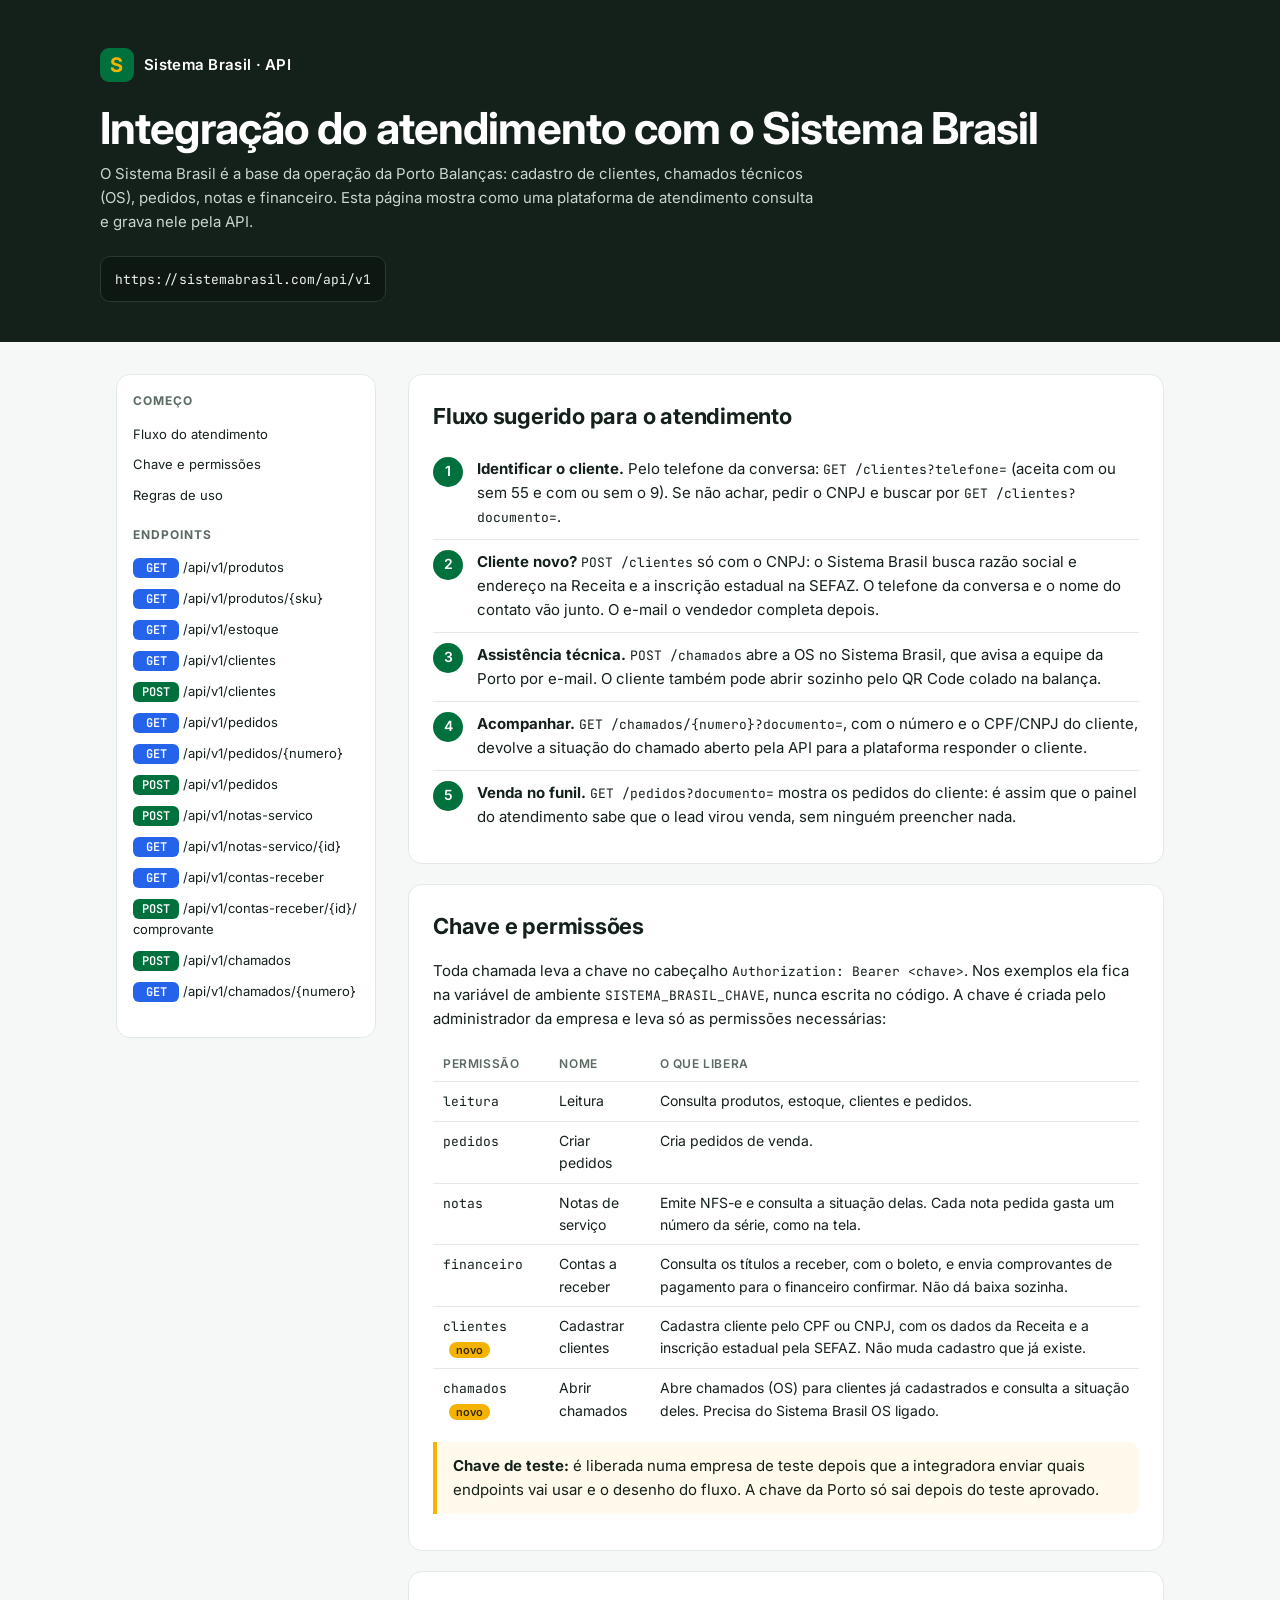
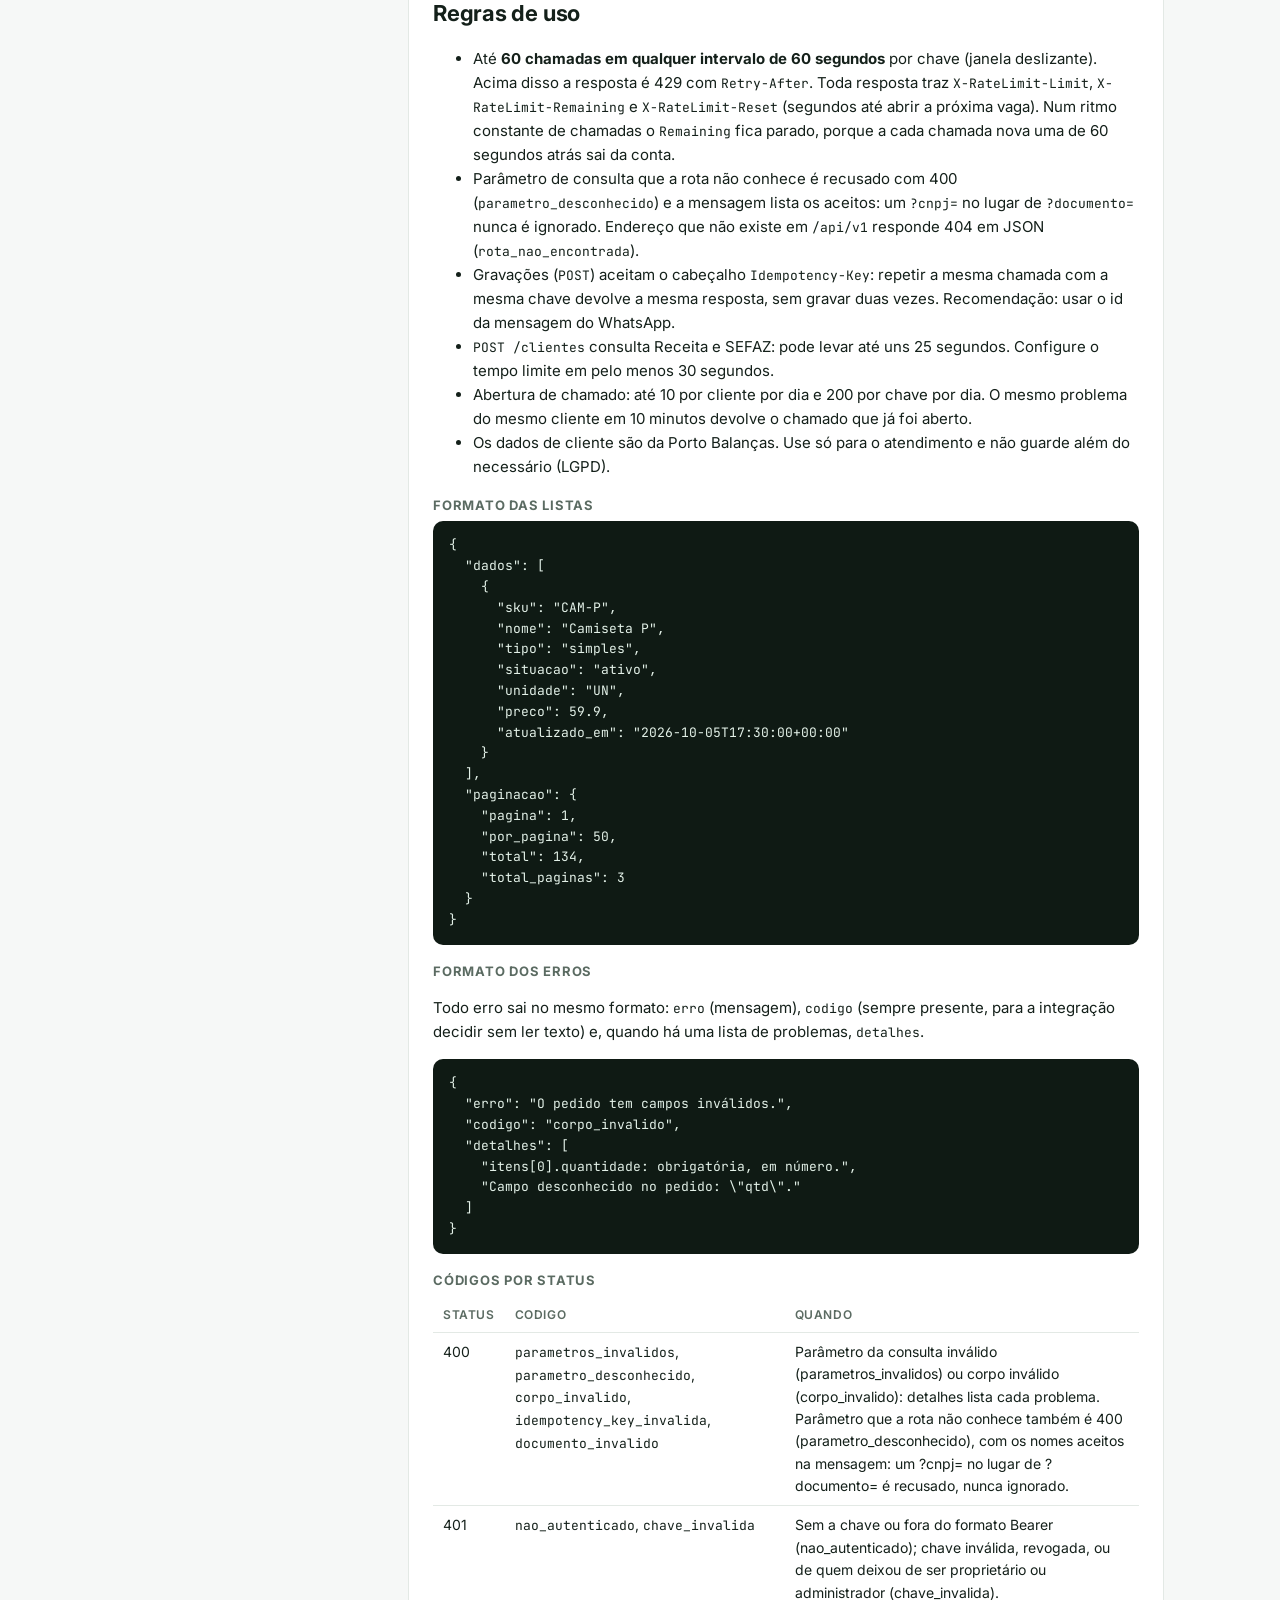
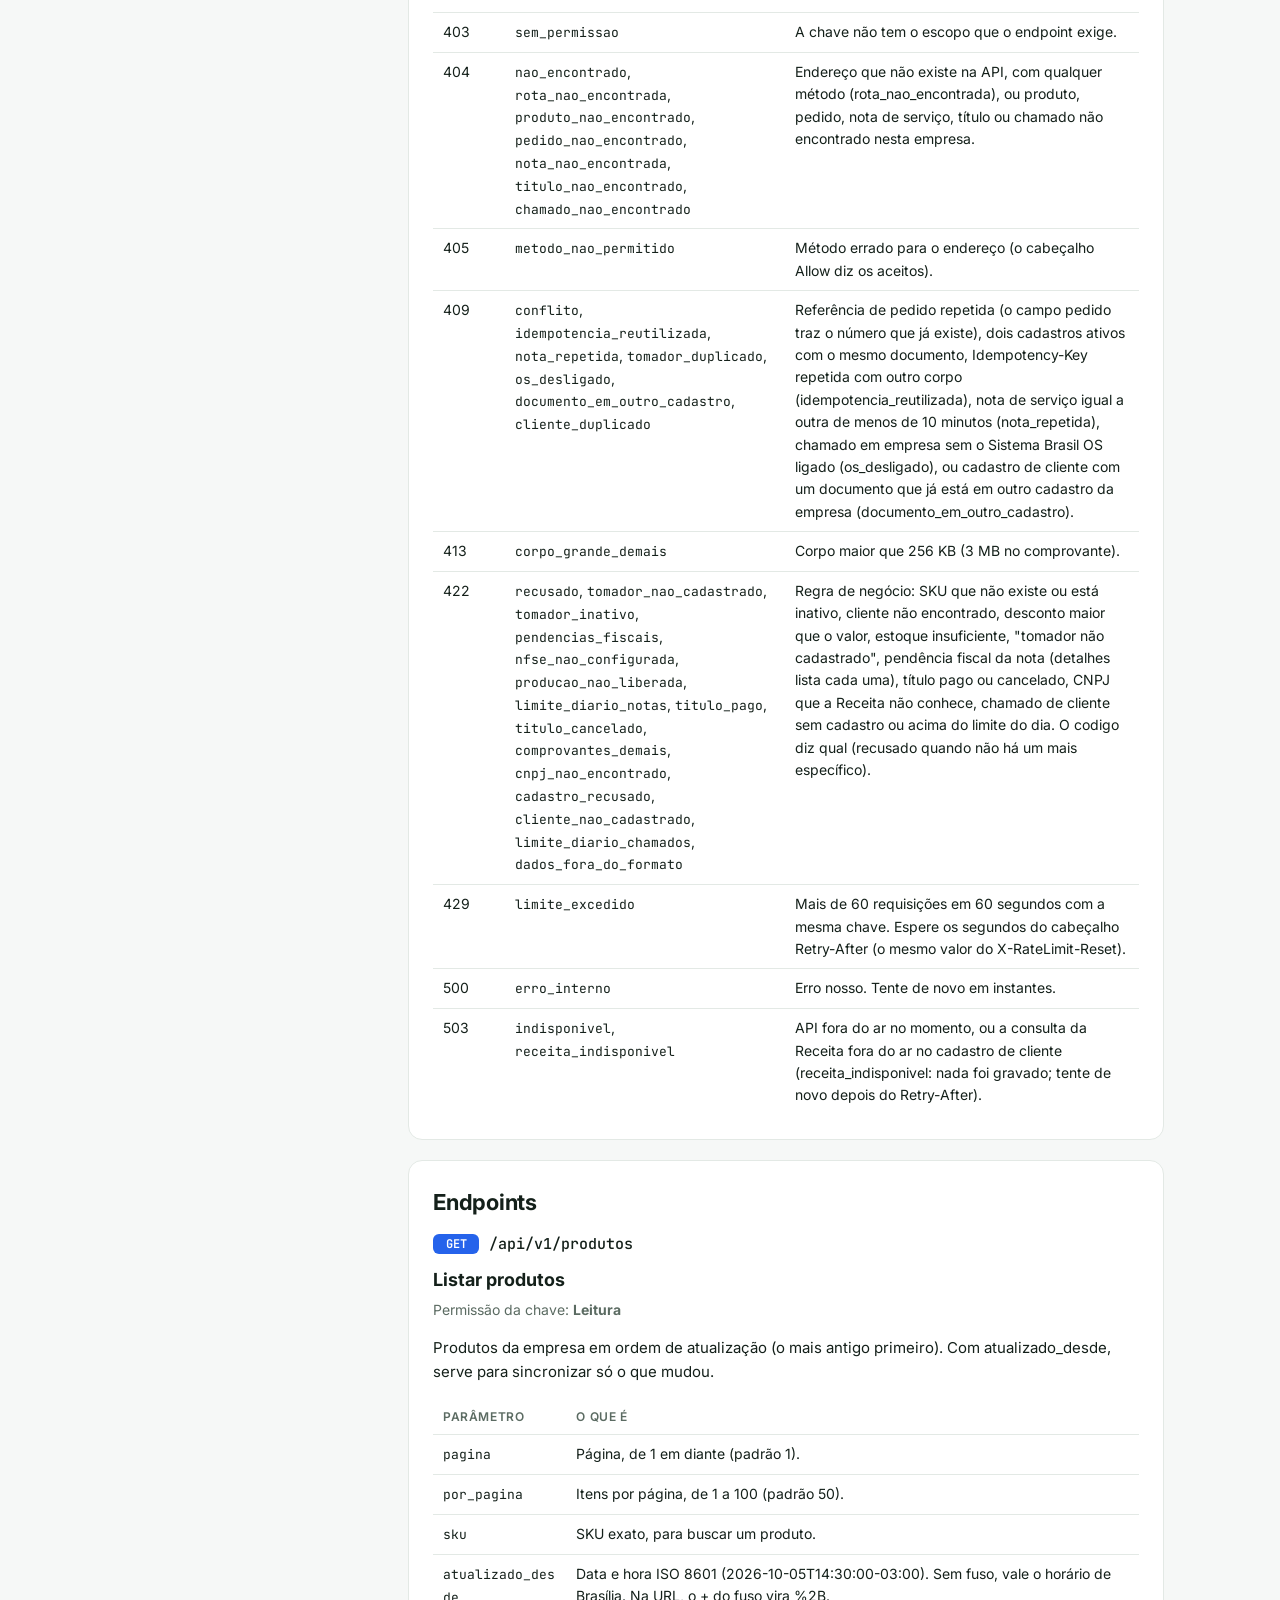
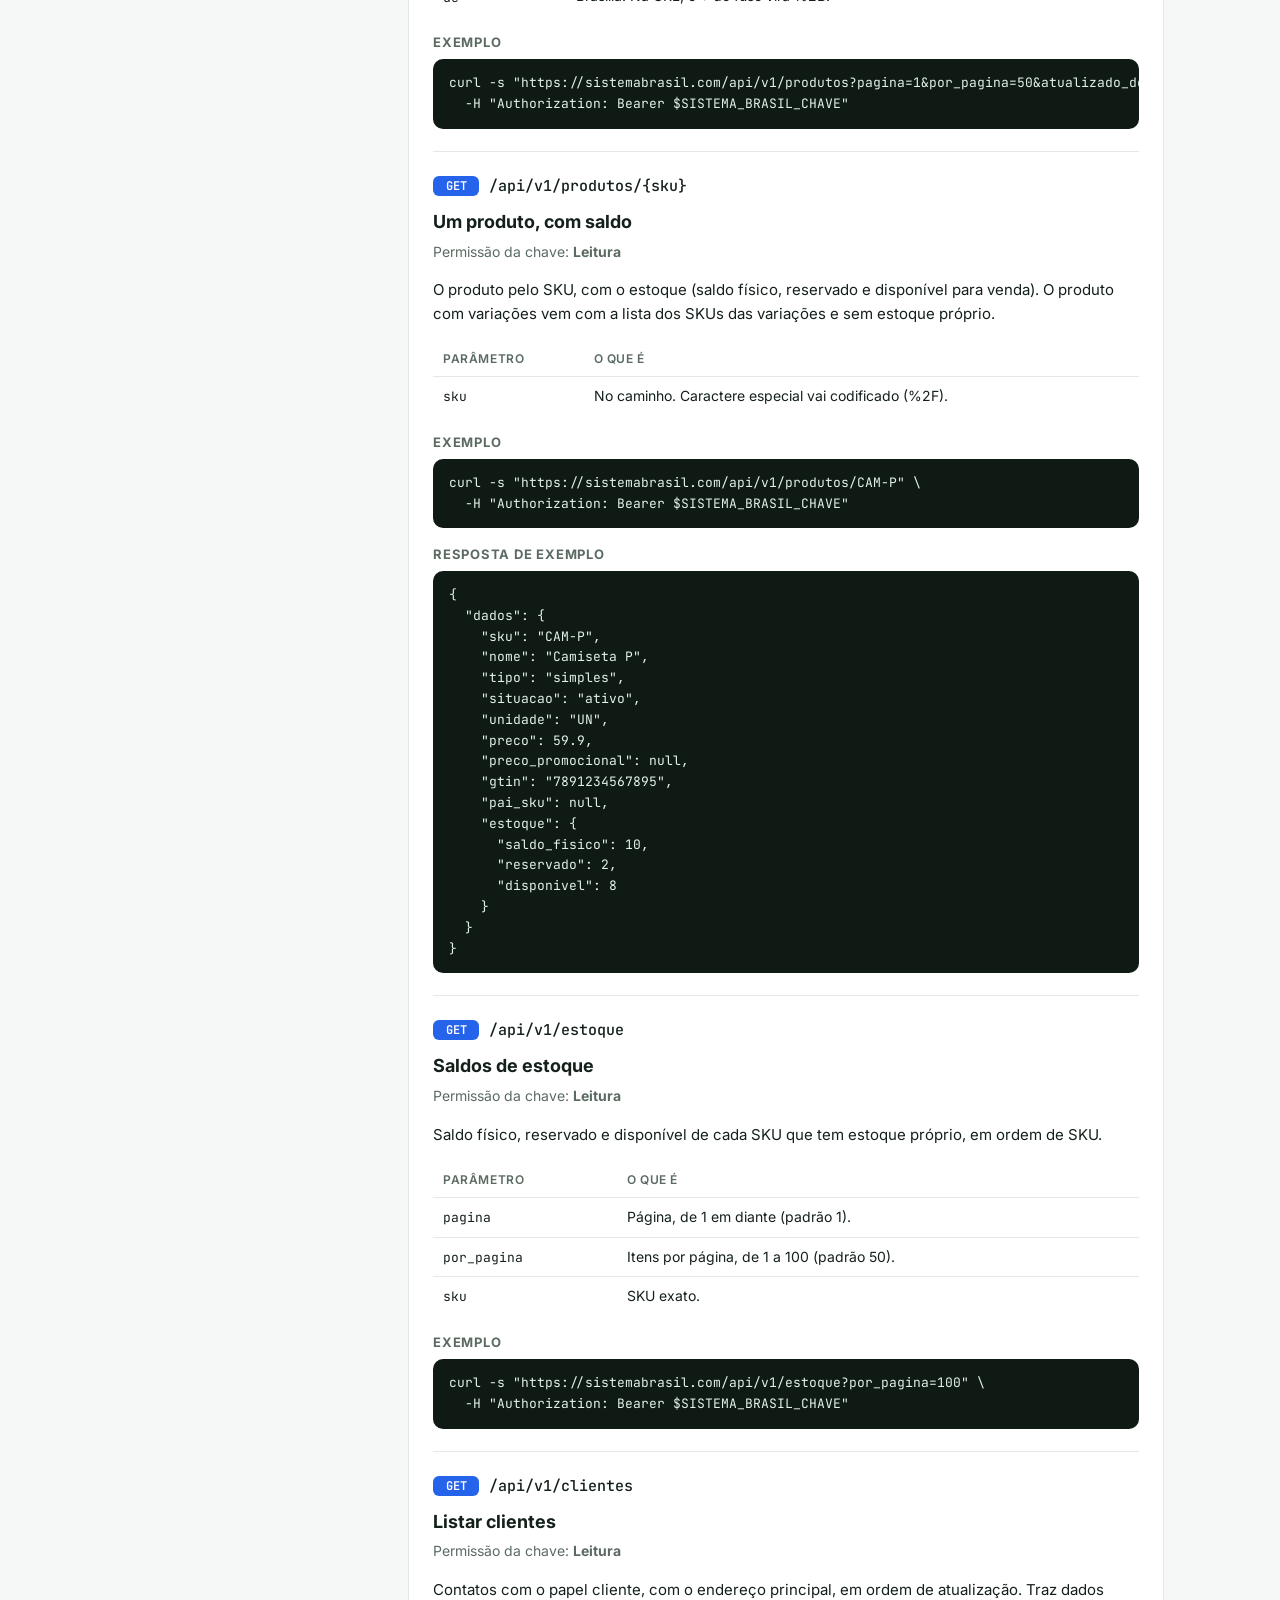
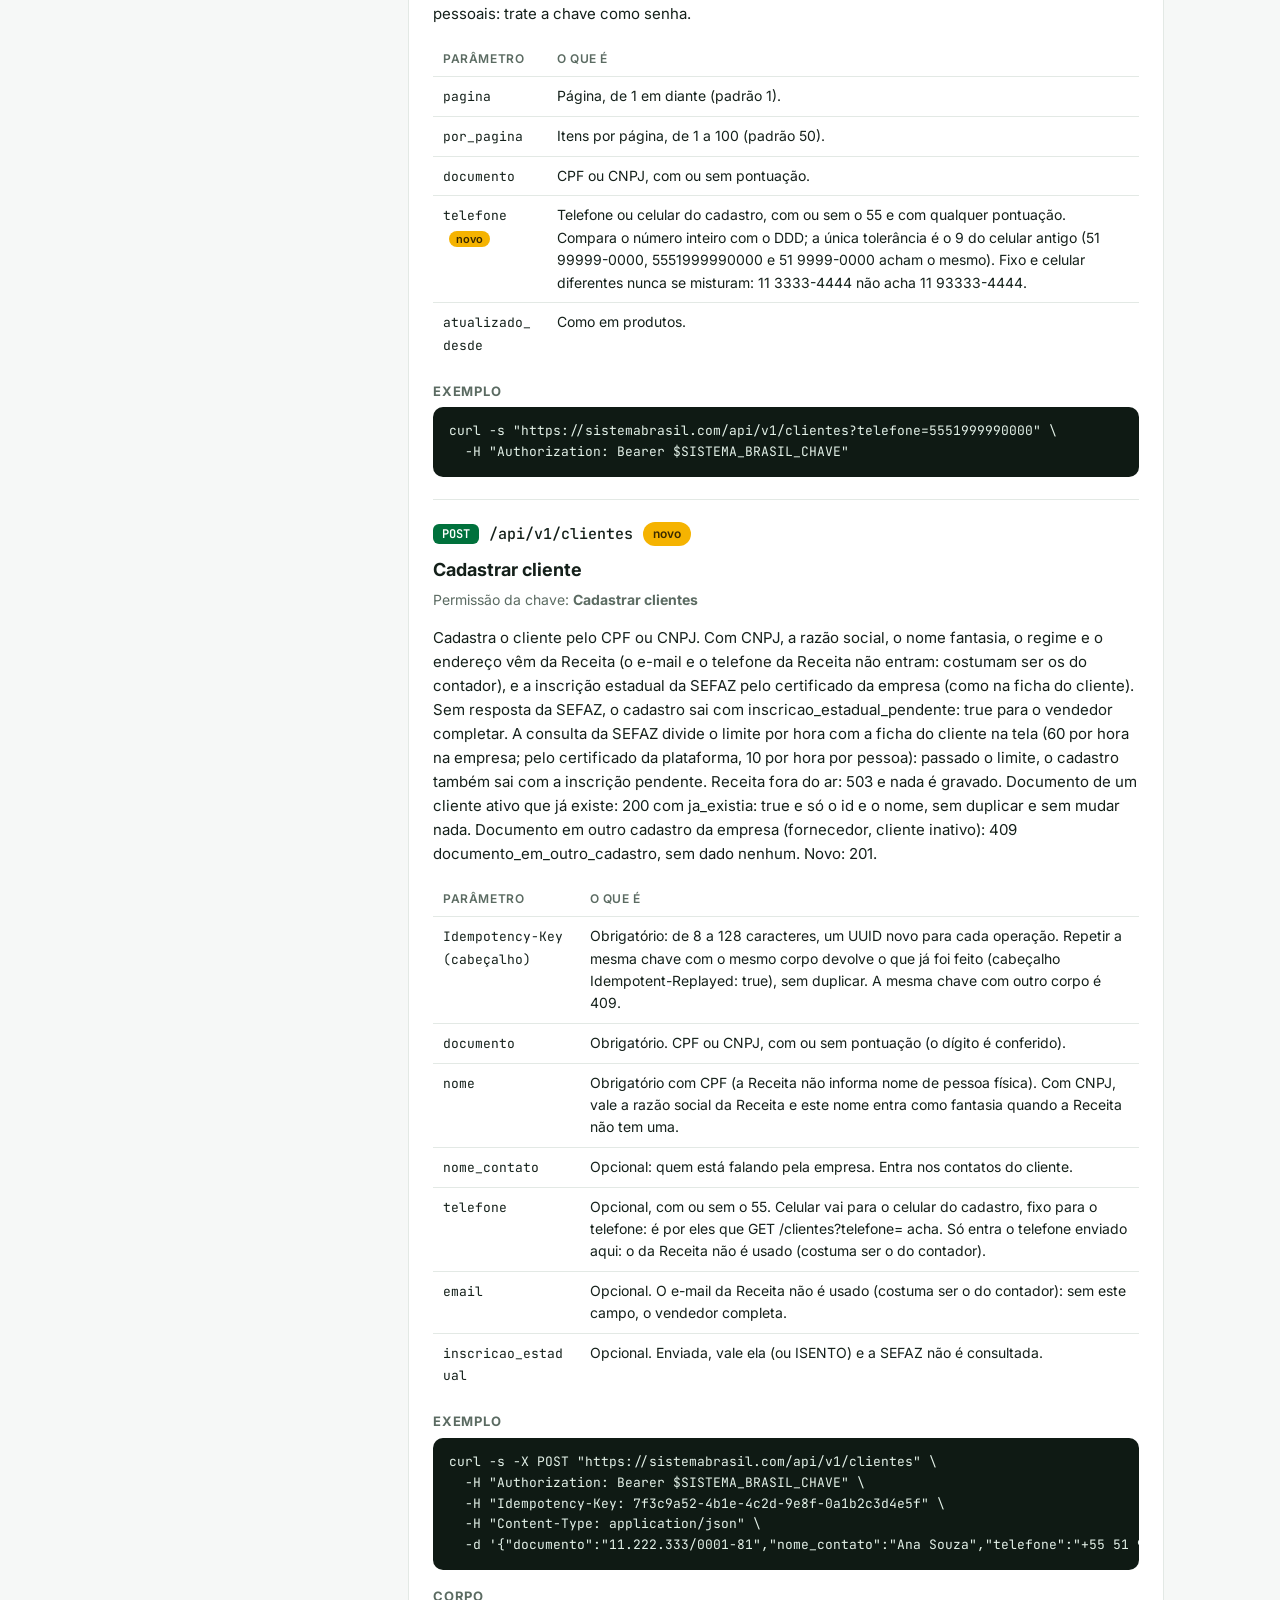
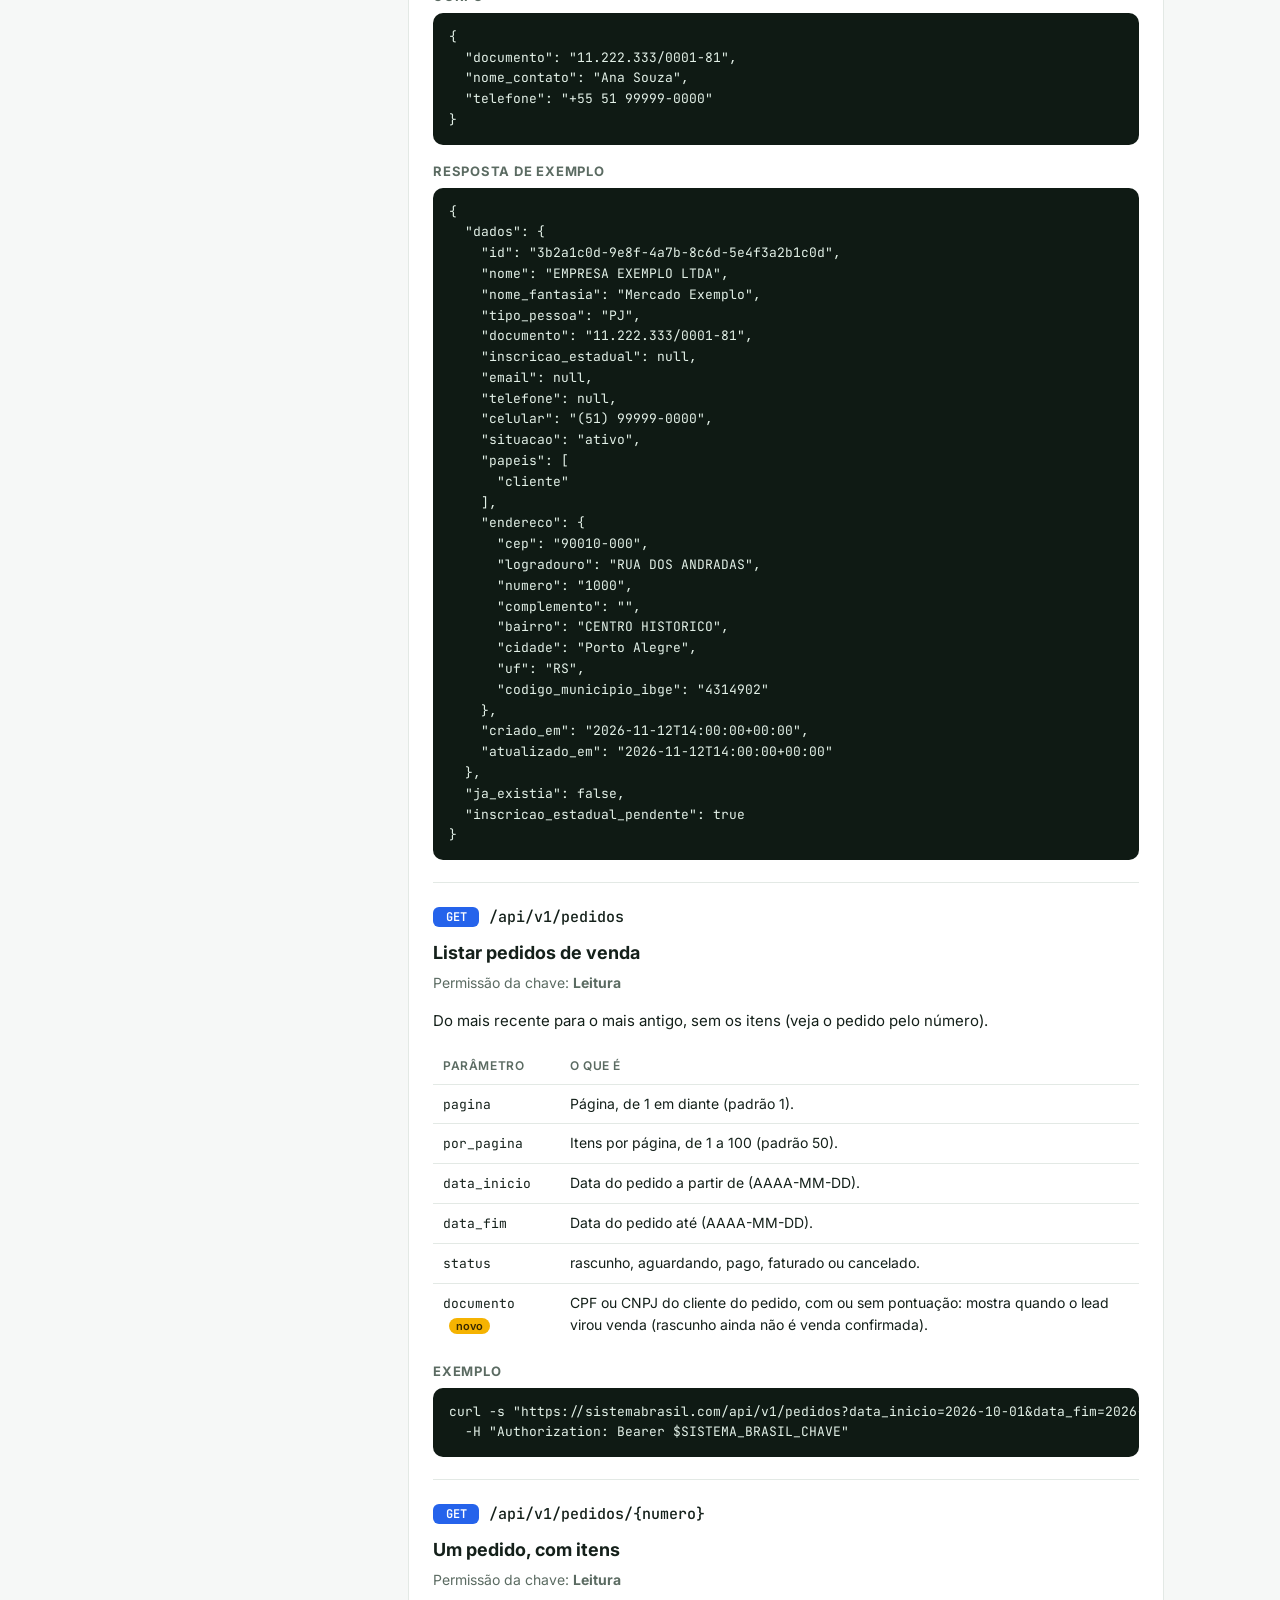
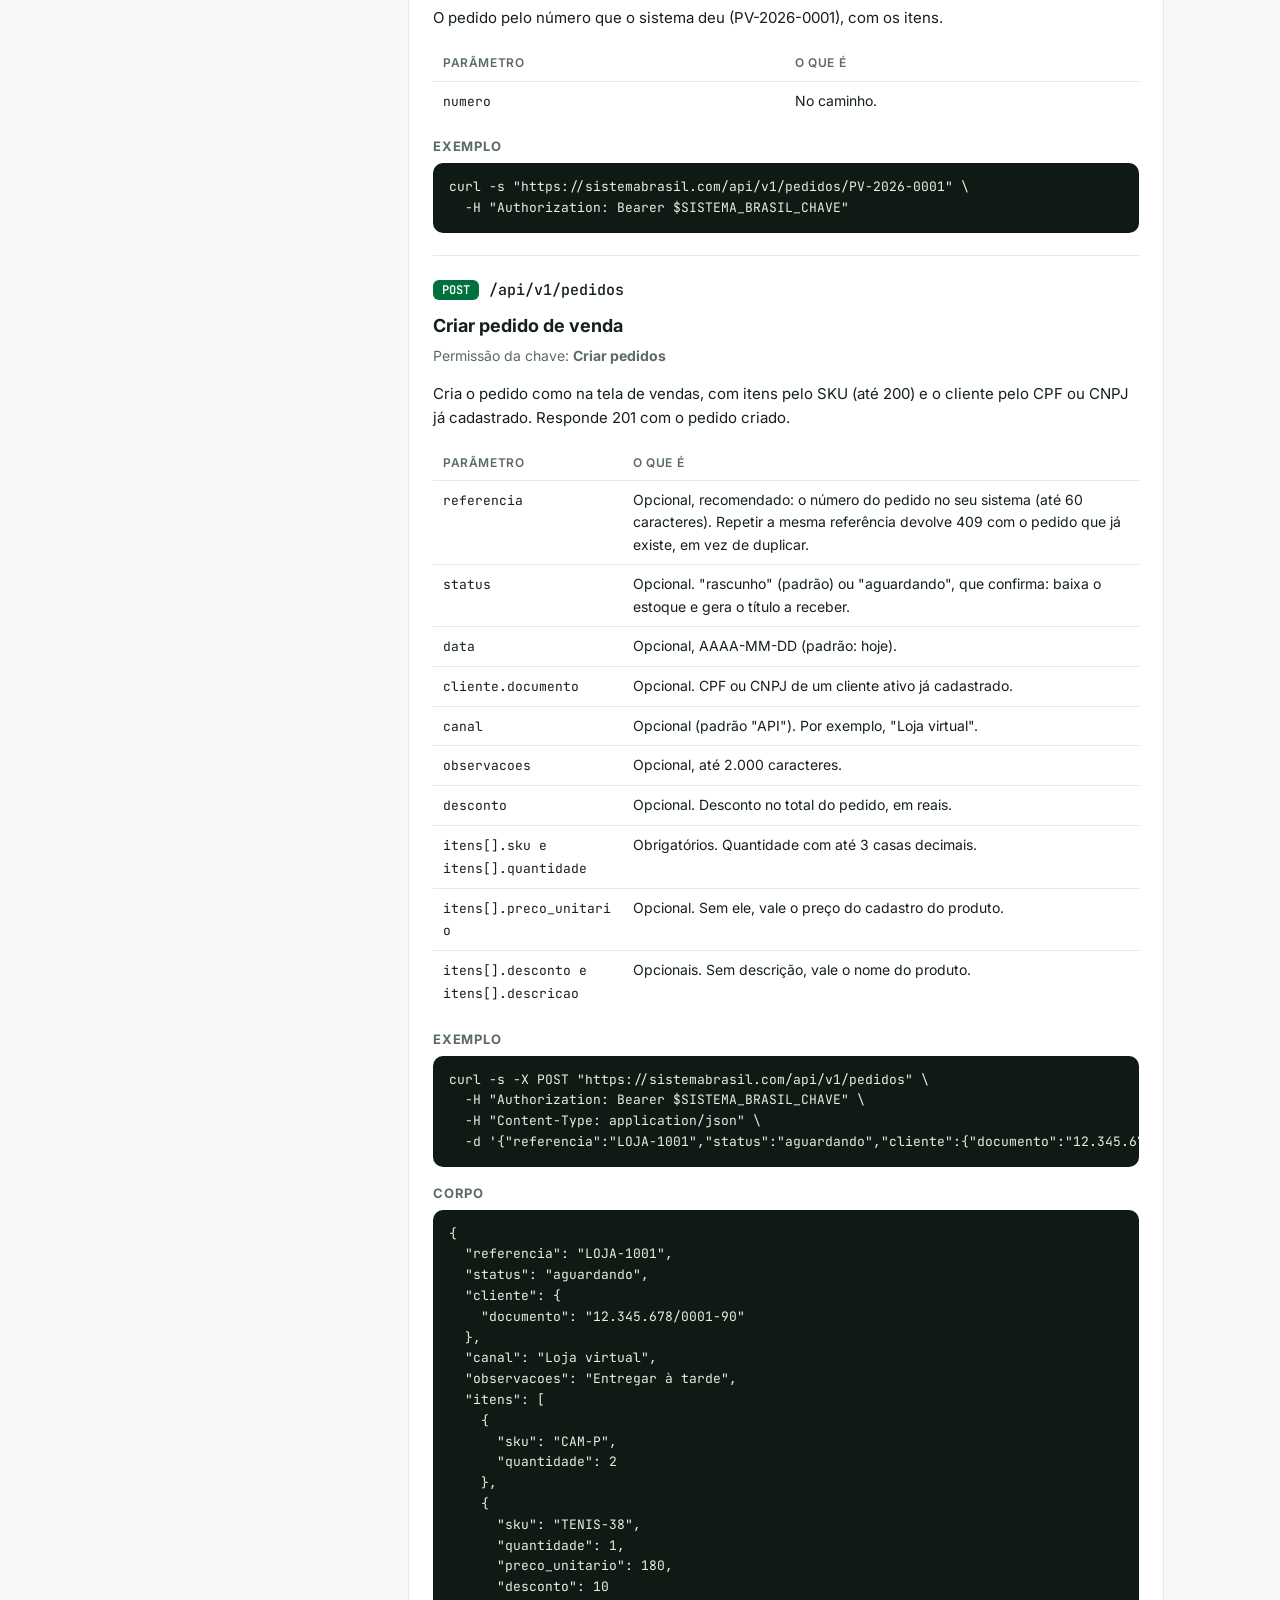
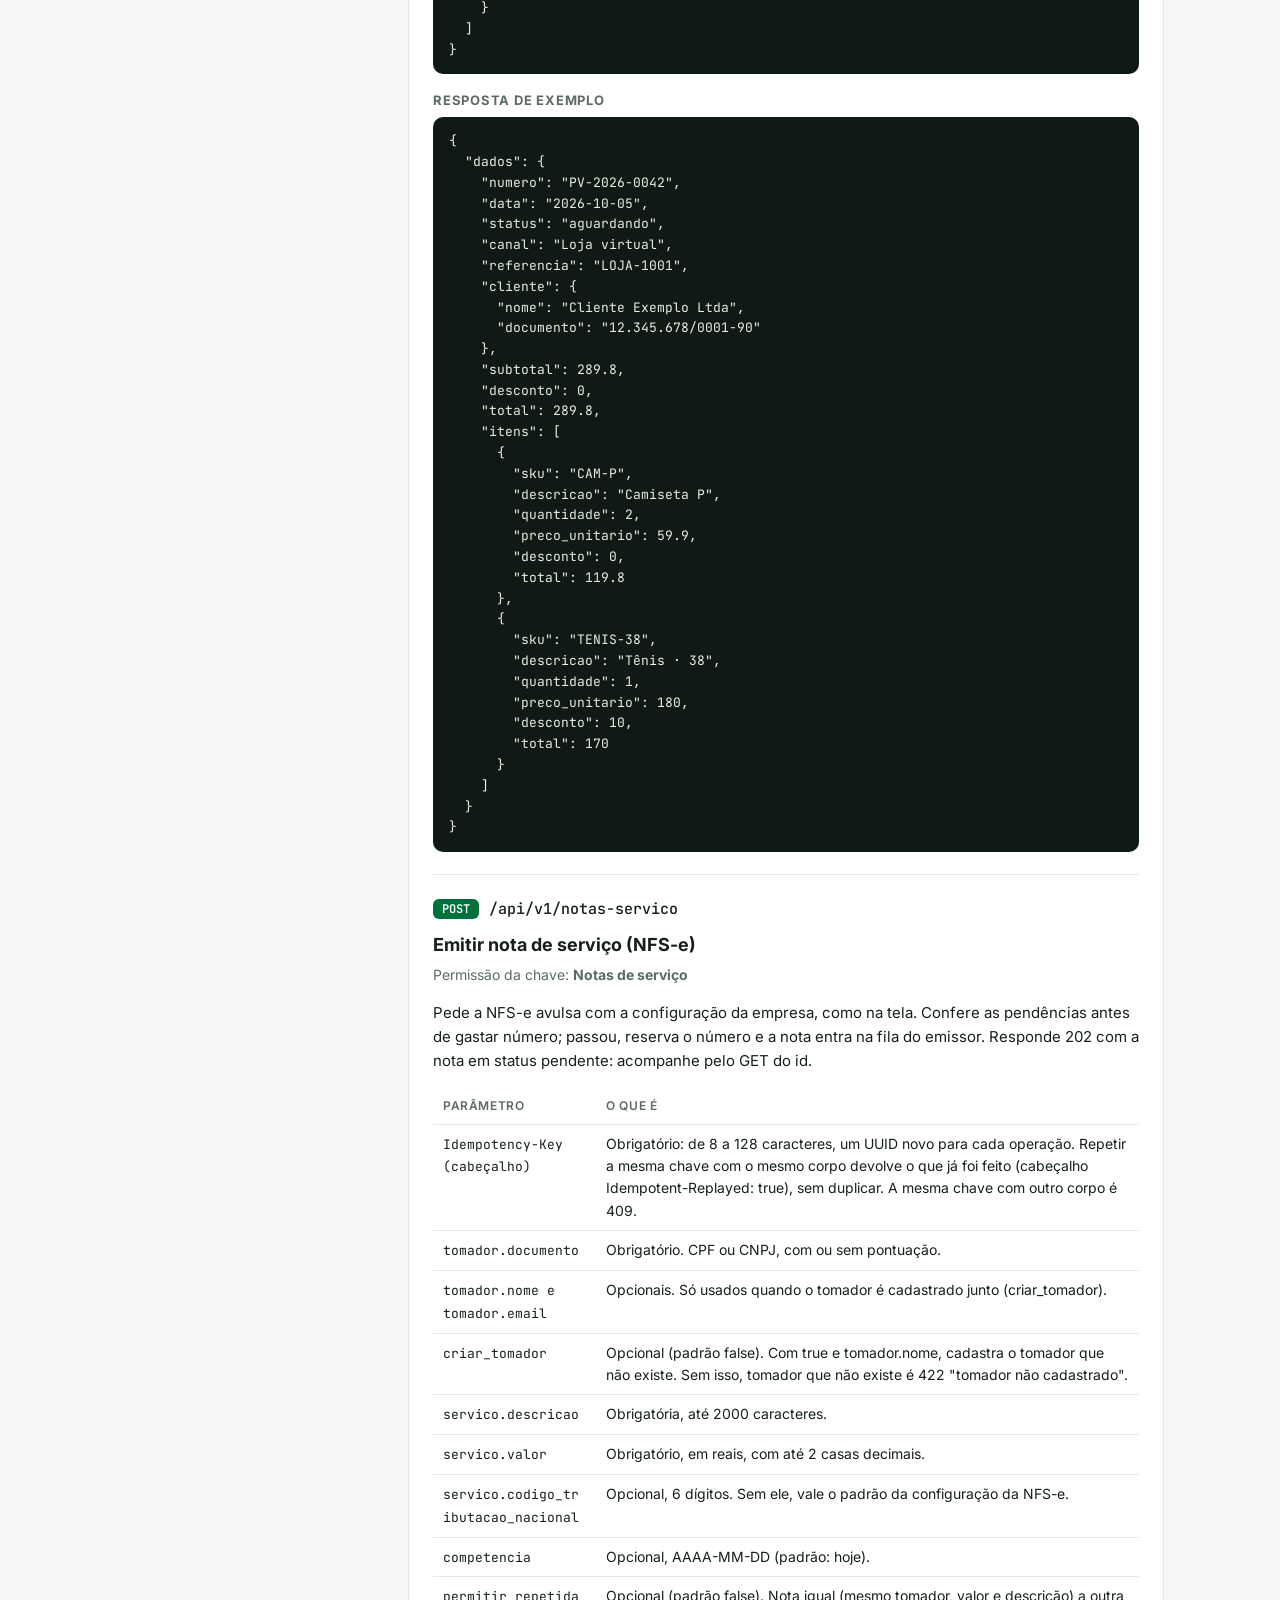
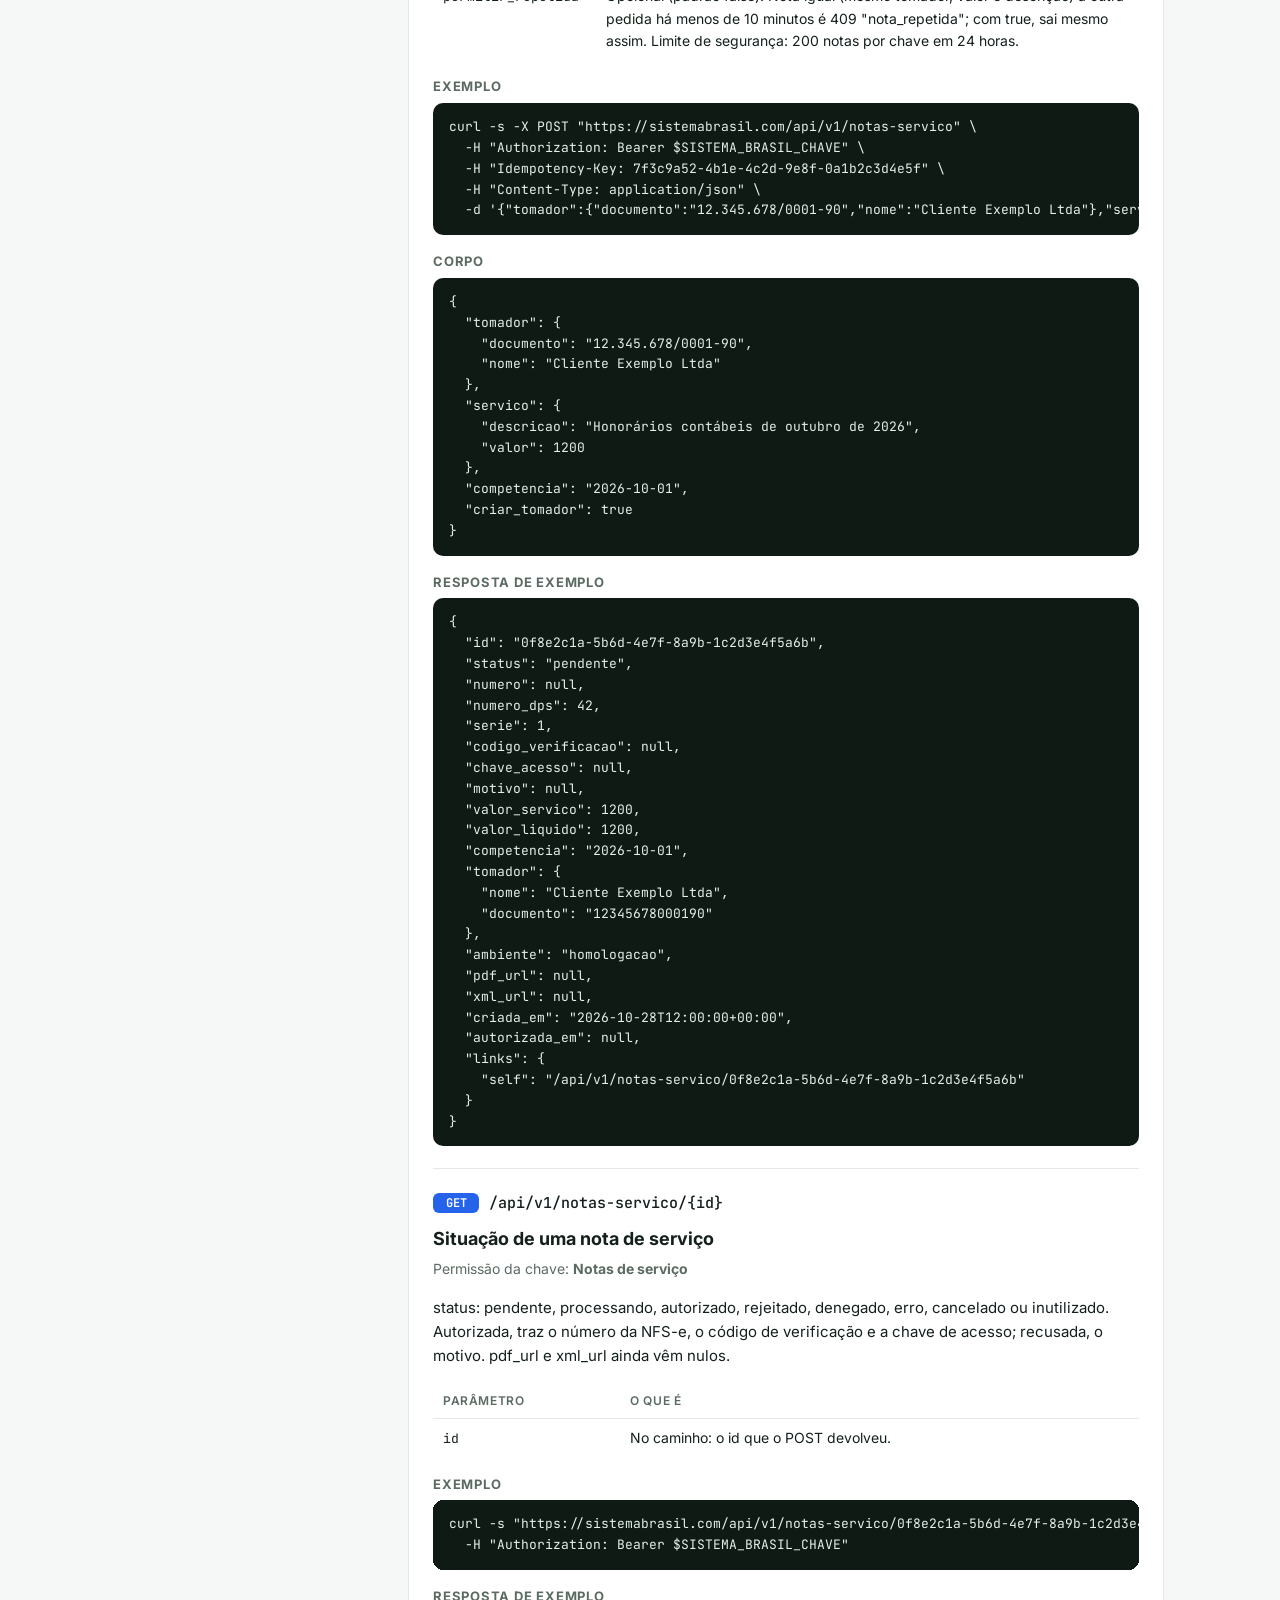
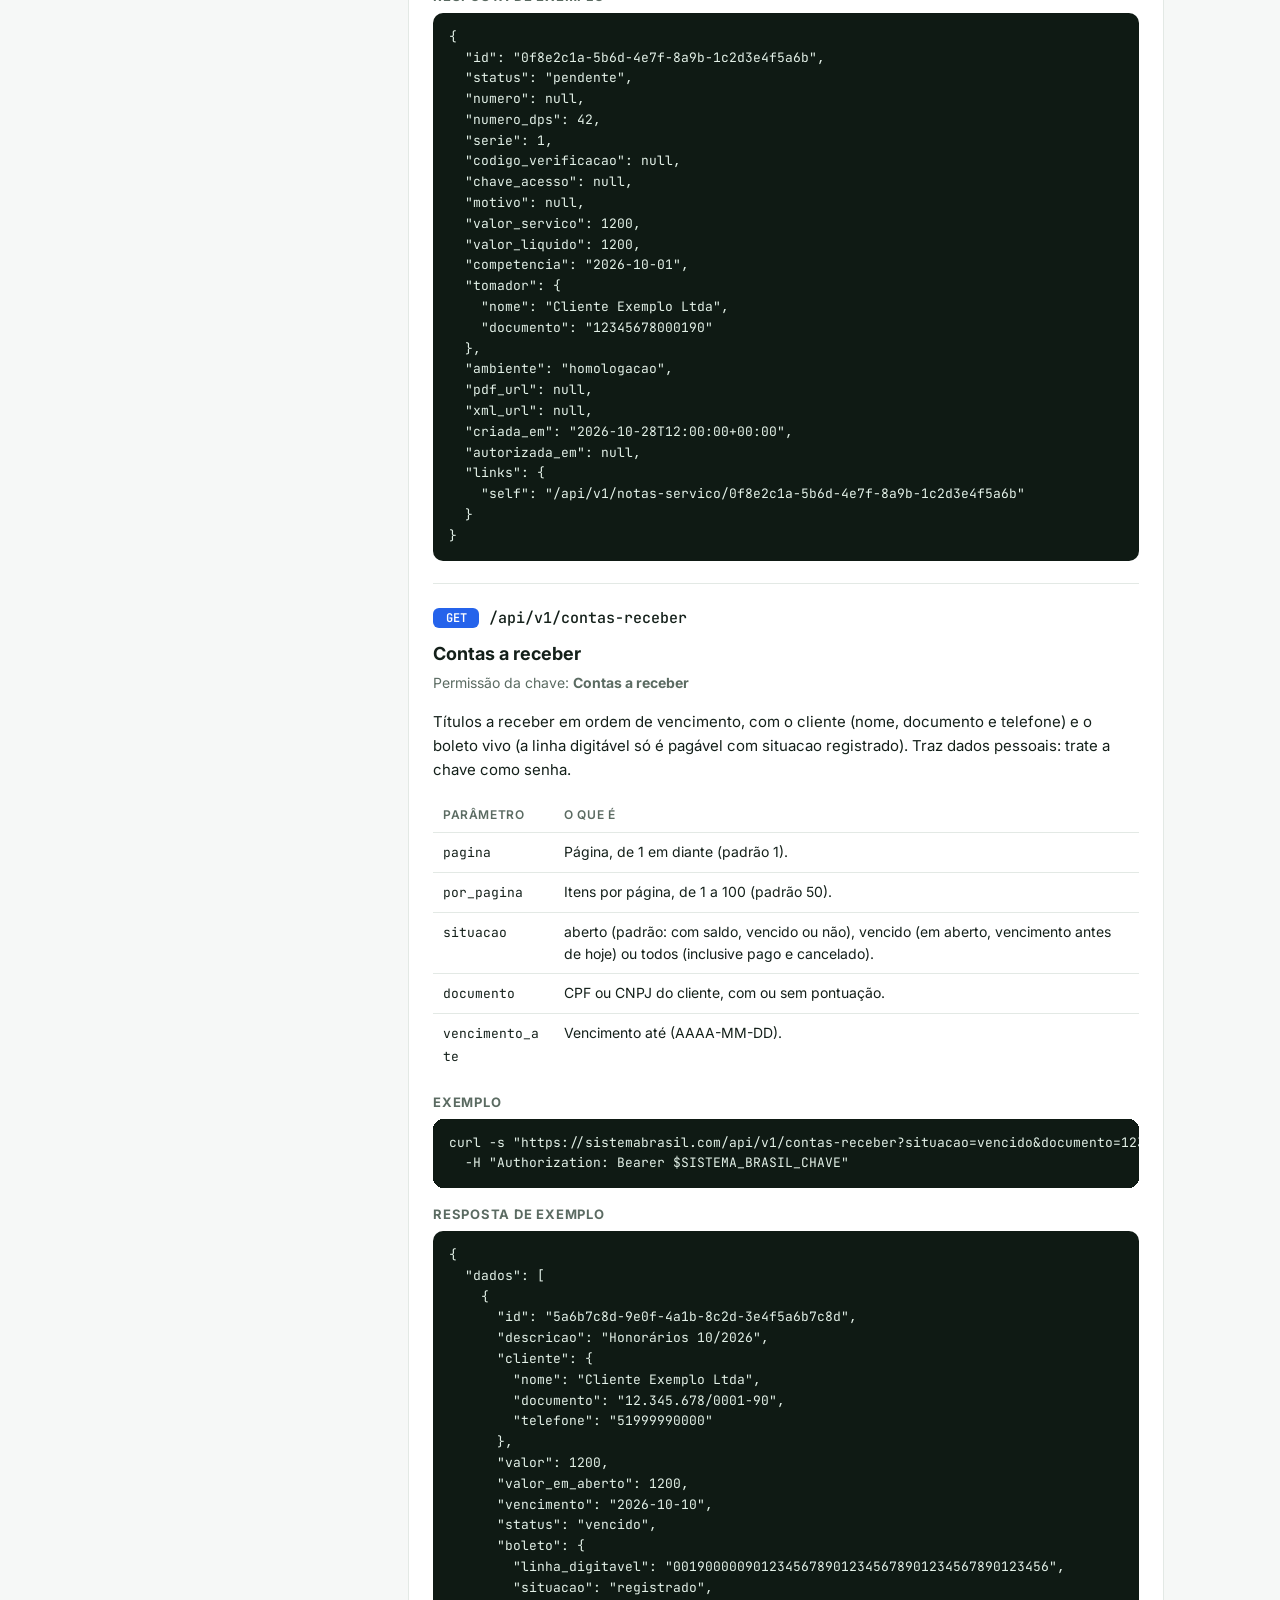
<file: api/index.html>
<!doctype html>
<html lang="pt-BR"><head><meta charset="utf-8"><meta name="viewport" content="width=device-width,initial-scale=1">
<title>API do Sistema Brasil · Integração do atendimento</title>
<meta name="robots" content="noindex">
<link rel="preconnect" href="https://fonts.googleapis.com"><link href="https://fonts.googleapis.com/css2?family=Inter:wght@400;500;600;700&family=JetBrains+Mono:wght@400;500&display=swap" rel="stylesheet">
<style>
:root{--verde:#00713C;--verde2:#0a8f4f;--amarelo:#F5B301;--tinta:#14201a;--suave:#5b6b62;--linha:#e3e9e5;--fundo:#f6f8f7;--card:#fff}
*{box-sizing:border-box} body{margin:0;background:var(--fundo);color:var(--tinta);font:15px/1.6 Inter,system-ui,sans-serif}
a{color:var(--verde)} code,pre{font-family:'JetBrains Mono',ui-monospace,monospace;font-size:13px}
.topo{background:var(--tinta);color:#fff;padding:48px 16px 40px} .topo .in{max-width:1080px;margin:0 auto}
.selo{display:inline-flex;align-items:center;gap:10px;font-weight:600;letter-spacing:.02em} .selo b{display:inline-grid;place-items:center;width:34px;height:34px;border-radius:9px;background:var(--verde);color:var(--amarelo);font-size:20px}
.topo h1{font-size:clamp(28px,4vw,44px);line-height:1.1;margin:22px 0 10px;letter-spacing:-.02em} .topo p{color:#c9d6cf;max-width:720px;margin:0}
.base{margin-top:22px;display:inline-block;background:#0e1813;border:1px solid #2a3a31;border-radius:10px;padding:10px 14px;color:#e8f3ec}
.grade{max-width:1080px;margin:0 auto;padding:32px 16px 80px;display:grid;grid-template-columns:260px minmax(0,1fr);gap:32px} main{min-width:0}
@media(max-width:860px){.grade{grid-template-columns:minmax(0,1fr)} nav.lado{position:static!important}}
td{overflow-wrap:anywhere} .passos li{overflow-wrap:anywhere} p{overflow-wrap:anywhere}
nav.lado{position:sticky;top:16px;align-self:start;background:var(--card);border:1px solid var(--linha);border-radius:14px;padding:16px}
nav.lado h5{margin:0 0 8px;font-size:12px;text-transform:uppercase;letter-spacing:.08em;color:var(--suave)} nav.lado ul{list-style:none;margin:0 0 14px;padding:0} nav.lado li a{display:block;padding:5px 0;text-decoration:none;color:var(--tinta);font-size:13px;word-break:break-all}
section{background:var(--card);border:1px solid var(--linha);border-radius:14px;padding:24px;margin-bottom:20px;overflow-x:auto}
h2{margin:0 0 12px;font-size:22px;letter-spacing:-.01em} h3{margin:10px 0 4px;font-size:18px} h4{margin:16px 0 6px;font-size:13px;text-transform:uppercase;letter-spacing:.06em;color:var(--suave)}
.passos{counter-reset:p;list-style:none;padding:0;margin:0} .passos li{counter-increment:p;position:relative;padding:10px 0 10px 44px;border-top:1px solid var(--linha)} .passos li:first-child{border-top:0}
.passos li::before{content:counter(p);position:absolute;left:0;top:10px;width:30px;height:30px;border-radius:50%;background:var(--verde);color:#fff;display:grid;place-items:center;font-weight:600;font-size:14px}
table{width:100%;border-collapse:collapse;font-size:14px} th,td{text-align:left;padding:8px 10px;border-top:1px solid var(--linha);vertical-align:top} th{color:var(--suave);font-weight:600;font-size:12px;text-transform:uppercase;letter-spacing:.05em;border-top:0}
.ep{border-top:1px solid var(--linha);padding-top:22px;margin-top:22px} .ep:first-of-type{border-top:0;margin-top:0;padding-top:0}
.ep header{display:flex;flex-wrap:wrap;align-items:center;gap:10px} .cam{font-size:15px;font-weight:500}
.met{display:inline-block;min-width:46px;text-align:center;border-radius:6px;padding:2px 7px;font:600 12px 'JetBrains Mono',monospace;color:#fff} .met.get{background:#2563eb} .met.post{background:var(--verde)}
.novo{background:var(--amarelo);color:#3a2a00;border-radius:999px;padding:2px 10px;font-size:12px;font-weight:600} .novo.pequeno{padding:1px 7px;font-size:11px;margin-left:6px}
.perm{color:var(--suave);margin:0 0 6px;font-size:14px}
pre.cod{background:#0f1a14;color:#e3f1e8;border-radius:10px;padding:14px 16px;overflow-x:auto;white-space:pre;margin:6px 0}
.aviso{border-left:4px solid var(--amarelo);background:#fffaeb;padding:12px 16px;border-radius:0 10px 10px 0;margin:12px 0}
footer{max-width:1080px;margin:0 auto;padding:0 16px 40px;color:var(--suave);font-size:13px}
</style></head><body>
<div class="topo"><div class="in">
  <div class="selo"><b>S</b> Sistema Brasil · API</div>
  <h1>Integração do atendimento com o Sistema Brasil</h1>
  <p>O Sistema Brasil é a base da operação da Porto Balanças: cadastro de clientes, chamados técnicos (OS), pedidos, notas e financeiro. Esta página mostra como uma plataforma de atendimento consulta e grava nele pela API.</p>
  <div class="base"><code>https://sistemabrasil.com/api/v1</code></div>
</div></div>
<div class="grade">
<nav class="lado"><h5>Começo</h5><ul><li><a href="#fluxo">Fluxo do atendimento</a></li><li><a href="#acesso">Chave e permissões</a></li><li><a href="#regras">Regras de uso</a></li></ul><h5>Endpoints</h5><ul><li><a href="#produtos"><span class="met get">GET</span> /api/v1/produtos</a></li><li><a href="#produto"><span class="met get">GET</span> /api/v1/produtos/{sku}</a></li><li><a href="#estoque"><span class="met get">GET</span> /api/v1/estoque</a></li><li><a href="#clientes"><span class="met get">GET</span> /api/v1/clientes</a></li><li><a href="#criar-cliente"><span class="met post">POST</span> /api/v1/clientes</a></li><li><a href="#pedidos"><span class="met get">GET</span> /api/v1/pedidos</a></li><li><a href="#pedido"><span class="met get">GET</span> /api/v1/pedidos/{numero}</a></li><li><a href="#criar-pedido"><span class="met post">POST</span> /api/v1/pedidos</a></li><li><a href="#criar-nota-servico"><span class="met post">POST</span> /api/v1/notas-servico</a></li><li><a href="#nota-servico"><span class="met get">GET</span> /api/v1/notas-servico/{id}</a></li><li><a href="#contas-receber"><span class="met get">GET</span> /api/v1/contas-receber</a></li><li><a href="#comprovante"><span class="met post">POST</span> /api/v1/contas-receber/{id}/comprovante</a></li><li><a href="#criar-chamado"><span class="met post">POST</span> /api/v1/chamados</a></li><li><a href="#chamado"><span class="met get">GET</span> /api/v1/chamados/{numero}</a></li></ul></nav>
<main>
<section id="fluxo"><h2>Fluxo sugerido para o atendimento</h2>
<ol class="passos">
<li><strong>Identificar o cliente.</strong> Pelo telefone da conversa: <code>GET /clientes?telefone=</code> (aceita com ou sem 55 e com ou sem o 9). Se não achar, pedir o CNPJ e buscar por <code>GET /clientes?documento=</code>.</li>
<li><strong>Cliente novo?</strong> <code>POST /clientes</code> só com o CNPJ: o Sistema Brasil busca razão social e endereço na Receita e a inscrição estadual na SEFAZ. O telefone da conversa e o nome do contato vão junto. O e-mail o vendedor completa depois.</li>
<li><strong>Assistência técnica.</strong> <code>POST /chamados</code> abre a OS no Sistema Brasil, que avisa a equipe da Porto por e-mail. O cliente também pode abrir sozinho pelo QR Code colado na balança.</li>
<li><strong>Acompanhar.</strong> <code>GET /chamados/{numero}?documento=</code>, com o número e o CPF/CNPJ do cliente, devolve a situação do chamado aberto pela API para a plataforma responder o cliente.</li>
<li><strong>Venda no funil.</strong> <code>GET /pedidos?documento=</code> mostra os pedidos do cliente: é assim que o painel do atendimento sabe que o lead virou venda, sem ninguém preencher nada.</li>
</ol></section>
<section id="acesso"><h2>Chave e permissões</h2>
<p>Toda chamada leva a chave no cabeçalho <code>Authorization: Bearer &lt;chave&gt;</code>. Nos exemplos ela fica na variável de ambiente <code>SISTEMA_BRASIL_CHAVE</code>, nunca escrita no código. A chave é criada pelo administrador da empresa e leva só as permissões necessárias:</p>
<table><thead><tr><th>Permissão</th><th>Nome</th><th>O que libera</th></tr></thead><tbody><tr><td><code>leitura</code></td><td>Leitura</td><td>Consulta produtos, estoque, clientes e pedidos.</td></tr><tr><td><code>pedidos</code></td><td>Criar pedidos</td><td>Cria pedidos de venda.</td></tr><tr><td><code>notas</code></td><td>Notas de serviço</td><td>Emite NFS-e e consulta a situação delas. Cada nota pedida gasta um número da série, como na tela.</td></tr><tr><td><code>financeiro</code></td><td>Contas a receber</td><td>Consulta os títulos a receber, com o boleto, e envia comprovantes de pagamento para o financeiro confirmar. Não dá baixa sozinha.</td></tr><tr><td><code>clientes</code> <span class="novo pequeno">novo</span></td><td>Cadastrar clientes</td><td>Cadastra cliente pelo CPF ou CNPJ, com os dados da Receita e a inscrição estadual pela SEFAZ. Não muda cadastro que já existe.</td></tr><tr><td><code>chamados</code> <span class="novo pequeno">novo</span></td><td>Abrir chamados</td><td>Abre chamados (OS) para clientes já cadastrados e consulta a situação deles. Precisa do Sistema Brasil OS ligado.</td></tr></tbody></table>
<div class="aviso"><strong>Chave de teste:</strong> é liberada numa empresa de teste depois que a integradora enviar quais endpoints vai usar e o desenho do fluxo. A chave da Porto só sai depois do teste aprovado.</div>
</section>
<section id="regras"><h2>Regras de uso</h2>
<ul>
<li>Até <strong>60 chamadas em qualquer intervalo de 60 segundos</strong> por chave (janela deslizante). Acima disso a resposta é 429 com <code>Retry-After</code>. Toda resposta traz <code>X-RateLimit-Limit</code>, <code>X-RateLimit-Remaining</code> e <code>X-RateLimit-Reset</code> (segundos até abrir a próxima vaga). Num ritmo constante de chamadas o <code>Remaining</code> fica parado, porque a cada chamada nova uma de 60 segundos atrás sai da conta.</li>
<li>Parâmetro de consulta que a rota não conhece é recusado com 400 (<code>parametro_desconhecido</code>) e a mensagem lista os aceitos: um <code>?cnpj=</code> no lugar de <code>?documento=</code> nunca é ignorado. Endereço que não existe em <code>/api/v1</code> responde 404 em JSON (<code>rota_nao_encontrada</code>).</li>
<li>Gravações (<code>POST</code>) aceitam o cabeçalho <code>Idempotency-Key</code>: repetir a mesma chamada com a mesma chave devolve a mesma resposta, sem gravar duas vezes. Recomendação: usar o id da mensagem do WhatsApp.</li>
<li><code>POST /clientes</code> consulta Receita e SEFAZ: pode levar até uns 25 segundos. Configure o tempo limite em pelo menos 30 segundos.</li>
<li>Abertura de chamado: até 10 por cliente por dia e 200 por chave por dia. O mesmo problema do mesmo cliente em 10 minutos devolve o chamado que já foi aberto.</li>
<li>Os dados de cliente são da Porto Balanças. Use só para o atendimento e não guarde além do necessário (LGPD).</li>
</ul>
<h4>Formato das listas</h4><pre class="cod"><code>{
  &quot;dados&quot;: [
    {
      &quot;sku&quot;: &quot;CAM-P&quot;,
      &quot;nome&quot;: &quot;Camiseta P&quot;,
      &quot;tipo&quot;: &quot;simples&quot;,
      &quot;situacao&quot;: &quot;ativo&quot;,
      &quot;unidade&quot;: &quot;UN&quot;,
      &quot;preco&quot;: 59.9,
      &quot;atualizado_em&quot;: &quot;2026-10-05T17:30:00+00:00&quot;
    }
  ],
  &quot;paginacao&quot;: {
    &quot;pagina&quot;: 1,
    &quot;por_pagina&quot;: 50,
    &quot;total&quot;: 134,
    &quot;total_paginas&quot;: 3
  }
}</code></pre>
<h4>Formato dos erros</h4>
<p>Todo erro sai no mesmo formato: <code>erro</code> (mensagem), <code>codigo</code> (sempre presente, para a integração decidir sem ler texto) e, quando há uma lista de problemas, <code>detalhes</code>.</p>
<pre class="cod"><code>{
  &quot;erro&quot;: &quot;O pedido tem campos inválidos.&quot;,
  &quot;codigo&quot;: &quot;corpo_invalido&quot;,
  &quot;detalhes&quot;: [
    &quot;itens[0].quantidade: obrigatória, em número.&quot;,
    &quot;Campo desconhecido no pedido: \&quot;qtd\&quot;.&quot;
  ]
}</code></pre>
<h4>Códigos por status</h4>
<table class="params"><thead><tr><th>Status</th><th>codigo</th><th>Quando</th></tr></thead><tbody><tr><td>400</td><td><code>parametros_invalidos</code>, <code>parametro_desconhecido</code>, <code>corpo_invalido</code>, <code>idempotency_key_invalida</code>, <code>documento_invalido</code></td><td>Parâmetro da consulta inválido (parametros_invalidos) ou corpo inválido (corpo_invalido): detalhes lista cada problema. Parâmetro que a rota não conhece também é 400 (parametro_desconhecido), com os nomes aceitos na mensagem: um ?cnpj= no lugar de ?documento= é recusado, nunca ignorado.</td></tr><tr><td>401</td><td><code>nao_autenticado</code>, <code>chave_invalida</code></td><td>Sem a chave ou fora do formato Bearer (nao_autenticado); chave inválida, revogada, ou de quem deixou de ser proprietário ou administrador (chave_invalida).</td></tr><tr><td>403</td><td><code>sem_permissao</code></td><td>A chave não tem o escopo que o endpoint exige.</td></tr><tr><td>404</td><td><code>nao_encontrado</code>, <code>rota_nao_encontrada</code>, <code>produto_nao_encontrado</code>, <code>pedido_nao_encontrado</code>, <code>nota_nao_encontrada</code>, <code>titulo_nao_encontrado</code>, <code>chamado_nao_encontrado</code></td><td>Endereço que não existe na API, com qualquer método (rota_nao_encontrada), ou produto, pedido, nota de serviço, título ou chamado não encontrado nesta empresa.</td></tr><tr><td>405</td><td><code>metodo_nao_permitido</code></td><td>Método errado para o endereço (o cabeçalho Allow diz os aceitos).</td></tr><tr><td>409</td><td><code>conflito</code>, <code>idempotencia_reutilizada</code>, <code>nota_repetida</code>, <code>tomador_duplicado</code>, <code>os_desligado</code>, <code>documento_em_outro_cadastro</code>, <code>cliente_duplicado</code></td><td>Referência de pedido repetida (o campo pedido traz o número que já existe), dois cadastros ativos com o mesmo documento, Idempotency-Key repetida com outro corpo (idempotencia_reutilizada), nota de serviço igual a outra de menos de 10 minutos (nota_repetida), chamado em empresa sem o Sistema Brasil OS ligado (os_desligado), ou cadastro de cliente com um documento que já está em outro cadastro da empresa (documento_em_outro_cadastro).</td></tr><tr><td>413</td><td><code>corpo_grande_demais</code></td><td>Corpo maior que 256 KB (3 MB no comprovante).</td></tr><tr><td>422</td><td><code>recusado</code>, <code>tomador_nao_cadastrado</code>, <code>tomador_inativo</code>, <code>pendencias_fiscais</code>, <code>nfse_nao_configurada</code>, <code>producao_nao_liberada</code>, <code>limite_diario_notas</code>, <code>titulo_pago</code>, <code>titulo_cancelado</code>, <code>comprovantes_demais</code>, <code>cnpj_nao_encontrado</code>, <code>cadastro_recusado</code>, <code>cliente_nao_cadastrado</code>, <code>limite_diario_chamados</code>, <code>dados_fora_do_formato</code></td><td>Regra de negócio: SKU que não existe ou está inativo, cliente não encontrado, desconto maior que o valor, estoque insuficiente, &quot;tomador não cadastrado&quot;, pendência fiscal da nota (detalhes lista cada uma), título pago ou cancelado, CNPJ que a Receita não conhece, chamado de cliente sem cadastro ou acima do limite do dia. O codigo diz qual (recusado quando não há um mais específico).</td></tr><tr><td>429</td><td><code>limite_excedido</code></td><td>Mais de 60 requisições em 60 segundos com a mesma chave. Espere os segundos do cabeçalho Retry-After (o mesmo valor do X-RateLimit-Reset).</td></tr><tr><td>500</td><td><code>erro_interno</code></td><td>Erro nosso. Tente de novo em instantes.</td></tr><tr><td>503</td><td><code>indisponivel</code>, <code>receita_indisponivel</code></td><td>API fora do ar no momento, ou a consulta da Receita fora do ar no cadastro de cliente (receita_indisponivel: nada foi gravado; tente de novo depois do Retry-After).</td></tr></tbody></table>
</section>
<section id="endpoints"><h2>Endpoints</h2>
<article class="ep" id="produtos">
  <header><span class="met get">GET</span><code class="cam">/api/v1/produtos</code></header>
  <h3>Listar produtos</h3>
  <p class="perm">Permissão da chave: <strong>Leitura</strong></p>
  <p>Produtos da empresa em ordem de atualização (o mais antigo primeiro). Com atualizado_desde, serve para sincronizar só o que mudou.</p>
  <table class="params"><thead><tr><th>Parâmetro</th><th>O que é</th></tr></thead><tbody><tr><td><code>pagina</code></td><td>Página, de 1 em diante (padrão 1).</td></tr><tr><td><code>por_pagina</code></td><td>Itens por página, de 1 a 100 (padrão 50).</td></tr><tr><td><code>sku</code></td><td>SKU exato, para buscar um produto.</td></tr><tr><td><code>atualizado_desde</code></td><td>Data e hora ISO 8601 (2026-10-05T14:30:00-03:00). Sem fuso, vale o horário de Brasília. Na URL, o + do fuso vira %2B.</td></tr></tbody></table>
  <h4>Exemplo</h4>
  <pre class="cod"><code>curl -s &quot;https://sistemabrasil.com/api/v1/produtos?pagina=1&amp;por_pagina=50&amp;atualizado_desde=2026-10-01&quot; \
  -H &quot;Authorization: Bearer $SISTEMA_BRASIL_CHAVE&quot;</code></pre>
  
</article>
<article class="ep" id="produto">
  <header><span class="met get">GET</span><code class="cam">/api/v1/produtos/{sku}</code></header>
  <h3>Um produto, com saldo</h3>
  <p class="perm">Permissão da chave: <strong>Leitura</strong></p>
  <p>O produto pelo SKU, com o estoque (saldo físico, reservado e disponível para venda). O produto com variações vem com a lista dos SKUs das variações e sem estoque próprio.</p>
  <table class="params"><thead><tr><th>Parâmetro</th><th>O que é</th></tr></thead><tbody><tr><td><code>sku</code></td><td>No caminho. Caractere especial vai codificado (%2F).</td></tr></tbody></table>
  <h4>Exemplo</h4>
  <pre class="cod"><code>curl -s &quot;https://sistemabrasil.com/api/v1/produtos/CAM-P&quot; \
  -H &quot;Authorization: Bearer $SISTEMA_BRASIL_CHAVE&quot;</code></pre>
  <h4>Resposta de exemplo</h4><pre class="cod"><code>{
  &quot;dados&quot;: {
    &quot;sku&quot;: &quot;CAM-P&quot;,
    &quot;nome&quot;: &quot;Camiseta P&quot;,
    &quot;tipo&quot;: &quot;simples&quot;,
    &quot;situacao&quot;: &quot;ativo&quot;,
    &quot;unidade&quot;: &quot;UN&quot;,
    &quot;preco&quot;: 59.9,
    &quot;preco_promocional&quot;: null,
    &quot;gtin&quot;: &quot;7891234567895&quot;,
    &quot;pai_sku&quot;: null,
    &quot;estoque&quot;: {
      &quot;saldo_fisico&quot;: 10,
      &quot;reservado&quot;: 2,
      &quot;disponivel&quot;: 8
    }
  }
}</code></pre>
</article>
<article class="ep" id="estoque">
  <header><span class="met get">GET</span><code class="cam">/api/v1/estoque</code></header>
  <h3>Saldos de estoque</h3>
  <p class="perm">Permissão da chave: <strong>Leitura</strong></p>
  <p>Saldo físico, reservado e disponível de cada SKU que tem estoque próprio, em ordem de SKU.</p>
  <table class="params"><thead><tr><th>Parâmetro</th><th>O que é</th></tr></thead><tbody><tr><td><code>pagina</code></td><td>Página, de 1 em diante (padrão 1).</td></tr><tr><td><code>por_pagina</code></td><td>Itens por página, de 1 a 100 (padrão 50).</td></tr><tr><td><code>sku</code></td><td>SKU exato.</td></tr></tbody></table>
  <h4>Exemplo</h4>
  <pre class="cod"><code>curl -s &quot;https://sistemabrasil.com/api/v1/estoque?por_pagina=100&quot; \
  -H &quot;Authorization: Bearer $SISTEMA_BRASIL_CHAVE&quot;</code></pre>
  
</article>
<article class="ep" id="clientes">
  <header><span class="met get">GET</span><code class="cam">/api/v1/clientes</code></header>
  <h3>Listar clientes</h3>
  <p class="perm">Permissão da chave: <strong>Leitura</strong></p>
  <p>Contatos com o papel cliente, com o endereço principal, em ordem de atualização. Traz dados pessoais: trate a chave como senha.</p>
  <table class="params"><thead><tr><th>Parâmetro</th><th>O que é</th></tr></thead><tbody><tr><td><code>pagina</code></td><td>Página, de 1 em diante (padrão 1).</td></tr><tr><td><code>por_pagina</code></td><td>Itens por página, de 1 a 100 (padrão 50).</td></tr><tr><td><code>documento</code></td><td>CPF ou CNPJ, com ou sem pontuação.</td></tr><tr><td><code>telefone</code> <span class="novo pequeno">novo</span></td><td>Telefone ou celular do cadastro, com ou sem o 55 e com qualquer pontuação. Compara o número inteiro com o DDD; a única tolerância é o 9 do celular antigo (51 99999-0000, 5551999990000 e 51 9999-0000 acham o mesmo). Fixo e celular diferentes nunca se misturam: 11 3333-4444 não acha 11 93333-4444.</td></tr><tr><td><code>atualizado_desde</code></td><td>Como em produtos.</td></tr></tbody></table>
  <h4>Exemplo</h4>
  <pre class="cod"><code>curl -s &quot;https://sistemabrasil.com/api/v1/clientes?telefone=5551999990000&quot; \
  -H &quot;Authorization: Bearer $SISTEMA_BRASIL_CHAVE&quot;</code></pre>
  
</article>
<article class="ep" id="criar-cliente">
  <header><span class="met post">POST</span><code class="cam">/api/v1/clientes</code><span class="novo">novo</span></header>
  <h3>Cadastrar cliente</h3>
  <p class="perm">Permissão da chave: <strong>Cadastrar clientes</strong></p>
  <p>Cadastra o cliente pelo CPF ou CNPJ. Com CNPJ, a razão social, o nome fantasia, o regime e o endereço vêm da Receita (o e-mail e o telefone da Receita não entram: costumam ser os do contador), e a inscrição estadual da SEFAZ pelo certificado da empresa (como na ficha do cliente). Sem resposta da SEFAZ, o cadastro sai com inscricao_estadual_pendente: true para o vendedor completar. A consulta da SEFAZ divide o limite por hora com a ficha do cliente na tela (60 por hora na empresa; pelo certificado da plataforma, 10 por hora por pessoa): passado o limite, o cadastro também sai com a inscrição pendente. Receita fora do ar: 503 e nada é gravado. Documento de um cliente ativo que já existe: 200 com ja_existia: true e só o id e o nome, sem duplicar e sem mudar nada. Documento em outro cadastro da empresa (fornecedor, cliente inativo): 409 documento_em_outro_cadastro, sem dado nenhum. Novo: 201.</p>
  <table class="params"><thead><tr><th>Parâmetro</th><th>O que é</th></tr></thead><tbody><tr><td><code>Idempotency-Key (cabeçalho)</code></td><td>Obrigatório: de 8 a 128 caracteres, um UUID novo para cada operação. Repetir a mesma chave com o mesmo corpo devolve o que já foi feito (cabeçalho Idempotent-Replayed: true), sem duplicar. A mesma chave com outro corpo é 409.</td></tr><tr><td><code>documento</code></td><td>Obrigatório. CPF ou CNPJ, com ou sem pontuação (o dígito é conferido).</td></tr><tr><td><code>nome</code></td><td>Obrigatório com CPF (a Receita não informa nome de pessoa física). Com CNPJ, vale a razão social da Receita e este nome entra como fantasia quando a Receita não tem uma.</td></tr><tr><td><code>nome_contato</code></td><td>Opcional: quem está falando pela empresa. Entra nos contatos do cliente.</td></tr><tr><td><code>telefone</code></td><td>Opcional, com ou sem o 55. Celular vai para o celular do cadastro, fixo para o telefone: é por eles que GET /clientes?telefone= acha. Só entra o telefone enviado aqui: o da Receita não é usado (costuma ser o do contador).</td></tr><tr><td><code>email</code></td><td>Opcional. O e-mail da Receita não é usado (costuma ser o do contador): sem este campo, o vendedor completa.</td></tr><tr><td><code>inscricao_estadual</code></td><td>Opcional. Enviada, vale ela (ou ISENTO) e a SEFAZ não é consultada.</td></tr></tbody></table>
  <h4>Exemplo</h4>
  <pre class="cod"><code>curl -s -X POST &quot;https://sistemabrasil.com/api/v1/clientes&quot; \
  -H &quot;Authorization: Bearer $SISTEMA_BRASIL_CHAVE&quot; \
  -H &quot;Idempotency-Key: 7f3c9a52-4b1e-4c2d-9e8f-0a1b2c3d4e5f&quot; \
  -H &quot;Content-Type: application/json&quot; \
  -d &#x27;{&quot;documento&quot;:&quot;11.222.333/0001-81&quot;,&quot;nome_contato&quot;:&quot;Ana Souza&quot;,&quot;telefone&quot;:&quot;+55 51 99999-0000&quot;}&#x27;</code></pre>
  <h4>Corpo</h4><pre class="cod"><code>{
  &quot;documento&quot;: &quot;11.222.333/0001-81&quot;,
  &quot;nome_contato&quot;: &quot;Ana Souza&quot;,
  &quot;telefone&quot;: &quot;+55 51 99999-0000&quot;
}</code></pre><h4>Resposta de exemplo</h4><pre class="cod"><code>{
  &quot;dados&quot;: {
    &quot;id&quot;: &quot;3b2a1c0d-9e8f-4a7b-8c6d-5e4f3a2b1c0d&quot;,
    &quot;nome&quot;: &quot;EMPRESA EXEMPLO LTDA&quot;,
    &quot;nome_fantasia&quot;: &quot;Mercado Exemplo&quot;,
    &quot;tipo_pessoa&quot;: &quot;PJ&quot;,
    &quot;documento&quot;: &quot;11.222.333/0001-81&quot;,
    &quot;inscricao_estadual&quot;: null,
    &quot;email&quot;: null,
    &quot;telefone&quot;: null,
    &quot;celular&quot;: &quot;(51) 99999-0000&quot;,
    &quot;situacao&quot;: &quot;ativo&quot;,
    &quot;papeis&quot;: [
      &quot;cliente&quot;
    ],
    &quot;endereco&quot;: {
      &quot;cep&quot;: &quot;90010-000&quot;,
      &quot;logradouro&quot;: &quot;RUA DOS ANDRADAS&quot;,
      &quot;numero&quot;: &quot;1000&quot;,
      &quot;complemento&quot;: &quot;&quot;,
      &quot;bairro&quot;: &quot;CENTRO HISTORICO&quot;,
      &quot;cidade&quot;: &quot;Porto Alegre&quot;,
      &quot;uf&quot;: &quot;RS&quot;,
      &quot;codigo_municipio_ibge&quot;: &quot;4314902&quot;
    },
    &quot;criado_em&quot;: &quot;2026-11-12T14:00:00+00:00&quot;,
    &quot;atualizado_em&quot;: &quot;2026-11-12T14:00:00+00:00&quot;
  },
  &quot;ja_existia&quot;: false,
  &quot;inscricao_estadual_pendente&quot;: true
}</code></pre>
</article>
<article class="ep" id="pedidos">
  <header><span class="met get">GET</span><code class="cam">/api/v1/pedidos</code></header>
  <h3>Listar pedidos de venda</h3>
  <p class="perm">Permissão da chave: <strong>Leitura</strong></p>
  <p>Do mais recente para o mais antigo, sem os itens (veja o pedido pelo número).</p>
  <table class="params"><thead><tr><th>Parâmetro</th><th>O que é</th></tr></thead><tbody><tr><td><code>pagina</code></td><td>Página, de 1 em diante (padrão 1).</td></tr><tr><td><code>por_pagina</code></td><td>Itens por página, de 1 a 100 (padrão 50).</td></tr><tr><td><code>data_inicio</code></td><td>Data do pedido a partir de (AAAA-MM-DD).</td></tr><tr><td><code>data_fim</code></td><td>Data do pedido até (AAAA-MM-DD).</td></tr><tr><td><code>status</code></td><td>rascunho, aguardando, pago, faturado ou cancelado.</td></tr><tr><td><code>documento</code> <span class="novo pequeno">novo</span></td><td>CPF ou CNPJ do cliente do pedido, com ou sem pontuação: mostra quando o lead virou venda (rascunho ainda não é venda confirmada).</td></tr></tbody></table>
  <h4>Exemplo</h4>
  <pre class="cod"><code>curl -s &quot;https://sistemabrasil.com/api/v1/pedidos?data_inicio=2026-10-01&amp;data_fim=2026-10-31&amp;status=aguardando&quot; \
  -H &quot;Authorization: Bearer $SISTEMA_BRASIL_CHAVE&quot;</code></pre>
  
</article>
<article class="ep" id="pedido">
  <header><span class="met get">GET</span><code class="cam">/api/v1/pedidos/{numero}</code></header>
  <h3>Um pedido, com itens</h3>
  <p class="perm">Permissão da chave: <strong>Leitura</strong></p>
  <p>O pedido pelo número que o sistema deu (PV-2026-0001), com os itens.</p>
  <table class="params"><thead><tr><th>Parâmetro</th><th>O que é</th></tr></thead><tbody><tr><td><code>numero</code></td><td>No caminho.</td></tr></tbody></table>
  <h4>Exemplo</h4>
  <pre class="cod"><code>curl -s &quot;https://sistemabrasil.com/api/v1/pedidos/PV-2026-0001&quot; \
  -H &quot;Authorization: Bearer $SISTEMA_BRASIL_CHAVE&quot;</code></pre>
  
</article>
<article class="ep" id="criar-pedido">
  <header><span class="met post">POST</span><code class="cam">/api/v1/pedidos</code></header>
  <h3>Criar pedido de venda</h3>
  <p class="perm">Permissão da chave: <strong>Criar pedidos</strong></p>
  <p>Cria o pedido como na tela de vendas, com itens pelo SKU (até 200) e o cliente pelo CPF ou CNPJ já cadastrado. Responde 201 com o pedido criado.</p>
  <table class="params"><thead><tr><th>Parâmetro</th><th>O que é</th></tr></thead><tbody><tr><td><code>referencia</code></td><td>Opcional, recomendado: o número do pedido no seu sistema (até 60 caracteres). Repetir a mesma referência devolve 409 com o pedido que já existe, em vez de duplicar.</td></tr><tr><td><code>status</code></td><td>Opcional. &quot;rascunho&quot; (padrão) ou &quot;aguardando&quot;, que confirma: baixa o estoque e gera o título a receber.</td></tr><tr><td><code>data</code></td><td>Opcional, AAAA-MM-DD (padrão: hoje).</td></tr><tr><td><code>cliente.documento</code></td><td>Opcional. CPF ou CNPJ de um cliente ativo já cadastrado.</td></tr><tr><td><code>canal</code></td><td>Opcional (padrão &quot;API&quot;). Por exemplo, &quot;Loja virtual&quot;.</td></tr><tr><td><code>observacoes</code></td><td>Opcional, até 2.000 caracteres.</td></tr><tr><td><code>desconto</code></td><td>Opcional. Desconto no total do pedido, em reais.</td></tr><tr><td><code>itens[].sku e itens[].quantidade</code></td><td>Obrigatórios. Quantidade com até 3 casas decimais.</td></tr><tr><td><code>itens[].preco_unitario</code></td><td>Opcional. Sem ele, vale o preço do cadastro do produto.</td></tr><tr><td><code>itens[].desconto e itens[].descricao</code></td><td>Opcionais. Sem descrição, vale o nome do produto.</td></tr></tbody></table>
  <h4>Exemplo</h4>
  <pre class="cod"><code>curl -s -X POST &quot;https://sistemabrasil.com/api/v1/pedidos&quot; \
  -H &quot;Authorization: Bearer $SISTEMA_BRASIL_CHAVE&quot; \
  -H &quot;Content-Type: application/json&quot; \
  -d &#x27;{&quot;referencia&quot;:&quot;LOJA-1001&quot;,&quot;status&quot;:&quot;aguardando&quot;,&quot;cliente&quot;:{&quot;documento&quot;:&quot;12.345.678/0001-90&quot;},&quot;canal&quot;:&quot;Loja virtual&quot;,&quot;observacoes&quot;:&quot;Entregar à tarde&quot;,&quot;itens&quot;:[{&quot;sku&quot;:&quot;CAM-P&quot;,&quot;quantidade&quot;:2},{&quot;sku&quot;:&quot;TENIS-38&quot;,&quot;quantidade&quot;:1,&quot;preco_unitario&quot;:180,&quot;desconto&quot;:10}]}&#x27;</code></pre>
  <h4>Corpo</h4><pre class="cod"><code>{
  &quot;referencia&quot;: &quot;LOJA-1001&quot;,
  &quot;status&quot;: &quot;aguardando&quot;,
  &quot;cliente&quot;: {
    &quot;documento&quot;: &quot;12.345.678/0001-90&quot;
  },
  &quot;canal&quot;: &quot;Loja virtual&quot;,
  &quot;observacoes&quot;: &quot;Entregar à tarde&quot;,
  &quot;itens&quot;: [
    {
      &quot;sku&quot;: &quot;CAM-P&quot;,
      &quot;quantidade&quot;: 2
    },
    {
      &quot;sku&quot;: &quot;TENIS-38&quot;,
      &quot;quantidade&quot;: 1,
      &quot;preco_unitario&quot;: 180,
      &quot;desconto&quot;: 10
    }
  ]
}</code></pre><h4>Resposta de exemplo</h4><pre class="cod"><code>{
  &quot;dados&quot;: {
    &quot;numero&quot;: &quot;PV-2026-0042&quot;,
    &quot;data&quot;: &quot;2026-10-05&quot;,
    &quot;status&quot;: &quot;aguardando&quot;,
    &quot;canal&quot;: &quot;Loja virtual&quot;,
    &quot;referencia&quot;: &quot;LOJA-1001&quot;,
    &quot;cliente&quot;: {
      &quot;nome&quot;: &quot;Cliente Exemplo Ltda&quot;,
      &quot;documento&quot;: &quot;12.345.678/0001-90&quot;
    },
    &quot;subtotal&quot;: 289.8,
    &quot;desconto&quot;: 0,
    &quot;total&quot;: 289.8,
    &quot;itens&quot;: [
      {
        &quot;sku&quot;: &quot;CAM-P&quot;,
        &quot;descricao&quot;: &quot;Camiseta P&quot;,
        &quot;quantidade&quot;: 2,
        &quot;preco_unitario&quot;: 59.9,
        &quot;desconto&quot;: 0,
        &quot;total&quot;: 119.8
      },
      {
        &quot;sku&quot;: &quot;TENIS-38&quot;,
        &quot;descricao&quot;: &quot;Tênis · 38&quot;,
        &quot;quantidade&quot;: 1,
        &quot;preco_unitario&quot;: 180,
        &quot;desconto&quot;: 10,
        &quot;total&quot;: 170
      }
    ]
  }
}</code></pre>
</article>
<article class="ep" id="criar-nota-servico">
  <header><span class="met post">POST</span><code class="cam">/api/v1/notas-servico</code></header>
  <h3>Emitir nota de serviço (NFS-e)</h3>
  <p class="perm">Permissão da chave: <strong>Notas de serviço</strong></p>
  <p>Pede a NFS-e avulsa com a configuração da empresa, como na tela. Confere as pendências antes de gastar número; passou, reserva o número e a nota entra na fila do emissor. Responde 202 com a nota em status pendente: acompanhe pelo GET do id.</p>
  <table class="params"><thead><tr><th>Parâmetro</th><th>O que é</th></tr></thead><tbody><tr><td><code>Idempotency-Key (cabeçalho)</code></td><td>Obrigatório: de 8 a 128 caracteres, um UUID novo para cada operação. Repetir a mesma chave com o mesmo corpo devolve o que já foi feito (cabeçalho Idempotent-Replayed: true), sem duplicar. A mesma chave com outro corpo é 409.</td></tr><tr><td><code>tomador.documento</code></td><td>Obrigatório. CPF ou CNPJ, com ou sem pontuação.</td></tr><tr><td><code>tomador.nome e tomador.email</code></td><td>Opcionais. Só usados quando o tomador é cadastrado junto (criar_tomador).</td></tr><tr><td><code>criar_tomador</code></td><td>Opcional (padrão false). Com true e tomador.nome, cadastra o tomador que não existe. Sem isso, tomador que não existe é 422 &quot;tomador não cadastrado&quot;.</td></tr><tr><td><code>servico.descricao</code></td><td>Obrigatória, até 2000 caracteres.</td></tr><tr><td><code>servico.valor</code></td><td>Obrigatório, em reais, com até 2 casas decimais.</td></tr><tr><td><code>servico.codigo_tributacao_nacional</code></td><td>Opcional, 6 dígitos. Sem ele, vale o padrão da configuração da NFS-e.</td></tr><tr><td><code>competencia</code></td><td>Opcional, AAAA-MM-DD (padrão: hoje).</td></tr><tr><td><code>permitir_repetida</code></td><td>Opcional (padrão false). Nota igual (mesmo tomador, valor e descrição) a outra pedida há menos de 10 minutos é 409 &quot;nota_repetida&quot;; com true, sai mesmo assim. Limite de segurança: 200 notas por chave em 24 horas.</td></tr></tbody></table>
  <h4>Exemplo</h4>
  <pre class="cod"><code>curl -s -X POST &quot;https://sistemabrasil.com/api/v1/notas-servico&quot; \
  -H &quot;Authorization: Bearer $SISTEMA_BRASIL_CHAVE&quot; \
  -H &quot;Idempotency-Key: 7f3c9a52-4b1e-4c2d-9e8f-0a1b2c3d4e5f&quot; \
  -H &quot;Content-Type: application/json&quot; \
  -d &#x27;{&quot;tomador&quot;:{&quot;documento&quot;:&quot;12.345.678/0001-90&quot;,&quot;nome&quot;:&quot;Cliente Exemplo Ltda&quot;},&quot;servico&quot;:{&quot;descricao&quot;:&quot;Honorários contábeis de outubro de 2026&quot;,&quot;valor&quot;:1200},&quot;competencia&quot;:&quot;2026-10-01&quot;,&quot;criar_tomador&quot;:true}&#x27;</code></pre>
  <h4>Corpo</h4><pre class="cod"><code>{
  &quot;tomador&quot;: {
    &quot;documento&quot;: &quot;12.345.678/0001-90&quot;,
    &quot;nome&quot;: &quot;Cliente Exemplo Ltda&quot;
  },
  &quot;servico&quot;: {
    &quot;descricao&quot;: &quot;Honorários contábeis de outubro de 2026&quot;,
    &quot;valor&quot;: 1200
  },
  &quot;competencia&quot;: &quot;2026-10-01&quot;,
  &quot;criar_tomador&quot;: true
}</code></pre><h4>Resposta de exemplo</h4><pre class="cod"><code>{
  &quot;id&quot;: &quot;0f8e2c1a-5b6d-4e7f-8a9b-1c2d3e4f5a6b&quot;,
  &quot;status&quot;: &quot;pendente&quot;,
  &quot;numero&quot;: null,
  &quot;numero_dps&quot;: 42,
  &quot;serie&quot;: 1,
  &quot;codigo_verificacao&quot;: null,
  &quot;chave_acesso&quot;: null,
  &quot;motivo&quot;: null,
  &quot;valor_servico&quot;: 1200,
  &quot;valor_liquido&quot;: 1200,
  &quot;competencia&quot;: &quot;2026-10-01&quot;,
  &quot;tomador&quot;: {
    &quot;nome&quot;: &quot;Cliente Exemplo Ltda&quot;,
    &quot;documento&quot;: &quot;12345678000190&quot;
  },
  &quot;ambiente&quot;: &quot;homologacao&quot;,
  &quot;pdf_url&quot;: null,
  &quot;xml_url&quot;: null,
  &quot;criada_em&quot;: &quot;2026-10-28T12:00:00+00:00&quot;,
  &quot;autorizada_em&quot;: null,
  &quot;links&quot;: {
    &quot;self&quot;: &quot;/api/v1/notas-servico/0f8e2c1a-5b6d-4e7f-8a9b-1c2d3e4f5a6b&quot;
  }
}</code></pre>
</article>
<article class="ep" id="nota-servico">
  <header><span class="met get">GET</span><code class="cam">/api/v1/notas-servico/{id}</code></header>
  <h3>Situação de uma nota de serviço</h3>
  <p class="perm">Permissão da chave: <strong>Notas de serviço</strong></p>
  <p>status: pendente, processando, autorizado, rejeitado, denegado, erro, cancelado ou inutilizado. Autorizada, traz o número da NFS-e, o código de verificação e a chave de acesso; recusada, o motivo. pdf_url e xml_url ainda vêm nulos.</p>
  <table class="params"><thead><tr><th>Parâmetro</th><th>O que é</th></tr></thead><tbody><tr><td><code>id</code></td><td>No caminho: o id que o POST devolveu.</td></tr></tbody></table>
  <h4>Exemplo</h4>
  <pre class="cod"><code>curl -s &quot;https://sistemabrasil.com/api/v1/notas-servico/0f8e2c1a-5b6d-4e7f-8a9b-1c2d3e4f5a6b&quot; \
  -H &quot;Authorization: Bearer $SISTEMA_BRASIL_CHAVE&quot;</code></pre>
  <h4>Resposta de exemplo</h4><pre class="cod"><code>{
  &quot;id&quot;: &quot;0f8e2c1a-5b6d-4e7f-8a9b-1c2d3e4f5a6b&quot;,
  &quot;status&quot;: &quot;pendente&quot;,
  &quot;numero&quot;: null,
  &quot;numero_dps&quot;: 42,
  &quot;serie&quot;: 1,
  &quot;codigo_verificacao&quot;: null,
  &quot;chave_acesso&quot;: null,
  &quot;motivo&quot;: null,
  &quot;valor_servico&quot;: 1200,
  &quot;valor_liquido&quot;: 1200,
  &quot;competencia&quot;: &quot;2026-10-01&quot;,
  &quot;tomador&quot;: {
    &quot;nome&quot;: &quot;Cliente Exemplo Ltda&quot;,
    &quot;documento&quot;: &quot;12345678000190&quot;
  },
  &quot;ambiente&quot;: &quot;homologacao&quot;,
  &quot;pdf_url&quot;: null,
  &quot;xml_url&quot;: null,
  &quot;criada_em&quot;: &quot;2026-10-28T12:00:00+00:00&quot;,
  &quot;autorizada_em&quot;: null,
  &quot;links&quot;: {
    &quot;self&quot;: &quot;/api/v1/notas-servico/0f8e2c1a-5b6d-4e7f-8a9b-1c2d3e4f5a6b&quot;
  }
}</code></pre>
</article>
<article class="ep" id="contas-receber">
  <header><span class="met get">GET</span><code class="cam">/api/v1/contas-receber</code></header>
  <h3>Contas a receber</h3>
  <p class="perm">Permissão da chave: <strong>Contas a receber</strong></p>
  <p>Títulos a receber em ordem de vencimento, com o cliente (nome, documento e telefone) e o boleto vivo (a linha digitável só é pagável com situacao registrado). Traz dados pessoais: trate a chave como senha.</p>
  <table class="params"><thead><tr><th>Parâmetro</th><th>O que é</th></tr></thead><tbody><tr><td><code>pagina</code></td><td>Página, de 1 em diante (padrão 1).</td></tr><tr><td><code>por_pagina</code></td><td>Itens por página, de 1 a 100 (padrão 50).</td></tr><tr><td><code>situacao</code></td><td>aberto (padrão: com saldo, vencido ou não), vencido (em aberto, vencimento antes de hoje) ou todos (inclusive pago e cancelado).</td></tr><tr><td><code>documento</code></td><td>CPF ou CNPJ do cliente, com ou sem pontuação.</td></tr><tr><td><code>vencimento_ate</code></td><td>Vencimento até (AAAA-MM-DD).</td></tr></tbody></table>
  <h4>Exemplo</h4>
  <pre class="cod"><code>curl -s &quot;https://sistemabrasil.com/api/v1/contas-receber?situacao=vencido&amp;documento=12345678000190&quot; \
  -H &quot;Authorization: Bearer $SISTEMA_BRASIL_CHAVE&quot;</code></pre>
  <h4>Resposta de exemplo</h4><pre class="cod"><code>{
  &quot;dados&quot;: [
    {
      &quot;id&quot;: &quot;5a6b7c8d-9e0f-4a1b-8c2d-3e4f5a6b7c8d&quot;,
      &quot;descricao&quot;: &quot;Honorários 10/2026&quot;,
      &quot;cliente&quot;: {
        &quot;nome&quot;: &quot;Cliente Exemplo Ltda&quot;,
        &quot;documento&quot;: &quot;12.345.678/0001-90&quot;,
        &quot;telefone&quot;: &quot;51999990000&quot;
      },
      &quot;valor&quot;: 1200,
      &quot;valor_em_aberto&quot;: 1200,
      &quot;vencimento&quot;: &quot;2026-10-10&quot;,
      &quot;status&quot;: &quot;vencido&quot;,
      &quot;boleto&quot;: {
        &quot;linha_digitavel&quot;: &quot;00190000090123456789012345678901234567890123456&quot;,
        &quot;situacao&quot;: &quot;registrado&quot;,
        &quot;vencimento&quot;: &quot;2026-10-10&quot;,
        &quot;valor&quot;: 1200
      },
      &quot;comprovante_pendente&quot;: false
    }
  ],
  &quot;paginacao&quot;: {
    &quot;pagina&quot;: 1,
    &quot;por_pagina&quot;: 50,
    &quot;total&quot;: 1,
    &quot;total_paginas&quot;: 1
  }
}</code></pre>
</article>
<article class="ep" id="comprovante">
  <header><span class="met post">POST</span><code class="cam">/api/v1/contas-receber/{id}/comprovante</code></header>
  <h3>Enviar comprovante de pagamento</h3>
  <p class="perm">Permissão da chave: <strong>Contas a receber</strong></p>
  <p>Guarda o comprovante para o financeiro conferir. NÃO dá baixa: o título só muda quando uma pessoa confirma o comprovante na tela do Financeiro. Responde 201 com o comprovante pendente.</p>
  <table class="params"><thead><tr><th>Parâmetro</th><th>O que é</th></tr></thead><tbody><tr><td><code>Idempotency-Key (cabeçalho)</code></td><td>Obrigatório: de 8 a 128 caracteres, um UUID novo para cada operação. Repetir a mesma chave com o mesmo corpo devolve o que já foi feito (cabeçalho Idempotent-Replayed: true), sem duplicar. A mesma chave com outro corpo é 409.</td></tr><tr><td><code>id</code></td><td>No caminho: o id do título (de GET /contas-receber).</td></tr><tr><td><code>arquivo_base64</code></td><td>O arquivo em base64 (ou data:...;base64,...), até 2 MB: JPEG, PNG ou PDF, conferido pelo conteúdo.</td></tr><tr><td><code>arquivo_url</code></td><td>Ou um endereço https do arquivo (no lugar do base64). O sistema guarda o endereço e não baixa o arquivo.</td></tr><tr><td><code>valor_informado e data_pagamento</code></td><td>Opcionais: o que o cliente disse que pagou e quando (AAAA-MM-DD).</td></tr><tr><td><code>observacao</code></td><td>Opcional, até 1.000 caracteres. Sem arquivo, é obrigatória.</td></tr></tbody></table>
  <h4>Exemplo</h4>
  <pre class="cod"><code>curl -s -X POST &quot;https://sistemabrasil.com/api/v1/contas-receber/5a6b7c8d-9e0f-4a1b-8c2d-3e4f5a6b7c8d/comprovante&quot; \
  -H &quot;Authorization: Bearer $SISTEMA_BRASIL_CHAVE&quot; \
  -H &quot;Idempotency-Key: 7f3c9a52-4b1e-4c2d-9e8f-0a1b2c3d4e5f&quot; \
  -H &quot;Content-Type: application/json&quot; \
  -d &#x27;{&quot;arquivo_base64&quot;:&quot;JVBERi0xLjQK...&quot;,&quot;valor_informado&quot;:1200,&quot;data_pagamento&quot;:&quot;2026-10-27&quot;,&quot;observacao&quot;:&quot;Pago por Pix, enviado pelo cliente no WhatsApp.&quot;}&#x27;</code></pre>
  <h4>Corpo</h4><pre class="cod"><code>{
  &quot;arquivo_base64&quot;: &quot;JVBERi0xLjQK...&quot;,
  &quot;valor_informado&quot;: 1200,
  &quot;data_pagamento&quot;: &quot;2026-10-27&quot;,
  &quot;observacao&quot;: &quot;Pago por Pix, enviado pelo cliente no WhatsApp.&quot;
}</code></pre><h4>Resposta de exemplo</h4><pre class="cod"><code>{
  &quot;id&quot;: &quot;9c8b7a6f-5e4d-4c3b-8a2f-1e0d9c8b7a6f&quot;,
  &quot;status&quot;: &quot;pendente&quot;,
  &quot;titulo_id&quot;: &quot;5a6b7c8d-9e0f-4a1b-8c2d-3e4f5a6b7c8d&quot;,
  &quot;criado_em&quot;: &quot;2026-10-28T12:05:00+00:00&quot;
}</code></pre>
</article>
<article class="ep" id="criar-chamado">
  <header><span class="met post">POST</span><code class="cam">/api/v1/chamados</code><span class="novo">novo</span></header>
  <h3>Abrir chamado (OS)</h3>
  <p class="perm">Permissão da chave: <strong>Abrir chamados</strong></p>
  <p>Abre a OS em Pendente para um cliente já cadastrado, como o chamado pelo link do cliente no Sistema Brasil OS, e avisa a empresa por e-mail. Precisa do Sistema Brasil OS ligado na empresa (sem ele, 409). Responde 201 com o número. O mesmo cliente com o mesmo problema e o mesmo equipamento (e a mesma série, quando vem) em 10 minutos devolve o chamado já aberto (200, repetido: true). Limite de segurança: 10 chamados por cliente e 200 por empresa por dia.</p>
  <table class="params"><thead><tr><th>Parâmetro</th><th>O que é</th></tr></thead><tbody><tr><td><code>Idempotency-Key (cabeçalho)</code></td><td>Obrigatório: de 8 a 128 caracteres, um UUID novo para cada operação. Repetir a mesma chave com o mesmo corpo devolve o que já foi feito (cabeçalho Idempotent-Replayed: true), sem duplicar. A mesma chave com outro corpo é 409.</td></tr><tr><td><code>documento</code></td><td>Obrigatório. CPF ou CNPJ de um cliente ativo já cadastrado (com o papel cliente). Sem isso, 422 &quot;cliente_nao_cadastrado&quot;: cadastre antes pelo POST /clientes.</td></tr><tr><td><code>equipamento</code></td><td>Obrigatório, até 200 caracteres.</td></tr><tr><td><code>numero_serie</code></td><td>Opcional, até 100 caracteres.</td></tr><tr><td><code>problema</code></td><td>Obrigatório: o que está acontecendo, de 10 a 2.000 caracteres.</td></tr><tr><td><code>contato_nome</code></td><td>Obrigatório: quem pediu (vira o Solicitante da OS).</td></tr><tr><td><code>contato_telefone e contato_email</code></td><td>Um dos dois é obrigatório: telefone com DDD ou e-mail.</td></tr><tr><td><code>local</code></td><td>Opcional: onde está o equipamento, até 300 caracteres.</td></tr></tbody></table>
  <h4>Exemplo</h4>
  <pre class="cod"><code>curl -s -X POST &quot;https://sistemabrasil.com/api/v1/chamados&quot; \
  -H &quot;Authorization: Bearer $SISTEMA_BRASIL_CHAVE&quot; \
  -H &quot;Idempotency-Key: 7f3c9a52-4b1e-4c2d-9e8f-0a1b2c3d4e5f&quot; \
  -H &quot;Content-Type: application/json&quot; \
  -d &#x27;{&quot;documento&quot;:&quot;11.222.333/0001-81&quot;,&quot;equipamento&quot;:&quot;Balança comercial 15 kg&quot;,&quot;numero_serie&quot;:&quot;BC-12345&quot;,&quot;problema&quot;:&quot;A balança não liga desde ontem à tarde.&quot;,&quot;contato_nome&quot;:&quot;Ana Souza&quot;,&quot;contato_telefone&quot;:&quot;+55 51 99999-0000&quot;,&quot;local&quot;:&quot;Loja do centro, balcão da padaria&quot;}&#x27;</code></pre>
  <h4>Corpo</h4><pre class="cod"><code>{
  &quot;documento&quot;: &quot;11.222.333/0001-81&quot;,
  &quot;equipamento&quot;: &quot;Balança comercial 15 kg&quot;,
  &quot;numero_serie&quot;: &quot;BC-12345&quot;,
  &quot;problema&quot;: &quot;A balança não liga desde ontem à tarde.&quot;,
  &quot;contato_nome&quot;: &quot;Ana Souza&quot;,
  &quot;contato_telefone&quot;: &quot;+55 51 99999-0000&quot;,
  &quot;local&quot;: &quot;Loja do centro, balcão da padaria&quot;
}</code></pre><h4>Resposta de exemplo</h4><pre class="cod"><code>{
  &quot;dados&quot;: {
    &quot;numero&quot;: &quot;OS-2026-0042&quot;,
    &quot;situacao&quot;: &quot;aberta&quot;,
    &quot;situacao_rotulo&quot;: &quot;Pendente&quot;,
    &quot;aberto_em&quot;: &quot;2026-11-12T14:05:00+00:00&quot;,
    &quot;atualizado_em&quot;: &quot;2026-11-12T14:05:00+00:00&quot;,
    &quot;prazo&quot;: null,
    &quot;origem&quot;: &quot;api&quot;,
    &quot;cliente&quot;: {
      &quot;nome&quot;: &quot;EMPRESA EXEMPLO LTDA&quot;
    },
    &quot;equipamento&quot;: &quot;Balança comercial 15 kg · série BC-12345&quot;,
    &quot;links&quot;: {
      &quot;self&quot;: &quot;/api/v1/chamados/OS-2026-0042&quot;
    }
  },
  &quot;repetido&quot;: false
}</code></pre>
</article>
<article class="ep" id="chamado">
  <header><span class="met get">GET</span><code class="cam">/api/v1/chamados/{numero}</code><span class="novo">novo</span></header>
  <h3>Situação de um chamado</h3>
  <p class="perm">Permissão da chave: <strong>Abrir chamados</strong></p>
  <p>Um chamado que a API abriu nesta empresa, pelo número e pelo documento do cliente: a situação (situacao e o nome da tela em situacao_rotulo), quando abriu, a última atualização, o prazo, o nome do cliente e o equipamento. Sem valores, custo, técnico nem o documento. Sem o documento, com outro documento, ou OS aberta pela equipe: o mesmo 404.</p>
  <table class="params"><thead><tr><th>Parâmetro</th><th>O que é</th></tr></thead><tbody><tr><td><code>numero</code></td><td>No caminho: o número da OS (OS-2026-0042).</td></tr><tr><td><code>documento</code></td><td>Obrigatório: o CPF ou CNPJ do cliente do chamado, com ou sem pontuação.</td></tr></tbody></table>
  <h4>Exemplo</h4>
  <pre class="cod"><code>curl -s &quot;https://sistemabrasil.com/api/v1/chamados/OS-2026-0042?documento=11222333000181&quot; \
  -H &quot;Authorization: Bearer $SISTEMA_BRASIL_CHAVE&quot;</code></pre>
  <h4>Resposta de exemplo</h4><pre class="cod"><code>{
  &quot;dados&quot;: {
    &quot;numero&quot;: &quot;OS-2026-0042&quot;,
    &quot;situacao&quot;: &quot;aberta&quot;,
    &quot;situacao_rotulo&quot;: &quot;Pendente&quot;,
    &quot;aberto_em&quot;: &quot;2026-11-12T14:05:00+00:00&quot;,
    &quot;atualizado_em&quot;: &quot;2026-11-12T14:05:00+00:00&quot;,
    &quot;prazo&quot;: null,
    &quot;origem&quot;: &quot;api&quot;,
    &quot;cliente&quot;: {
      &quot;nome&quot;: &quot;EMPRESA EXEMPLO LTDA&quot;
    },
    &quot;equipamento&quot;: &quot;Balança comercial 15 kg · série BC-12345&quot;,
    &quot;links&quot;: {
      &quot;self&quot;: &quot;/api/v1/chamados/OS-2026-0042&quot;
    }
  }
}</code></pre>
</article></section>
</main></div>
<footer>Documentação gerada a partir do código do Sistema Brasil em 13/11/2026. Dúvidas no grupo da integração.</footer>
</body></html>
</file>
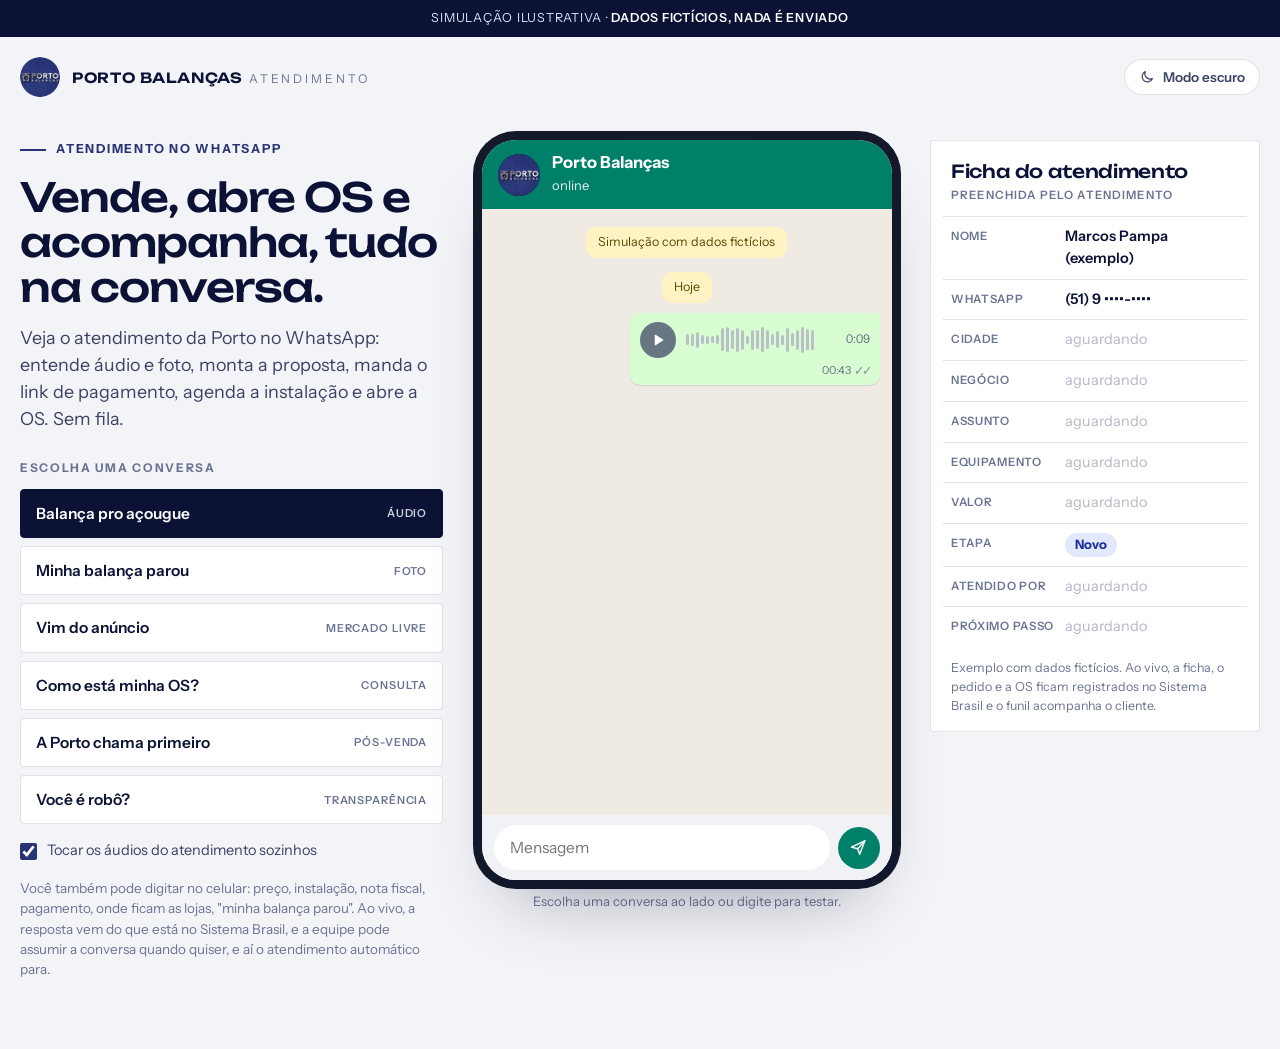
<file: atendimento/index.html>
<!doctype html>
<html lang="pt-BR">
<head>
<meta charset="utf-8">
<meta name="viewport" content="width=device-width,initial-scale=1">
<meta name="robots" content="noindex,nofollow">
<meta name="color-scheme" content="light dark">
<script>(function(){try{var q=new URLSearchParams(location.search).get('tema');var t=(q==='claro'||q==='escuro')?q:localStorage.getItem('porto-tema');if(t==='claro'||t==='escuro')document.documentElement.setAttribute('data-tema',t)}catch(e){}})()</script>
<title>Atendimento da Porto · simulação no WhatsApp</title>
<meta name="description" content="Simulação de como o atendimento da Porto Balanças responde no WhatsApp: venda, assistência e andamento de OS, com áudio e foto. Dados fictícios.">
<link rel="icon" href="../loja/img/logo.png">
<style>
@font-face{font-family:"Unbounded";font-weight:200 900;font-display:swap;src:url("../loja/fontes/unbounded.woff2") format("woff2")}
@font-face{font-family:"Instrument Sans";font-weight:400 700;font-display:swap;src:url("../loja/fontes/instrument-sans.woff2") format("woff2")}
:root{
  --paper:#f3f4f7; --card:#fff; --ink:#0b1236; --ink2:#3b4263; --muted:#6b7392; --line:rgba(11,18,54,.12);
  --navy:#0b1236; --navy2:#18215a; --logo:#283475; --silver:#c9ced8;
  --wa:#008069; --wa-bg:#efeae2; --wa-out:#d9fdd3; --wa-tick:#53bdeb;
  --link:#283475; --sel:#0b1236; --frame:#14192b; --phone-bg:#fff; --wa-top:#008069;
  --bub-in:#fff; --bub-txt:#0b1236; --bub-meta:#667781; --sys-bg:#fff3c4; --sys-tx:#5b4a00; --sys-ok-bg:#e1f3e8; --sys-ok-tx:#0f5a32;
  --tr:#4b5a63; --tr-line:rgba(11,18,54,.16); --cartao-bg:#fff; --cartao-tot:#f6f7fb; --in-bar:#f0f2f5; --in-field:#fff; --vz:#b3b8c4; --flash:#fff0c2;
  --en-bg:#e3e8fb; --en-tx:#1a2f9c; --em-bg:#fbefd5; --em-tx:#8a5208; --ef-bg:#e1f3e8; --ef-tx:#0f5a32;
  color-scheme:light;
  --display:"Unbounded",system-ui,sans-serif; --sans:"Instrument Sans",system-ui,Arial,sans-serif;
}
:root[data-tema="escuro"]{
  --paper:#0b1020; --card:#131a33; --ink:#e8ebf8; --ink2:#b4bbd6; --muted:#8a92b4; --line:rgba(190,200,240,.16);
  --navy:#0a0f24; --link:#9db0ff; --sel:#27327a; --frame:#050814; --phone-bg:#0b141a;
  --wa-top:#1f2c34; --wa-bg:#0b141a; --wa-out:#005c4b; --bub-in:#202c33; --bub-txt:#e9edef; --bub-meta:#8696a0;
  --sys-bg:#33300f; --sys-tx:#f2e8a8; --sys-ok-bg:#12372a; --sys-ok-tx:#a9e6c3; --tr:#aebac1; --tr-line:rgba(233,237,239,.2);
  --cartao-bg:#1b262d; --cartao-tot:#18222a; --in-bar:#1f2c34; --in-field:#2a3942; --vz:#5f6988; --flash:#4a4310;
  --en-bg:#1d2b6b; --en-tx:#c7d2ff; --em-bg:#4a3510; --em-tx:#ffd791; --ef-bg:#12372a; --ef-tx:#a9e6c3;
  color-scheme:dark}
@media (prefers-color-scheme:dark){:root:not([data-tema="claro"]){
  --paper:#0b1020; --card:#131a33; --ink:#e8ebf8; --ink2:#b4bbd6; --muted:#8a92b4; --line:rgba(190,200,240,.16);
  --navy:#0a0f24; --link:#9db0ff; --sel:#27327a; --frame:#050814; --phone-bg:#0b141a;
  --wa-top:#1f2c34; --wa-bg:#0b141a; --wa-out:#005c4b; --bub-in:#202c33; --bub-txt:#e9edef; --bub-meta:#8696a0;
  --sys-bg:#33300f; --sys-tx:#f2e8a8; --sys-ok-bg:#12372a; --sys-ok-tx:#a9e6c3; --tr:#aebac1; --tr-line:rgba(233,237,239,.2);
  --cartao-bg:#1b262d; --cartao-tot:#18222a; --in-bar:#1f2c34; --in-field:#2a3942; --vz:#5f6988; --flash:#4a4310;
  --en-bg:#1d2b6b; --en-tx:#c7d2ff; --em-bg:#4a3510; --em-tx:#ffd791; --ef-bg:#12372a; --ef-tx:#a9e6c3;
  color-scheme:dark}}
*{box-sizing:border-box;margin:0;padding:0}
html{-webkit-text-size-adjust:100%}
body{background:var(--paper);color:var(--ink);font-family:var(--sans);font-size:16px;line-height:1.5;-webkit-font-smoothing:antialiased;min-height:100vh}
button{font:inherit;color:inherit;cursor:pointer;border:0;background:none}
:focus-visible{outline:2px solid var(--link);outline-offset:2px}
.ic{width:1em;height:1em;stroke:currentColor;fill:none;stroke-width:1.8;stroke-linecap:round;stroke-linejoin:round;flex:none}
.faixa{background:var(--navy);color:#dfe4f7;font-size:12.5px;letter-spacing:.06em;text-transform:uppercase;text-align:center;padding:9px 14px}
.faixa b{color:#fff;font-weight:600}
.wrap{width:min(1260px,calc(100% - 40px));margin-inline:auto}
header.top{padding:20px 0 0;display:flex;align-items:center;justify-content:space-between;gap:12px}
.tema{display:inline-flex;align-items:center;gap:8px;border:1px solid var(--line);border-radius:99px;padding:7px 14px;font-size:13.5px;font-weight:600;color:var(--ink2);background:var(--card)}
.tema:hover{border-color:var(--ink)}
.tema .ic{font-size:16px}
.logo{display:inline-flex;align-items:center;gap:12px}
.logo img{width:40px;height:40px;border-radius:50%}
.logo b{font-family:var(--display);font-weight:600;font-size:14px;letter-spacing:.05em}
.logo span{font-size:12px;letter-spacing:.24em;color:var(--muted);margin-left:6px}

.layout{display:grid;grid-template-columns:minmax(300px,1fr) minmax(340px,410px) minmax(270px,330px);gap:clamp(22px,3vw,44px);align-items:start;padding:clamp(24px,3.4vw,44px) 0 70px}
.fina{font-size:12.5px;letter-spacing:.14em;text-transform:uppercase;color:var(--link);font-weight:700;display:flex;align-items:center;gap:10px}
.fina::before{content:"";width:26px;height:2px;background:currentColor}
h1{font-family:var(--display);font-weight:500;letter-spacing:-.025em;line-height:1.12;font-size:clamp(26px,3.3vw,40px);margin:16px 0 16px}
.lead{color:var(--ink2);font-size:clamp(16px,1.4vw,18px);max-width:38ch}
.cen{margin-top:26px}
.cen h2{font-size:12px;letter-spacing:.14em;text-transform:uppercase;color:var(--muted);font-weight:700;margin-bottom:12px}
.cenarios{display:grid;gap:8px}
.cenarios button{display:flex;align-items:center;justify-content:space-between;gap:12px;text-align:left;padding:12px 15px;border-radius:4px;background:var(--card);border:1px solid var(--line);font-weight:600;font-size:15.5px;transition:border-color .15s,background .15s}
.cenarios button small{font-size:11px;letter-spacing:.08em;text-transform:uppercase;color:var(--muted);font-weight:600;white-space:nowrap}
.cenarios button:hover{border-color:var(--ink)}
.cenarios button.on{background:var(--sel);color:#fff;border-color:var(--sel)}
.cenarios button.on small{color:var(--silver)}
.opc{display:flex;align-items:center;gap:10px;margin-top:16px;font-size:14.5px;color:var(--ink2)}
.opc input{width:17px;height:17px;accent-color:var(--link)}
.aviso{margin-top:16px;font-size:13.5px;color:var(--muted);max-width:46ch}

/* celular */
.phone{width:100%;max-width:410px;margin-inline:auto;height:min(740px,86vh);min-height:560px;background:var(--phone-bg);border-radius:34px;box-shadow:0 40px 70px -34px rgba(11,18,54,.45),0 0 0 9px var(--frame);display:flex;flex-direction:column;overflow:hidden;position:sticky;top:18px}
.p-top{background:var(--wa-top);color:#fff;padding:13px 16px;display:flex;align-items:center;gap:12px;flex:none}
.av{width:42px;height:42px;border-radius:50%;background:var(--navy);display:grid;place-items:center;flex:none;overflow:hidden}
.av img{width:42px;height:42px}
.p-top b{display:block;font-size:16.5px;line-height:1.15}
.p-top span{font-size:13px;opacity:.9}
.chat{flex:1;overflow-y:auto;padding:14px 12px;background:var(--wa-bg);display:flex;flex-direction:column;gap:6px;scroll-behavior:smooth}
.sys{align-self:center;background:var(--sys-bg);color:var(--sys-tx);font-size:12.5px;padding:6px 12px;border-radius:10px;text-align:center;max-width:92%;margin:4px 0;animation:entra .28s ease both}
.sys.ok{background:var(--sys-ok-bg);color:var(--sys-ok-tx)}
.m{color:var(--bub-txt);max-width:84%;padding:7px 10px 5px;border-radius:10px;font-size:15.5px;line-height:1.38;box-shadow:0 1px 1px rgba(11,18,54,.12);animation:entra .28s ease both;word-wrap:break-word}
@keyframes entra{from{opacity:0;transform:translateY(8px)}}
.m.b{align-self:flex-start;background:var(--bub-in);border-top-left-radius:2px}
.m.c{align-self:flex-end;background:var(--wa-out);border-top-right-radius:2px}
.m .t{display:flex;justify-content:flex-end;align-items:center;gap:3px;font-size:11px;color:var(--bub-meta);margin-top:2px}
.tick{font-size:13px;letter-spacing:-3px;color:#8696a0}
.tick.az{color:var(--wa-tick)}
.dig{align-self:flex-start;background:var(--bub-in);border-radius:10px;border-top-left-radius:2px;padding:11px 14px;display:flex;gap:4px;box-shadow:0 1px 1px rgba(11,18,54,.12)}
.dig i{width:7px;height:7px;border-radius:50%;background:#9aa6ad;animation:pulsa 1s infinite}
.dig i:nth-child(2){animation-delay:.15s}.dig i:nth-child(3){animation-delay:.3s}
@keyframes pulsa{0%,60%,100%{transform:translateY(0);opacity:.5}30%{transform:translateY(-4px);opacity:1}}
.au{display:flex;align-items:center;gap:10px;min-width:230px;padding:2px 0}
.au .pl{width:36px;height:36px;border-radius:50%;background:var(--wa);color:#fff;display:grid;place-items:center;font-size:16px;flex:none}
.m.c .au .pl{background:#667781}
.au .bars{display:flex;align-items:center;gap:2px;height:30px;flex:1}
.au .bars i{display:block;width:3px;border-radius:2px;background:#b9c1c6;transition:background .15s}
.au .bars i.f{background:var(--wa)}
.m.c .au .bars i.f{background:#667781}
.au .dur{font-size:12px;color:#667781;font-variant-numeric:tabular-nums;min-width:30px;text-align:right}
.tr{margin-top:5px;padding-top:5px;border-top:1px dashed var(--tr-line);font-size:13.5px;color:var(--tr);font-style:italic;animation:entra .4s ease both}
.tr b{font-style:normal;font-size:10.5px;letter-spacing:.08em;text-transform:uppercase;color:var(--bub-meta);display:block;margin-bottom:1px}
.vt{display:block;margin-top:4px;font-size:12.5px;color:var(--link);text-decoration:underline;cursor:pointer}
.foto{display:block;width:230px;max-width:100%;border-radius:6px;margin-bottom:3px}
/* cartão (proposta, OS) */
.cartao{width:244px;max-width:100%;border:1px solid var(--tr-line);border-radius:8px;overflow:hidden;margin-bottom:3px;background:var(--cartao-bg)}
.cartao .ct{background:var(--navy);color:#fff;font-size:12px;letter-spacing:.08em;text-transform:uppercase;font-weight:700;padding:8px 12px}
.cartao .ln{display:flex;justify-content:space-between;gap:10px;padding:8px 12px;border-top:1px solid var(--tr-line);font-size:13.5px}
.cartao .ln span:last-child{color:var(--muted);white-space:nowrap}
.cartao .tot{display:flex;justify-content:space-between;align-items:baseline;gap:10px;padding:9px 12px;border-top:1px solid var(--tr-line);background:var(--cartao-tot);font-size:13px}
.cartao .tot b{font-size:17px;color:var(--ink)}
.cartao .bt{display:block;text-align:center;padding:10px 12px;font-weight:700;font-size:14px;color:var(--link);border-top:1px solid var(--tr-line)}
.p-in{display:flex;gap:8px;align-items:center;padding:10px 12px;background:var(--in-bar);flex:none}
.p-in input{flex:1;min-width:0;border:0;background:var(--in-field);color:var(--bub-txt);border-radius:99px;padding:11px 16px;font:inherit;font-size:15.5px;outline:none}
.p-in button{width:42px;height:42px;border-radius:50%;background:var(--wa);color:#fff;display:grid;place-items:center;font-size:19px;flex:none}
.dica{margin-top:12px;text-align:center;font-size:13px;color:var(--muted)}

/* ficha */
.ficha{background:var(--card);border:1px solid var(--line);border-radius:4px;padding:20px 20px 16px;position:sticky;top:18px}
.ficha h3{font-family:var(--display);font-weight:500;letter-spacing:-.02em;font-size:18px;line-height:1.15}
.ficha .sub{font-size:11.5px;letter-spacing:.1em;text-transform:uppercase;color:var(--muted);margin:5px 0 12px;font-weight:600}
.ficha dl{display:grid;gap:0}
.ficha .r{display:grid;grid-template-columns:104px 1fr;gap:10px;padding:9px 8px;border-top:1px solid var(--line);margin:0 -8px}
.ficha dt{font-size:11.5px;letter-spacing:.06em;text-transform:uppercase;color:var(--muted);padding-top:2px;font-weight:600}
.ficha dd{font-size:14.5px;font-weight:600;min-height:1.4em}
.ficha dd.vz{color:var(--vz);font-weight:400}
.ficha .r.flash{animation:flash 1.5s ease}
@keyframes flash{0%{background:var(--flash)}100%{background:transparent}}
.etapa{display:inline-block;padding:2px 10px;border-radius:99px;font-size:13px;font-weight:700}
.etapa.n{background:var(--en-bg);color:var(--en-tx)}.etapa.m{background:var(--em-bg);color:var(--em-tx)}.etapa.f{background:var(--ef-bg);color:var(--ef-tx)}
.ficha .nota{margin-top:12px;font-size:12.5px;color:var(--muted)}

@media (max-width:1120px){.layout{grid-template-columns:minmax(300px,1fr) minmax(340px,410px)}.ficha{grid-column:1/-1;position:static}}
@media (max-width:820px){.wrap{width:calc(100% - 24px)}.layout{display:flex;flex-direction:column;gap:18px}.layout>section:first-child{display:contents}.fina{order:1}h1{order:2;margin:0}.lead{order:3}.layout>section:nth-child(2){order:4}.cen{order:5;margin-top:4px}.ficha{order:6}.phone{position:static;height:min(700px,80vh)}.ficha{position:static}.logo span{display:none}}
@media (prefers-reduced-motion:reduce){*{animation:none!important;transition:none!important}}
</style>
</head>
<body>
<svg width="0" height="0" style="position:absolute" aria-hidden="true">
  <defs>
    <symbol id="i-play" viewBox="0 0 24 24"><path d="M8 5v14l11-7z" fill="currentColor"/></symbol>
    <symbol id="i-pause" viewBox="0 0 24 24"><path d="M7 5h3v14H7zM14 5h3v14h-3z" fill="currentColor" stroke="none"/></symbol>
    <symbol id="i-lua" viewBox="0 0 24 24"><path d="M20 14.5A8 8 0 0 1 9.5 4 8 8 0 1 0 20 14.5z"/></symbol>
    <symbol id="i-sol" viewBox="0 0 24 24"><circle cx="12" cy="12" r="4"/><path d="M12 2v2M12 20v2M2 12h2M20 12h2M4.9 4.9l1.4 1.4M17.7 17.7l1.4 1.4M4.9 19.1l1.4-1.4M17.7 6.3l1.4-1.4"/></symbol>
    <symbol id="i-send" viewBox="0 0 24 24"><path d="M3 11.5l17-8-6.5 17-2.5-7z"/><path d="M11 13.5l9-10"/></symbol>
  </defs>
</svg>

<div class="faixa">Simulação ilustrativa · <b>dados fictícios, nada é enviado</b></div>

<div class="wrap">
  <header class="top"><div class="logo"><img src="../loja/img/logo.png" alt=""><div><b>PORTO BALANÇAS</b><span>ATENDIMENTO</span></div></div>
    <button type="button" class="tema" id="tema" aria-pressed="false"><svg class="ic" aria-hidden="true"><use href="#i-lua"/></svg><span id="tema-rot">Modo escuro</span></button></header>

  <main class="layout">
    <section>
      <p class="fina">Atendimento no WhatsApp</p>
      <h1>Vende, abre OS e acompanha, tudo na conversa.</h1>
      <p class="lead">Veja o atendimento da Porto no WhatsApp: entende áudio e foto, monta a proposta, manda o link de pagamento, agenda a instalação e abre a OS. Sem fila.</p>
      <div class="cen">
        <h2>Escolha uma conversa</h2>
        <div class="cenarios" id="cenarios"></div>
        <label class="opc"><input type="checkbox" id="som" checked> Tocar os áudios do atendimento sozinhos</label>
        <p class="aviso">Você também pode digitar no celular: preço, instalação, nota fiscal, pagamento, onde ficam as lojas, "minha balança parou". Ao vivo, a resposta vem do que está no Sistema Brasil, e a equipe pode assumir a conversa quando quiser, e aí o atendimento automático para.</p>
      </div>
    </section>

    <section aria-label="Conversa de exemplo">
      <div class="phone">
        <div class="p-top"><div class="av"><img src="../loja/img/logo.png" alt=""></div><div><b>Porto Balanças</b><span id="status">online</span></div></div>
        <div class="chat" id="chat" aria-live="polite"></div>
        <form class="p-in" id="form" autocomplete="off"><input id="msg" placeholder="Mensagem" maxlength="160" aria-label="Mensagem"><button type="submit" aria-label="Enviar"><svg class="ic"><use href="#i-send"/></svg></button></form>
      </div>
      <p class="dica">Escolha uma conversa ao lado ou digite para testar.</p>
    </section>

    <aside class="ficha" aria-label="Ficha do atendimento">
      <h3>Ficha do atendimento</h3>
      <p class="sub">Preenchida pelo atendimento</p>
      <dl id="ficha"></dl>
      <p class="nota">Exemplo com dados fictícios. Ao vivo, a ficha, o pedido e a OS ficam registrados no Sistema Brasil e o funil acompanha o cliente.</p>
    </aside>
  </main>
</div>

<script>
(function(){
  var $=function(s,c){return (c||document).querySelector(s)};
  var chat=$('#chat'), status=$('#status'), fichaEl=$('#ficha'), somEl=$('#som');
  var sleep=function(ms){return new Promise(function(r){setTimeout(r,ms)})};
  var token=0, gesto=false;
  ['pointerdown','keydown','touchstart'].forEach(function(ev){addEventListener(ev,function(){gesto=true},{once:true,passive:true})});

  /* ---------- ficha ---------- */
  var CAMPOS=[['nome','Nome'],['contato','WhatsApp'],['cidade','Cidade'],['negocio','Negócio'],['interesse','Assunto'],['produto','Equipamento'],['valor','Valor'],['etapa','Etapa'],['resp','Atendido por'],['prox','Próximo passo']];
  var ficha={};
  function fichaNova(base){
    ficha={}; fichaEl.innerHTML='';
    CAMPOS.forEach(function(c){
      var r=document.createElement('div');r.className='r';r.id='f-'+c[0];
      r.innerHTML='<dt>'+c[1]+'</dt><dd class="vz">aguardando</dd>';fichaEl.appendChild(r);
    });
    if(base) Object.keys(base).forEach(function(k){setCampo(k,base[k],true)});
  }
  function setCampo(k,v,quieto){
    var r=$('#f-'+k); if(!r) return; ficha[k]=v;
    var d=r.querySelector('dd'); d.classList.remove('vz');
    if(k==='etapa'){var cl={'Novo':'n','Qualificado':'m','Em andamento':'m','Proposta enviada':'m','Fechado':'f','Resolvido':'f'}[v]||'n';d.innerHTML='<span class="etapa '+cl+'">'+v+'</span>'}
    else d.textContent=v;
    if(!quieto){r.classList.remove('flash');void r.offsetWidth;r.classList.add('flash')}
  }

  /* ---------- balões ---------- */
  function hora(){var d=new Date();return ('0'+d.getHours()).slice(-2)+':'+('0'+d.getMinutes()).slice(-2)}
  function rolar(){chat.scrollTop=chat.scrollHeight}
  function esc(s){return String(s).replace(/[&<>]/g,function(c){return {'&':'&amp;','<':'&lt;','>':'&gt;'}[c]})}
  function barras(seed){
    var n=26,h='',x=seed*9301+49297;
    for(var i=0;i<n;i++){x=(x*9301+49297)%233280;h+='<i style="height:'+(6+Math.round((x/233280)*20))+'px"></i>'}
    return h;
  }
  function fmt(s){s=Math.max(0,Math.round(s));return Math.floor(s/60)+':'+('0'+(s%60)).slice(-2)}
  function sistema(t,ok){var e=document.createElement('div');e.className='sys'+(ok?' ok':'');e.textContent=t;chat.appendChild(e);rolar()}
  function bolha(lado,html){
    var e=document.createElement('div');e.className='m '+lado;
    e.innerHTML=html+'<div class="t">'+hora()+(lado==='c'?' <span class="tick">✓✓</span>':'')+'</div>';
    chat.appendChild(e);rolar();
    if(lado==='c'){var tk=e.querySelector('.tick');setTimeout(function(){tk&&tk.classList.add('az')},900)}
    return e;
  }
  function bolhaAudio(lado,s){
    var dur=s.dur||Math.max(4,Math.round(s.texto.split(/\s+/).length/2.6));
    var html='<div class="au"><button type="button" class="pl" aria-label="Ouvir"><svg class="ic"><use href="#i-play"/></svg></button><div class="bars">'+barras(dur+s.texto.length)+'</div><span class="dur">'+fmt(dur)+'</span></div>';
    var e=bolha(lado,html);
    e._dur=dur;e._texto=s.texto;
    e.querySelector('.pl').addEventListener('click',function(){tocar(e)});
    if(lado==='c'){
      setTimeout(function(){
        var t=document.createElement('div');t.className='tr';t.innerHTML='<b>Transcrição</b>'+esc(s.texto);
        e.insertBefore(t,e.querySelector('.t'));rolar();
      },800);
    }else{
      var vt=document.createElement('a');vt.className='vt';vt.textContent='Ver texto';vt.setAttribute('role','button');vt.tabIndex=0;
      var abre=function(){
        if(vt._on){return}vt._on=true;vt.remove();
        var t=document.createElement('div');t.className='tr';t.innerHTML='<b>Texto do áudio</b>'+esc(s.texto);
        e.insertBefore(t,e.querySelector('.t'));rolar();
      };
      vt.addEventListener('click',abre);vt.addEventListener('keydown',function(ev){if(ev.key==='Enter'||ev.key===' '){ev.preventDefault();abre()}});
      e.insertBefore(vt,e.querySelector('.t'));
    }
    return e;
  }
  function bolhaFoto(lado){
    var svg='<svg class="foto" viewBox="0 0 230 150" xmlns="http://www.w3.org/2000/svg" role="img" aria-label="Foto de uma balança com erro no visor"><rect width="230" height="150" fill="#e8e5de"/><rect y="118" width="230" height="32" fill="#cfcabd"/><rect x="34" y="52" width="162" height="10" rx="2" fill="#b9bec7"/><rect x="40" y="62" width="150" height="52" rx="4" fill="#d7dae1"/><rect x="40" y="62" width="150" height="6" fill="#c3c8d1"/><rect x="78" y="76" width="74" height="26" rx="2" fill="#141a2b"/><text x="115" y="95" text-anchor="middle" font-family="monospace" font-size="15" font-weight="700" fill="#ff5a4f">Err 3</text><text x="115" y="111" text-anchor="middle" font-family="Arial" font-size="7" fill="#58617a">Prix 3 Plus</text><rect x="150" y="124" width="72" height="20" fill="none" stroke="#9a9588" stroke-dasharray="2 2"/><text x="186" y="137" text-anchor="middle" font-family="Arial" font-size="7" fill="#7a7566">imagem de exemplo</text></svg>';
    return bolha(lado,svg);
  }
  function bolhaCartao(c){
    var h='<div class="cartao"><div class="ct">'+esc(c.titulo)+'</div>';
    c.linhas.forEach(function(l){h+='<div class="ln"><span>'+esc(l[0])+'</span><span>'+esc(l[1]||'')+'</span></div>'});
    if(c.total) h+='<div class="tot"><span>'+esc(c.total[0])+'</span><b>'+esc(c.total[1])+'</b></div>';
    if(c.botao) h+='<span class="bt">'+esc(c.botao)+'</span>';
    h+='</div>';
    return bolha('b',h);
  }

  /* ---------- áudio ---------- */
  var timerAud=null, atual=null;
  function voz(){
    var vs=window.speechSynthesis?speechSynthesis.getVoices():[];
    return vs.find(function(v){return /^pt[-_]BR/i.test(v.lang)&&/natural|online|google|francisca|luciana|maria/i.test(v.name)})||vs.find(function(v){return /^pt[-_]BR/i.test(v.lang)})||vs.find(function(v){return /^pt/i.test(v.lang)});
  }
  if(window.speechSynthesis){speechSynthesis.onvoiceschanged=function(){}}
  function parar(){
    clearInterval(timerAud);timerAud=null;
    if(window.speechSynthesis)try{speechSynthesis.cancel()}catch(e){}
    if(atual){var pl=atual.querySelector('.pl');pl.innerHTML='<svg class="ic"><use href="#i-play"/></svg>';atual.querySelectorAll('.bars i').forEach(function(i){i.classList.remove('f')});atual.querySelector('.dur').textContent=fmt(atual._dur);atual=null}
  }
  function tocar(e){
    if(atual===e){parar();return}
    parar();atual=e;
    var pl=e.querySelector('.pl');pl.innerHTML='<svg class="ic"><use href="#i-pause"/></svg>';
    var bs=e.querySelectorAll('.bars i'),t0=Date.now(),dur=e._dur*1000;
    timerAud=setInterval(function(){
      var k=Math.min(1,(Date.now()-t0)/dur);
      bs.forEach(function(b,i){b.classList.toggle('f',i/bs.length<=k)});
      e.querySelector('.dur').textContent=fmt((dur*(1-k))/1000);
      if(k>=1)parar();
    },120);
    if(window.speechSynthesis&&e._texto){
      try{var u=new SpeechSynthesisUtterance(e._texto);var v=voz();if(v){u.voice=v;u.lang=v.lang}else u.lang='pt-BR';u.rate=1.05;speechSynthesis.speak(u)}catch(x){}
    }
  }

  function digitando(on,audio){
    var d=$('.dig',chat);
    if(on){
      status.textContent=audio?'gravando áudio…':'digitando…';
      if(!d){d=document.createElement('div');d.className='dig';d.innerHTML='<i></i><i></i><i></i>';chat.appendChild(d);rolar()}
    }else{status.textContent='online';if(d)d.remove()}
  }

  /* ---------- roteiro: de:'c' cliente | 'b' atendimento | 's' aviso do sistema ---------- */
  var RESP_ATD='Atendimento';
  var CEN={
    acougue:{rot:'Balança pro açougue',tag:'áudio',base:{nome:'Marcos Pampa (exemplo)',contato:'(51) 9 ••••-••••',etapa:'Novo'},passos:[
      {de:'c',tipo:'audio',dur:9,texto:'Oi, boa tarde. Eu tenho um açougue em Gravataí e preciso de uma balança nova pro balcão, que eu possa ligar na impressora de etiqueta.',ficha:{interesse:'Compra de balança',negocio:'Açougue',cidade:'Gravataí (exemplo)'}},
      {de:'b',texto:'Boa tarde! Aqui é o atendimento da Porto Balanças. Pra açougue, o mais usado é a balança de balcão com visor duplo, que o cliente vê o peso e o valor, e que liga na impressora de etiqueta. Qual o maior peso que você pesa nos cortes?',ficha:{etapa:'Qualificado',resp:'Atendimento automático'}},
      {de:'c',texto:'Até uns 15 kg. Só preciso de uma por enquanto.',ficha:{produto:'Balança de balcão até 15 kg'}},
      {de:'s',texto:'Estoque e tabela conferidos no Sistema Brasil (exemplo)'},
      {de:'b',texto:'Pra 15 kg, a que eu indico é a Toledo Prix 5 Plus: visor duplo e saída pra impressora de etiqueta. Tem disponível. Montei a proposta pra você:',ficha:{produto:'Toledo Prix 5 Plus, 15 kg'}},
      {de:'b',tipo:'cartao',cartao:{titulo:'Proposta DEMO-0042',linhas:[['1 × Toledo Prix 5 Plus, 15 kg'],['Instalação remota','opcional']],total:['Total (valor de exemplo)','R$ 2.890,00'],botao:'Pagar com Pix ou cartão'},ficha:{valor:'R$ 2.890,00 (exemplo)',etapa:'Proposta enviada',prox:'Aguardando pagamento'}},
      {de:'b',texto:'Dá pra pagar com Pix ou cartão pelo link, e a nota sai no mesmo pedido. Quer incluir a instalação remota? A gente configura a balança com você por vídeo, no mesmo dia.'},
      {de:'c',texto:'Quero com a instalação. Já paguei.'},
      {de:'s',texto:'Pagamento confirmado · nota fiscal emitida (exemplo)',ok:true},
      {de:'b',tipo:'audio',dur:12,texto:'Recebi o pagamento, Marcos! Pedido confirmado, nota emitida e a instalação ficou marcada pra amanhã de manhã. Eu te aviso aqui quando a balança sair e acompanho a entrega até chegar.',ficha:{etapa:'Fechado',prox:'Instalação amanhã de manhã'}},
      {de:'s',texto:'Pedido DEMO-0042 criado no Sistema Brasil (exemplo)',ok:true}
    ]},
    defeito:{rot:'Minha balança parou',tag:'foto',base:{nome:'Padaria Dois Irmãos (exemplo)',contato:'(51) 9 ••••-••••',etapa:'Novo'},passos:[
      {de:'c',tipo:'foto',ficha:{interesse:'Assistência técnica'}},
      {de:'b',texto:'Oi! Atendimento da Porto Balanças. Recebi a foto: é uma Toledo Prix 3 Plus e o visor está mostrando erro. Antes disso ela ligava normal?',ficha:{produto:'Toledo Prix 3 Plus',resp:'Atendimento automático'}},
      {de:'c',texto:'Ligava. Agora aparece esse erro e não pesa.'},
      {de:'b',texto:'Entendi. Vamos tentar uma coisa que resolve boa parte dos casos: desliga da tomada por 30 segundos, confere se não tem nada apoiado no prato e liga de novo. Pode tentar?'},
      {de:'c',texto:'Tentei e continua.'},
      {de:'s',texto:'Cadastro encontrado no Sistema Brasil (exemplo)'},
      {de:'b',texto:'Obrigado por testar. Pelo seu número achei o cadastro da Padaria Dois Irmãos, loja de Canoas. É nela que a balança está?',ficha:{cidade:'Canoas (exemplo)',negocio:'Padaria'}},
      {de:'c',texto:'É sim.'},
      {de:'s',texto:'OS DEMO-0031 aberta · suporte remoto acionado (exemplo)',ok:true},
      {de:'b',tipo:'cartao',cartao:{titulo:'OS DEMO-0031',linhas:[['Toledo Prix 3 Plus','Canoas'],['Problema','Visor com erro'],['Atendimento','Suporte remoto']]},ficha:{etapa:'Em andamento',prox:'Suporte remoto hoje'}},
      {de:'b',texto:'Abri a OS acima e já acionei o suporte remoto, que olha a balança por vídeo ainda hoje. Fica melhor às 14h ou às 16h?'},
      {de:'c',texto:'16h.'},
      {de:'b',texto:'Marcado pra hoje às 16h. Te lembro uma hora antes. Se não resolver por vídeo, o técnico vai até você e eu te aviso o dia.',ficha:{prox:'Hoje 16h · suporte remoto'}}
    ]},
    anuncio:{rot:'Vim do anúncio',tag:'Mercado Livre',base:{nome:'Carla Souza (exemplo)',contato:'(51) 9 ••••-••••',etapa:'Novo'},passos:[
      {de:'c',texto:'Oi, vi a balança com impressora de etiqueta no anúncio. Qual o preço?',ficha:{interesse:'Compra de balança'}},
      {de:'b',texto:'Oi! Aqui é o atendimento da Porto Balanças. Pra te passar o valor certo, preciso entender o uso. É pra que tipo de negócio?',ficha:{resp:'Atendimento automático'}},
      {de:'c',texto:'Mercadinho em Canoas. Vou pesar frios e hortifrúti. Preciso de duas.',ficha:{negocio:'Mercadinho',cidade:'Canoas (exemplo)',produto:'2 balanças com etiqueta, até 15 kg'}},
      {de:'b',texto:'Perfeito: duas balanças com impressora de etiqueta, até 15 kg. A nota sai com o CNPJ da empresa, então me confirma o CNPJ que eu já cadastro.',ficha:{etapa:'Qualificado'}},
      {de:'c',texto:'00.000.000/0001-00 (de teste)'},
      {de:'s',texto:'Empresa cadastrada no Sistema Brasil com os dados do CNPJ (exemplo)',ok:true},
      {de:'b',tipo:'cartao',cartao:{titulo:'Proposta DEMO-0057',linhas:[['2 × Balança com etiqueta, 15 kg'],['Instalação remota','inclusa']],total:['Total (valor de exemplo)','R$ 9.800,00'],botao:'Pagar com Pix ou cartão'},ficha:{valor:'R$ 9.800,00 (exemplo)',etapa:'Proposta enviada',prox:'Aguardando pagamento'}},
      {de:'b',texto:'Cadastrei a empresa e montei a proposta, com a instalação remota inclusa pra deixar tudo funcionando no mesmo dia. É só pagar pelo link que eu confirmo e agendo.'}
    ]},
    andamento:{rot:'Como está minha OS?',tag:'consulta',base:{nome:'Padaria Dois Irmãos (exemplo)',contato:'(51) 9 ••••-••••',etapa:'Em andamento'},passos:[
      {de:'c',texto:'Como está a OS da minha balança?',ficha:{interesse:'Andamento de OS'}},
      {de:'s',texto:'Consultando a OS no Sistema Brasil (exemplo)'},
      {de:'b',texto:'Oi! Encontrei a OS DEMO-0031, da Toledo Prix 3 Plus: o suporte remoto atendeu e o técnico está agendado pra hoje às 10h, na loja de Canoas. Ele te liga quando estiver chegando.',ficha:{produto:'Toledo Prix 3 Plus',resp:'Atendimento automático',prox:'Técnico hoje 10h'}},
      {de:'c',texto:'Pode ser depois do meio-dia?'},
      {de:'b',texto:'Consigo remarcar. Prefere hoje às 14h ou amanhã às 10h?'},
      {de:'c',texto:'Hoje às 14h.'},
      {de:'s',texto:'OS DEMO-0031 reagendada · técnico avisado (exemplo)',ok:true},
      {de:'b',texto:'Remarcado: hoje às 14h. Já avisei o técnico e te lembro uma hora antes.',ficha:{prox:'Técnico hoje 14h',etapa:'Em andamento'}}
    ]},
    posvenda:{rot:'A Porto chama primeiro',tag:'pós-venda',base:{nome:'Marcos Pampa (exemplo)',contato:'(51) 9 ••••-••••',etapa:'Fechado'},passos:[
      {de:'s',texto:'Pós-venda automático · 7 dias após a entrega (exemplo)'},
      {de:'b',texto:'Oi, Marcos! Aqui é o atendimento da Porto Balanças. Faz uma semana que a sua Toledo Prix 5 Plus foi entregue. Como ela está funcionando?',ficha:{produto:'Toledo Prix 5 Plus, 15 kg',interesse:'Pós-venda',resp:'Atendimento automático'}},
      {de:'c',texto:'Tá ótima, só estou com dúvida pra configurar a etiqueta.',ficha:{prox:'Ajuda com a etiqueta'}},
      {de:'b',texto:'Sem problema. Prefere que eu explique por aqui ou que o suporte remoto faça isso com você por vídeo?'},
      {de:'c',texto:'Por vídeo.'},
      {de:'s',texto:'Atendimento remoto agendado e registrado na OS DEMO-0058 (exemplo)',ok:true},
      {de:'b',texto:'Marcado pra amanhã às 10h com o suporte remoto, e já deixei registrado na OS DEMO-0058. Qualquer coisa até lá, é só chamar por aqui.',ficha:{etapa:'Em andamento',prox:'Amanhã 10h · suporte remoto'}}
    ]},
    robo:{rot:'Você é robô?',tag:'transparência',base:{nome:'Júlia Mendes (exemplo)',contato:'(51) 9 ••••-••••',etapa:'Novo'},passos:[
      {de:'c',texto:'Tô falando com uma pessoa ou com robô?'},
      {de:'b',texto:'Sou o atendimento automático da Porto Balanças. Resolvo venda, assistência e andamento de OS por aqui, e se você preferir falar com uma pessoa da equipe, é só pedir.',ficha:{resp:'Atendimento automático',prox:'Cliente pode pedir uma pessoa'}}
    ]}
  };

  /* ---------- respostas para quem digita ---------- */
  var RESP=[
    [/rob[oô]|pessoa|humano|intelig|\bia\b|\bbot\b/i,'robo',['Sou o atendimento automático da Porto Balanças. Resolvo venda, assistência e andamento de OS por aqui, e se você preferir falar com uma pessoa da equipe, é só pedir.']],
    [/parou|defeito|quebr|n[aã]o liga|erro|conserto|assist[eê]ncia|manuten[cç][aã]o|t[eé]cnico/i,'assist',['Vou abrir a OS agora. Qual é a balança e o que está acontecendo? Se puder, mande uma foto do visor.']],
    [/instala[cç][aã]o|configur/i,'instal',['A instalação é remota: a gente configura a balança com você por vídeo, no mesmo dia. Posso incluir no pedido.']],
    [/nota|nf-?e|cnpj|fiscal/i,'nota',['A nota sai no mesmo pedido, com o CNPJ da sua empresa. Me passa o CNPJ que eu já cadastro.']],
    [/pagamento|pagar|pix|cart[aã]o|parcel|boleto/i,'pag',['Dá pra pagar com Pix ou cartão pelo link do pedido. Quer que eu monte a proposta?']],
    [/endere[cç]o|onde|loja|hor[aá]rio|ceasa|carazinho|matriz|filial/i,'onde',['Temos a matriz em Porto Alegre, a filial no Ceasa e a filial em Carazinho. Qual fica melhor pra você?']],
    [/prazo|entrega|frete|cep/i,'prazo',['O prazo e o frete saem pelo CEP no pedido. Me passa o seu CEP que eu já calculo.']],
    [/andamento|minha os|status|situa[cç][aã]o/i,'os',['Me diz o telefone ou o CNPJ do cadastro que eu consulto a OS agora.']],
    [/pre[cç]o|valor|quanto custa|or[cç]amento|quanto [eé]/i,'preco',['O valor sai da tabela do Sistema Brasil, conforme o modelo e a quantidade. Me diz o que você vai pesar e o maior peso que eu já monto a proposta.']],
    [/balan[cç]a|comprar|etiqueta|a[cç]ougue|mercad|padaria/i,'compra',['Posso indicar o modelo certo. Qual é o seu negócio e qual o maior peso que você pesa?']]
  ];
  var FALLBACK='Entendi. Me conta um pouco mais: é compra de balança, assistência técnica ou acompanhar um pedido ou OS?';
  var INTERESSE={assist:'Assistência técnica',instal:'Instalação remota',nota:'Nota fiscal',pag:'Pagamento',onde:'Lojas',prazo:'Prazo e frete',os:'Andamento de OS',preco:'Compra de balança',compra:'Compra de balança'};

  /* ---------- motor ---------- */
  async function passo(p,t){
    if(t!==token) return;
    if(p.de==='s'){
      await sleep(p.primeiro?500:800); if(t!==token) return;
      sistema(p.texto,p.ok); await sleep(500); return;
    }
    if(p.de==='c'){
      await sleep(p.primeiro?400:1000); if(t!==token) return;
      if(p.tipo==='audio') bolhaAudio('c',p);
      else if(p.tipo==='foto') bolhaFoto('c');
      else bolha('c',esc(p.texto));
      if(p.ficha) setTimeout(function(){if(t===token)Object.keys(p.ficha).forEach(function(k){setCampo(k,p.ficha[k])})},1300);
      await sleep(p.tipo==='audio'?1800:p.tipo==='foto'?1200:500);
    }else{
      var audio=p.tipo==='audio',cartao=p.tipo==='cartao';
      digitando(true,audio);
      var espera=audio?1700:cartao?1100:Math.min(1900,600+(p.texto||'').length*11);
      await sleep(espera); if(t!==token){digitando(false);return}
      digitando(false);
      var e=audio?bolhaAudio('b',p):cartao?bolhaCartao(p.cartao):bolha('b',esc(p.texto));
      if(p.ficha) Object.keys(p.ficha).forEach(function(k){setCampo(k,p.ficha[k])});
      if(audio&&somEl.checked&&gesto){tocar(e);await sleep(e._dur*1000+400)}else await sleep(audio?900:500);
    }
  }
  async function rodar(passos){
    var t=++token; parar(); digitando(false);
    for(var i=0;i<passos.length;i++){ if(t!==token) return; await passo(passos[i],t) }
  }
  function cabecalho(){chat.innerHTML='';sistema('Simulação com dados fictícios');sistema('Hoje')}
  function iniciar(id){
    var c=CEN[id]; token++; parar(); digitando(false);
    cabecalho(); fichaNova(c.base);
    document.querySelectorAll('#cenarios button').forEach(function(b){b.classList.toggle('on',b.dataset.id===id)});
    if(innerWidth<=820&&gesto){var ph=$('.phone');ph&&ph.scrollIntoView({behavior:'smooth',block:'center'})}
    rodar(c.passos.map(function(p,i){return Object.assign({primeiro:i===0},p)}));
  }

  /* ---------- digitar ---------- */
  $('#form').addEventListener('submit',function(ev){
    ev.preventDefault();
    var inp=$('#msg'),txt=inp.value.trim(); if(!txt) return; inp.value='';
    if(!chat.querySelector('.m')){cabecalho();fichaNova({nome:'Você (exemplo)',contato:'(51) 9 ••••-••••',etapa:'Novo'})}
    token++; parar(); digitando(false);
    bolha('c',esc(txt));
    var r=RESP.find(function(x){return x[0].test(txt)}),msgs=r?r[2]:[FALLBACK];
    setCampo('resp','Atendimento automático');
    if(r&&INTERESSE[r[1]]) setCampo('interesse',INTERESSE[r[1]]);
    else if(!r) setCampo('prox','Entender o pedido do cliente');
    document.querySelectorAll('#cenarios button').forEach(function(b){b.classList.remove('on')});
    rodar(msgs.map(function(m){return {de:'b',texto:m}}));
  });

  /* ---------- tema claro/escuro ---------- */
  var raiz=document.documentElement, btnTema=$('#tema'), rotTema=$('#tema-rot');
  function escuroAgora(){var t=raiz.getAttribute('data-tema');return t?t==='escuro':!!(window.matchMedia&&matchMedia('(prefers-color-scheme: dark)').matches)}
  function pintaBotao(){
    var e=escuroAgora();
    rotTema.textContent=e?'Modo claro':'Modo escuro';
    btnTema.setAttribute('aria-pressed',e?'true':'false');
    btnTema.querySelector('use').setAttribute('href',e?'#i-sol':'#i-lua');
  }
  btnTema.addEventListener('click',function(){
    var novo=escuroAgora()?'claro':'escuro';
    raiz.setAttribute('data-tema',novo);
    try{localStorage.setItem('porto-tema',novo)}catch(e){}
    pintaBotao();
  });
  if(window.matchMedia){try{matchMedia('(prefers-color-scheme: dark)').addEventListener('change',pintaBotao)}catch(e){}}
  pintaBotao();

  /* ---------- montagem ---------- */
  var box=$('#cenarios');
  Object.keys(CEN).forEach(function(id){
    var b=document.createElement('button');b.type='button';b.dataset.id=id;
    b.innerHTML='<span>'+CEN[id].rot+'</span><small>'+CEN[id].tag+'</small>';
    b.addEventListener('click',function(){iniciar(id)});box.appendChild(b);
  });
  fichaNova(null);
  var q=new URLSearchParams(location.search), ini=q.get('cena');
  if(ini&&CEN[ini]) iniciar(ini);
  else if(q.get('auto')!=='0'){ iniciar('acougue') }
  else { sistema('Simulação com dados fictícios'); sistema('Escolha uma conversa ao lado ou digite uma pergunta'); }
  addEventListener('pagehide',parar);
})();
</script>
</body>
</html>
</file>
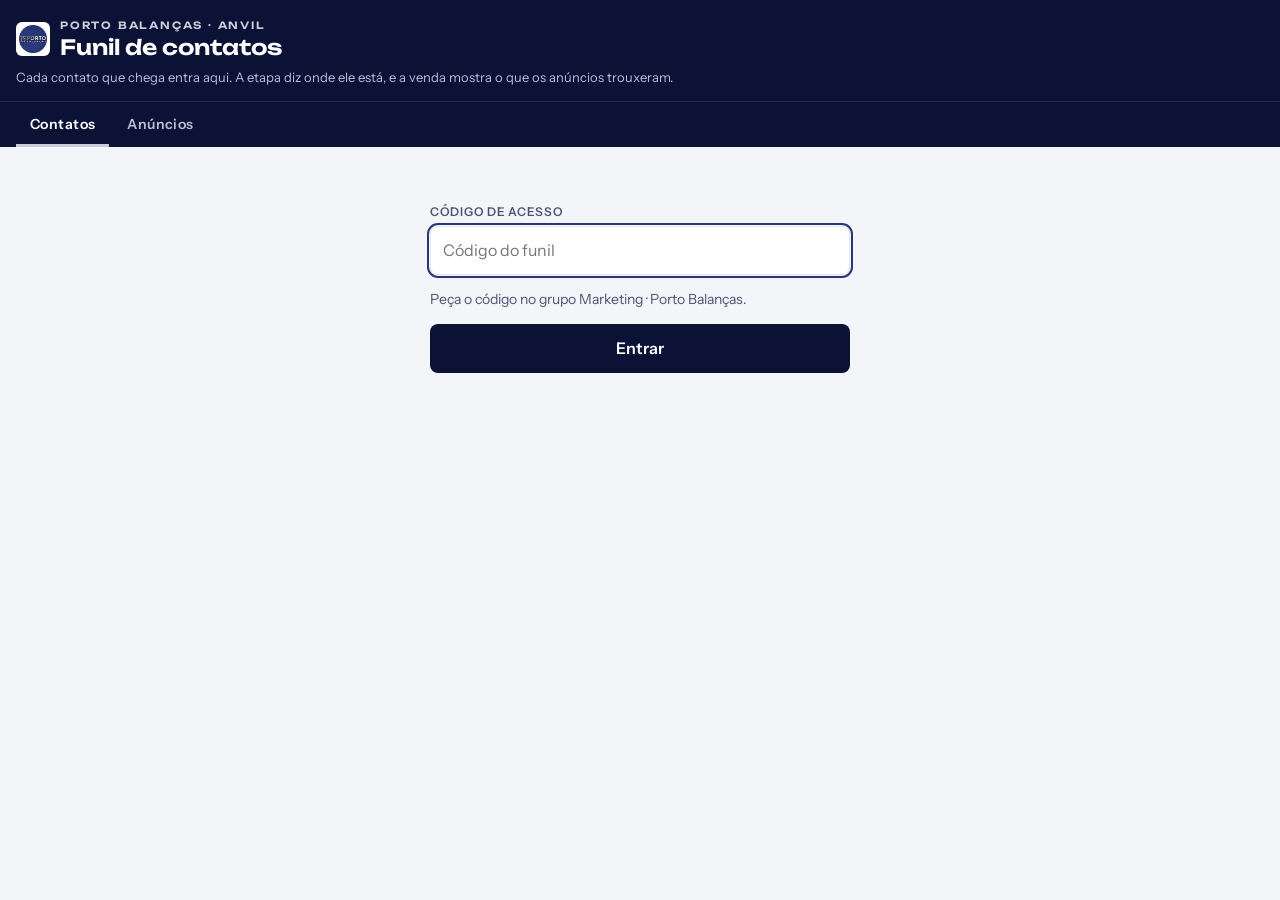
<file: funil/index.html>
<!doctype html>
<html lang="pt-BR">
<head>
<meta charset="utf-8">
<meta name="viewport" content="width=device-width, initial-scale=1, viewport-fit=cover">
<meta name="robots" content="noindex, nofollow">
<title>Funil Porto Balanças</title>
<link rel="icon" href="../loja/img/logo.png">
<style>
/* Funil de contatos · Porto Balanças · Anvil (11/11/2026). Molde: funil da Muzymed (muzymed.com/funil).
   Dados: Edge Function anvil-funil (Supabase do Sistema Brasil), atrás do código de acesso. */
@font-face { font-family: "Unbounded"; font-weight: 200 900; font-display: swap; src: url("../loja/fontes/unbounded.woff2") format("woff2"); }
@font-face { font-family: "Instrument Sans"; font-weight: 400 700; font-display: swap; src: url("../loja/fontes/instrument-sans.woff2") format("woff2"); }
:root {
  --azul: #0b1236; --azul-2: #18215a; --azul-logo: #283475; --prata: #c9ced8; --fundo: #f4f5f9; --branco: #fff;
  --tinta: #121733; --tinta-2: #4c5373; --linha: #e2e5ee; --verde: #1a8f4c; --verde-bg: #e3f4ea;
  --laranja: #b86a00; --laranja-bg: #fff3dc; --vermelho: #b3262f; --vermelho-bg: #f8e5e3; --azul-bg: #e6eaff;
}
* { box-sizing: border-box; }
html, body { margin: 0; background: var(--fundo); color: var(--tinta); }
body { font-family: "Instrument Sans", system-ui, sans-serif; font-size: 16px; line-height: 1.45; -webkit-text-size-adjust: 100%; }
.topo { background: var(--azul); color: var(--branco); padding: 18px 16px 14px; }
.topo .marca { display: flex; align-items: center; gap: 10px; }
.topo .marca img { width: 34px; height: 34px; border-radius: 6px; background: var(--branco); padding: 3px; }
.topo .eyebrow { font-family: "Unbounded", sans-serif; font-size: 10px; letter-spacing: 0.18em; text-transform: uppercase; color: var(--prata); font-weight: 600; }
.topo h1 { font-family: "Unbounded", sans-serif; margin: 2px 0 0; font-size: 21px; font-weight: 600; line-height: 1.2; }
.topo .sub { font-size: 13px; color: #b9bfd6; margin-top: 8px; }
.abas { display: flex; gap: 4px; background: var(--azul); padding: 0 16px; border-top: 1px solid rgba(255,255,255,.1); position: sticky; top: 0; z-index: 5; }
.abas a { color: #b9bfd6; text-decoration: none; font-size: 14px; font-weight: 600; letter-spacing: .03em; padding: 12px 14px 10px; border-bottom: 3px solid transparent; min-height: 44px; }
.abas a.on { color: var(--branco); border-bottom-color: var(--prata); }
.abas a:focus-visible { outline: 2px solid var(--prata); outline-offset: -2px; }
main { padding: 16px; max-width: 820px; margin: 0 auto; }
.resumo { display: grid; grid-template-columns: repeat(2, 1fr); gap: 8px; margin-bottom: 14px; }
.resumo.cinco .tile:last-child { grid-column: span 2; }
.tile { background: var(--branco); border: 1px solid var(--linha); border-radius: 8px; padding: 12px 12px 10px; min-width: 0; }
.tile b { display: block; font-family: "Unbounded", sans-serif; font-size: 20px; font-weight: 600; line-height: 1.15; overflow-wrap: anywhere; }
.tile span { font-size: 11px; color: var(--tinta-2); letter-spacing: .06em; text-transform: uppercase; }
.tile em { display: block; font-style: normal; font-size: 12px; color: var(--tinta-2); margin-top: 4px; }
.tile.venda b { color: var(--verde); }
.periodo { display: flex; gap: 6px; margin-bottom: 12px; flex-wrap: wrap; }
.chip { border: 1px solid var(--linha); background: var(--branco); border-radius: 999px; padding: 7px 12px; font-size: 14px; cursor: pointer; user-select: none; min-height: 38px; display: inline-flex; align-items: center; color: var(--tinta); font-family: inherit; }
.chip.on { background: var(--azul); color: var(--branco); border-color: var(--azul); }
.chip.venda.on { background: var(--verde); border-color: var(--verde); }
.busca { margin-bottom: 14px; }
.busca-linha { display: flex; gap: 8px; }
.taxa { font-size: 13px; color: var(--tinta-2); margin: -4px 0 14px; }
.botoes { display: grid; grid-template-columns: 1fr 1fr; gap: 8px; }
.btn { display: block; width: 100%; background: var(--azul); color: var(--branco); border: 0; border-radius: 8px; padding: 13px; font: inherit; font-weight: 600; font-size: 16px; cursor: pointer; min-height: 48px; }
.btn.verde { background: var(--verde); }
.btn.sec { background: transparent; color: var(--azul); border: 1px solid var(--azul); }
.btn.mau { background: transparent; color: var(--vermelho); border: 1px solid var(--vermelho); }
.btn:disabled { opacity: .6; }
.lista { margin-top: 16px; display: flex; flex-direction: column; gap: 8px; }
.item { background: var(--branco); border: 1px solid var(--linha); border-radius: 8px; padding: 12px; display: grid; grid-template-columns: 1fr auto; gap: 4px 10px; cursor: pointer; text-align: left; font: inherit; color: inherit; width: 100%; }
.item:focus-visible { outline: 2px solid var(--azul-logo); outline-offset: 2px; }
.item .nome { font-weight: 600; overflow-wrap: anywhere; }
.item .meta { font-size: 13px; color: var(--tinta-2); grid-column: 1; overflow-wrap: anywhere; }
.item .valor { font-weight: 600; color: var(--verde); text-align: right; }
.etapa { font-size: 11px; font-weight: 700; letter-spacing: .05em; text-transform: uppercase; padding: 4px 8px; border-radius: 4px; align-self: start; white-space: nowrap; }
.e-sem_resposta { background: #eef0f5; color: var(--tinta-2); }
.e-conversando { background: var(--azul-bg); color: var(--azul-logo); }
.e-orcamento { background: var(--laranja-bg); color: var(--laranja); }
.e-venda { background: var(--verde-bg); color: var(--verde); }
.e-perdido { background: var(--vermelho-bg); color: var(--vermelho); }
.vazio { color: var(--tinta-2); text-align: center; padding: 28px 10px; font-size: 14px; }
dialog { border: 0; border-radius: 12px 12px 0 0; padding: 0; width: 100%; max-width: 820px; margin: auto auto 0; background: var(--fundo); color: var(--tinta); }
dialog::backdrop { background: rgba(11, 18, 54, .55); }
.form { padding: 16px; max-height: 92vh; overflow: auto; }
.form h2 { margin: 0 0 6px; font-family: "Unbounded", sans-serif; font-size: 17px; font-weight: 600; }
label.l { display: block; font-size: 12px; color: var(--tinta-2); letter-spacing: .06em; text-transform: uppercase; margin: 14px 0 6px; font-weight: 600; }
input, textarea { width: 100%; font: inherit; font-size: 16px; padding: 12px; border: 1px solid var(--linha); border-radius: 8px; background: var(--branco); color: var(--tinta); min-height: 48px; }
input:focus-visible, textarea:focus-visible { outline: 2px solid var(--azul-logo); outline-offset: 1px; }
textarea { min-height: 72px; resize: vertical; }
.chips { display: flex; flex-wrap: wrap; gap: 6px; }
.acoes { display: flex; gap: 8px; margin-top: 18px; position: sticky; bottom: 0; background: var(--fundo); padding: 8px 0 4px; }
.acoes .btn { flex: 1; }
.aviso { font-size: 13px; color: var(--vermelho); margin-top: 8px; min-height: 18px; }
.gate { max-width: 420px; margin: 40px auto; }
.gate p { color: var(--tinta-2); font-size: 14px; }
.rodape { font-size: 12px; color: var(--tinta-2); text-align: center; margin: 28px 0 12px; }
.ori-ic { width: 16px; height: 16px; flex-shrink: 0; display: inline-block; vertical-align: -3px; margin-right: 6px; }
.ori { white-space: nowrap; }
/* Aba Anúncios */
.sec-t { font-family: "Unbounded", sans-serif; font-size: 16px; font-weight: 600; margin: 28px 0 4px; }
.sec-s { font-size: 14px; color: var(--tinta-2); margin: 0 0 12px; }
.caixa { background: var(--branco); border: 1px solid var(--linha); border-radius: 8px; padding: 14px; }
.caixa + .caixa { margin-top: 8px; }
.alerta { background: var(--laranja-bg); border: 1px solid #f1d39a; border-radius: 8px; padding: 12px 14px; font-size: 14px; margin-bottom: 14px; }
.alerta.mau { background: var(--vermelho-bg); border-color: #efc3bf; }
.alerta b { display: block; margin-bottom: 2px; }
.atualizado { font-size: 13px; color: var(--tinta-2); margin: 0 0 14px; }
.linha-num { display: flex; justify-content: space-between; gap: 12px; padding: 8px 0; border-bottom: 1px solid var(--linha); font-size: 14px; }
.linha-num:last-child { border-bottom: 0; }
.linha-num b { font-weight: 600; text-align: right; white-space: nowrap; }
.anuncio h3 { margin: 0 0 2px; font-size: 15px; font-weight: 600; overflow-wrap: anywhere; }
.anuncio .tag { font-size: 12px; color: var(--tinta-2); margin-bottom: 8px; }
.anuncio .nums { display: grid; grid-template-columns: repeat(3, 1fr); gap: 6px 10px; font-size: 13px; }
.anuncio .nums div b { display: block; font-size: 15px; font-weight: 600; }
.anuncio .nums div span { color: var(--tinta-2); font-size: 12px; }
.anuncio .nota { font-size: 13px; color: var(--tinta-2); margin-top: 8px; }
figure.barras { margin: 0; }
figure.barras figcaption { font-size: 13px; color: var(--tinta-2); margin-bottom: 6px; }
figure.barras svg { width: 100%; height: auto; display: block; }
.tab-dias { width: 100%; border-collapse: collapse; font-size: 13px; margin-top: 10px; }
.tab-dias th, .tab-dias td { padding: 6px 4px; border-bottom: 1px solid var(--linha); text-align: right; }
.tab-dias th:first-child, .tab-dias td:first-child { text-align: left; }
.tab-dias th { color: var(--tinta-2); font-weight: 600; font-size: 12px; }
.conc h4 { margin: 0 0 6px; font-size: 13px; letter-spacing: .05em; text-transform: uppercase; color: var(--tinta-2); }
.conc ul { margin: 0; padding-left: 18px; font-size: 14px; }
.conc li + li { margin-top: 4px; }
.etapas-bar { display: flex; height: 14px; border-radius: 4px; overflow: hidden; background: #eef0f5; margin: 8px 0 10px; }
.etapas-bar span { display: block; height: 100%; }
details.glos summary { cursor: pointer; font-weight: 600; min-height: 44px; display: flex; align-items: center; }
details.glos p { font-size: 14px; margin: 6px 0; }
@media (min-width: 620px) {
  .resumo { grid-template-columns: repeat(4, 1fr); }
  .resumo.cinco { grid-template-columns: repeat(5, 1fr); }
  .resumo.cinco .tile:last-child { grid-column: auto; }
  dialog { border-radius: 12px; margin: auto; }
}
</style>
</head>
<body>
<div class="topo">
  <div class="marca"><img src="../loja/img/logo.png" alt=""><div><div class="eyebrow">Porto Balanças · Anvil</div><h1>Funil de contatos</h1></div></div>
  <div class="sub">Cada contato que chega entra aqui. A etapa diz onde ele está, e a venda mostra o que os anúncios trouxeram.</div>
</div>
<nav class="abas" aria-label="Seções do funil">
  <a href="#contatos" id="aba-contatos">Contatos</a>
  <a href="#anuncios" id="aba-anuncios">Anúncios</a>
</nav>
<main id="app"></main>
<dialog id="dlg"><form class="form" id="form" method="dialog"></form></dialog>
<script>
(function () {
  "use strict";
  var API = "https://ujahmqznhnvlyjptyddd.supabase.co/functions/v1/anvil-funil";
  var CLIENTE = "porto";
  var CHAVE_COD = "porto_funil_codigo", CHAVE_QUEM = "porto_funil_quem";

  var ORIGENS = { anuncio_meta: "Anúncio (Facebook e Instagram)", google_ads: "Google Ads", instagram: "Instagram", whatsapp: "WhatsApp", site: "Site", mercado_livre: "Mercado Livre", indicacao: "Indicação", outro: "Outro" };
  var ORIGENS_CURTO = { anuncio_meta: "Anúncio", google_ads: "Google Ads", instagram: "Instagram", whatsapp: "WhatsApp", site: "Site", mercado_livre: "Mercado Livre", indicacao: "Indicação", outro: "Outro" };
  var FRENTES = { inventario: "Inventário", assistencia: "Assistência técnica", varejo: "Varejo", industria: "Indústria", outro: "Outro", nao_sei: "Não sei" };
  var ETAPAS = { sem_resposta: "Sem resposta", conversando: "Conversando", orcamento: "Orçamento enviado", venda: "Venda", perdido: "Perdido" };
  var COR_ETAPA = { sem_resposta: "#c3c8d6", conversando: "#283475", orcamento: "#e0a43a", venda: "#1a8f4c", perdido: "#b3262f" };
  // Origens pagas: anúncio direto e o site (as visitas do site vêm dos anúncios e do Google Ads).
  var ORIGENS_PAGAS = ["anuncio_meta", "google_ads", "site"];

  function svg(c) { return '<svg class="ori-ic" viewBox="0 0 24 24" aria-hidden="true" focusable="false">' + c + "</svg>"; }
  // Logos oficiais (regra da Anvil: marca aparece com o logo); os mesmos do funil da Muzymed.
  var ICONES = {
    anuncio_meta: svg('<path fill="#0081FB" d="M6.915 4.03c-1.968 0-3.683 1.28-4.871 3.113C.704 9.208 0 11.883 0 14.449c0 .706.07 1.369.21 1.973a6.624 6.624 0 0 0 .265.86 5.297 5.297 0 0 0 .371.761c.696 1.159 1.818 1.927 3.593 1.927 1.497 0 2.633-.671 3.965-2.444.76-1.012 1.144-1.626 2.663-4.32l.756-1.339.186-.325c.061.1.121.196.183.3l2.152 3.595c.724 1.21 1.665 2.556 2.47 3.314 1.046.987 1.992 1.22 3.06 1.22 1.075 0 1.876-.355 2.455-.843a3.743 3.743 0 0 0 .81-.973c.542-.939.861-2.127.861-3.745 0-2.72-.681-5.357-2.084-7.45-1.282-1.912-2.957-2.93-4.716-2.93-1.047 0-2.088.467-3.053 1.308-.652.57-1.257 1.29-1.82 2.05-.69-.875-1.335-1.547-1.958-2.056-1.182-.966-2.315-1.303-3.454-1.303zm10.16 2.053c1.147 0 2.188.758 2.992 1.999 1.132 1.748 1.647 4.195 1.647 6.4 0 1.548-.368 2.9-1.839 2.9-.58 0-1.027-.23-1.664-1.004-.496-.601-1.343-1.878-2.832-4.358l-.617-1.028a44.908 44.908 0 0 0-1.255-1.98c.07-.109.141-.224.211-.327 1.12-1.667 2.118-2.602 3.358-2.602zm-10.201.553c1.265 0 2.058.791 2.675 1.446.307.327.737.871 1.234 1.579l-1.02 1.566c-.757 1.163-1.882 3.017-2.837 4.338-1.191 1.649-1.81 1.817-2.486 1.817-.524 0-1.038-.237-1.383-.794-.263-.426-.464-1.13-.464-2.046 0-2.221.63-4.535 1.66-6.088.454-.687.964-1.226 1.533-1.533a2.264 2.264 0 0 1 1.088-.285z"/>'),
    google_ads: svg('<path fill="#FBBC04" d="M7.5137 4.8438L1.5645 15.1484A4.5 4.5 0 0 1 4 14.4297c2.5597-.0075 4.6248 2.1585 4.4941 4.7148l3.2168-5.5723-3.6094-6.25c-.4499-.7793-.6322-1.6394-.5878-2.4784z"/><path fill="#4285F4" d="M23.4641 16.9287L15.4632 3.072C14.3586 1.1587 11.9121.5028 9.9988 1.6074S7.4295 5.1585 8.5341 7.0718l8.0009 13.8567c1.1046 1.9133 3.5511 2.5679 5.4644 1.4646 1.9134-1.1046 2.568-3.5511 1.4647-5.4644z"/><path fill="#34A853" d="M3.9998 22.9291C1.7908 22.9291 0 21.1383 0 18.9293s1.7908-3.9998 3.9998-3.9998 3.9998 1.7908 3.9998 3.9998-1.7908 3.9998-3.9998 3.9998z"/>'),
    instagram: svg('<defs><radialGradient id="pb-ig" cx="30%" cy="107%" r="150%"><stop offset="0" stop-color="#fdf497"/><stop offset=".05" stop-color="#fdf497"/><stop offset=".45" stop-color="#fd5949"/><stop offset=".6" stop-color="#d6249f"/><stop offset=".9" stop-color="#285AEB"/></radialGradient></defs><path fill="url(#pb-ig)" d="M7.0301.084c-1.2768.0602-2.1487.264-2.911.5634-.7888.3075-1.4575.72-2.1228 1.3877-.6652.6677-1.075 1.3368-1.3802 2.127-.2954.7638-.4956 1.6365-.552 2.914-.0564 1.2775-.0689 1.6882-.0626 4.947.0062 3.2586.0206 3.6671.0825 4.9473.061 1.2765.264 2.1482.5635 2.9107.308.7889.72 1.4573 1.388 2.1228.6679.6655 1.3365 1.0743 2.1285 1.38.7632.295 1.6361.4961 2.9134.552 1.2773.056 1.6884.069 4.9462.0627 3.2578-.0062 3.668-.0207 4.9478-.0814 1.28-.0607 2.147-.2652 2.9098-.5633.7889-.3086 1.4578-.72 2.1228-1.3881.665-.6682 1.0745-1.3378 1.3795-2.1284.2957-.7632.4966-1.636.552-2.9124.056-1.2809.0692-1.6898.063-4.948-.0063-3.2583-.021-3.6668-.0817-4.9465-.0607-1.2797-.264-2.1487-.5633-2.9117-.3084-.7889-.72-1.4568-1.3876-2.1228C21.2982 1.33 20.628.9208 19.8378.6165 19.074.321 18.2017.1197 16.9244.0645 15.6471.0093 15.236-.005 11.977.0014 8.718.0076 8.31.0215 7.0301.0839m.1402 21.6932c-1.17-.0509-1.8053-.2453-2.2287-.408-.5606-.216-.96-.4771-1.3819-.895-.422-.4178-.6811-.8186-.9-1.378-.1644-.4234-.3624-1.058-.4171-2.228-.0595-1.2645-.072-1.6442-.079-4.848-.007-3.2037.0053-3.583.0607-4.848.05-1.169.2456-1.805.408-2.2282.216-.5613.4762-.96.895-1.3816.4188-.4217.8184-.6814 1.3783-.9003.423-.1651 1.0575-.3614 2.227-.4171 1.2655-.06 1.6447-.072 4.848-.079 3.2033-.007 3.5835.005 4.8495.0608 1.169.0508 1.8053.2445 2.228.408.5608.216.96.4754 1.3816.895.4217.4194.6816.8176.9005 1.3787.1653.4217.3617 1.056.4169 2.2263.0602 1.2655.0739 1.645.0796 4.848.0058 3.203-.0055 3.5834-.061 4.848-.051 1.17-.245 1.8055-.408 2.2294-.216.5604-.4763.96-.8954 1.3814-.419.4215-.8181.6811-1.3783.9-.4224.1649-1.0577.3617-2.2262.4174-1.2656.0595-1.6448.072-4.8493.079-3.2045.007-3.5825-.006-4.848-.0608M16.953 5.5864A1.44 1.44 0 1 0 18.39 4.144a1.44 1.44 0 0 0-1.437 1.4424M5.8385 12.012c.0067 3.4032 2.7706 6.1557 6.173 6.1493 3.4026-.0065 6.157-2.7701 6.1506-6.1733-.0065-3.4032-2.771-6.1565-6.174-6.1498-3.403.0067-6.156 2.771-6.1496 6.1738M8 12.0077a4 4 0 1 1 4.008 3.9921A3.9996 3.9996 0 0 1 8 12.0077"/>'),
    whatsapp: svg('<path fill="#25D366" d="M17.472 14.382c-.297-.149-1.758-.867-2.03-.967-.273-.099-.471-.148-.67.15-.197.297-.767.966-.94 1.164-.173.199-.347.223-.644.075-.297-.15-1.255-.463-2.39-1.475-.883-.788-1.48-1.761-1.653-2.059-.173-.297-.018-.458.13-.606.134-.133.298-.347.446-.52.149-.174.198-.298.298-.497.099-.198.05-.371-.025-.52-.075-.149-.669-1.612-.916-2.207-.242-.579-.487-.5-.669-.51-.173-.008-.371-.01-.57-.01-.198 0-.52.074-.792.372-.272.297-1.04 1.016-1.04 2.479 0 1.462 1.065 2.875 1.213 3.074.149.198 2.096 3.2 5.077 4.487.709.306 1.262.489 1.694.625.712.227 1.36.195 1.871.118.571-.085 1.758-.719 2.006-1.413.248-.694.248-1.289.173-1.413-.074-.124-.272-.198-.57-.347m-5.421 7.403h-.004a9.87 9.87 0 01-5.031-1.378l-.361-.214-3.741.982.998-3.648-.235-.374a9.86 9.86 0 01-1.51-5.26c.001-5.45 4.436-9.884 9.888-9.884 2.64 0 5.122 1.03 6.988 2.898a9.825 9.825 0 012.893 6.994c-.003 5.45-4.437 9.884-9.885 9.884m8.413-18.297A11.815 11.815 0 0012.05 0C5.495 0 .16 5.335.157 11.892c0 2.096.547 4.142 1.588 5.945L.057 24l6.305-1.654a11.882 11.882 0 005.683 1.448h.005c6.554 0 11.89-5.335 11.893-11.893a11.821 11.821 0 00-3.48-8.413Z"/>'),
    site: svg('<g fill="none" stroke="#0b1236" stroke-width="1.8"><circle cx="12" cy="12" r="9.5"/><path d="M2.5 12h19M12 2.5c2.6 2.7 3.9 5.9 3.9 9.5s-1.3 6.8-3.9 9.5c-2.6-2.7-3.9-5.9-3.9-9.5s1.3-6.8 3.9-9.5z"/></g>'),
    mercado_livre: svg('<rect x="1" y="4" width="22" height="16" rx="8" fill="#FFE600"/><path fill="none" stroke="#2D3277" stroke-width="1.7" stroke-linecap="round" stroke-linejoin="round" d="M5.5 12.5l2.7-2.2c.8-.6 1.8-.6 2.6 0l.7.5 1-.8c.8-.6 1.9-.6 2.7 0l3.3 2.6M9 14.3l1.4 1.2c.4.3 1 .3 1.3-.1M11.4 13.3l1.6 1.4c.4.3 1 .3 1.3-.1M13.6 12.4l1.4 1.2c.4.3.9.3 1.2-.1"/>'),
    indicacao: svg('<g fill="none" stroke="#283475" stroke-width="1.8" stroke-linecap="round"><circle cx="9" cy="8" r="3.2"/><path d="M3 19.5c.6-3.3 3-5.2 6-5.2s5.4 1.9 6 5.2"/><circle cx="17" cy="9" r="2.5"/><path d="M16.2 14.3c2.6.1 4.3 1.8 4.8 4.4"/></g>'),
    outro: svg('<g fill="#4c5373"><circle cx="5" cy="12" r="2"/><circle cx="12" cy="12" r="2"/><circle cx="19" cy="12" r="2"/></g>')
  };
  function icone(o) { return ICONES[o] || ICONES.outro; }

  function h(s) { return String(s == null ? "" : s).replace(/[&<>"']/g, function (c) { return { "&": "&amp;", "<": "&lt;", ">": "&gt;", '"': "&quot;", "'": "&#39;" }[c]; }); }
  function brl(v) { return v == null ? "" : Number(v).toLocaleString("pt-BR", { style: "currency", currency: "BRL" }); }
  function brl0(v) { return Number(v || 0).toLocaleString("pt-BR", { style: "currency", currency: "BRL", maximumFractionDigits: 0 }); }
  function num(v) { return Number(v || 0).toLocaleString("pt-BR"); }
  function dataBr(s) { return s ? s.slice(8, 10) + "/" + s.slice(5, 7) : ""; }
  function hoje() { var d = new Date(); d.setMinutes(d.getMinutes() - d.getTimezoneOffset()); return d.toISOString().slice(0, 10); }
  function guarda(k, v) { try { if (v == null) localStorage.removeItem(k); else localStorage.setItem(k, v); } catch (e) { } }
  function le(k) { try { return localStorage.getItem(k) || ""; } catch (e) { return ""; } }

  var app = document.getElementById("app"), dlg = document.getElementById("dlg"), f = document.getElementById("form");
  var codigo = le(CHAVE_COD), quemPadrao = le(CHAVE_QUEM);
  // Link do grupo já traz o código (?c=...): guarda no aparelho e limpa a barra de endereço.
  try {
    var doLink = new URLSearchParams(location.search).get("c");
    if (doLink) { codigo = doLink.trim(); guarda(CHAVE_COD, codigo); history.replaceState(null, "", location.pathname + location.hash); }
  } catch (e) { }
  var contatos = null, foto = null, periodo = 30, busca = "", edit = null;

  function api(corpo) {
    corpo.cliente = CLIENTE; corpo.codigo = codigo;
    return fetch(API, { method: "POST", headers: { "Content-Type": "application/json" }, body: JSON.stringify(corpo) }).then(function (r) { return r.json(); });
  }
  function aba() { return location.hash === "#anuncios" ? "anuncios" : "contatos"; }
  function marcaAba() {
    document.getElementById("aba-contatos").className = aba() === "contatos" ? "on" : "";
    document.getElementById("aba-anuncios").className = aba() === "anuncios" ? "on" : "";
    document.getElementById("aba-contatos").setAttribute("aria-current", aba() === "contatos" ? "page" : "false");
    document.getElementById("aba-anuncios").setAttribute("aria-current", aba() === "anuncios" ? "page" : "false");
  }

  function gate(msg) {
    app.innerHTML = '<div class="gate"><label class="l" for="cod">Código de acesso</label><input id="cod" type="password" autocomplete="off" placeholder="Código do funil"><p>' + h(msg || "Peça o código no grupo Marketing · Porto Balanças.") + '</p><button class="btn" id="entrar" type="button">Entrar</button></div>';
    var inp = document.getElementById("cod");
    inp.focus();
    function vai() { codigo = inp.value.trim(); if (!codigo) return; guarda(CHAVE_COD, codigo); carregar(); }
    document.getElementById("entrar").onclick = vai;
    inp.onkeydown = function (e) { if (e.key === "Enter") vai(); };
  }

  function carregar() {
    marcaAba();
    if (!codigo) return gate();
    app.innerHTML = '<div class="vazio">Carregando…</div>';
    var pedidos = [api({ acao: "listar" })];
    if (aba() === "anuncios") pedidos.push(api({ acao: "anuncios" }));
    Promise.all(pedidos).then(function (rs) {
      var r = rs[0];
      if (!r.ok) {
        if (r.erro === "codigo") { codigo = ""; guarda(CHAVE_COD, null); return gate("Código errado. Tenta de novo."); }
        if (r.erro === "limite") return gate("Muitas tentativas. Espera 10 minutos e tenta de novo.");
        return gate("Não deu para carregar (" + h(r.erro) + ").");
      }
      contatos = r.contatos || [];
      if (rs[1]) foto = rs[1].ok ? rs[1].foto : null;
      if (aba() === "anuncios") renderAnuncios(); else renderContatos();
    }).catch(function () { app.innerHTML = '<div class="vazio">Sem conexão. Tenta de novo.</div>'; });
  }

  // ---------- Aba Contatos ----------
  function normaliza(v) { return String(v == null ? "" : v).normalize("NFD").replace(/[̀-ͯ]/g, "").toLowerCase(); }
  function filtrados() {
    var d = new Date(); d.setDate(d.getDate() - periodo + 1); d.setMinutes(d.getMinutes() - d.getTimezoneOffset());
    var lim = d.toISOString().slice(0, 10);
    var termos = normaliza(busca).trim().split(/\s+/).filter(Boolean);
    return contatos.filter(function (c) {
      if (periodo !== 0 && c.data_contato < lim) return false;
      var t = normaliza([c.nome, c.telefone, c.produto, c.obs, c.quem, ORIGENS[c.origem], FRENTES[c.frente], ETAPAS[c.etapa]].join(" "));
      return termos.every(function (x) { return t.indexOf(x) >= 0; });
    });
  }

  function renderContatos(caret) {
    var L = filtrados(), n = L.length, orc = 0, ven = 0, tot = 0, semr = 0, anu = 0;
    L.forEach(function (c) {
      if (c.etapa === "orcamento" || c.etapa === "venda") orc++;
      if (c.etapa === "venda") { ven++; tot += Number(c.valor || 0); }
      if (c.etapa === "sem_resposta") semr++;
      if (c.origem === "anuncio_meta") anu++;
    });
    var html = '<div class="periodo" role="group" aria-label="Período">' + [[7, "7 dias"], [15, "15 dias"], [30, "30 dias"], [0, "Tudo"]].map(function (p) { return '<button type="button" class="chip' + (periodo === p[0] ? " on" : "") + '" data-p="' + p[0] + '" aria-pressed="' + (periodo === p[0]) + '">' + p[1] + "</button>"; }).join("") + "</div>";
    html += '<div class="busca"><label class="l" for="busca">Pesquisar</label><div class="busca-linha"><input id="busca" type="search" value="' + h(busca) + '" placeholder="Nome, telefone, produto ou quem lançou" autocomplete="off"></div></div>';
    html += '<div class="resumo cinco"><div class="tile"><b>' + n + '</b><span>Contatos</span></div><div class="tile"><b>' + anu + '</b><span>Do anúncio</span></div><div class="tile"><b>' + orc + '</b><span>Orçamentos</span></div><div class="tile venda"><b>' + ven + '</b><span>Vendas</span></div><div class="tile venda"><b>' + (tot ? brl0(tot) : "R$ 0") + "</b><span>Vendido</span></div></div>";
    html += '<div class="taxa">' + (n ? Math.round(semr / n * 100) + "% sem resposta · " + Math.round(orc / n * 100) + "% pediram orçamento · " + Math.round(ven / n * 100) + "% viraram venda" : "Nenhum contato no período.") + "</div>";
    html += '<div class="botoes"><button class="btn" id="novo" type="button">+ Contato</button><button class="btn verde" id="nova-venda" type="button">+ Venda</button></div><div class="lista">';
    if (!L.length) html += busca.trim() ? '<div class="vazio">Nada encontrado. Tenta outro termo ou escolhe Tudo no período.</div>' : '<div class="vazio">Toca em “+ Contato” quando chegar alguém, ou em “+ Venda” quando fechar.</div>';
    L.forEach(function (c) {
      html += '<button type="button" class="item" data-id="' + h(c.id) + '"><span class="nome">' + h(c.nome || "Sem nome") + '</span><span class="etapa e-' + h(c.etapa) + '">' + h(ETAPAS[c.etapa] || c.etapa) + '</span><span class="meta">' + dataBr(c.data_contato) + ' · <span class="ori">' + icone(c.origem) + h(ORIGENS_CURTO[c.origem] || c.origem) + "</span> · " + h(FRENTES[c.frente] || c.frente) + (c.produto ? " · " + h(c.produto) : "") + (c.quem ? " · " + h(c.quem) : "") + '</span><span class="valor">' + (c.valor != null ? brl(c.valor) : "") + "</span></button>";
    });
    html += '</div><div class="rodape">Porto Balanças · acompanhamento Anvil</div>';
    app.innerHTML = html;
    var cb = document.getElementById("busca");
    cb.oninput = function () { var pos = cb.selectionStart; busca = cb.value; renderContatos(pos == null ? busca.length : pos); };
    if (caret != null) { cb.focus({ preventScroll: true }); cb.setSelectionRange(caret, caret); }
    app.querySelectorAll(".periodo .chip").forEach(function (el) { el.onclick = function () { periodo = Number(el.getAttribute("data-p")); renderContatos(); }; });
    document.getElementById("novo").onclick = function () { abrir(null, "sem_resposta"); };
    document.getElementById("nova-venda").onclick = function () { abrir(null, "venda"); };
    app.querySelectorAll(".item").forEach(function (el) { el.onclick = function () { abrir(contatos.filter(function (x) { return x.id === el.getAttribute("data-id"); })[0] || null); }; });
  }

  function chips(nome, mapa, sel) {
    return '<div class="chips" role="radiogroup" data-campo="' + nome + '">' + Object.keys(mapa).map(function (k) {
      return '<button type="button" role="radio" aria-checked="' + (sel === k) + '" class="chip' + (sel === k ? " on" : "") + (k === "venda" ? " venda" : "") + '" data-v="' + k + '">' + (nome === "origem" ? icone(k) : "") + h(mapa[k]) + "</button>";
    }).join("") + "</div>";
  }

  function abrir(c, etapaInicial) {
    edit = c;
    var v = c || { data_contato: hoje(), origem: "anuncio_meta", frente: "nao_sei", etapa: etapaInicial || "sem_resposta", quem: quemPadrao, nome: "", telefone: "", produto: "", obs: "", valor: null };
    var titulo = c ? "Editar contato" : (v.etapa === "venda" ? "Lançar venda" : "Lançar contato");
    f.innerHTML = "<h2>" + titulo + "</h2>" +
      '<label class="l" for="f-nome">Nome ou empresa</label><input id="f-nome" name="nome" value="' + h(v.nome || "") + '" placeholder="Ex.: Mercado Silva, Canoas" autocomplete="off">' +
      '<label class="l" for="f-tel">Telefone</label><input id="f-tel" name="telefone" inputmode="tel" value="' + h(v.telefone || "") + '" placeholder="(51) 9…" autocomplete="off">' +
      '<label class="l">Por onde chegou</label>' + chips("origem", ORIGENS_CURTO, v.origem) +
      '<label class="l">Etapa</label>' + chips("etapa", ETAPAS, v.etapa) +
      '<label class="l" for="f-valor">Valor (orçamento ou venda)</label><input id="f-valor" name="valor" inputmode="decimal" value="' + (v.valor != null ? String(v.valor).replace(".", ",") : "") + '" placeholder="R$">' +
      '<label class="l">Assunto</label>' + chips("frente", FRENTES, v.frente) +
      '<label class="l" for="f-prod">Produto ou serviço</label><input id="f-prod" name="produto" value="' + h(v.produto || "") + '" placeholder="Ex.: contadora Urano CP 15/1, conserto" autocomplete="off">' +
      '<label class="l" for="f-data">Data do contato</label><input id="f-data" name="data_contato" type="date" value="' + h(v.data_contato) + '" required>' +
      '<label class="l" for="f-obs">Observação</label><textarea id="f-obs" name="obs" placeholder="O que pediu, próximo passo…">' + h(v.obs || "") + "</textarea>" +
      '<label class="l" for="f-quem">Quem lançou</label><input id="f-quem" name="quem" value="' + h(v.quem || "") + '" placeholder="Tiele, Vicente, Laryssa" autocomplete="off">' +
      '<div class="aviso" id="aviso" role="alert"></div><div class="acoes">' + (c ? '<button type="button" class="btn mau" id="excluir">Excluir</button>' : "") + '<button type="button" class="btn sec" id="cancelar">Cancelar</button><button type="button" class="btn" id="salvar">Salvar</button></div>';
    f.querySelectorAll(".chips").forEach(function (g) {
      g.querySelectorAll(".chip").forEach(function (el) {
        el.onclick = function () { g.querySelectorAll(".chip").forEach(function (x) { x.classList.remove("on"); x.setAttribute("aria-checked", "false"); }); el.classList.add("on"); el.setAttribute("aria-checked", "true"); };
      });
    });
    document.getElementById("cancelar").onclick = function () { dlg.close(); };
    document.getElementById("salvar").onclick = salvar;
    var ex = document.getElementById("excluir");
    if (ex) ex.onclick = function () {
      if (!edit || !confirm("Excluir este contato?")) return;
      api({ acao: "excluir", id: edit.id }).then(function (r) { if (r.ok) { dlg.close(); carregar(); } else aviso("Não deu para excluir."); });
    };
    dlg.showModal();
    if (!c && v.etapa === "venda") document.getElementById("f-nome").focus();
  }
  function aviso(m) { var el = document.getElementById("aviso"); if (el) el.textContent = m; }
  function chipSel(nome) { var el = f.querySelector('.chips[data-campo="' + nome + '"] .chip.on'); return el ? el.getAttribute("data-v") : null; }
  function campo(nome) { var el = f.elements.namedItem(nome); return el ? el.value : ""; }
  function salvar() {
    var d = { acao: "salvar", data_contato: campo("data_contato"), origem: chipSel("origem"), frente: chipSel("frente"), etapa: chipSel("etapa"), nome: campo("nome"), telefone: campo("telefone"), produto: campo("produto"), valor: campo("valor"), obs: campo("obs"), quem: campo("quem") };
    if (edit) d.id = edit.id;
    if (!d.data_contato) return aviso("Falta a data.");
    if (d.etapa === "venda" && !String(d.valor).trim()) return aviso("Coloca o valor da venda.");
    quemPadrao = String(d.quem || ""); guarda(CHAVE_QUEM, quemPadrao);
    var b = document.getElementById("salvar"); b.disabled = true;
    api(d).then(function (r) { b.disabled = false; if (r.ok) { dlg.close(); carregar(); } else aviso("Não salvou (" + r.erro + "). Tenta de novo."); })
      .catch(function () { b.disabled = false; aviso("Sem conexão."); });
  }

  // ---------- Aba Anúncios ----------
  function barras(serie, chave, formato, cor, titulo) {
    if (!serie.length) return "";
    var W = 320, H = 120, top = 12, base = H - 18, max = Math.max.apply(null, serie.map(function (s) { return s[chave]; }).concat([1]));
    var bw = Math.max(4, Math.min(28, (W - 8) / serie.length - 4));
    var passo = (W - 8) / serie.length;
    var g = serie.map(function (s, i) {
      var v = s[chave], hgt = Math.round((base - top) * v / max), x = 4 + i * passo + (passo - bw) / 2;
      return '<rect x="' + x.toFixed(1) + '" y="' + (base - hgt) + '" width="' + bw.toFixed(1) + '" height="' + Math.max(hgt, v > 0 ? 2 : 0) + '" rx="2" fill="' + cor + '"><title>' + h(dataBr(s.d) + ": " + formato(v)) + "</title></rect>" +
        (serie.length <= 16 ? '<text x="' + (x + bw / 2).toFixed(1) + '" y="' + (H - 4) + '" font-size="9" text-anchor="middle" fill="#4c5373">' + h(s.d.slice(8, 10)) + "</text>" : "");
    }).join("");
    return '<figure class="barras"><figcaption>' + h(titulo) + '</figcaption><svg viewBox="0 0 ' + W + " " + H + '" role="img" aria-label="' + h(titulo) + '. A tabela abaixo traz os valores dia a dia.">' + '<line x1="0" x2="' + W + '" y1="' + base + '" y2="' + base + '" stroke="#e2e5ee"/>' + g + "</svg></figure>";
  }

  function renderAnuncios() {
    marcaAba();
    var html = "";
    if (!foto || !foto.dados) {
      app.innerHTML = '<div class="vazio">Os números dos anúncios ainda não foram carregados. A Anvil atualiza esta aba.</div>';
      return;
    }
    var D = foto.dados;
    var gerado = new Date(foto.gerado_em);
    var anuncios = D.anuncios || [], dias = (D.dias || []).map(function (x) { return { d: x[0], g: Number(x[1] || 0), c: Number(x[2] || 0) }; });
    var gasto = Number(D.gasto_total || 0), conversas = Number(D.conversas_total || 0);
    var custo = conversas ? gasto / conversas : null;
    var desde = D.periodo && D.periodo.de ? D.periodo.de : (dias[0] ? dias[0].d : "");

    // Contatos do funil no mesmo período dos anúncios
    var noPer = contatos.filter(function (c) { return !desde || c.data_contato >= desde; });
    var pagos = noPer.filter(function (c) { return ORIGENS_PAGAS.indexOf(c.origem) >= 0; });
    var vendasPagas = pagos.filter(function (c) { return c.etapa === "venda"; });
    var valorPago = vendasPagas.reduce(function (s, c) { return s + Number(c.valor || 0); }, 0);
    var vendasTodas = noPer.filter(function (c) { return c.etapa === "venda"; });
    var valorTodas = vendasTodas.reduce(function (s, c) { return s + Number(c.valor || 0); }, 0);
    var doAnuncio = noPer.filter(function (c) { return c.origem === "anuncio_meta"; });

    html += '<p class="atualizado">Números do Facebook e Instagram de ' + h(dataBr(desde)) + " até " + gerado.toLocaleString("pt-BR", { day: "2-digit", month: "2-digit", hour: "2-digit", minute: "2-digit" }) + ". Vendas: o que a equipe lançou na aba Contatos.</p>";

    if (D.saldo && D.saldo.alerta) html += '<div class="alerta' + (D.saldo.grave ? " mau" : "") + '"><b>' + h(D.saldo.titulo || "Atenção ao saldo") + "</b>" + h(D.saldo.alerta) + "</div>";

    html += '<div class="resumo"><div class="tile"><b>' + brl0(gasto) + '</b><span>Gasto em anúncios</span></div><div class="tile"><b>' + num(conversas) + '</b><span>Conversas no WhatsApp</span></div><div class="tile"><b>' + (custo != null ? brl(custo) : "sem dado") + '</b><span>Custo por conversa</span></div><div class="tile venda"><b>' + brl0(valorPago) + "</b><span>" + (vendasPagas.length === 1 ? "1 venda do tráfego pago" : vendasPagas.length + " vendas do tráfego pago") + "</span><em>" + (gasto && valorPago ? "R$ " + (valorPago / gasto).toFixed(2).replace(".", ",") + " para cada R$ 1 investido" : "Ainda sem venda lançada") + "</em></div></div>";

    // Conversas x contatos lançados
    var faltam = Math.max(0, conversas - doAnuncio.length);
    html += '<h2 class="sec-t">Quem chamou pelos anúncios</h2><p class="sec-s">O Facebook conta as conversas que começaram. A aba Contatos mostra o que aconteceu com cada uma.</p><div class="caixa">';
    html += '<div class="linha-num"><span>Conversas que o Facebook contou</span><b>' + num(conversas) + '</b></div><div class="linha-num"><span>Contatos de anúncio lançados no funil</span><b>' + num(doAnuncio.length) + "</b></div>";
    if (doAnuncio.length) {
      var porEt = {}; doAnuncio.forEach(function (c) { porEt[c.etapa] = (porEt[c.etapa] || 0) + 1; });
      html += '<div class="etapas-bar" aria-hidden="true">' + Object.keys(ETAPAS).map(function (k) { return porEt[k] ? '<span style="width:' + (porEt[k] / doAnuncio.length * 100).toFixed(1) + "%;background:" + COR_ETAPA[k] + '"></span>' : ""; }).join("") + "</div>";
      html += Object.keys(ETAPAS).filter(function (k) { return porEt[k]; }).map(function (k) { return '<div class="linha-num"><span>' + h(ETAPAS[k]) + "</span><b>" + porEt[k] + "</b></div>"; }).join("");
    }
    if (faltam > 0) html += '<p class="sec-s" style="margin:10px 0 0">' + (faltam === 1 ? "Falta" : "Faltam") + " <b>" + faltam + "</b> " + (faltam === 1 ? "conversa" : "conversas") + " para lançar. Sem isso não dá para saber se o anúncio vende.</p>";
    html += "</div>";

    // Dia a dia
    if (dias.length) {
      html += '<h2 class="sec-t">Dia a dia</h2><div class="caixa">' + barras(dias, "g", brl, "#283475", "Quanto gastou por dia (R$)") + '<div style="height:12px"></div>' + barras(dias, "c", function (v) { return num(v) + " conversas"; }, "#1a8f4c", "Conversas que chegaram por dia");
      html += '<table class="tab-dias"><thead><tr><th scope="col">Dia</th><th scope="col">Gasto</th><th scope="col">Conversas</th></tr></thead><tbody>' + dias.slice().reverse().map(function (s) { return "<tr><td>" + dataBr(s.d) + "</td><td>" + brl(s.g) + "</td><td>" + num(s.c) + "</td></tr>"; }).join("") + "</tbody></table></div>";
    }

    // Por frente
    if (D.frentes && D.frentes.length) {
      html += '<h2 class="sec-t">As três frentes</h2><p class="sec-s">Cada frente fala com um público e tem a sua verba por dia.</p>';
      D.frentes.forEach(function (fr) {
        var ads = anuncios.filter(function (a) { return a.frente === fr.id; });
        var g = ads.reduce(function (s, a) { return s + Number(a.gasto || 0); }, 0), cv = ads.reduce(function (s, a) { return s + Number(a.conversas || 0); }, 0);
        html += '<div class="caixa"><div class="anuncio"><h3>' + h(fr.nome) + '</h3><div class="tag">' + h(fr.publico || "") + (fr.orcamento_dia ? " · " + brl0(fr.orcamento_dia) + " por dia" : "") + '</div><div class="nums"><div><b>' + brl(g) + "</b><span>gasto</span></div><div><b>" + num(cv) + "</b><span>" + (cv === 1 ? "conversa" : "conversas") + "</span></div><div><b>" + (cv ? brl(g / cv) : "·") + "</b><span>por conversa</span></div></div></div></div>";
      });
    }

    // Cada anúncio
    if (anuncios.length) {
      html += '<h2 class="sec-t">Cada anúncio</h2><p class="sec-s">Anúncio com menos de 5 conversas ainda não diz se é bom ou ruim.</p>';
      anuncios.slice().sort(function (a, b) { return (b.conversas - a.conversas) || (b.gasto - a.gasto); }).forEach(function (a) {
        html += '<div class="caixa anuncio"><h3>' + h(a.nome) + '</h3><div class="tag">' + h((FRENTES[a.frente] || a.frente || "") + (a.situacao ? " · " + a.situacao : "")) + '</div><div class="nums"><div><b>' + brl(a.gasto) + "</b><span>gasto</span></div><div><b>" + num(a.conversas) + "</b><span>" + (a.conversas === 1 ? "conversa" : "conversas") + "</span></div><div><b>" + num(a.impressoes) + "</b><span>vezes na tela</span></div><div><b>" + num(a.alcance) + "</b><span>pessoas</span></div><div><b>" + num(a.cliques) + "</b><span>cliques</span></div>" + (a.video ? "<div><b>" + num(a.video) + "</b><span>viram o vídeo</span></div>" : "") + "</div>" + (a.nota ? '<div class="nota">' + h(a.nota) + "</div>" : "") + "</div>";
      });
    }

    // De onde vieram as vendas
    html += '<h2 class="sec-t">De onde vieram as vendas</h2><p class="sec-s">Desde ' + h(dataBr(desde)) + ", pelo que foi lançado no funil. Valor vendido, não lucro.</p><div class=\"caixa\">";
    if (!vendasTodas.length) html += '<div class="vazio" style="padding:12px">Nenhuma venda lançada ainda. Fechou? Toca em “+ Venda” na aba Contatos.</div>';
    else Object.keys(ORIGENS).forEach(function (o) {
      var vs = vendasTodas.filter(function (c) { return c.origem === o; }); if (!vs.length) return;
      html += '<div class="linha-num"><span class="ori">' + icone(o) + h(ORIGENS_CURTO[o]) + " · " + vs.length + (vs.length === 1 ? " venda" : " vendas") + "</span><b>" + brl(vs.reduce(function (s, c) { return s + Number(c.valor || 0); }, 0)) + "</b></div>";
    });
    if (vendasTodas.length) html += '<div class="linha-num"><span><b>Total</b></span><b>' + brl(valorTodas) + "</b></div>";
    html += "</div>";

    // Mercado Livre
    if (D.ml) {
      var M = D.ml;
      html += '<h2 class="sec-t">Anúncios no Mercado Livre</h2><p class="sec-s">' + h(M.periodo || "") + ". Números do próprio Mercado Livre: venda atribuída é quem clicou no anúncio e comprou.</p>";
      html += '<div class="resumo"><div class="tile"><b>' + brl0(M.investimento) + '</b><span>Investido</span></div><div class="tile venda"><b>' + num(M.vendas) + '</b><span>Vendas pelos anúncios</span></div><div class="tile venda"><b>' + brl0(M.receita) + '</b><span>Receita dessas vendas</span></div><div class="tile"><b>' + h(String(M.roas || "").replace(".", ",")) + 'x</b><span>Retorno</span></div></div>';
      (M.campanhas || []).forEach(function (cp) {
        html += '<div class="caixa anuncio"><h3>' + h(cp.nome) + '</h3><div class="tag">' + (cp.orcamento_dia ? brl0(cp.orcamento_dia) + " por dia" : "") + (cp.situacao ? " · " + h(cp.situacao) : "") + '</div><div class="nums"><div><b>' + brl(cp.investimento) + "</b><span>investido</span></div><div><b>" + num(cp.vendas) + "</b><span>vendas</span></div><div><b>" + (cp.roas != null ? h(String(cp.roas).replace(".", ",")) + "x" : "·") + "</b><span>retorno</span></div></div></div>";
      });
    }

    // Conclusões
    var N = D.notas || {};
    var blocos = [["comprovado", "Comprovado"], ["provavel", "Provável"], ["nao_sabemos", "Ainda não sabemos"], ["proximo", "Próximo passo"]];
    if (blocos.some(function (b) { return N[b[0]] && N[b[0]].length; })) {
      html += '<h2 class="sec-t">O que dá para concluir hoje</h2>';
      blocos.forEach(function (b) { if (N[b[0]] && N[b[0]].length) html += '<div class="caixa conc"><h4>' + b[1] + "</h4><ul>" + N[b[0]].map(function (t) { return "<li>" + h(t) + "</li>"; }).join("") + "</ul></div>"; });
    }

    html += '<h2 class="sec-t">O que cada número quer dizer</h2><div class="caixa"><details class="glos"><summary>Abrir explicação</summary>' +
      "<p><b>Conversa no WhatsApp:</b> pessoa que tocou no anúncio e mandou mensagem. O Facebook conta, mas não sabe se virou venda: isso só aparece quando a equipe lança no funil.</p>" +
      "<p><b>Custo por conversa:</b> gasto dividido pelas conversas.</p>" +
      "<p><b>Vezes na tela:</b> quantas vezes o anúncio apareceu. <b>Pessoas:</b> quantas pessoas diferentes viram.</p>" +
      "<p><b>Tráfego pago:</b> contatos que chegaram pelo anúncio, pelo Google Ads ou pelo site, porque as visitas do site vêm dos anúncios.</p>" +
      "<p><b>Para cada R$ 1 investido:</b> valor das vendas do tráfego pago dividido pelo gasto. É faturamento, não lucro.</p></details></div>";
    html += '<div class="rodape">Porto Balanças · acompanhamento Anvil</div>';
    app.innerHTML = html;
  }

  window.addEventListener("hashchange", function () { if (dlg.open) dlg.close(); carregar(); });
  carregar();
})();
</script>
</body>
</html>
</file>
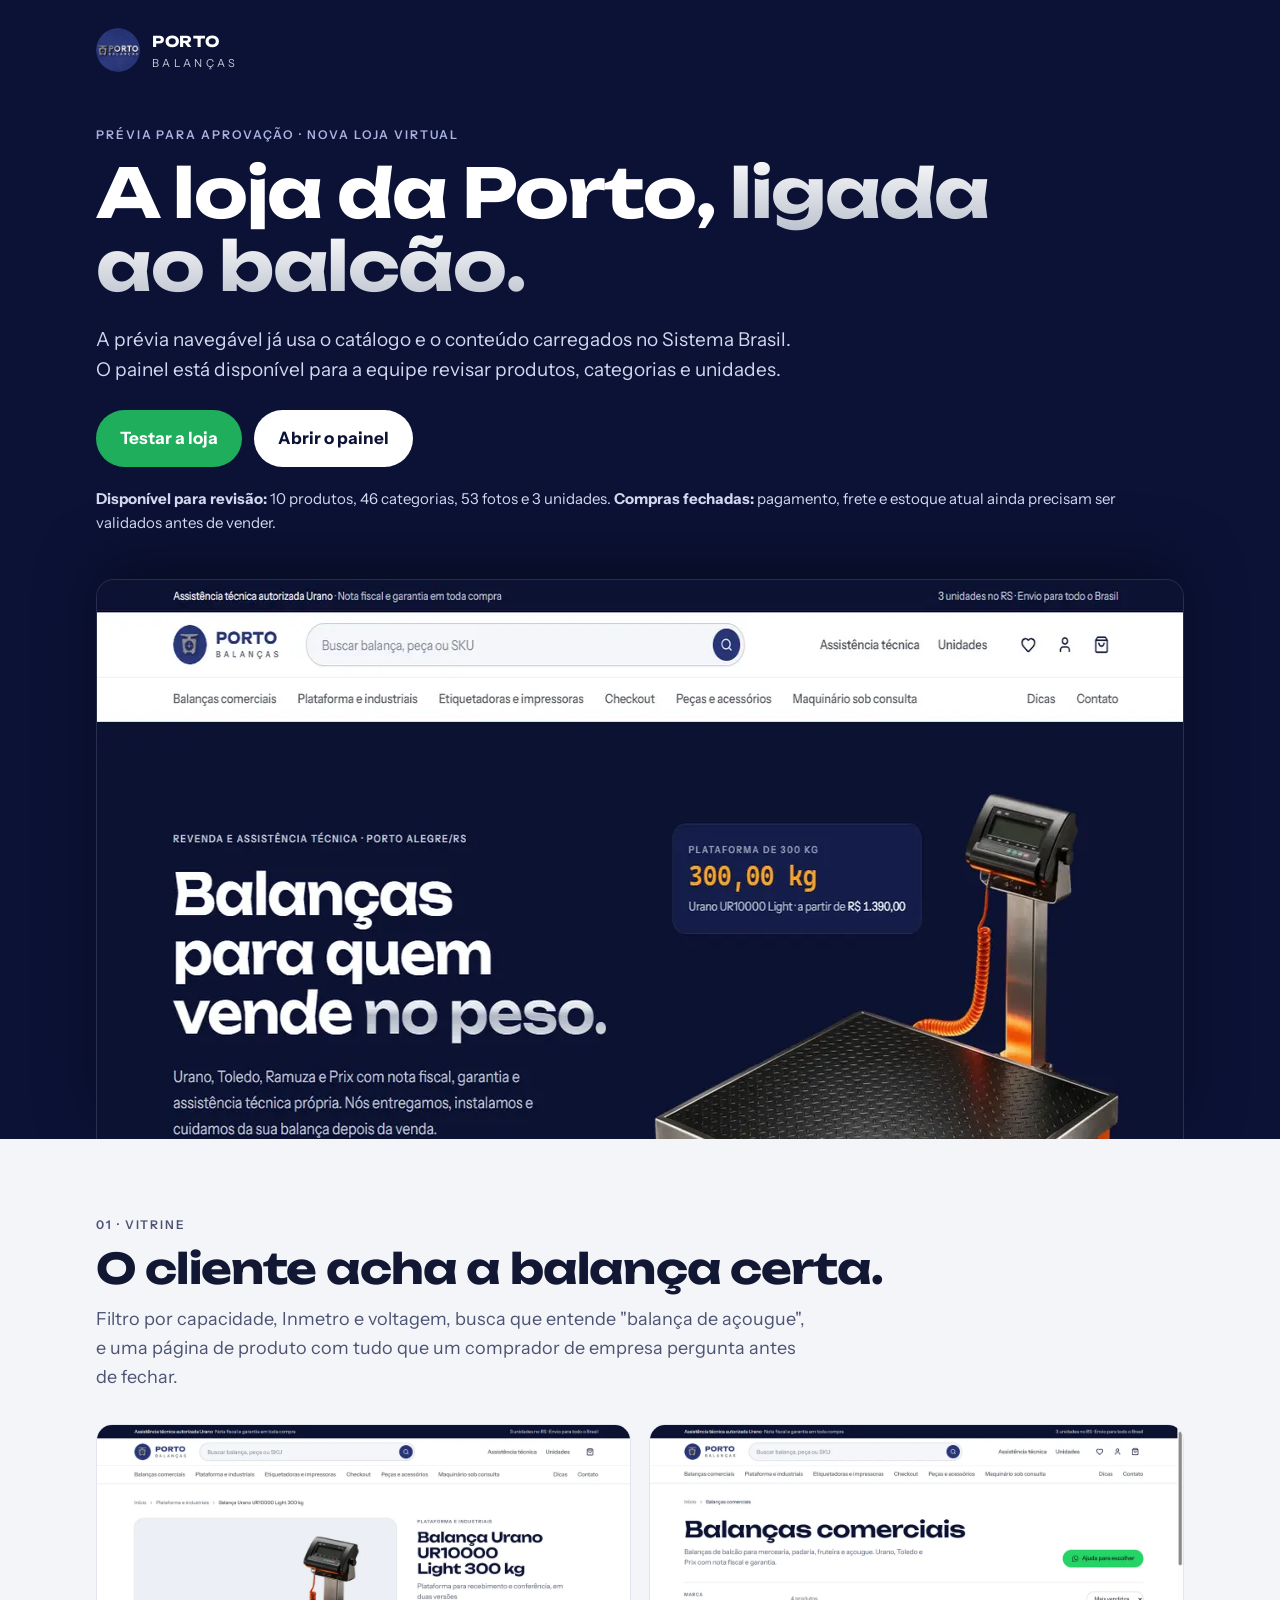
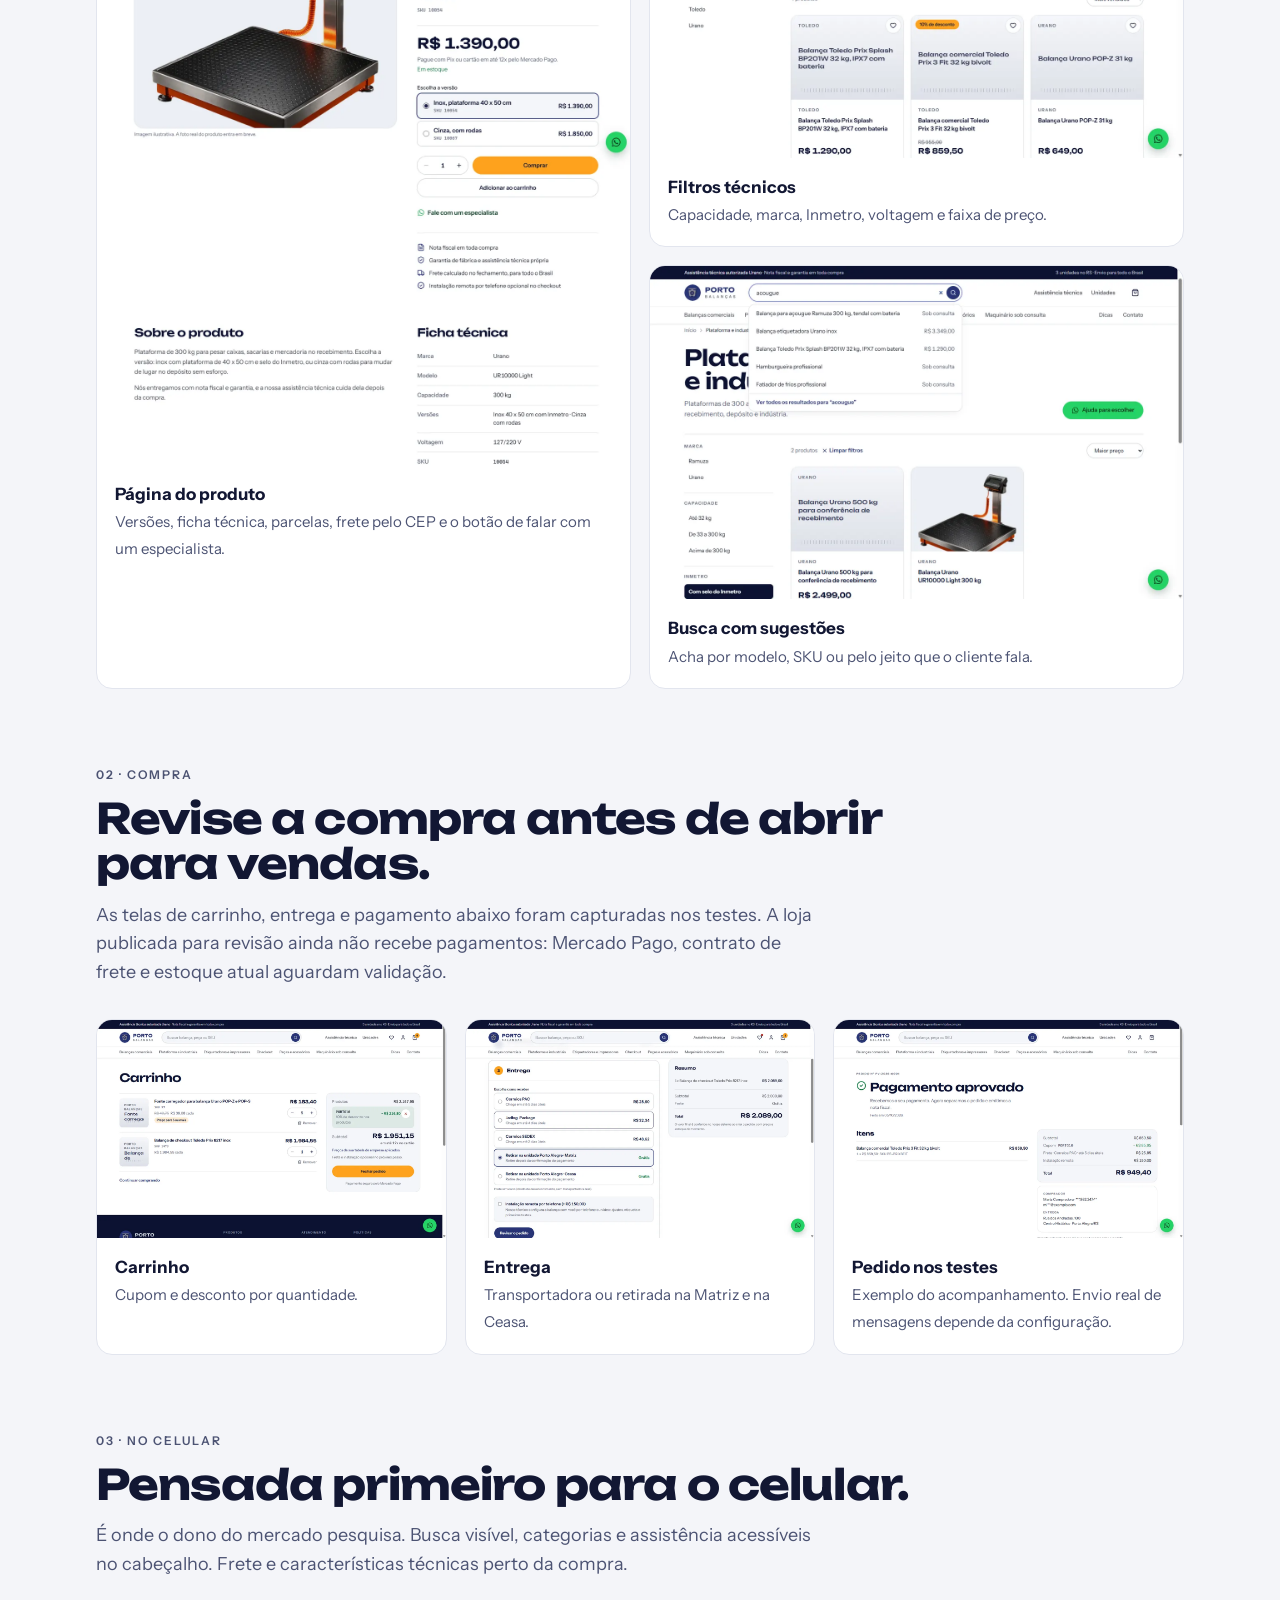
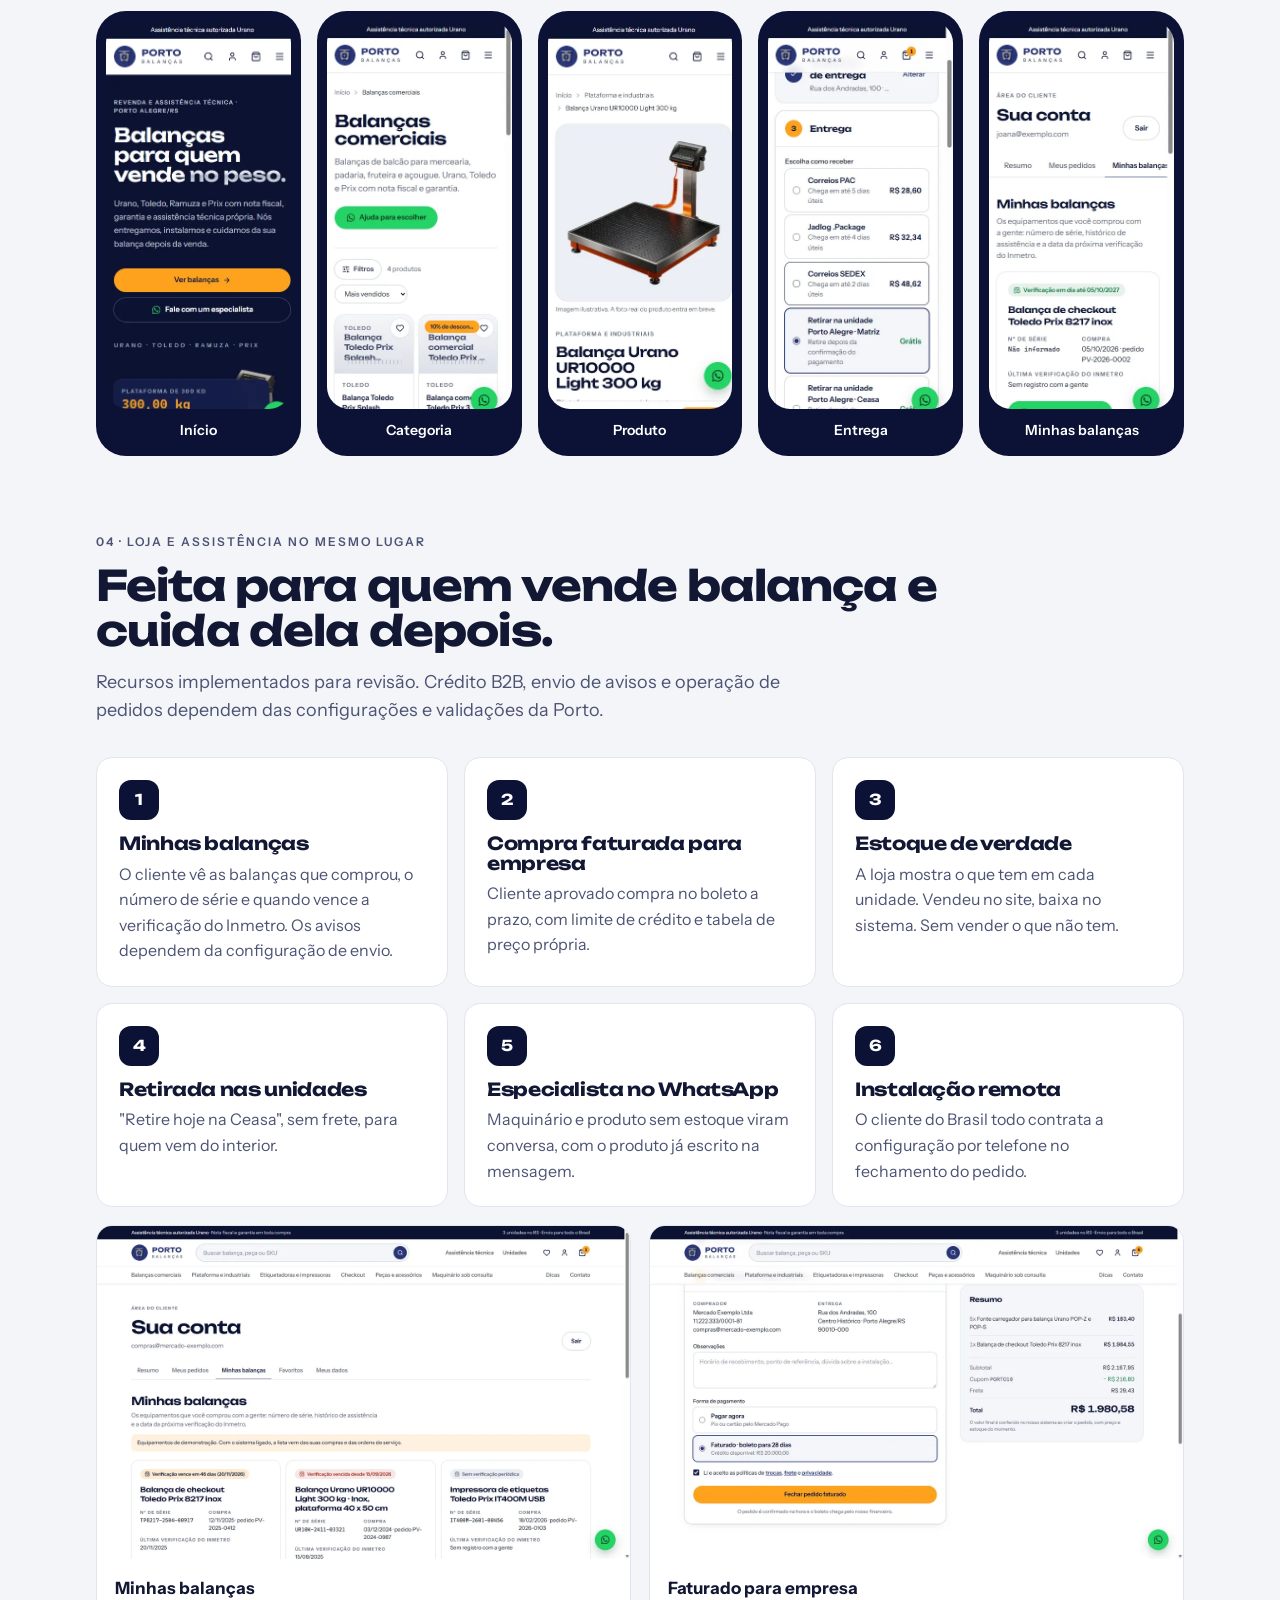
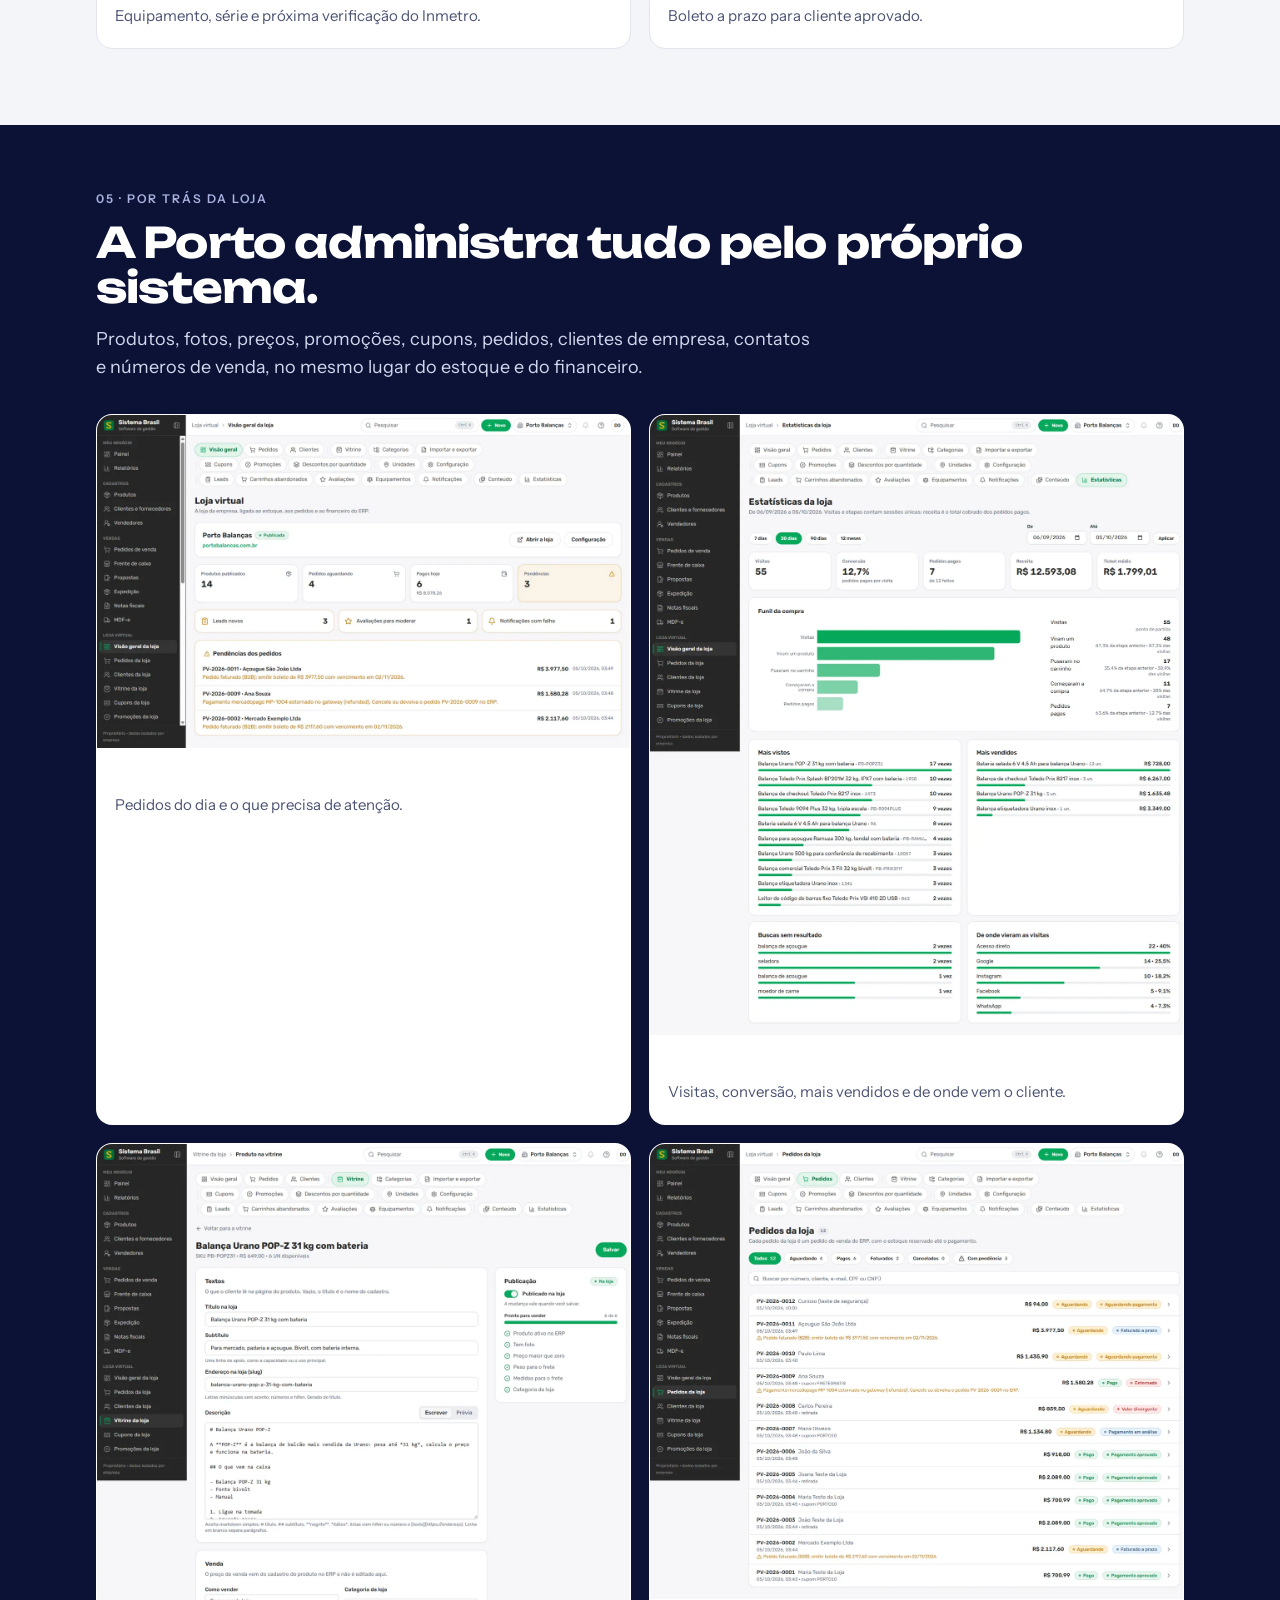
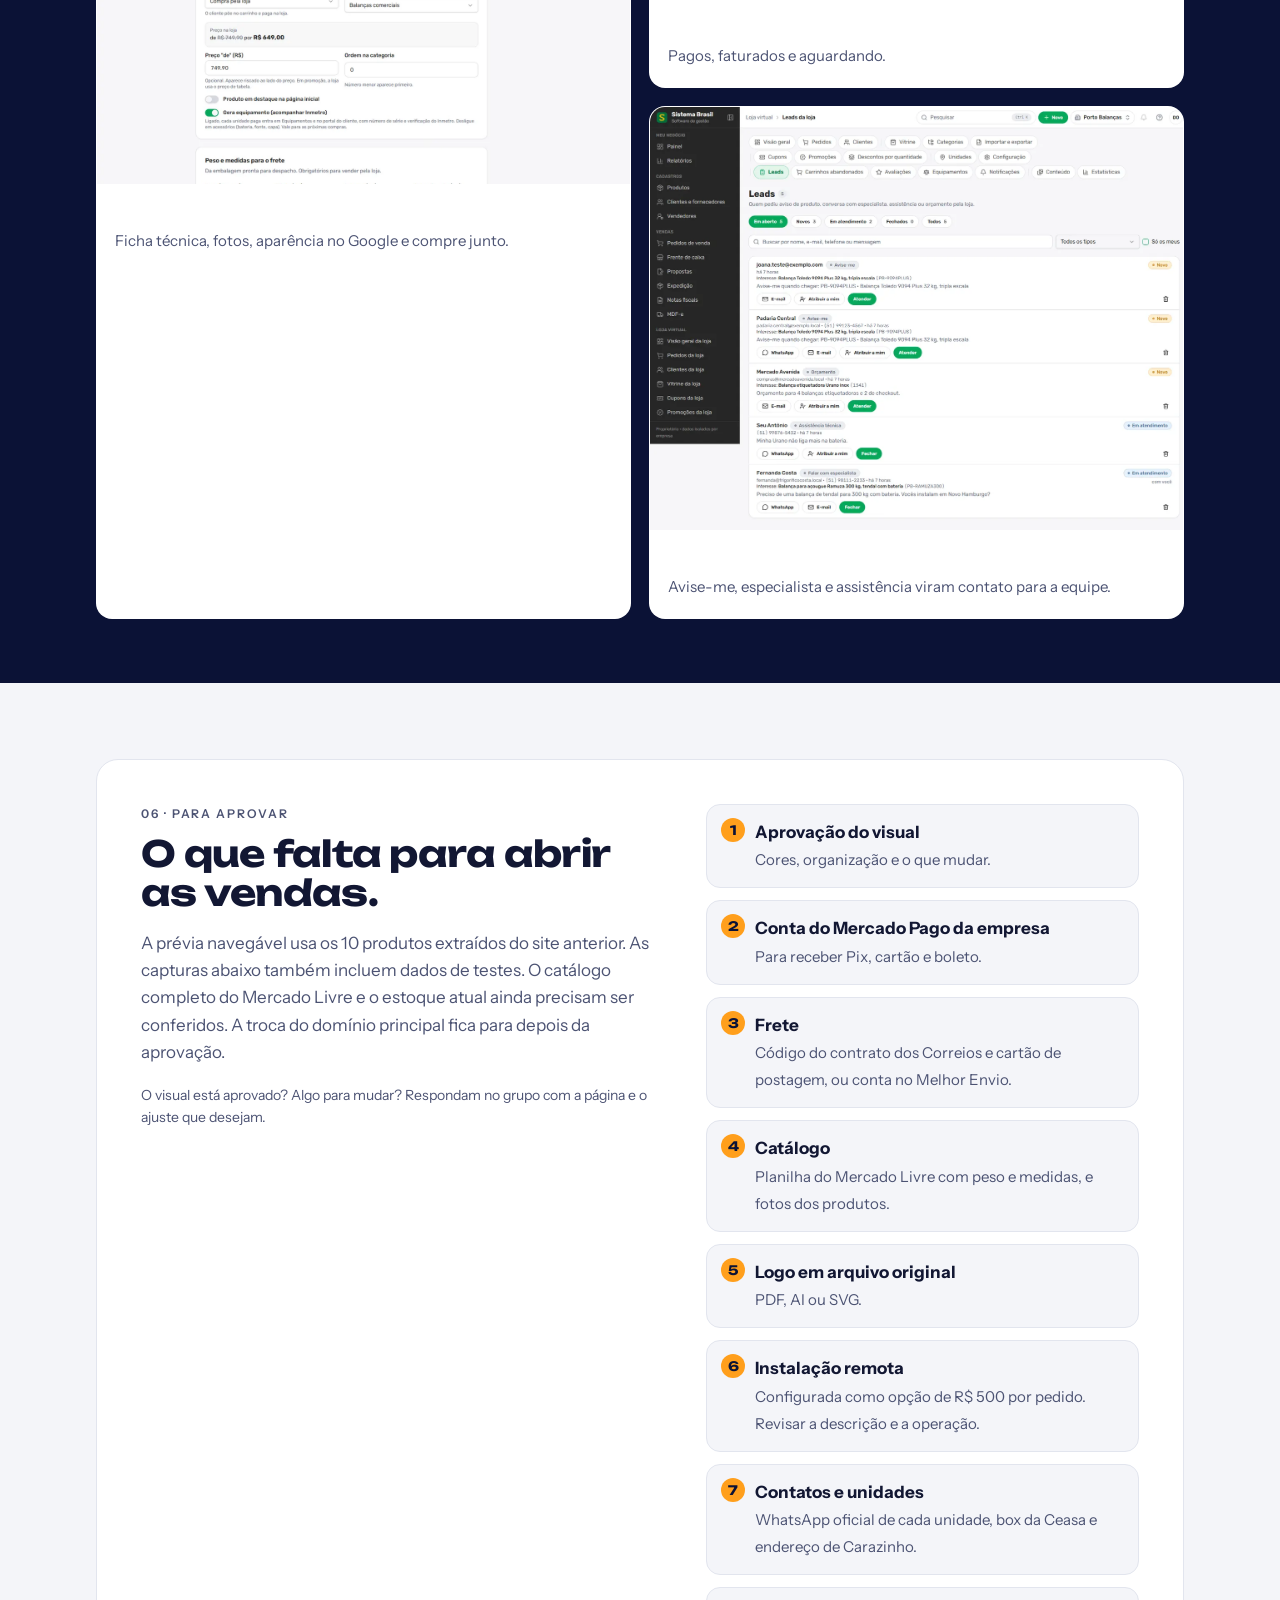
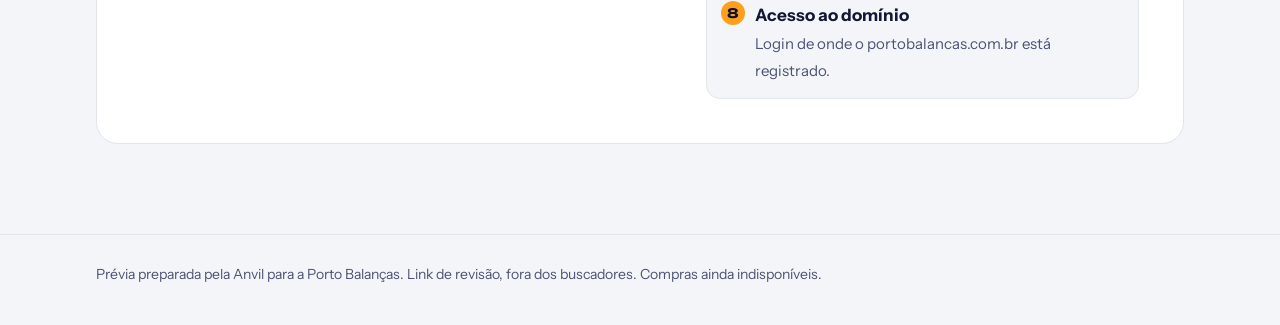
<file: loja/index.html>
<!doctype html>
<html lang="pt-BR">
<head>
<meta charset="utf-8">
<meta name="viewport" content="width=device-width, initial-scale=1">
<title>Loja Porto Balanças · prévia</title>
<meta name="description" content="Prévia da nova loja virtual da Porto Balanças, ligada ao estoque e aos pedidos.">
<meta name="robots" content="noindex, nofollow">
<meta property="og:title" content="Loja Porto Balanças · prévia para aprovação">
<meta property="og:description" content="A nova loja virtual da Porto, ligada ao estoque, aos pedidos e à assistência técnica.">
<meta property="og:image" content="https://portobalancas.anvilmarketing.com.br/loja/og.jpg">
<meta property="og:type" content="website">
<link rel="icon" href="img/logo.png">
<style>
  @font-face { font-family: "Unbounded"; font-weight: 200 900; font-display: swap; src: url("fontes/unbounded.woff2") format("woff2"); }
  @font-face { font-family: "Instrument Sans"; font-weight: 400 700; font-display: swap; src: url("fontes/instrument-sans.woff2") format("woff2"); }
  :root {
    --azul: #0b1236; --azul-2: #18215a; --azul-logo: #283475;
    --prata: #c9ced8; --tinta: #121733; --tinta-2: #4c5373; --linha: #e2e5ee;
    --fundo: #f4f5f9; --branco: #fff; --laranja: #ff9f1c; --verde: #1fae5b;
  }
  * { box-sizing: border-box; }
  html { scroll-behavior: smooth; }
  body { margin: 0; background: var(--fundo); color: var(--tinta); font: 17px/1.6 "Instrument Sans", system-ui, sans-serif; -webkit-font-smoothing: antialiased; }
  img { max-width: 100%; display: block; }
  .w { max-width: 1120px; margin: 0 auto; padding: 0 16px; }
  h1, h2, h3 { font-family: "Unbounded", system-ui, sans-serif; letter-spacing: -0.02em; line-height: 1.08; margin: 0; }
  .rotulo { font-size: 12px; font-weight: 600; letter-spacing: 0.16em; text-transform: uppercase; color: var(--tinta-2); margin: 0 0 12px; }

  .capa { background: var(--azul); color: var(--branco); padding: 28px 0 0; overflow: hidden; }
  .topo { display: flex; align-items: center; gap: 12px; }
  .topo img { width: 44px; height: 44px; border-radius: 50%; }
  .topo b { font-family: "Unbounded", sans-serif; font-size: 15px; letter-spacing: 0.04em; }
  .topo span { display: block; font-size: 11px; letter-spacing: 0.3em; color: var(--prata); }
  .capa .rotulo { color: #aab3df; margin-top: 52px; }
  .capa h1 { font-size: clamp(34px, 6.2vw, 68px); max-width: 15ch; }
  .capa h1 em { font-style: normal; background: linear-gradient(180deg, #ffffff, #b9bfcc); -webkit-background-clip: text; background-clip: text; color: transparent; }
  .capa p.apoio { color: #d3d8ef; font-size: 19px; max-width: 54ch; margin: 22px 0 0; }
  .moldura { margin-top: 44px; border-radius: 18px 18px 0 0; overflow: hidden; border: 1px solid rgba(255,255,255,0.12); border-bottom: 0; box-shadow: 0 -20px 60px rgba(0,0,0,0.35); max-height: 560px; }
  .moldura img { width: 100%; }

  section { padding: 76px 0 0; }
  section > .w > h2 { font-size: clamp(26px, 4.2vw, 42px); max-width: 22ch; }
  section > .w > p.sub { color: var(--tinta-2); font-size: 18px; max-width: 60ch; margin: 14px 0 32px; }

  .tela { background: var(--branco); border: 1px solid var(--linha); border-radius: 16px; overflow: hidden; }
  .tela .vidro { display: block; overflow: hidden; background: #e9ecf4; }
  .tela .vidro img { width: 100%; }
  .tela .vidro.alta { max-height: 640px; }
  .tela .legenda { padding: 16px 18px 18px; }
  .tela .legenda b { display: block; font-size: 17px; }
  .tela .legenda span { color: var(--tinta-2); font-size: 15px; }
  .dois { display: grid; grid-template-columns: 1fr 1fr; gap: 18px; }
  .tres { display: grid; grid-template-columns: repeat(3, 1fr); gap: 18px; }
  .celulares { display: grid; grid-template-columns: repeat(5, 1fr); gap: 16px; }
  .celular { background: var(--azul); border-radius: 30px; padding: 10px; }
  .celular .vidro { border-radius: 22px; overflow: hidden; aspect-ratio: 390 / 820; background: #fff; }
  .celular .vidro img { width: 100%; }
  .celular p { color: #fff; text-align: center; margin: 10px 0 4px; font-size: 14px; font-weight: 600; }

  .so-nos { display: grid; grid-template-columns: repeat(3, 1fr); gap: 16px; margin-top: 8px; }
  .item { background: var(--branco); border: 1px solid var(--linha); border-radius: 16px; padding: 22px; }
  .item h3 { font-size: 18px; margin: 14px 0 8px; }
  .item p { color: var(--tinta-2); margin: 0; font-size: 16px; }
  .item i { display: grid; place-items: center; width: 40px; height: 40px; border-radius: 12px; background: var(--azul); color: var(--branco); font-style: normal; font-weight: 700; font-family: "Unbounded", sans-serif; font-size: 15px; }

  .faixa { background: var(--azul); color: #fff; margin-top: 76px; padding: 64px 0; }
  .faixa h2 { font-size: clamp(26px, 4.2vw, 42px); }
  .faixa p.sub { color: #d3d8ef; font-size: 18px; max-width: 60ch; margin: 14px 0 32px; }
  .faixa .tela { border-color: rgba(255,255,255,0.12); }

  .aprovar { padding: 76px 0 90px; }
  .caixa { background: var(--branco); border: 1px solid var(--linha); border-radius: 22px; padding: clamp(24px, 4vw, 44px); display: grid; grid-template-columns: 1.1fr 0.9fr; gap: 36px; }
  .caixa h2 { font-size: clamp(24px, 3.6vw, 36px); }
  .caixa p { color: var(--tinta-2); }
  .lista { list-style: none; padding: 0; margin: 0; display: grid; gap: 12px; }
  .lista li { padding: 14px 16px 14px 48px; border: 1px solid var(--linha); border-radius: 14px; position: relative; background: var(--fundo); }
  .lista li::before { content: counter(item); counter-increment: item; position: absolute; left: 14px; top: 13px; width: 24px; height: 24px; border-radius: 50%; background: var(--laranja); color: var(--azul); font: 700 13px/24px "Unbounded", sans-serif; text-align: center; }
  .lista { counter-reset: item; }
  .lista li b { display: block; }
  .lista li span { color: var(--tinta-2); font-size: 15px; }
  .botao { display: inline-flex; align-items: center; gap: 10px; background: var(--verde); color: #fff; text-decoration: none; font-weight: 700; padding: 15px 24px; border-radius: 999px; margin-top: 24px; }
  .nota { font-size: 14px; color: var(--tinta-2); margin-top: 18px; }
  footer { border-top: 1px solid var(--linha); padding: 28px 0 40px; color: var(--tinta-2); font-size: 14px; }

  @media (max-width: 900px) {
    .dois, .tres, .so-nos, .caixa { grid-template-columns: 1fr; }
    .celulares { grid-template-columns: repeat(5, 72%); overflow-x: auto; scroll-snap-type: x mandatory; padding-bottom: 10px; }
    .celular { scroll-snap-align: start; }
    .moldura { max-height: 340px; }
  }
</style>
</head>
<body>

<header class="capa">
  <div class="w">
    <div class="topo"><img src="img/logo.png" alt="Porto Balanças"><div><b>PORTO</b><span>BALANÇAS</span></div></div>
    <p class="rotulo">Prévia para aprovação · nova loja virtual</p>
    <h1>A loja da Porto, <em>ligada ao balcão.</em></h1>
    <p class="apoio">A prévia navegável já usa o catálogo e o conteúdo carregados no Sistema Brasil. O painel está disponível para a equipe revisar produtos, categorias e unidades.</p>
    <div style="display:flex;gap:12px;flex-wrap:wrap;margin-top:24px"><a class="botao" style="margin:0" href="https://loja-porto.anvilmarketing.com.br/" target="_blank" rel="noopener noreferrer">Testar a loja</a><a class="botao" style="margin:0;background:#fff;color:#0b1236" href="https://sistemabrasil.com/loja" target="_blank" rel="noopener noreferrer">Abrir o painel</a></div>
    <p style="color:#d3d8ef;font-size:15px;margin-top:20px"><strong>Disponível para revisão:</strong> 10 produtos, 46 categorias, 53 fotos e 3 unidades. <strong>Compras fechadas:</strong> pagamento, frete e estoque atual ainda precisam ser validados antes de vender.</p>
    <div class="moldura"><img src="img/home.webp" alt="Página inicial da nova loja" width="1280" height="5677"></div>
  </div>
</header>

<section>
  <div class="w">
    <p class="rotulo">01 · Vitrine</p>
    <h2>O cliente acha a balança certa.</h2>
    <p class="sub">Filtro por capacidade, Inmetro e voltagem, busca que entende "balança de açougue", e uma página de produto com tudo que um comprador de empresa pergunta antes de fechar.</p>
    <div class="dois">
      <div class="tela"><div class="vidro alta"><img src="img/produto.webp" alt="Página de produto" loading="lazy"></div><div class="legenda"><b>Página do produto</b><span>Versões, ficha técnica, parcelas, frete pelo CEP e o botão de falar com um especialista.</span></div></div>
      <div style="display:grid;gap:18px">
        <div class="tela"><div class="vidro"><img src="img/categoria.webp" alt="Categoria com filtros" loading="lazy"></div><div class="legenda"><b>Filtros técnicos</b><span>Capacidade, marca, Inmetro, voltagem e faixa de preço.</span></div></div>
        <div class="tela"><div class="vidro"><img src="img/busca.webp" alt="Busca com sugestões" loading="lazy"></div><div class="legenda"><b>Busca com sugestões</b><span>Acha por modelo, SKU ou pelo jeito que o cliente fala.</span></div></div>
      </div>
    </div>
  </div>
</section>

<section>
  <div class="w">
    <p class="rotulo">02 · Compra</p>
    <h2>Revise a compra antes de abrir para vendas.</h2>
    <p class="sub">As telas de carrinho, entrega e pagamento abaixo foram capturadas nos testes. A loja publicada para revisão ainda não recebe pagamentos: Mercado Pago, contrato de frete e estoque atual aguardam validação.</p>
    <div class="tres">
      <div class="tela"><div class="vidro"><img src="img/carrinho.webp" alt="Carrinho com cupom" loading="lazy"></div><div class="legenda"><b>Carrinho</b><span>Cupom e desconto por quantidade.</span></div></div>
      <div class="tela"><div class="vidro"><img src="img/entrega.webp" alt="Escolha da entrega" loading="lazy"></div><div class="legenda"><b>Entrega</b><span>Transportadora ou retirada na Matriz e na Ceasa.</span></div></div>
      <div class="tela"><div class="vidro"><img src="img/pedido.webp" alt="Pedido pago" loading="lazy"></div><div class="legenda"><b>Pedido nos testes</b><span>Exemplo do acompanhamento. Envio real de mensagens depende da configuração.</span></div></div>
    </div>
  </div>
</section>

<section>
  <div class="w">
    <p class="rotulo">03 · No celular</p>
    <h2>Pensada primeiro para o celular.</h2>
    <p class="sub">É onde o dono do mercado pesquisa. Busca visível, categorias e assistência acessíveis no cabeçalho. Frete e características técnicas perto da compra.</p>
    <div class="celulares">
      <div class="celular"><div class="vidro"><img src="img/m-home.webp" alt="Home no celular" loading="lazy"></div><p>Início</p></div>
      <div class="celular"><div class="vidro"><img src="img/m-filtros.webp" alt="Filtros no celular" loading="lazy"></div><p>Categoria</p></div>
      <div class="celular"><div class="vidro"><img src="img/m-produto.webp" alt="Produto no celular" loading="lazy"></div><p>Produto</p></div>
      <div class="celular"><div class="vidro"><img src="img/m-entrega.webp" alt="Entrega no celular" loading="lazy"></div><p>Entrega</p></div>
      <div class="celular"><div class="vidro"><img src="img/m-balancas.webp" alt="Minhas balanças no celular" loading="lazy"></div><p>Minhas balanças</p></div>
    </div>
  </div>
</section>

<section>
  <div class="w">
    <p class="rotulo">04 · Loja e assistência no mesmo lugar</p>
    <h2>Feita para quem vende balança e cuida dela depois.</h2>
    <p class="sub">Recursos implementados para revisão. Crédito B2B, envio de avisos e operação de pedidos dependem das configurações e validações da Porto.</p>
    <div class="so-nos">
      <div class="item"><i>1</i><h3>Minhas balanças</h3><p>O cliente vê as balanças que comprou, o número de série e quando vence a verificação do Inmetro. Os avisos dependem da configuração de envio.</p></div>
      <div class="item"><i>2</i><h3>Compra faturada para empresa</h3><p>Cliente aprovado compra no boleto a prazo, com limite de crédito e tabela de preço própria.</p></div>
      <div class="item"><i>3</i><h3>Estoque de verdade</h3><p>A loja mostra o que tem em cada unidade. Vendeu no site, baixa no sistema. Sem vender o que não tem.</p></div>
      <div class="item"><i>4</i><h3>Retirada nas unidades</h3><p>"Retire hoje na Ceasa", sem frete, para quem vem do interior.</p></div>
      <div class="item"><i>5</i><h3>Especialista no WhatsApp</h3><p>Maquinário e produto sem estoque viram conversa, com o produto já escrito na mensagem.</p></div>
      <div class="item"><i>6</i><h3>Instalação remota</h3><p>O cliente do Brasil todo contrata a configuração por telefone no fechamento do pedido.</p></div>
    </div>
    <div class="dois" style="margin-top:18px">
      <div class="tela"><div class="vidro"><img src="img/balancas.webp" alt="Minhas balanças" loading="lazy"></div><div class="legenda"><b>Minhas balanças</b><span>Equipamento, série e próxima verificação do Inmetro.</span></div></div>
      <div class="tela"><div class="vidro"><img src="img/faturado.webp" alt="Pagamento faturado" loading="lazy"></div><div class="legenda"><b>Faturado para empresa</b><span>Boleto a prazo para cliente aprovado.</span></div></div>
    </div>
  </div>
</section>

<div class="faixa">
  <div class="w">
    <p class="rotulo" style="color:#aab3df">05 · Por trás da loja</p>
    <h2>A Porto administra tudo pelo próprio sistema.</h2>
    <p class="sub">Produtos, fotos, preços, promoções, cupons, pedidos, clientes de empresa, contatos e números de venda, no mesmo lugar do estoque e do financeiro.</p>
    <div class="dois">
      <div class="tela"><div class="vidro"><img src="img/p-visao.webp" alt="Visão geral da loja no sistema" loading="lazy"></div><div class="legenda"><b>Visão geral</b><span>Pedidos do dia e o que precisa de atenção.</span></div></div>
      <div class="tela"><div class="vidro"><img src="img/p-estatisticas.webp" alt="Estatísticas" loading="lazy"></div><div class="legenda"><b>Números da loja</b><span>Visitas, conversão, mais vendidos e de onde vem o cliente.</span></div></div>
      <div class="tela"><div class="vidro alta"><img src="img/p-editor.webp" alt="Editor de produto" loading="lazy"></div><div class="legenda"><b>Cadastro do produto</b><span>Ficha técnica, fotos, aparência no Google e compre junto.</span></div></div>
      <div style="display:grid;gap:18px">
        <div class="tela"><div class="vidro"><img src="img/p-pedidos.webp" alt="Pedidos da loja" loading="lazy"></div><div class="legenda"><b>Pedidos</b><span>Pagos, faturados e aguardando.</span></div></div>
        <div class="tela"><div class="vidro"><img src="img/p-leads.webp" alt="Contatos" loading="lazy"></div><div class="legenda"><b>Contatos</b><span>Avise-me, especialista e assistência viram contato para a equipe.</span></div></div>
      </div>
    </div>
  </div>
</div>

<div class="aprovar">
  <div class="w">
    <div class="caixa">
      <div>
        <p class="rotulo">06 · Para aprovar</p>
        <h2>O que falta para abrir as vendas.</h2>
        <p>A prévia navegável usa os 10 produtos extraídos do site anterior. As capturas abaixo também incluem dados de testes. O catálogo completo do Mercado Livre e o estoque atual ainda precisam ser conferidos. A troca do domínio principal fica para depois da aprovação.</p>
        <p class="nota">O visual está aprovado? Algo para mudar? Respondam no grupo com a página e o ajuste que desejam.</p>
      </div>
      <ol class="lista">
        <li><b>Aprovação do visual</b><span>Cores, organização e o que mudar.</span></li>
        <li><b>Conta do Mercado Pago da empresa</b><span>Para receber Pix, cartão e boleto.</span></li>
        <li><b>Frete</b><span>Código do contrato dos Correios e cartão de postagem, ou conta no Melhor Envio.</span></li>
        <li><b>Catálogo</b><span>Planilha do Mercado Livre com peso e medidas, e fotos dos produtos.</span></li>
        <li><b>Logo em arquivo original</b><span>PDF, AI ou SVG.</span></li>
        <li><b>Instalação remota</b><span>Configurada como opção de R$ 500 por pedido. Revisar a descrição e a operação.</span></li>
        <li><b>Contatos e unidades</b><span>WhatsApp oficial de cada unidade, box da Ceasa e endereço de Carazinho.</span></li>
        <li><b>Acesso ao domínio</b><span>Login de onde o portobalancas.com.br está registrado.</span></li>
      </ol>
    </div>
  </div>
</div>

<footer><div class="w">Prévia preparada pela Anvil para a Porto Balanças. Link de revisão, fora dos buscadores. Compras ainda indisponíveis.</div></footer>
</body>
</html>
</file>
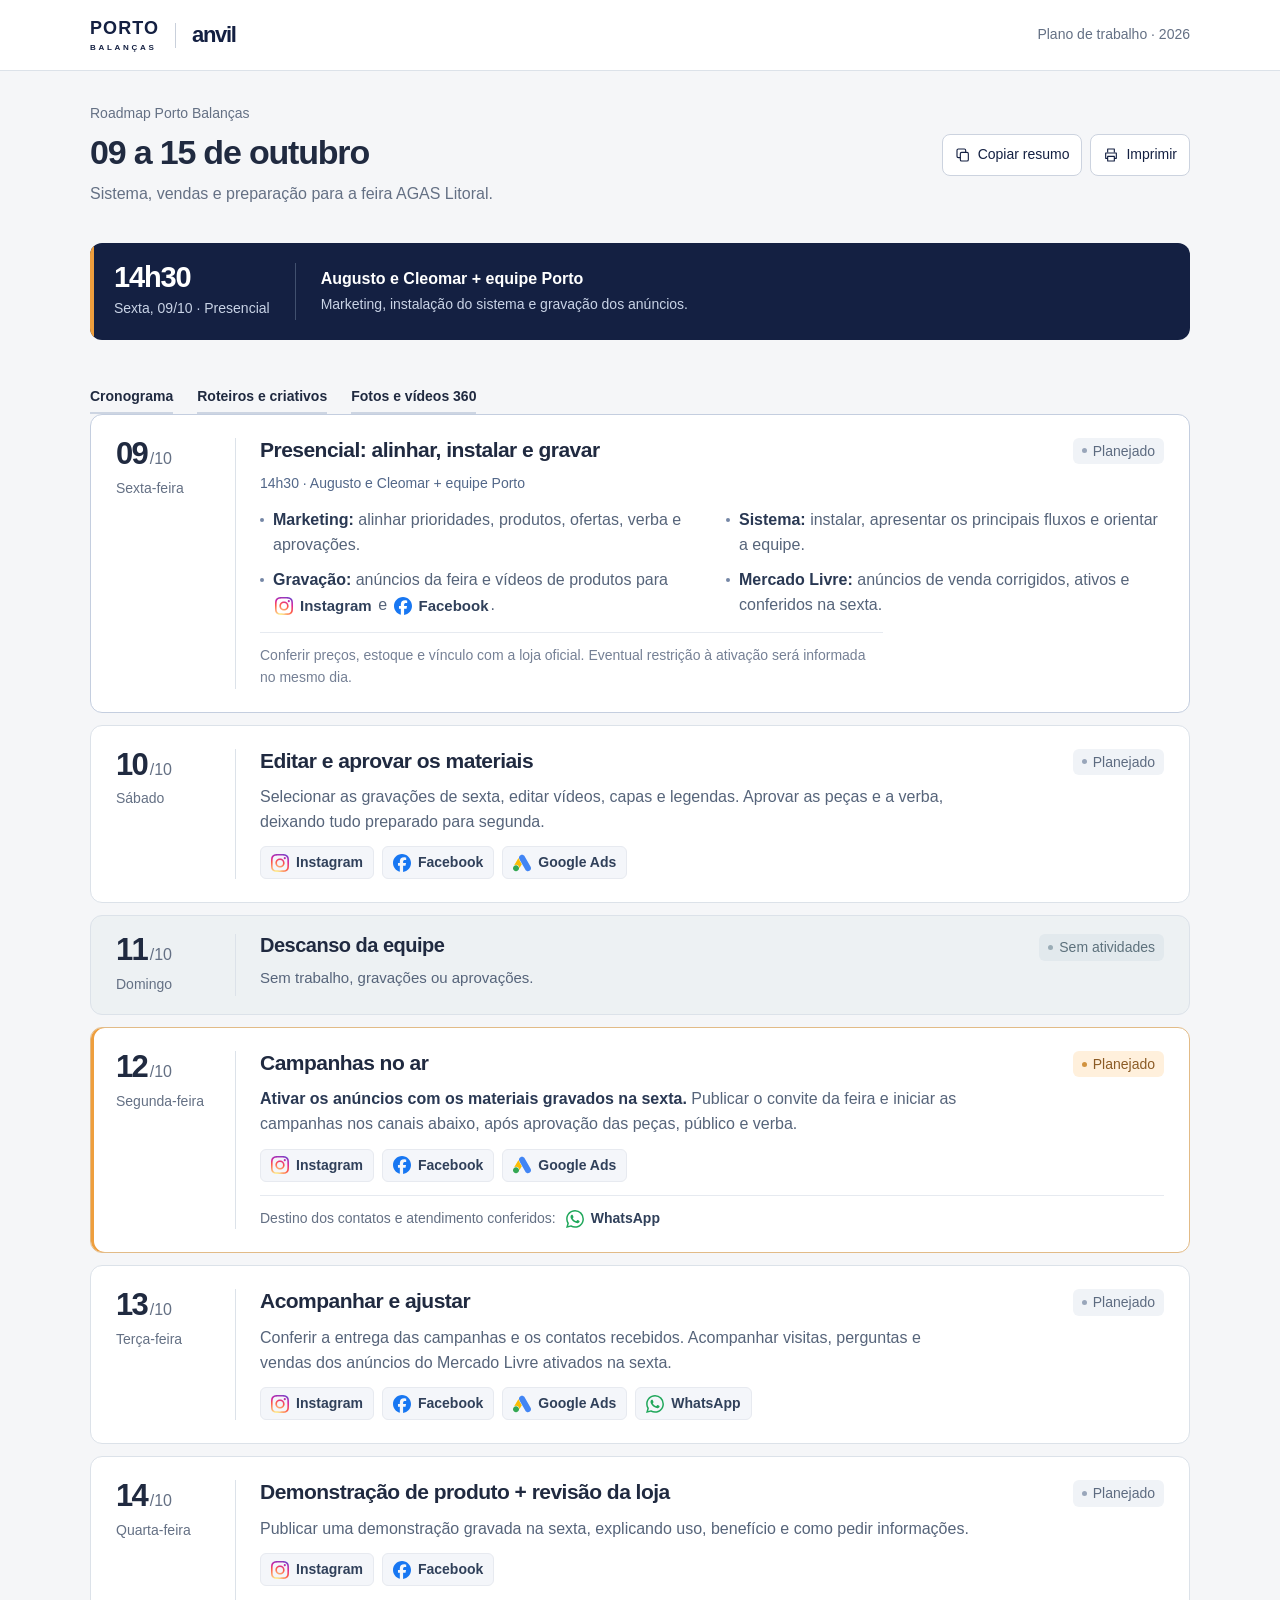
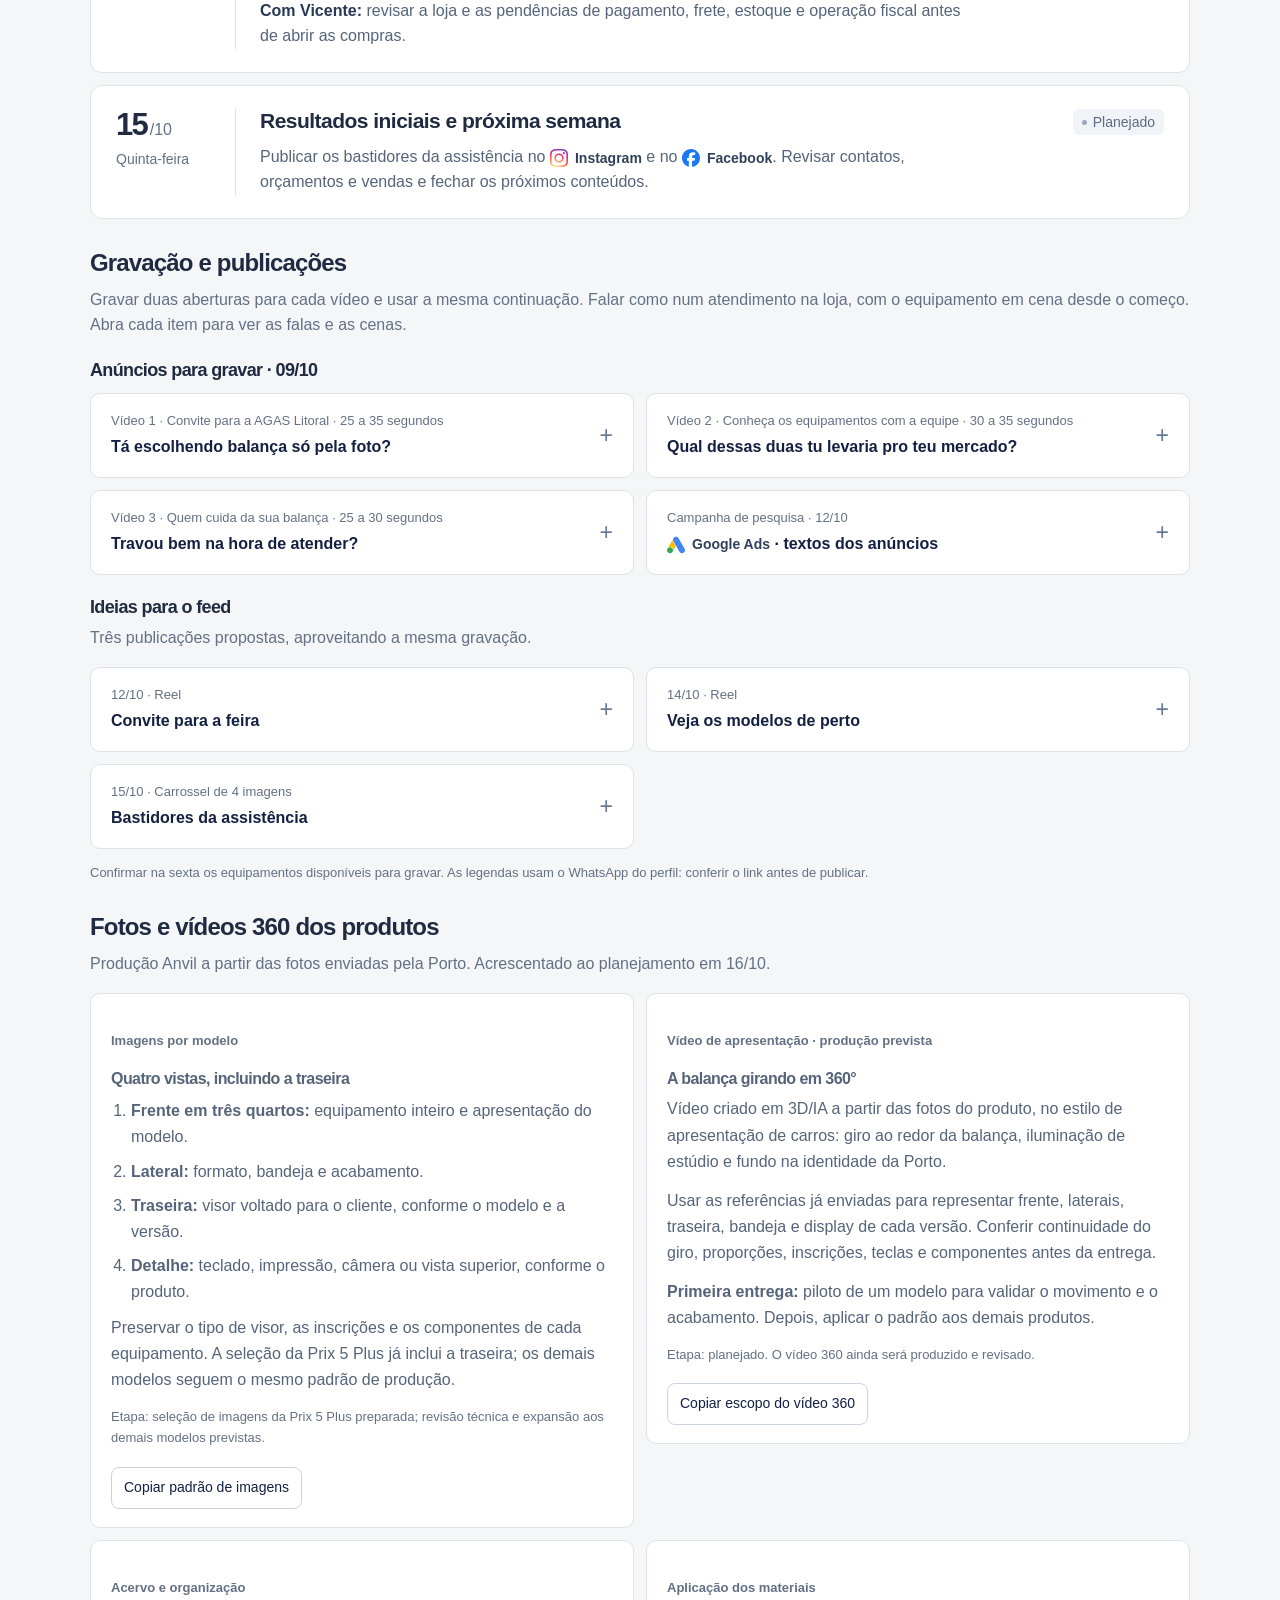
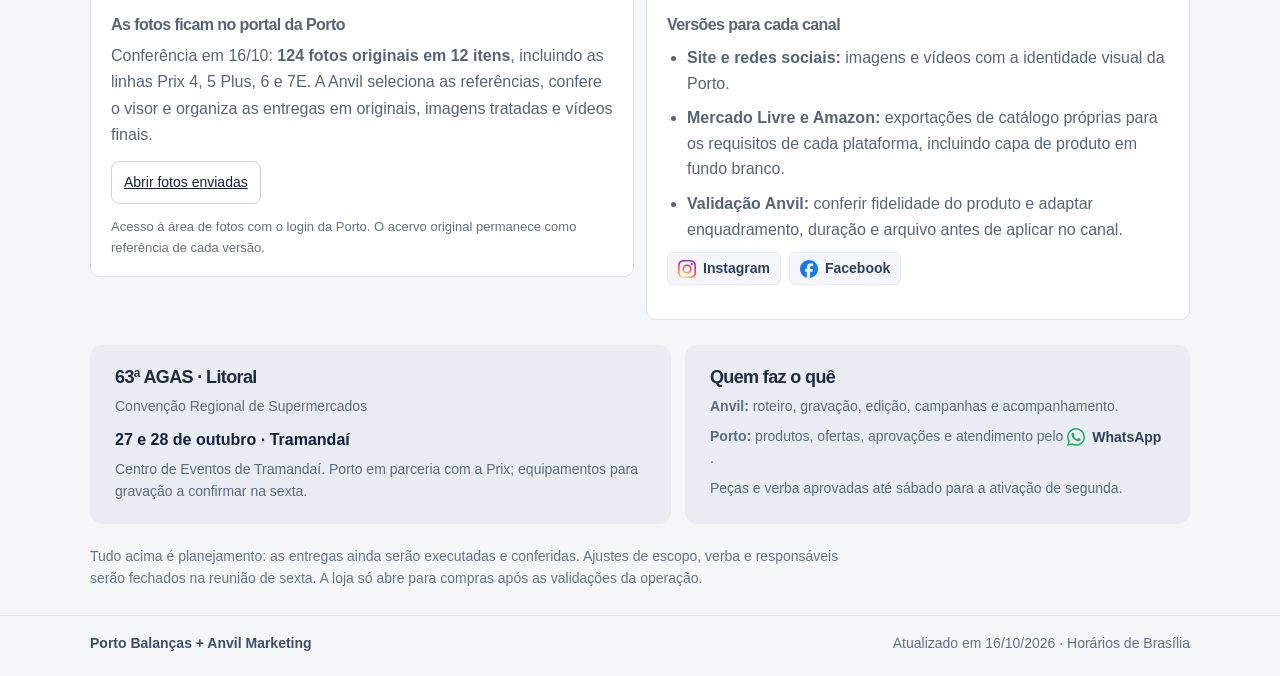
<file: roadmap/index.html>
<!doctype html>
<html lang="pt-BR"><head>
<meta charset="utf-8"><meta name="viewport" content="width=device-width, initial-scale=1"><meta name="theme-color" content="#142042"><meta name="robots" content="noindex, nofollow">
<meta name="description" content="Roadmap Porto Balanças e Anvil, 9 a 15 de outubro de 2026. Sistema e gravação na sexta; anúncios no Instagram, Facebook e Google Ads na segunda.">
<link rel="canonical" href="https://portobalancas.anvilmarketing.com.br/roadmap/">
<title>Roadmap Porto Balanças · 09 a 15 de outubro de 2026</title>
<style>
:root{--navy:#142042;--ink:#202a40;--muted:#647084;--line:#dce2e9;--paper:#f5f6f8;--orange:#ee9e3d}*{box-sizing:border-box}html{scroll-behavior:smooth;scroll-padding-top:20px}body{margin:0;background:var(--paper);color:var(--ink);font:16px/1.55 Inter,"Segoe UI",Arial,sans-serif;-webkit-font-smoothing:antialiased}h1,h2,h3,p{margin:0}h1,h2,h3{line-height:1.18;letter-spacing:-.035em}button,a{-webkit-tap-highlight-color:transparent}button{font:inherit;cursor:pointer}a{color:inherit}a:focus-visible,button:focus-visible{outline:3px solid #c27814;outline-offset:4px}.wrap{width:min(1100px,calc(100% - 64px));margin-inline:auto}.skip{position:absolute;left:16px;top:-80px;padding:10px;background:white;z-index:3}.skip:focus{top:10px}.topbar{background:#fff;border-bottom:1px solid var(--line)}.topbar .wrap{min-height:70px;display:flex;align-items:center;justify-content:space-between;gap:20px}.brands{display:flex;align-items:center;gap:16px;color:var(--navy)}.porto{font-weight:850;letter-spacing:.06em;font-size:18px;line-height:1}.porto small{display:block;font-size:8px;letter-spacing:.34em;margin-top:7px}.separator{height:25px;width:1px;background:#c9d0db}.anvil{font-size:22px;font-weight:800;letter-spacing:-.06em}.top-note{font-size:14px;color:var(--muted)}.intro{padding:32px 0 24px}.intro-top{display:flex;justify-content:space-between;gap:25px;align-items:center}.eyebrow{font-size:14px;color:var(--muted);margin-bottom:7px}h1{font-size:34px;font-weight:750}.subtitle{font-size:16px;color:var(--muted);margin-top:10px}.tools{display:flex;gap:8px;flex-shrink:0}.button{padding:9px 12px;border:1px solid #ccd3df;color:var(--navy);border-radius:8px;background:#fff;display:inline-flex;align-items:center;gap:7px;font-size:14px;min-height:42px}.button:hover{background:#e9edf4}.button svg{width:16px;height:16px}.copy-status{font-size:14px;color:var(--muted);padding-top:8px;min-height:30px}.meeting{background:var(--navy);color:white;border-radius:12px;display:flex;gap:25px;align-items:center;padding:20px 24px;position:relative;overflow:hidden;margin-top:6px}.meeting:before{content:"";width:4px;background:var(--orange);position:absolute;inset:0 auto 0 0}.meeting-time{white-space:nowrap;border-right:1px solid #41506e;padding-right:25px}.meeting-time strong{font-size:29px;letter-spacing:-.04em;line-height:1}.meeting-time span{display:block;font-size:14px;color:#c9d3e6;margin-top:4px}.meeting p{font-size:16px;font-weight:650}.meeting p span{display:block;color:#c9d3e6;font-size:14px;font-weight:400;margin-top:3px}.timeline{display:grid;gap:12px;padding-bottom:25px}.day{display:grid;grid-template-columns:120px 1fr;background:#fff;border:1px solid var(--line);border-radius:12px;padding:23px 25px;gap:24px;scroll-margin-top:20px}.date{border-right:1px solid var(--line);padding-right:20px}.date strong{font-size:31px;letter-spacing:-.06em;font-weight:650;line-height:1}.date strong span{font-size:16px;letter-spacing:0;font-weight:400;color:var(--muted);margin-left:3px}.date>span{display:block;color:var(--muted);font-size:14px;margin-top:6px}.day-content{min-width:0}.day-title{display:flex;justify-content:space-between;align-items:start;gap:15px;margin-bottom:10px}.day-title h2{font-size:21px;font-weight:700;letter-spacing:-.025em}.status{display:inline-flex;align-items:center;gap:6px;white-space:nowrap;background:#f0f3f7;color:#5d6b80;padding:3px 9px;border-radius:6px;font-size:14px;line-height:1.45;flex-shrink:0}.status:before{content:"";width:5px;height:5px;border-radius:50%;background:#99a6ba}.day p{font-size:16px;color:#56647a;max-width:80ch}.day p strong,.actions strong{color:#293853;font-weight:650}.day-note{font-size:14px!important;color:#526789!important;margin:-1px 0 13px}.actions{margin:0;padding:0;list-style:none;display:grid;gap:11px 28px;color:#56647a;font-size:16px}.actions.two{grid-template-columns:1fr 1fr}.actions li{padding-left:13px;position:relative}.actions li:before{content:"";position:absolute;top:10px;left:0;width:4px;height:4px;border-radius:50%;background:#7587a6}.day .detail{font-size:14px;color:#758095;margin-top:14px;border-top:1px solid #e6eaf0;padding-top:12px}.friday{border-color:#c4cedf}.channel{display:inline-flex;align-items:center;vertical-align:middle;gap:7px;white-space:nowrap;color:#30405a;font-size:14px;line-height:1.5;font-weight:600}.channel svg{width:18px;height:18px;flex-shrink:0;display:block}.actions .channel{font-size:15px;margin:1px 2px}.channels{display:flex;flex-wrap:wrap;gap:8px;margin-top:12px}.channels .channel{padding:5px 10px;background:#f4f6fa;border:1px solid #e7eaf0;border-radius:6px}.rest{background:#edf1f3;padding-block:18px}.rest .day-title{margin-bottom:5px}.rest .day-title h2{font-size:20px}.rest-status{background:#e2e9ed;color:#5d717c}.rest-status:before{background:#9aacb6}.rest p{font-size:15px}.monday{border-color:#e2bb87;box-shadow:inset 3px 0 var(--orange)}.monday .status{background:#fff0dc;color:#8b5b25}.monday .status:before{background:#d1923e}.contact-line{display:flex;gap:10px;align-items:center;flex-wrap:wrap;margin-top:13px;padding-top:12px;border-top:1px solid #e6eaf0;font-size:14px;color:var(--muted)}.secondary{margin-top:13px}.context{display:grid;grid-template-columns:1.07fr .93fr;gap:14px;padding-bottom:22px}.context article{background:#e9edf3;border-radius:12px;padding:22px 25px}.context h3{font-size:18px;margin-bottom:8px}.context p{font-size:14px;color:#5c6b81}.event-date{display:block;margin:10px 0 6px;font-size:16px;font-weight:700;color:var(--navy)}.context .who p+p{margin-top:8px}.note{font-size:14px;color:#66758b;padding-bottom:25px;max-width:100ch}.footer{border-top:1px solid var(--line);padding:17px 0 22px;color:var(--muted);font-size:14px}.footer .wrap{display:flex;justify-content:space-between;gap:15px}.footer strong{font-weight:650;color:#3f4e67}.brand-symbols{position:absolute;width:0;height:0;overflow:hidden}.sr-only{position:absolute;width:1px;height:1px;padding:0;margin:-1px;overflow:hidden;clip:rect(0,0,0,0);white-space:nowrap;border:0}
@media(max-width:900px){.wrap{width:calc(100% - 40px)}.intro-top{align-items:start}.tools{flex-direction:column}.day{grid-template-columns:97px 1fr;gap:19px;padding:22px}.actions.two{grid-template-columns:1fr}.date{padding-right:15px}.day-title{flex-wrap:wrap;gap:8px}.context{grid-template-columns:1fr 1fr}}
@media(max-width:620px){.wrap{width:calc(100% - 32px)}.topbar .wrap{min-height:64px}.brands{gap:12px}.porto{font-size:16px}.porto small{font-size:7px}.anvil{font-size:20px}.top-note{font-size:12px;max-width:95px;text-align:right}.intro{padding:24px 0 20px}.intro-top{display:block}.eyebrow{font-size:14px}h1{font-size:28px}.subtitle{font-size:16px;max-width:32ch}.tools{flex-direction:row;margin-top:17px}.button{font-size:14px;padding:9px 11px}.copy-status{font-size:14px;min-height:26px;padding-top:6px}.meeting{display:block;padding:18px 20px;margin-top:0}.meeting-time{border-right:0;padding-right:0;display:flex;align-items:baseline;gap:12px}.meeting-time strong{font-size:29px}.meeting-time span{font-size:14px}.meeting p{margin-top:10px;font-size:16px}.meeting p span{font-size:14px}.day{grid-template-columns:1fr;padding:19px;gap:12px}.date{display:flex;align-items:baseline;gap:11px;border-right:0;padding:0}.date strong{font-size:25px}.date strong span{font-size:15px}.date>span{font-size:14px;margin:0}.day-title{margin-bottom:10px;gap:10px}.day-title h2{font-size:21px;flex:1;min-width:160px}.status{font-size:14px;padding:3px 7px}.day p,.actions{font-size:16px}.day-note{font-size:14px!important;margin:0 0 12px}.actions{gap:13px}.channel{font-size:14px}.actions .channel{font-size:14px}.channels{gap:7px}.channels .channel{padding:5px 8px}.contact-line{font-size:14px;gap:7px}.rest{padding:17px 19px;gap:9px}.rest .day-title h2{font-size:20px}.rest-status{font-size:14px}.rest p{font-size:15px}.timeline{gap:11px;padding-bottom:18px}.context{grid-template-columns:1fr;gap:11px;padding-bottom:18px}.context article{padding:20px}.context h3{font-size:18px}.context p{font-size:14px}.note{font-size:14px;padding-bottom:20px}.footer{font-size:12px}.footer .wrap{display:block}.footer p+p{margin-top:5px}}
@media(prefers-reduced-motion:reduce){html{scroll-behavior:auto}}
@media print{@page{size:A4;margin:11mm}body{background:white;font-size:11pt;-webkit-print-color-adjust:exact;print-color-adjust:exact}.wrap{width:100%;max-width:none}.topbar .wrap{min-height:45px}.intro{padding:19px 0}.intro-top{display:block}h1{font-size:28px}.eyebrow,.subtitle{font-size:12px}.tools,.copy-status{display:none}.meeting{margin-top:17px;padding:14px 18px}.meeting-time strong{font-size:24px}.meeting-time span,.meeting p span{font-size:11px}.meeting p{font-size:13px}.timeline{gap:9px;padding-bottom:17px}.day{break-inside:avoid;padding:16px 18px;grid-template-columns:88px 1fr;gap:18px;border-radius:9px}.date strong{font-size:26px}.date>span{font-size:11px}.date strong span{font-size:12px}.day-title{margin-bottom:7px}.day-title h2{font-size:17px}.status{font-size:10px}.day p,.actions{font-size:12px}.day-note{font-size:11px!important}.actions{gap:9px 18px}.actions.two{grid-template-columns:1fr 1fr}.day .detail{font-size:10px;margin-top:10px;padding-top:9px}.channel,.actions .channel{font-size:11px}.channel svg{width:14px;height:14px}.channels{margin-top:8px;gap:6px}.channels .channel{padding:3px 7px}.contact-line{font-size:11px;margin-top:9px;padding-top:8px}.rest{padding-block:14px}.rest .day-title h2{font-size:17px}.rest p{font-size:12px}.context{break-inside:avoid;gap:12px;padding-bottom:16px}.context article{padding:16px 18px}.context h3{font-size:15px}.context p,.note{font-size:11px}.event-date{font-size:13px}.note{padding-bottom:16px}.footer{padding:12px 0;font-size:10px}}
.content-section{padding:5px 0 25px}.content-section>h2{font-size:24px;margin-bottom:15px}.content-grid{display:grid;grid-template-columns:1fr 1fr;gap:12px}.content-card{background:#fff;border:1px solid var(--line);border-radius:10px;overflow:hidden}.content-card summary{padding:17px 20px;font-size:16px;font-weight:650;color:var(--navy);cursor:pointer;list-style:none;display:flex;align-items:center;justify-content:space-between;gap:15px}.content-card summary::-webkit-details-marker{display:none}.content-card summary:after{content:"+";font-size:23px;font-weight:400;line-height:1;color:#657893}.content-card[open] summary:after{content:"−"}.content-card summary:focus-visible{outline:3px solid #c27814;outline-offset:-4px}.content-card[open] summary{border-bottom:1px solid #e6eaf0}.content-body{padding:18px 20px;color:#56647a;font-size:16px}.content-body p+p{margin-top:12px}.content-body h3{font-size:16px;margin:18px 0 8px}.content-body h3:first-child{margin-top:0}.content-body ul,.content-body ol{padding-left:20px;margin:10px 0}.content-body li+li{margin-top:7px}.content-body blockquote,.ad-copy{margin:12px 0;padding:13px 16px;background:#f1f4f8;border-left:3px solid #a2b1c9;border-radius:0 6px 6px 0;color:#344760}.content-body .channel{font-size:14px}.content-intro{font-size:16px;color:var(--muted);margin:-4px 0 16px}.content-label{font-size:14px;color:#738198;font-weight:400}.content-body .channels{margin-top:0;margin-bottom:14px}@media(max-width:700px){.content-grid{grid-template-columns:1fr}.content-section>h2{font-size:23px}.content-card summary{padding:16px 18px}.content-body{padding:16px 18px}}@media print{.content-section{padding-bottom:18px}.content-section>h2{font-size:20px}.content-grid{grid-template-columns:1fr 1fr;gap:9px}.content-card{break-inside:avoid}.content-card summary{font-size:12px;padding:12px 14px}.content-body{font-size:11px;padding:12px 14px}.content-body h3{font-size:12px}.content-intro{font-size:11px}}

/* Roteiros e ideias de criativos */
.content-subtitle{font-size:18px;margin:22px 0 12px}.content-card summary>span{display:block;min-width:0}.content-card summary .content-label{display:block;font-size:13px;font-weight:500;color:var(--muted);margin:0 0 4px;letter-spacing:0;text-transform:none}.content-body p{font-size:16px;line-height:1.65}.content-body .content-label{font-size:13px;margin-top:18px;font-weight:700;color:var(--muted)}.content-body .channels{margin:0 0 16px}.content-body .ad-copy{background:#f2f5fa;border-left:3px solid #a8b7d2;padding:13px 15px;border-radius:0 7px 7px 0;margin-top:7px}.copy-list,.scenes{padding-left:21px;margin:8px 0 16px;line-height:1.6}.copy-list li,.scenes li{margin-bottom:9px}.scenes span{display:block;color:var(--muted);font-size:14px;margin:4px 0}.copy-content{margin-top:18px}.source-note{font-size:13px!important;color:var(--muted);margin-top:14px;line-height:1.55}.content-grid{align-items:start}.section-nav{display:flex;gap:8px;margin-top:18px}.section-nav a{font-size:14px;font-weight:650;text-decoration:none;border-bottom:2px solid #cdd5e2;padding:4px 0;margin-right:16px}.section-nav a:hover{border-color:var(--navy)}@media print{.content-card .content-body{display:block!important}.copy-content,.section-nav{display:none!important}.content-grid{display:block}.content-card{break-inside:avoid;margin-bottom:12px}}
.section-nav{flex-wrap:wrap}</style></head><body>
<svg class="brand-symbols" xmlns="http://www.w3.org/2000/svg" aria-hidden="true"><symbol id="i-instagram" viewBox="0 0 24 24"><defs><radialGradient id="ig" cx="30%" cy="107%" r="150%"><stop offset="0" stop-color="#fdf497"/><stop offset=".05" stop-color="#fdf497"/><stop offset=".45" stop-color="#fd5949"/><stop offset=".6" stop-color="#d6249f"/><stop offset=".9" stop-color="#285AEB"/></radialGradient></defs><path fill="url(#ig)" d="M7.0301.084c-1.2768.0602-2.1487.264-2.911.5634-.7888.3075-1.4575.72-2.1228 1.3877-.6652.6677-1.075 1.3368-1.3802 2.127-.2954.7638-.4956 1.6365-.552 2.914-.0564 1.2775-.0689 1.6882-.0626 4.947.0062 3.2586.0206 3.6671.0825 4.9473.061 1.2765.264 2.1482.5635 2.9107.308.7889.72 1.4573 1.388 2.1228.6679.6655 1.3365 1.0743 2.1285 1.38.7632.295 1.6361.4961 2.9134.552 1.2773.056 1.6884.069 4.9462.0627 3.2578-.0062 3.668-.0207 4.9478-.0814 1.28-.0607 2.147-.2652 2.9098-.5633.7889-.3086 1.4578-.72 2.1228-1.3881.665-.6682 1.0745-1.3378 1.3795-2.1284.2957-.7632.4966-1.636.552-2.9124.056-1.2809.0692-1.6898.063-4.948-.0063-3.2583-.021-3.6668-.0817-4.9465-.0607-1.2797-.264-2.1487-.5633-2.9117-.3084-.7889-.72-1.4568-1.3876-2.1228C21.2982 1.33 20.628.9208 19.8378.6165 19.074.321 18.2017.1197 16.9244.0645 15.6471.0093 15.236-.005 11.977.0014 8.718.0076 8.31.0215 7.0301.0839m.1402 21.6932c-1.17-.0509-1.8053-.2453-2.2287-.408-.5606-.216-.96-.4771-1.3819-.895-.422-.4178-.6811-.8186-.9-1.378-.1644-.4234-.3624-1.058-.4171-2.228-.0595-1.2645-.072-1.6442-.079-4.848-.007-3.2037.0053-3.583.0607-4.848.05-1.169.2456-1.805.408-2.2282.216-.5613.4762-.96.895-1.3816.4188-.4217.8184-.6814 1.3783-.9003.423-.1651 1.0575-.3614 2.227-.4171 1.2655-.06 1.6447-.072 4.848-.079 3.2033-.007 3.5835.005 4.8495.0608 1.169.0508 1.8053.2445 2.228.408.5608.216.96.4754 1.3816.895.4217.4194.6816.8176.9005 1.3787.1653.4217.3617 1.056.4169 2.2263.0602 1.2655.0739 1.645.0796 4.848.0058 3.203-.0055 3.5834-.061 4.848-.051 1.17-.245 1.8055-.408 2.2294-.216.5604-.4763.96-.8954 1.3814-.419.4215-.8181.6811-1.3783.9-.4224.1649-1.0577.3617-2.2262.4174-1.2656.0595-1.6448.072-4.8493.079-3.2045.007-3.5825-.006-4.848-.0608M16.953 5.5864A1.44 1.44 0 1 0 18.39 4.144a1.44 1.44 0 0 0-1.437 1.4424M5.8385 12.012c.0067 3.4032 2.7706 6.1557 6.173 6.1493 3.4026-.0065 6.157-2.7701 6.1506-6.1733-.0065-3.4032-2.771-6.1565-6.174-6.1498-3.403.0067-6.156 2.771-6.1496 6.1738M8 12.0077a4 4 0 1 1 4.008 3.9921A3.9996 3.9996 0 0 1 8 12.0077"/></symbol><symbol id="i-facebook" viewBox="0 0 24 24"><path fill="#1877F2" d="M9.101 23.691v-7.98H6.627v-3.667h2.474v-1.58c0-4.085 1.848-5.978 5.858-5.978.401 0 .955.042 1.468.103a8.68 8.68 0 0 1 1.141.195v3.325a8.623 8.623 0 0 0-.653-.036 26.805 26.805 0 0 0-.733-.009c-.707 0-1.259.096-1.675.309a1.686 1.686 0 0 0-.679.622c-.258.42-.374.995-.374 1.752v1.297h3.919l-.386 2.103-.287 1.564h-3.246v8.245C19.396 23.238 24 18.179 24 12.044c0-6.627-5.373-12-12-12s-12 5.373-12 12c0 5.628 3.874 10.35 9.101 11.647Z"/></symbol><symbol id="i-googleads" viewBox="0 0 24 24"><path fill="#34A853" d="M3.9998 22.9291C1.7908 22.9291 0 21.1383 0 18.9293s1.7908-3.9998 3.9998-3.9998 3.9998 1.7908 3.9998 3.9998-1.7908 3.9998-3.9998 3.9998z"/><path fill="#4285F4" d="M23.4641 16.9287L15.4632 3.072C14.3586 1.1587 11.9121.5028 9.9988 1.6074S7.4295 5.1585 8.5341 7.0718l8.0009 13.8567c1.1046 1.9133 3.5511 2.5679 5.4644 1.4646 1.9134-1.1046 2.568-3.5511 1.4647-5.4644z"/><path fill="#FBBC04" d="M7.5137 4.8438L1.5645 15.1484A4.5 4.5 0 0 1 4 14.4297c2.5597-.0075 4.6248 2.1585 4.4941 4.7148l3.2168-5.5723-3.6094-6.25c-.4499-.7793-.6322-1.6394-.5878-2.4784z"/></symbol><symbol id="i-whatsapp" viewBox="0 0 24 24"><path fill="#20A75B" d="M17.472 14.382c-.297-.149-1.758-.867-2.03-.967-.273-.099-.471-.148-.67.15-.197.297-.767.966-.94 1.164-.173.199-.347.223-.644.075-.297-.15-1.255-.463-2.39-1.475-.883-.788-1.48-1.761-1.653-2.059-.173-.297-.018-.458.13-.606.134-.133.298-.347.446-.52.149-.174.198-.298.298-.497.099-.198.05-.371-.025-.52-.075-.149-.669-1.612-.916-2.207-.242-.579-.487-.5-.669-.51-.173-.008-.371-.01-.57-.01-.198 0-.52.074-.792.372-.272.297-1.04 1.016-1.04 2.479 0 1.462 1.065 2.875 1.213 3.074.149.198 2.096 3.2 5.077 4.487.709.306 1.262.489 1.694.625.712.227 1.36.195 1.871.118.571-.085 1.758-.719 2.006-1.413.248-.694.248-1.289.173-1.413-.074-.124-.272-.198-.57-.347m-5.421 7.403h-.004a9.87 9.87 0 01-5.031-1.378l-.361-.214-3.741.982.998-3.648-.235-.374a9.86 9.86 0 01-1.51-5.26c.001-5.45 4.436-9.884 9.888-9.884 2.64 0 5.122 1.03 6.988 2.898a9.825 9.825 0 012.893 6.994c-.003 5.45-4.437 9.884-9.885 9.884m8.413-18.297A11.815 11.815 0 0012.05 0C5.495 0 .16 5.335.157 11.892c0 2.096.547 4.142 1.588 5.945L.057 24l6.305-1.654a11.882 11.882 0 005.683 1.448h.005c6.554 0 11.89-5.335 11.893-11.893a11.821 11.821 0 00-3.48-8.413Z"/></symbol></svg>
<a class="skip" href="#agenda">Pular para a agenda</a>
<header class="topbar"><div class="wrap"><div class="brands" aria-label="Porto Balanças e Anvil"><span class="porto">PORTO<small>BALANÇAS</small></span><span class="separator" aria-hidden="true"></span><span class="anvil">anvil</span></div><span class="top-note">Plano de trabalho · 2026</span></div></header>
<main class="wrap"><section class="intro" aria-labelledby="title"><div class="intro-top"><div><p class="eyebrow">Roadmap Porto Balanças</p><h1 id="title">09 a 15 de outubro</h1><p class="subtitle">Sistema, vendas e preparação para a feira AGAS Litoral.</p></div><div class="tools"><button class="button" id="copy-button" type="button"><svg viewBox="0 0 24 24" fill="none" aria-hidden="true"><rect x="8" y="8" width="12" height="13" rx="2" stroke="currentColor" stroke-width="1.7"/><path d="M16 8V5a2 2 0 0 0-2-2H5a2 2 0 0 0-2 2v9a2 2 0 0 0 2 2h3" stroke="currentColor" stroke-width="1.7"/></svg>Copiar resumo</button><button class="button" id="print-button" type="button"><svg viewBox="0 0 24 24" fill="none" aria-hidden="true"><path d="M7 8V3h10v5M7 17H4V9h16v8h-3M7 14h10v7H7z" stroke="currentColor" stroke-width="1.7" stroke-linejoin="round"/></svg>Imprimir</button></div></div><p id="copy-status" class="copy-status" role="status" aria-live="polite"></p><div class="meeting"><div class="meeting-time"><strong>14h30</strong><span>Sexta, 09/10 · Presencial</span></div><p>Augusto e Cleomar + equipe Porto<span>Marketing, instalação do sistema e gravação dos anúncios.</span></p></div></section>
<nav class="section-nav" aria-label="Seções do roadmap"><a href="#agenda">Cronograma</a><a href="#conteudos">Roteiros e criativos</a><a href="#produtos360">Fotos e vídeos 360</a></nav><section id="agenda" class="timeline" aria-label="Agenda de 9 a 15 de outubro"><article class="day friday" id="dia-09"><div class="date"><strong>09<span>/10</span></strong><span>Sexta-feira</span></div><div class="day-content"><div class="day-title"><h2>Presencial: alinhar, instalar e gravar</h2><span class="status">Planejado</span></div><p class="day-note">14h30 · Augusto e Cleomar + equipe Porto</p><ul class="actions two"><li><strong>Marketing:</strong> alinhar prioridades, produtos, ofertas, verba e aprovações.</li><li><strong>Sistema:</strong> instalar, apresentar os principais fluxos e orientar a equipe.</li><li><strong>Gravação:</strong> anúncios da feira e vídeos de produtos para <span class="channel instagram"><svg viewBox="0 0 24 24" aria-hidden="true"><use href="#i-instagram"/></svg>Instagram</span> e <span class="channel facebook"><svg viewBox="0 0 24 24" aria-hidden="true"><use href="#i-facebook"/></svg>Facebook</span>.</li><li><strong>Mercado Livre:</strong> anúncios de venda corrigidos, ativos e conferidos na sexta.</li></ul><p class="detail">Conferir preços, estoque e vínculo com a loja oficial. Eventual restrição à ativação será informada no mesmo dia.</p></div></article><article class="day " id="dia-10"><div class="date"><strong>10<span>/10</span></strong><span>Sábado</span></div><div class="day-content"><div class="day-title"><h2>Editar e aprovar os materiais</h2><span class="status">Planejado</span></div><p>Selecionar as gravações de sexta, editar vídeos, capas e legendas. Aprovar as peças e a verba, deixando tudo preparado para segunda.</p><div class="channels"><span class="channel instagram"><svg viewBox="0 0 24 24" aria-hidden="true"><use href="#i-instagram"/></svg>Instagram</span><span class="channel facebook"><svg viewBox="0 0 24 24" aria-hidden="true"><use href="#i-facebook"/></svg>Facebook</span><span class="channel googleads"><svg viewBox="0 0 24 24" aria-hidden="true"><use href="#i-googleads"/></svg>Google Ads</span></div></div></article><article class="day rest" id="dia-11"><div class="date"><strong>11<span>/10</span></strong><span>Domingo</span></div><div class="day-content"><div class="day-title"><h2>Descanso da equipe</h2><span class="status rest-status">Sem atividades</span></div><p>Sem trabalho, gravações ou aprovações.</p></div></article><article class="day monday" id="dia-12"><div class="date"><strong>12<span>/10</span></strong><span>Segunda-feira</span></div><div class="day-content"><div class="day-title"><h2>Campanhas no ar</h2><span class="status">Planejado</span></div><p><strong>Ativar os anúncios com os materiais gravados na sexta.</strong> Publicar o convite da feira e iniciar as campanhas nos canais abaixo, após aprovação das peças, público e verba.</p><div class="channels"><span class="channel instagram"><svg viewBox="0 0 24 24" aria-hidden="true"><use href="#i-instagram"/></svg>Instagram</span><span class="channel facebook"><svg viewBox="0 0 24 24" aria-hidden="true"><use href="#i-facebook"/></svg>Facebook</span><span class="channel googleads"><svg viewBox="0 0 24 24" aria-hidden="true"><use href="#i-googleads"/></svg>Google Ads</span></div><div class="contact-line"><span>Destino dos contatos e atendimento conferidos:</span><span class="channel whatsapp"><svg viewBox="0 0 24 24" aria-hidden="true"><use href="#i-whatsapp"/></svg>WhatsApp</span></div></div></article><article class="day " id="dia-13"><div class="date"><strong>13<span>/10</span></strong><span>Terça-feira</span></div><div class="day-content"><div class="day-title"><h2>Acompanhar e ajustar</h2><span class="status">Planejado</span></div><p>Conferir a entrega das campanhas e os contatos recebidos. Acompanhar visitas, perguntas e vendas dos anúncios do Mercado Livre ativados na sexta.</p><div class="channels"><span class="channel instagram"><svg viewBox="0 0 24 24" aria-hidden="true"><use href="#i-instagram"/></svg>Instagram</span><span class="channel facebook"><svg viewBox="0 0 24 24" aria-hidden="true"><use href="#i-facebook"/></svg>Facebook</span><span class="channel googleads"><svg viewBox="0 0 24 24" aria-hidden="true"><use href="#i-googleads"/></svg>Google Ads</span><span class="channel whatsapp"><svg viewBox="0 0 24 24" aria-hidden="true"><use href="#i-whatsapp"/></svg>WhatsApp</span></div></div></article><article class="day " id="dia-14"><div class="date"><strong>14<span>/10</span></strong><span>Quarta-feira</span></div><div class="day-content"><div class="day-title"><h2>Demonstração de produto + revisão da loja</h2><span class="status">Planejado</span></div><p>Publicar uma demonstração gravada na sexta, explicando uso, benefício e como pedir informações.</p><div class="channels"><span class="channel instagram"><svg viewBox="0 0 24 24" aria-hidden="true"><use href="#i-instagram"/></svg>Instagram</span><span class="channel facebook"><svg viewBox="0 0 24 24" aria-hidden="true"><use href="#i-facebook"/></svg>Facebook</span></div><p class="secondary"><strong>Com Vicente:</strong> revisar a loja e as pendências de pagamento, frete, estoque e operação fiscal antes de abrir as compras.</p></div></article><article class="day " id="dia-15"><div class="date"><strong>15<span>/10</span></strong><span>Quinta-feira</span></div><div class="day-content"><div class="day-title"><h2>Resultados iniciais e próxima semana</h2><span class="status">Planejado</span></div><p>Publicar os bastidores da assistência no <span class="channel"><svg viewBox="0 0 24 24" aria-hidden="true"><use href="#i-instagram"/></svg>Instagram</span> e no <span class="channel"><svg viewBox="0 0 24 24" aria-hidden="true"><use href="#i-facebook"/></svg>Facebook</span>. Revisar contatos, orçamentos e vendas e fechar os próximos conteúdos.</p></div></article></section>
<section class="content-section" id="conteudos" aria-labelledby="conteudos-title"><h2 id="conteudos-title">Gravação e publicações</h2>
<!-- COPY_PORTO_START -->
<p class="content-intro">Gravar duas aberturas para cada vídeo e usar a mesma continuação. Falar como num atendimento na loja, com o equipamento em cena desde o começo. Abra cada item para ver as falas e as cenas.</p><h3 class="content-subtitle">Anúncios para gravar · 09/10</h3><div class="content-grid"><details class="content-card"><summary><span><span class="content-label">Vídeo 1 · Convite para a AGAS Litoral · 25 a 35 segundos</span>Tá escolhendo balança só pela foto?</span></summary><div class="content-body"><div class="channels"><span class="channel"><svg viewBox="0 0 24 24" aria-hidden="true"><use href="#i-instagram"/></svg>Instagram</span><span class="channel"><svg viewBox="0 0 24 24" aria-hidden="true"><use href="#i-facebook"/></svg>Facebook</span></div><div id="roteiro-convite-agas"><p class="content-label">Abertura · primeiros segundos</p><p class="ad-copy">Tá escolhendo balança só pela foto?</p><p class="content-label">Gravar também esta abertura</p><p>Vai trocar a balança do mercado?</p><p class="content-label">Depois da abertura</p><p class="ad-copy">Vem conversar com a gente na AGAS Litoral. Nos dias 27 e 28 de outubro, a Porto Balanças vai estar com a Prix no Centro de Eventos de Tramandaí. Tu conhece os equipamentos e conta como é a rotina do teu comércio. Quer falar com a equipe antes da feira? Chama no WhatsApp.</p><p class="content-label">Texto do anúncio</p><p>Tá escolhendo balança só pela foto? Vem ver de perto e conversar com a gente. Porto Balanças e Prix na AGAS Litoral, dias 27 e 28/10, no Centro de Eventos de Tramandaí. Quer combinar antes? Chama no WhatsApp.</p><p class="content-label">Título</p><p>Vem ver de perto na AGAS</p><p class="content-label">Chamada final</p><p>Chama a Porto no WhatsApp</p><p class="content-label">Cenas e texto na tela</p><ol class="scenes"><li><strong>0–4s</strong> Pessoa da Porto mostra uma foto de balança no celular e vira a câmera para o equipamento real enquanto faz a pergunta. Gravar também a abertura alternativa.<span>Na tela: “Só pela foto?”</span></li><li><strong>4–24s</strong> Cortes próximos dos equipamentos e da equipe mostrando detalhes. A fala continua por cima das imagens.<span>Na tela: “Porto + Prix · AGAS Litoral”</span></li><li><strong>24–35s</strong> Voltar para quem fez o convite e fechar com data e local legíveis.<span>Na tela: “27 e 28/10 · Centro de Eventos de Tramandaí · WhatsApp”</span></li></ol></div><button type="button" class="button copy-content" data-copy-target="roteiro-convite-agas">Copiar roteiro e anúncio</button></div></details><details class="content-card"><summary><span><span class="content-label">Vídeo 2 · Conheça os equipamentos com a equipe · 30 a 35 segundos</span>Qual dessas duas tu levaria pro teu mercado?</span></summary><div class="content-body"><div class="channels"><span class="channel"><svg viewBox="0 0 24 24" aria-hidden="true"><use href="#i-instagram"/></svg>Instagram</span><span class="channel"><svg viewBox="0 0 24 24" aria-hidden="true"><use href="#i-facebook"/></svg>Facebook</span></div><div id="roteiro-equipamentos-prix"><p class="content-label">Abertura · primeiros segundos</p><p class="ad-copy">Qual dessas duas tu levaria pro teu mercado?</p><p class="content-label">Gravar também esta abertura</p><p>Essa aqui serve pro teu balcão?</p><p class="content-label">Depois da abertura</p><p class="ad-copy">Aqui tem uma Prix 7E e uma 7T. Vem ver como elas funcionam. Conta pra gente o que tu pesa e como é o movimento do teu balcão. Aí a gente compara as opções contigo. Quer ver de perto? Dias 27 e 28 de outubro, a Porto e a Prix vão estar na AGAS Litoral, em Tramandaí. Chama no WhatsApp.</p><p class="content-label">Texto do anúncio</p><p>Qual dessas duas tu levaria pro teu mercado? Vê a Prix 7E e a 7T de perto e conta pra equipe como é teu balcão. A Porto e a Prix vão estar na AGAS Litoral, dias 27 e 28/10, em Tramandaí. Chama no WhatsApp pra conversar antes.</p><p class="content-label">Título</p><p>7E ou 7T? Vem ver de perto</p><p class="content-label">Chamada final</p><p>Conta pra gente como é teu balcão</p><p class="content-label">Cenas e texto na tela</p><ol class="scenes"><li><strong>0–4s</strong> Apresentador entre a Prix 7E e a 7T, apontando para as duas ao fazer a pergunta. Gravar também a abertura alternativa com uma delas em primeiro plano.<span>Na tela: “Qual tu levaria?”</span></li><li><strong>4–24s</strong> Identificar cada modelo. Filmar uma operação real apresentada pelo técnico e detalhes do equipamento enquanto a fala continua.<span>Na tela: “Prix 7E · Prix 7T”</span></li><li><strong>24–35s</strong> Apresentador junto aos equipamentos encerra o convite olhando para a câmera.<span>Na tela: “AGAS Litoral · 27 e 28/10 · Tramandaí”</span></li></ol></div><button type="button" class="button copy-content" data-copy-target="roteiro-equipamentos-prix">Copiar roteiro e anúncio</button></div></details><details class="content-card"><summary><span><span class="content-label">Vídeo 3 · Quem cuida da sua balança · 25 a 30 segundos</span>Travou bem na hora de atender?</span></summary><div class="content-body"><div class="channels"><span class="channel"><svg viewBox="0 0 24 24" aria-hidden="true"><use href="#i-instagram"/></svg>Instagram</span><span class="channel"><svg viewBox="0 0 24 24" aria-hidden="true"><use href="#i-facebook"/></svg>Facebook</span></div><div id="roteiro-assistencia-suporte"><p class="content-label">Abertura · primeiros segundos</p><p class="ad-copy">Travou bem na hora de atender?</p><p class="content-label">Gravar também esta abertura</p><p>A balança parou. E agora?</p><p class="content-label">Depois da abertura</p><p class="ad-copy">Me manda um vídeo mostrando o erro e o modelo da balança. A equipe da Porto vai olhar o caso e te orientar sobre o atendimento. A gente faz assistência aqui no Rio Grande do Sul e avalia quando dá pra ajudar na configuração à distância. O WhatsApp tá aqui no anúncio.</p><p class="content-label">Texto do anúncio</p><p>Travou bem na hora de atender? Manda no WhatsApp um vídeo do erro e o modelo da balança. A Porto avalia o caso e te orienta sobre o atendimento. Assistência técnica no RS; suporte de configuração à distância quando o caso permitir.</p><p class="content-label">Título</p><p>Balança parou? Chama a Porto</p><p class="content-label">Chamada final</p><p>Manda o modelo e conta o que aconteceu</p><p class="content-label">Cenas e texto na tela</p><ol class="scenes"><li><strong>0–3s</strong> Técnico ao lado de uma balança na bancada faz a pergunta direto para a câmera. Gravar também a segunda abertura.<span>Na tela: “Travou na hora de atender?”</span></li><li><strong>3–20s</strong> Mostrar onde identificar o modelo e filmar o técnico avaliando um equipamento real na bancada.<span>Na tela: “Manda um vídeo + o modelo”</span></li><li><strong>20–30s</strong> Voltar para o técnico no convite final, com o canal de contato visível.<span>Na tela: “Assistência no RS · Chama no WhatsApp”</span></li></ol></div><button type="button" class="button copy-content" data-copy-target="roteiro-assistencia-suporte">Copiar roteiro e anúncio</button></div></details><details class="content-card"><summary><span><span class="content-label">Campanha de pesquisa · 12/10</span><span class="channel"><svg viewBox="0 0 24 24" aria-hidden="true"><use href="#i-googleads"/></svg>Google Ads</span> · textos dos anúncios</span></summary><div class="content-body"><div id="copy-google"><p class="content-label">Títulos</p><ul class="copy-list"><li>Vai trocar sua balança?</li><li>Veja a Prix na AGAS Litoral</li><li>Porto Balanças em Tramandaí</li><li>AGAS: 27 e 28 de outubro</li><li>Compare com a equipe Porto</li><li>Fale com a Porto no WhatsApp</li></ul><p class="content-label">Descrições</p><p class="ad-copy">Vai trocar a balança? Conheça os modelos com a Porto e a Prix na AGAS, em Tramandaí.</p><p class="ad-copy">Dias 27 e 28/10. Veja os equipamentos de perto e tire suas dúvidas com a equipe da Porto.</p><p class="content-label">Chamada final</p><p>Fale com a equipe antes da feira</p></div><button type="button" class="button copy-content" data-copy-target="copy-google">Copiar textos do Google Ads</button><p class="source-note">Títulos e descrições preparados nos <a href="https://support.google.com/google-ads/answer/7684791?hl=pt-BR" target="_blank" rel="noopener noreferrer">limites do Google Ads</a>.</p></div></details></div><h3 class="content-subtitle">Ideias para o feed</h3><p class="content-intro">Três publicações propostas, aproveitando a mesma gravação.</p><div class="content-grid"><details class="content-card"><summary><span><span class="content-label">12/10 · Reel</span>Convite para a feira</span></summary><div class="content-body"><div class="channels"><span class="channel"><svg viewBox="0 0 24 24" aria-hidden="true"><use href="#i-instagram"/></svg>Instagram</span><span class="channel"><svg viewBox="0 0 24 24" aria-hidden="true"><use href="#i-facebook"/></svg>Facebook</span></div><div id="copy-feed-0"><p class="content-label">Capa do criativo</p><p class="ad-copy">Tá escolhendo balança só pela foto?</p><p class="content-label">Ideia visual</p><p>Abrir com a pergunta e a foto no celular; cortar para o equipamento real. Usar o convite gravado e fechar com 27 e 28/10, Centro de Eventos de Tramandaí. Legendar a fala.</p><p class="content-label">Legenda pronta</p><p class="ad-copy">Tá escolhendo balança só pela foto? Vem ver de perto. Nos dias 27 e 28/10, a Porto e a Prix vão estar na AGAS Litoral, no Centro de Eventos de Tramandaí. Passa lá, conta como é teu comércio e conversa com a nossa equipe. Quer falar antes? O WhatsApp tá no link do perfil.</p><p class="content-label">Chamada final</p><p>Chama no WhatsApp e fala com a gente</p></div><button type="button" class="button copy-content" data-copy-target="copy-feed-0">Copiar ideia e legenda</button></div></details><details class="content-card"><summary><span><span class="content-label">14/10 · Reel</span>Veja os modelos de perto</span></summary><div class="content-body"><div class="channels"><span class="channel"><svg viewBox="0 0 24 24" aria-hidden="true"><use href="#i-instagram"/></svg>Instagram</span><span class="channel"><svg viewBox="0 0 24 24" aria-hidden="true"><use href="#i-facebook"/></svg>Facebook</span></div><div id="copy-feed-1"><p class="content-label">Capa do criativo</p><p class="ad-copy">Qual dessas duas tu levaria?</p><p class="content-label">Ideia visual</p><p>Começar com a Prix 7E e a 7T lado a lado e a pergunta falada. Mostrar cada modelo e uma operação real orientada pelo técnico. Encerrar com o convite para a AGAS.</p><p class="content-label">Legenda pronta</p><p class="ad-copy">Prix 7E ou 7T: qual tu levaria pro teu mercado? Conta pra gente o que tu pesa e como é o movimento do teu balcão. A equipe te mostra as opções e tira as dúvidas. Vem conversar na AGAS Litoral, dias 27 e 28/10, em Tramandaí. Ou chama agora no WhatsApp pelo link do perfil.</p><p class="content-label">Chamada final</p><p>Conta como é teu balcão no WhatsApp</p></div><button type="button" class="button copy-content" data-copy-target="copy-feed-1">Copiar ideia e legenda</button></div></details><details class="content-card"><summary><span><span class="content-label">15/10 · Carrossel de 4 imagens</span>Bastidores da assistência</span></summary><div class="content-body"><div class="channels"><span class="channel"><svg viewBox="0 0 24 24" aria-hidden="true"><use href="#i-instagram"/></svg>Instagram</span><span class="channel"><svg viewBox="0 0 24 24" aria-hidden="true"><use href="#i-facebook"/></svg>Facebook</span></div><div id="copy-feed-2"><p class="content-label">Capa do criativo</p><p class="ad-copy">A balança parou. E agora?</p><p class="content-label">Ideia visual</p><p>Imagem 1: técnico e balança na bancada, com a pergunta da capa. Imagem 2: detalhe do modelo na etiqueta, com Manda o modelo da balança. Imagem 3: técnico avaliando o equipamento, com Conta o que aconteceu. Imagem 4: equipe com Assistência no RS · Fale com a Porto no WhatsApp.</p><p class="content-label">Legenda pronta</p><p class="ad-copy">Travou bem na hora de atender? Manda pra Porto um vídeo mostrando o erro e o modelo da balança. A gente avalia o caso e te orienta sobre o atendimento. Fazemos assistência técnica no Rio Grande do Sul e avaliamos quando dá pra ajudar na configuração à distância. O WhatsApp tá no link do perfil.</p><p class="content-label">Chamada final</p><p>Manda o modelo e conta o que aconteceu</p></div><button type="button" class="button copy-content" data-copy-target="copy-feed-2">Copiar ideia e legenda</button></div></details></div><p class="source-note">Confirmar na sexta os equipamentos disponíveis para gravar. As legendas usam o WhatsApp do perfil: conferir o link antes de publicar.</p>
<!-- COPY_PORTO_END -->
</section>
<section class="content-section" id="produtos360" aria-labelledby="produtos360-title">
<h2 id="produtos360-title">Fotos e vídeos 360 dos produtos</h2>
<p class="content-intro">Produção Anvil a partir das fotos enviadas pela Porto. Acrescentado ao planejamento em 16/10.</p>
<div class="content-grid">
<article class="content-card"><div class="content-body"><div id="copy-fotos-produtos"><p class="content-label">Imagens por modelo</p><h3>Quatro vistas, incluindo a traseira</h3><ol class="copy-list"><li><strong>Frente em três quartos:</strong> equipamento inteiro e apresentação do modelo.</li><li><strong>Lateral:</strong> formato, bandeja e acabamento.</li><li><strong>Traseira:</strong> visor voltado para o cliente, conforme o modelo e a versão.</li><li><strong>Detalhe:</strong> teclado, impressão, câmera ou vista superior, conforme o produto.</li></ol><p>Preservar o tipo de visor, as inscrições e os componentes de cada equipamento. A seleção da Prix 5 Plus já inclui a traseira; os demais modelos seguem o mesmo padrão de produção.</p><p class="source-note">Etapa: seleção de imagens da Prix 5 Plus preparada; revisão técnica e expansão aos demais modelos previstas.</p></div><button class="button copy-content" type="button" data-copy-target="copy-fotos-produtos">Copiar padrão de imagens</button></div></article>
<article class="content-card"><div class="content-body"><div id="copy-video-360"><p class="content-label">Vídeo de apresentação · produção prevista</p><h3>A balança girando em 360°</h3><p>Vídeo criado em 3D/IA a partir das fotos do produto, no estilo de apresentação de carros: giro ao redor da balança, iluminação de estúdio e fundo na identidade da Porto.</p><p>Usar as referências já enviadas para representar frente, laterais, traseira, bandeja e display de cada versão. Conferir continuidade do giro, proporções, inscrições, teclas e componentes antes da entrega.</p><p><strong>Primeira entrega:</strong> piloto de um modelo para validar o movimento e o acabamento. Depois, aplicar o padrão aos demais produtos.</p><p class="source-note">Etapa: planejado. O vídeo 360 ainda será produzido e revisado.</p></div><button class="button copy-content" type="button" data-copy-target="copy-video-360">Copiar escopo do vídeo 360</button></div></article>
<article class="content-card"><div class="content-body"><p class="content-label">Acervo e organização</p><h3>As fotos ficam no portal da Porto</h3><p>Conferência em 16/10: <strong>124 fotos originais em 12 itens</strong>, incluindo as linhas Prix 4, 5 Plus, 6 e 7E. A Anvil seleciona as referências, confere o visor e organiza as entregas em originais, imagens tratadas e vídeos finais.</p><p><a class="button" href="https://portobalancas.anvilmarketing.com.br/fotos/" target="_blank" rel="noopener noreferrer">Abrir fotos enviadas</a></p><p class="source-note">Acesso à área de fotos com o login da Porto. O acervo original permanece como referência de cada versão.</p></div></article>
<article class="content-card"><div class="content-body"><p class="content-label">Aplicação dos materiais</p><h3>Versões para cada canal</h3><ul class="copy-list"><li><strong>Site e redes sociais:</strong> imagens e vídeos com a identidade visual da Porto.</li><li><strong>Mercado Livre e Amazon:</strong> exportações de catálogo próprias para os requisitos de cada plataforma, incluindo capa de produto em fundo branco.</li><li><strong>Validação Anvil:</strong> conferir fidelidade do produto e adaptar enquadramento, duração e arquivo antes de aplicar no canal.</li></ul><div class="channels"><span class="channel"><svg viewBox="0 0 24 24" aria-hidden="true"><use href="#i-instagram"/></svg>Instagram</span><span class="channel"><svg viewBox="0 0 24 24" aria-hidden="true"><use href="#i-facebook"/></svg>Facebook</span></div></div></article>
</div></section>

<section class="context" aria-label="Feira e responsabilidades"><article><h3>63ª AGAS · Litoral</h3><p>Convenção Regional de Supermercados</p><span class="event-date">27 e 28 de outubro · Tramandaí</span><p>Centro de Eventos de Tramandaí. Porto em parceria com a Prix; equipamentos para gravação a confirmar na sexta.</p></article><article class="who"><h3>Quem faz o quê</h3><p><strong>Anvil:</strong> roteiro, gravação, edição, campanhas e acompanhamento.</p><p><strong>Porto:</strong> produtos, ofertas, aprovações e atendimento pelo <span class="channel whatsapp"><svg viewBox="0 0 24 24" aria-hidden="true"><use href="#i-whatsapp"/></svg>WhatsApp</span>.</p><p>Peças e verba aprovadas até sábado para a ativação de segunda.</p></article></section>
<p class="note">Tudo acima é planejamento: as entregas ainda serão executadas e conferidas. Ajustes de escopo, verba e responsáveis serão fechados na reunião de sexta. A loja só abre para compras após as validações da operação.</p>
</main><footer class="footer"><div class="wrap"><p><strong>Porto Balanças + Anvil Marketing</strong></p><p>Atualizado em 16/10/2026 · Horários de Brasília</p></div></footer>
<script>
(() => {
  const summary = 'ROADMAP PORTO BALANÇAS + ANVIL\n09 a 15 de outubro de 2026\nAtualização em 16/10: imagens e vídeos 360 dos produtos.\n\nSEXTA, 09/10 — 14h30, presencial\nAugusto e Cleomar + equipe Porto. Alinhar o marketing, instalar e apresentar o sistema, gravar anúncios da feira e vídeos para Instagram e Facebook. Concluir os ajustes dos anúncios do Mercado Livre e deixá-los ativos e conferidos na sexta. Restrições da plataforma serão informadas no mesmo dia.\n\nSÁBADO, 10/10\nEditar o material gravado na sexta e aprovar peças e verba para segunda.\n\nDOMINGO, 11/10\nDescanso. Sem trabalho ou aprovações.\n\nSEGUNDA, 12/10\nAtivar anúncios no Instagram e Facebook com os materiais gravados na sexta e iniciar Google Ads. Publicar o convite da feira. Conferir o destino dos contatos e o atendimento no WhatsApp. Ativação após aprovação de peças, público e verba.\n\nTERÇA, 13/10\nAcompanhar campanhas, contatos no WhatsApp e os anúncios do Mercado Livre ativados na sexta.\n\nQUARTA, 14/10\nPublicar uma demonstração de produto no Instagram e Facebook. Revisar com Vicente a loja e as pendências para abrir as compras.\n\nQUINTA, 15/10\nPublicar bastidores da assistência no Instagram e Facebook. Revisar contatos, orçamentos e vendas. Fechar os próximos conteúdos.\n\nFEIRA\n63ª Convenção Regional de Supermercados AGAS – Litoral. Dias 27 e 28/10, no Centro de Eventos de Tramandaí, em parceria com a Prix.\n\nPRODUÇÃO DE PRODUTOS · ATUALIZAÇÃO 16/10\nQuatro imagens por modelo: frente, lateral, traseira com o visor correto e detalhe. Criar vídeo 360 em 3D/IA a partir das fotos já enviadas ao portal da Porto, com fundo e iluminação na identidade da marca. A Anvil confere cada modelo, produz um piloto e adapta os arquivos para site, redes e marketplaces. Vídeo 360 planejado, ainda não produzido.\n\nEste é um planejamento, não um registro de entregas concluídas. Peças, público e verba precisam de aprovação. Domingo não há trabalho.';
  const button=document.getElementById('copy-button');
  const status=document.getElementById('copy-status');
  let resetTimer;
  button.addEventListener('click',async()=>{
    let copied=false;
    try { if(navigator.clipboard && window.isSecureContext){await navigator.clipboard.writeText(summary);copied=true;} } catch(_){}
    if(!copied){const area=document.createElement('textarea');area.value=summary;area.setAttribute('readonly','');area.style.position='fixed';area.style.left='-9999px';document.body.appendChild(area);area.select();try{copied=document.execCommand('copy');}catch(_){}area.remove();button.focus();}
    clearTimeout(resetTimer);status.textContent=copied?'Resumo copiado. Pronto para compartilhar.':'Selecione o texto da página ou use Imprimir para salvar o roadmap.';
    if(copied)resetTimer=setTimeout(()=>{status.textContent='';},7000);
  });
  document.getElementById('print-button').addEventListener('click',()=>window.print());
})();

(() => { const status=document.getElementById('copy-status');document.querySelectorAll('[data-copy-target]').forEach(button=>button.addEventListener('click',async()=>{const value=document.getElementById(button.dataset.copyTarget).innerText;let ok=false;try{await navigator.clipboard.writeText(value);ok=true}catch(_){const area=document.createElement('textarea');area.value=value;area.style.position='fixed';area.style.left='-9999px';document.body.append(area);area.select();try{ok=document.execCommand('copy')}catch(_){}area.remove()}const original=button.textContent;button.textContent=ok?'Copiado!':'Não foi possível copiar';status.textContent=ok?'Conteúdo copiado.':'Selecione o texto para copiar.';setTimeout(()=>{button.textContent=original},2500)}));let previous=[];addEventListener('beforeprint',()=>{previous=[...document.querySelectorAll('details')].map(d=>[d,d.open]);previous.forEach(([d])=>d.open=true)});addEventListener('afterprint',()=>previous.forEach(([d,open])=>d.open=open));})();
</script></body></html>
</file>
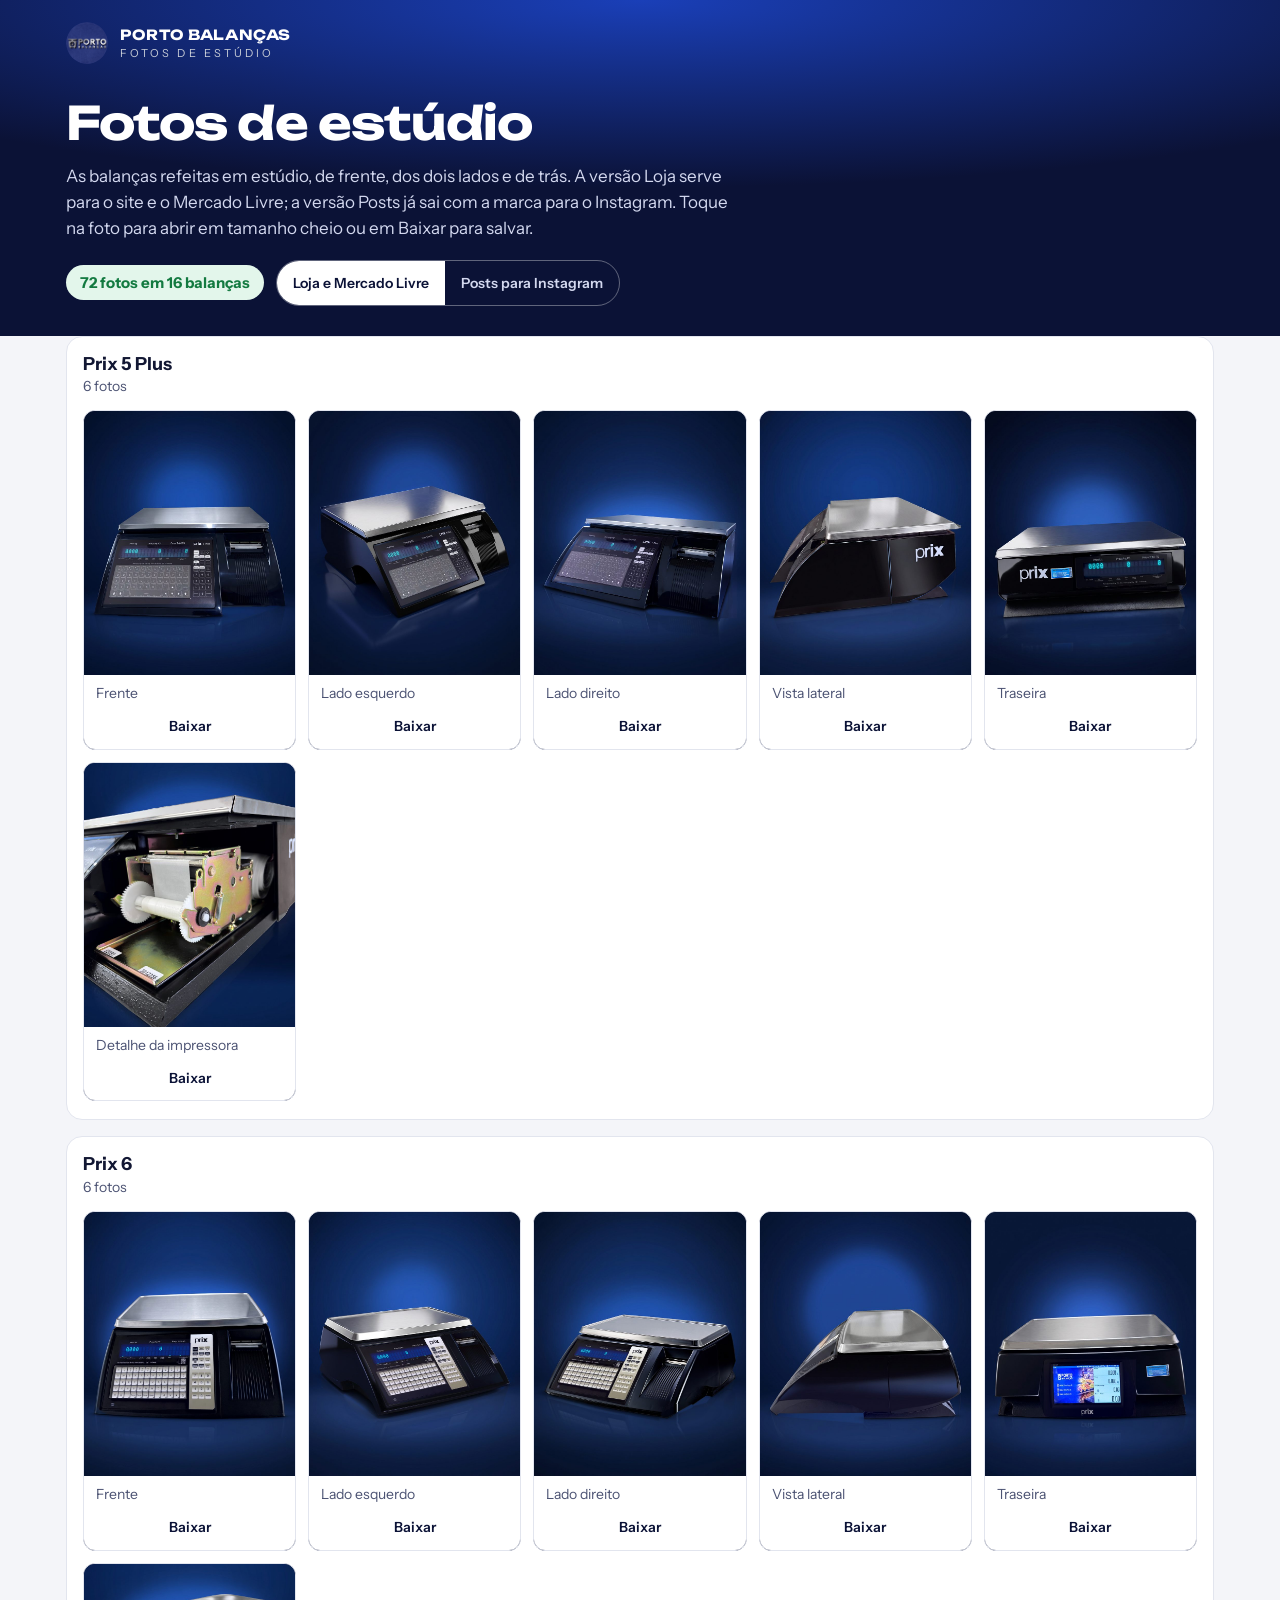
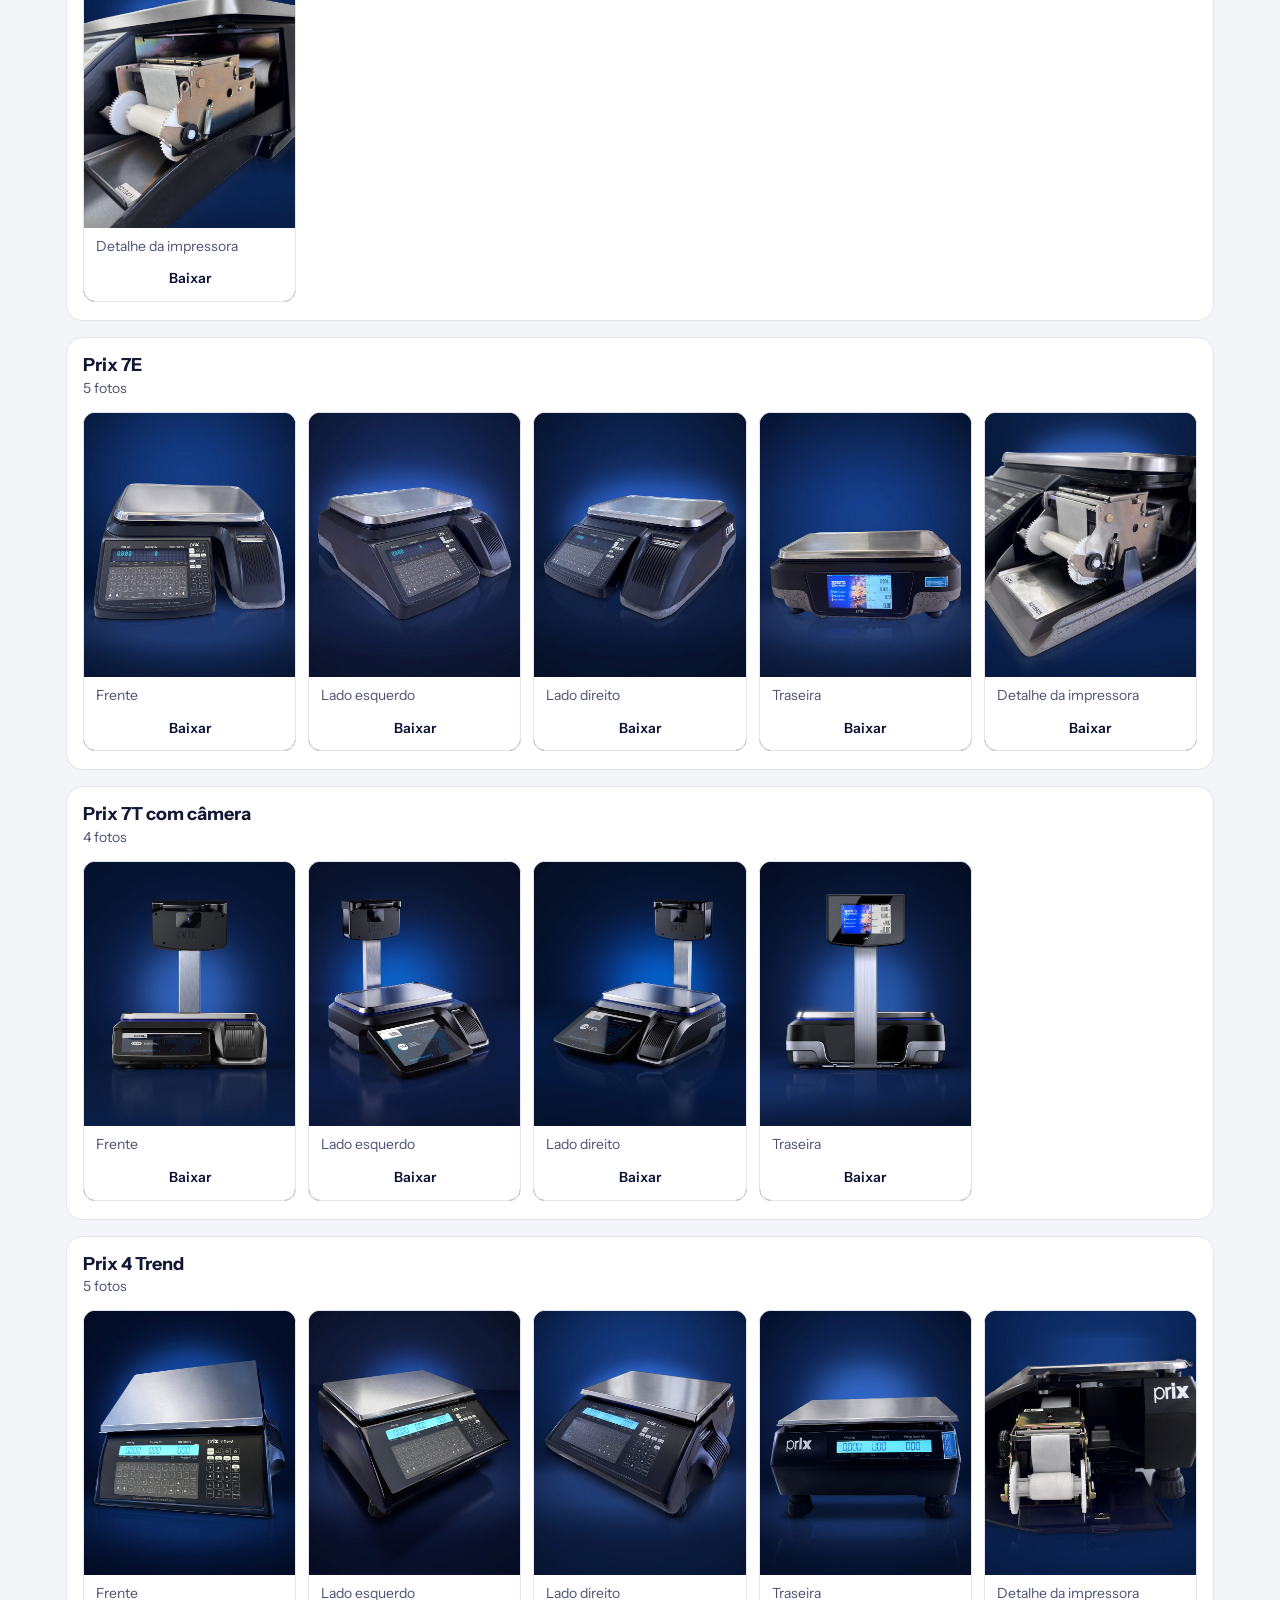
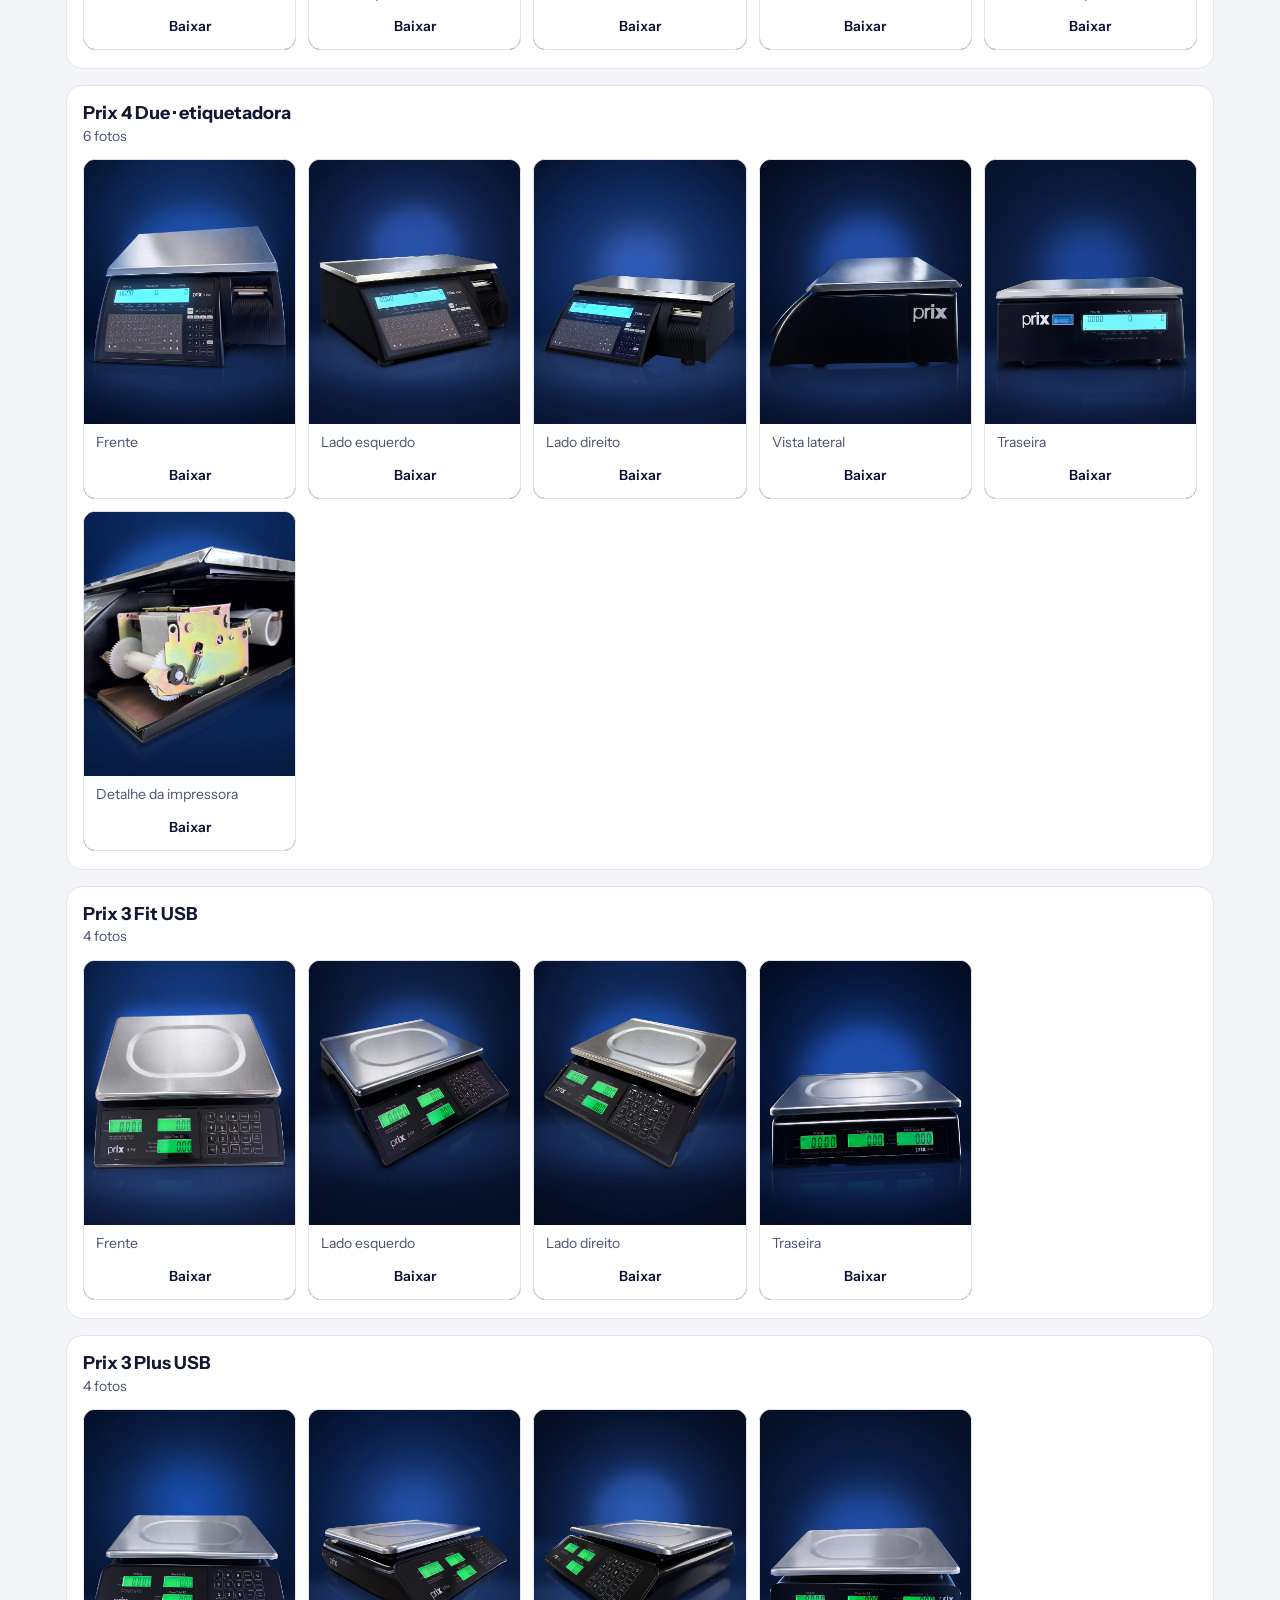
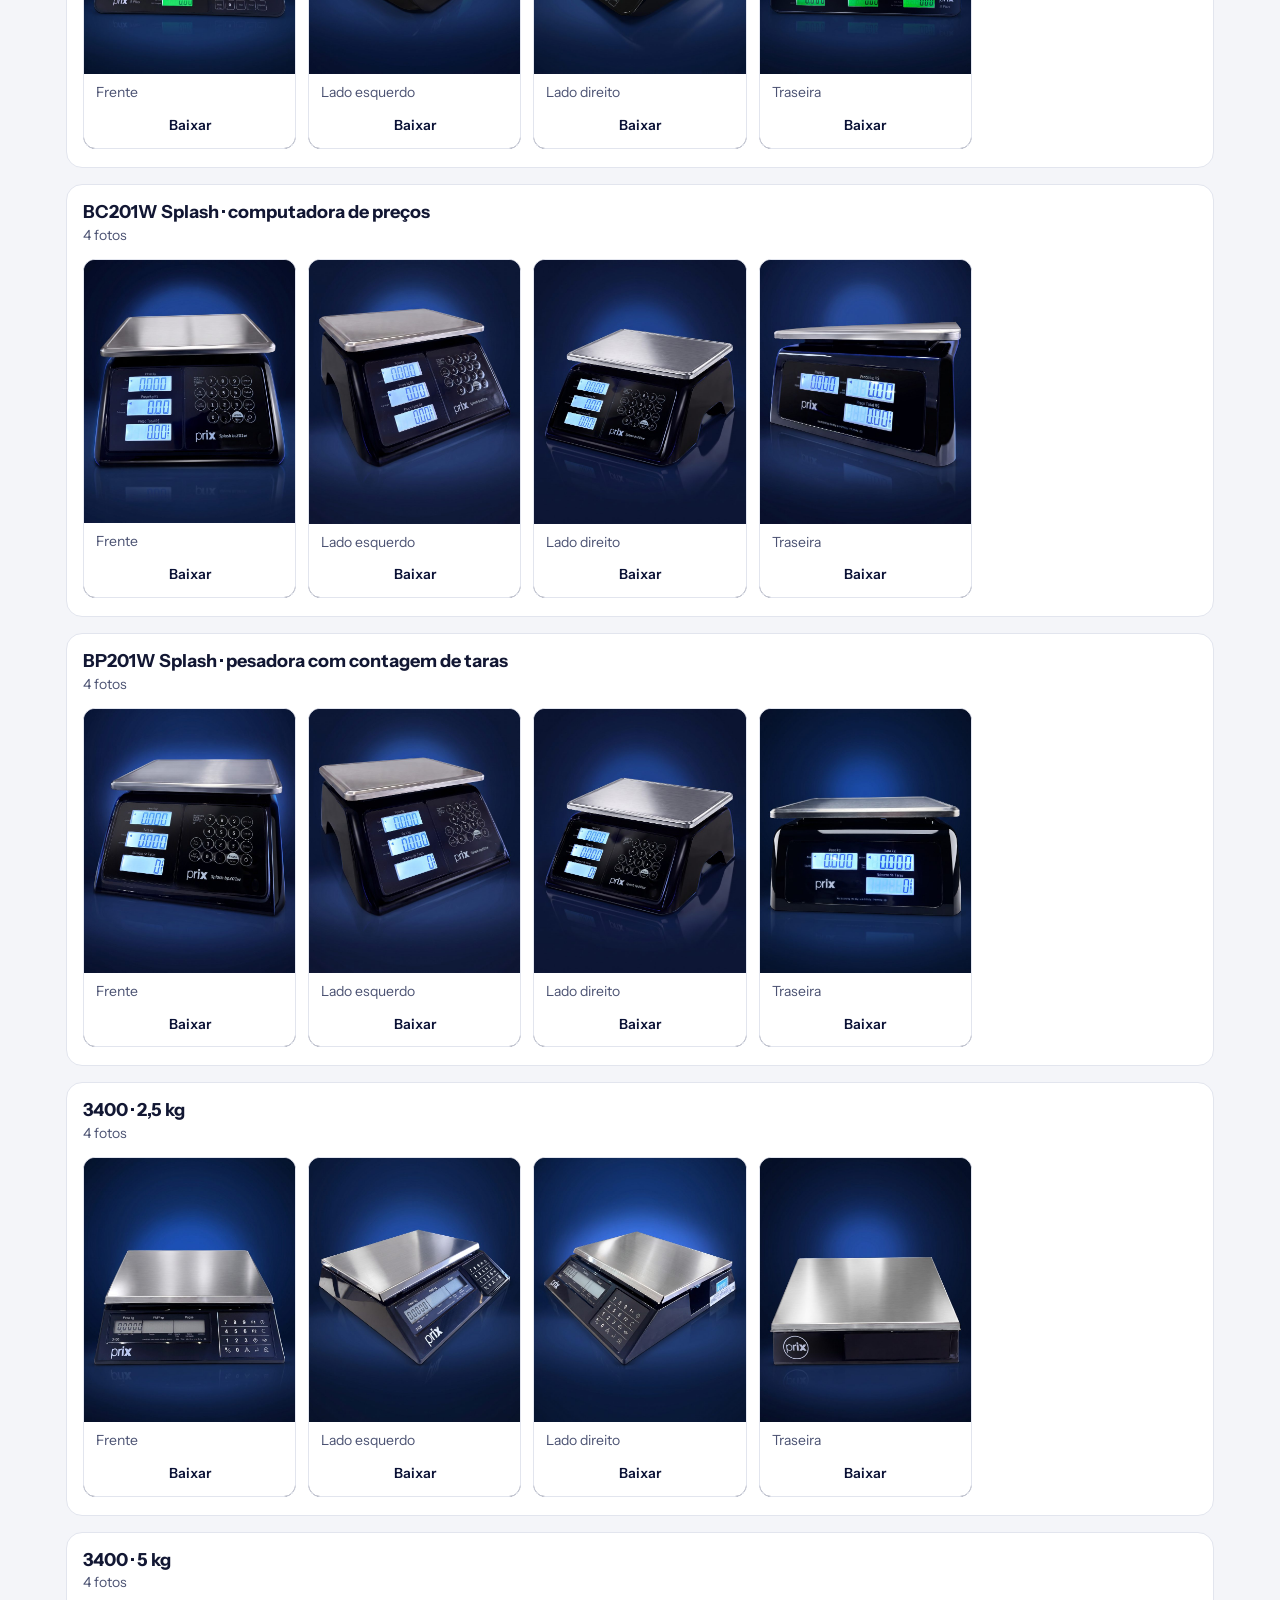
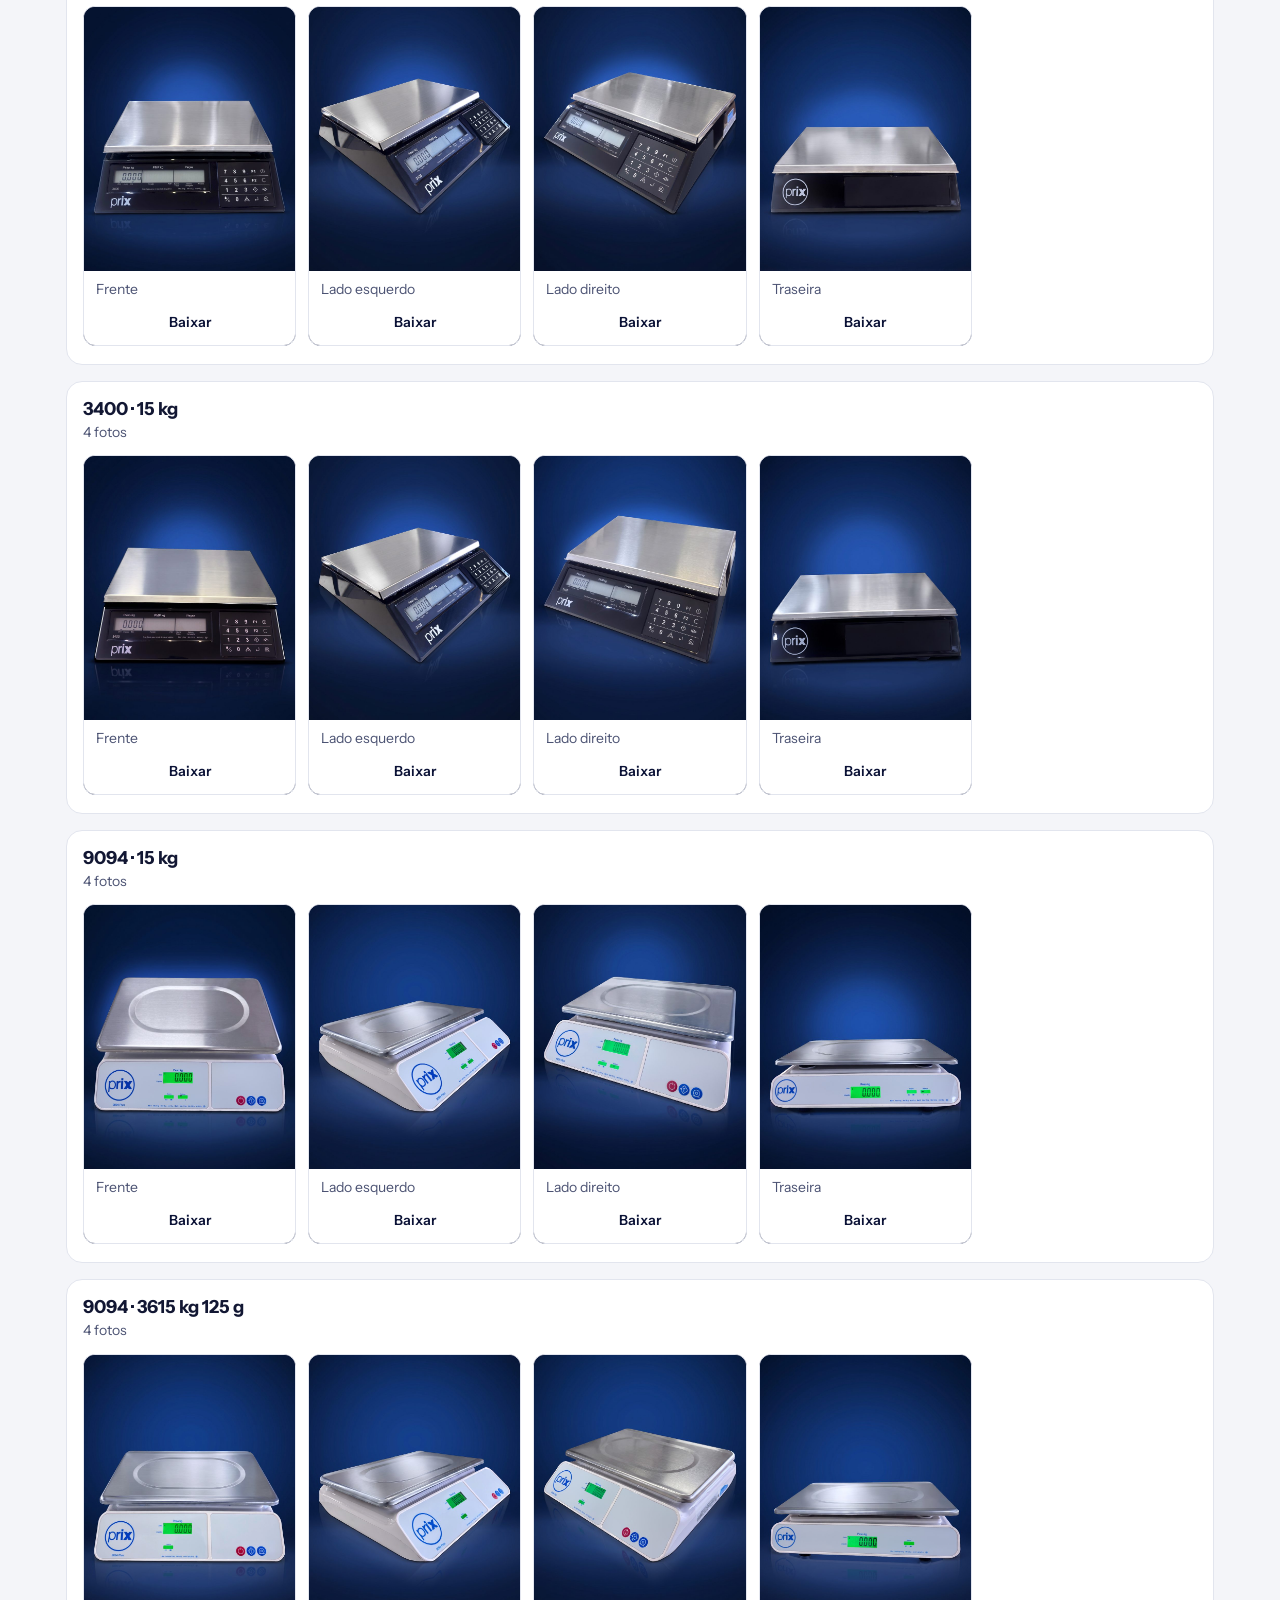
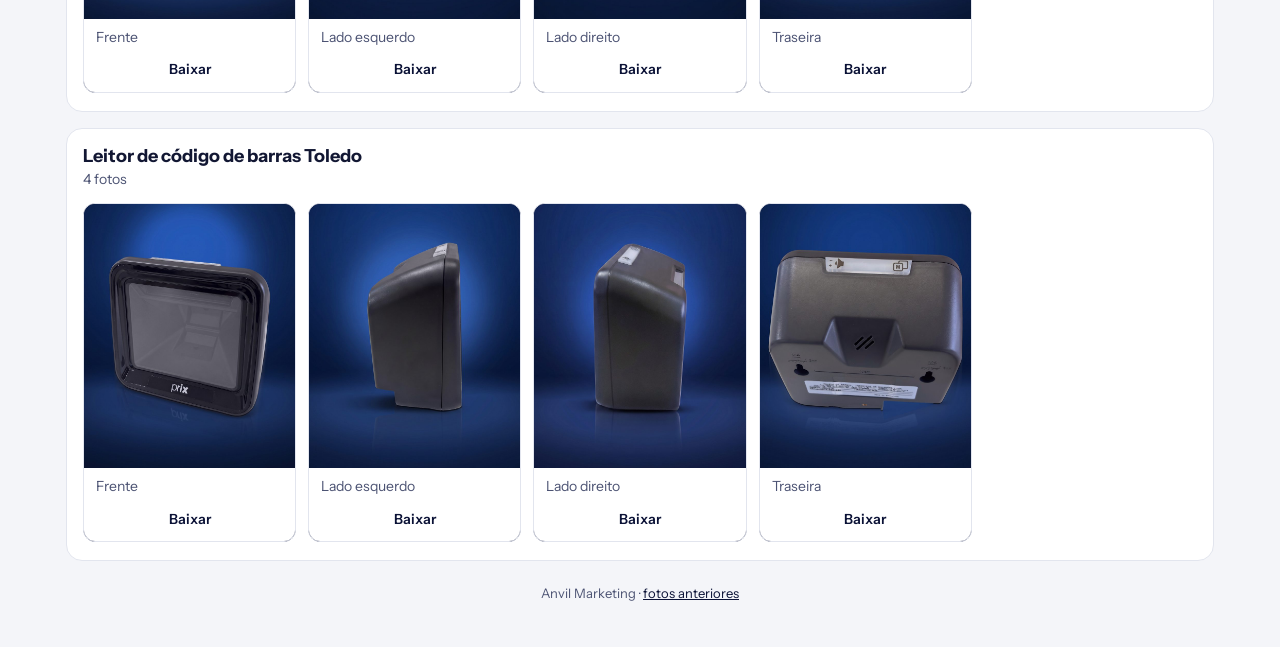
<file: fotos/estudio/index.html>
<!doctype html>
<html lang="pt-BR">
<head>
<meta charset="utf-8">
<meta name="viewport" content="width=device-width, initial-scale=1">
<title>Fotos de estúdio · Porto Balanças</title>
<meta name="robots" content="noindex, nofollow">
<link rel="icon" href="../../loja/img/logo.png">
<style>
  @font-face { font-family: "Unbounded"; font-weight: 200 900; font-display: swap; src: url("../../loja/fontes/unbounded.woff2") format("woff2"); }
  @font-face { font-family: "Instrument Sans"; font-weight: 400 700; font-display: swap; src: url("../../loja/fontes/instrument-sans.woff2") format("woff2"); }
  :root { --azul: #0b1236; --royal: #0244D9; --prata: #c9ced8; --tinta: #121733; --tinta-2: #4c5373; --linha: #e2e5ee; --fundo: #f4f5f9; }
  * { box-sizing: border-box; }
  body { margin: 0; background: var(--fundo); color: var(--tinta); font: 16px/1.55 "Instrument Sans", system-ui, sans-serif; -webkit-font-smoothing: antialiased; }
  img { max-width: 100%; display: block; }
  .w { max-width: 1180px; margin: 0 auto; padding: 0 16px; }
  h1, h2 { font-family: "Unbounded", system-ui, sans-serif; letter-spacing: -0.02em; line-height: 1.1; margin: 0; }
  .capa { background: radial-gradient(120% 90% at 50% 0%, #1a3fb8 0%, var(--azul) 62%); color: #fff; padding: 22px 0 30px; }
  .marca { display: flex; align-items: center; gap: 12px; }
  .marca img { width: 42px; height: 42px; border-radius: 50%; }
  .marca b { font-family: "Unbounded", sans-serif; font-size: 14px; letter-spacing: 0.04em; display: block; }
  .marca span { display: block; font-size: 11px; letter-spacing: 0.28em; color: var(--prata); }
  .capa h1 { font-size: clamp(28px, 5.4vw, 46px); margin-top: 34px; }
  .capa p { color: #d3d8ef; font-size: 17px; max-width: 62ch; margin: 14px 0 0; }
  .barra { display: flex; flex-wrap: wrap; gap: 12px; align-items: center; margin-top: 18px; }
  .total { display: inline-block; background: #e3f6eb; color: #137a40; font-weight: 700; border-radius: 999px; padding: 6px 14px; font-size: 15px; }
  .toggle { display: inline-flex; border: 1px solid rgba(255,255,255,.35); border-radius: 999px; overflow: hidden; }
  .toggle button { border: 0; background: none; color: #d3d8ef; font: 600 14px/1 "Instrument Sans", system-ui, sans-serif; padding: 10px 16px; min-height: 44px; cursor: pointer; }
  .toggle button[aria-pressed="true"] { background: #fff; color: var(--azul); }
  main { padding: 26px 0 40px; }
  .produto { background: #fff; border: 1px solid var(--linha); border-radius: 16px; padding: 18px 16px; margin-bottom: 16px; }
  .produto h2 { font-family: "Instrument Sans", system-ui, sans-serif; font-size: 18px; font-weight: 700; letter-spacing: 0; }
  .produto p { margin: 2px 0 12px; color: var(--tinta-2); font-size: 14px; }
  .grade { display: grid; grid-template-columns: repeat(auto-fill, minmax(190px, 1fr)); gap: 12px; }
  .foto { margin: 0; border: 1px solid var(--linha); border-radius: 12px; overflow: hidden; background: #0b1236; display: flex; flex-direction: column; }
  .foto img { width: 100%; height: auto; aspect-ratio: 4 / 5; object-fit: cover; }
  .foto figcaption { background: #fff; color: var(--tinta-2); font-size: 14px; padding: 8px 12px 0; }
  .baixar { display: flex; align-items: center; justify-content: center; min-height: 44px; font-weight: 600; font-size: 14px; color: var(--azul); text-decoration: none; background: #fff; }
  .baixar:hover { background: #eef0f7; }
  a:focus-visible, button:focus-visible { outline: 3px solid #8fa0ff; outline-offset: 2px; }
  .rodape { color: var(--tinta-2); font-size: 13px; text-align: center; padding: 6px 0 30px; }
  .rodape a { color: var(--azul); }
  @media (max-width: 520px) { .grade { grid-template-columns: repeat(2, minmax(0, 1fr)); } }
</style>
</head>
<body>
<header class="capa"><div class="w">
  <div class="marca"><img src="../../loja/img/logo.png" alt=""><div><b>PORTO BALANÇAS</b><span>FOTOS DE ESTÚDIO</span></div></div>
  <h1>Fotos de estúdio</h1>
  <p>As balanças refeitas em estúdio, de frente, dos dois lados e de trás. A versão Loja serve para o site e o Mercado Livre; a versão Posts já sai com a marca para o Instagram. Toque na foto para abrir em tamanho cheio ou em Baixar para salvar.</p>
  <div class="barra">
    <span class="total">72 fotos em 16 balanças</span>
    <div class="toggle" role="group" aria-label="Versão das fotos"><button id="v-loja" type="button" aria-pressed="true">Loja e Mercado Livre</button><button id="v-post" type="button" aria-pressed="false">Posts para Instagram</button></div>
  </div>
</div></header>
<main class="w">
<section class="produto"><h2>Prix 5 Plus</h2><p>6 fotos</p><div class="grade"><figure class="foto" data-k="balanca-prix-5-plus-frente.jpg" data-post="1"><a class="abrir" href="full/balanca-prix-5-plus-frente.jpg" target="_blank" rel="noopener"><img src="img/balanca-prix-5-plus-frente.jpg" alt="Prix 5 Plus, Frente" width="820" height="1025" loading="lazy"></a><figcaption>Frente</figcaption><a class="baixar" href="full/balanca-prix-5-plus-frente.jpg" download="Prix 5 Plus Frente.jpg">Baixar</a></figure><figure class="foto" data-k="balanca-prix-5-plus-esquerda.jpg" data-post="1"><a class="abrir" href="full/balanca-prix-5-plus-esquerda.jpg" target="_blank" rel="noopener"><img src="img/balanca-prix-5-plus-esquerda.jpg" alt="Prix 5 Plus, Lado esquerdo" width="820" height="1025" loading="lazy"></a><figcaption>Lado esquerdo</figcaption><a class="baixar" href="full/balanca-prix-5-plus-esquerda.jpg" download="Prix 5 Plus Lado esquerdo.jpg">Baixar</a></figure><figure class="foto" data-k="balanca-prix-5-plus-direita.jpg" data-post="1"><a class="abrir" href="full/balanca-prix-5-plus-direita.jpg" target="_blank" rel="noopener"><img src="img/balanca-prix-5-plus-direita.jpg" alt="Prix 5 Plus, Lado direito" width="820" height="1025" loading="lazy"></a><figcaption>Lado direito</figcaption><a class="baixar" href="full/balanca-prix-5-plus-direita.jpg" download="Prix 5 Plus Lado direito.jpg">Baixar</a></figure><figure class="foto" data-k="balanca-prix-5-plus-direita-perfil.jpg" data-post="1"><a class="abrir" href="full/balanca-prix-5-plus-direita-perfil.jpg" target="_blank" rel="noopener"><img src="img/balanca-prix-5-plus-direita-perfil.jpg" alt="Prix 5 Plus, Vista lateral" width="820" height="1025" loading="lazy"></a><figcaption>Vista lateral</figcaption><a class="baixar" href="full/balanca-prix-5-plus-direita-perfil.jpg" download="Prix 5 Plus Vista lateral.jpg">Baixar</a></figure><figure class="foto" data-k="balanca-prix-5-plus-traseira.jpg" data-post="1"><a class="abrir" href="full/balanca-prix-5-plus-traseira.jpg" target="_blank" rel="noopener"><img src="img/balanca-prix-5-plus-traseira.jpg" alt="Prix 5 Plus, Traseira" width="820" height="1025" loading="lazy"></a><figcaption>Traseira</figcaption><a class="baixar" href="full/balanca-prix-5-plus-traseira.jpg" download="Prix 5 Plus Traseira.jpg">Baixar</a></figure><figure class="foto" data-k="balanca-prix-5-plus-impressora.jpg" data-post="0"><a class="abrir" href="full/balanca-prix-5-plus-impressora.jpg" target="_blank" rel="noopener"><img src="img/balanca-prix-5-plus-impressora.jpg" alt="Prix 5 Plus, Detalhe da impressora" width="820" height="1025" loading="lazy"></a><figcaption>Detalhe da impressora</figcaption><a class="baixar" href="full/balanca-prix-5-plus-impressora.jpg" download="Prix 5 Plus Detalhe da impressora.jpg">Baixar</a></figure></div></section>
<section class="produto"><h2>Prix 6</h2><p>6 fotos</p><div class="grade"><figure class="foto" data-k="balanca-prix-6-frente.jpg" data-post="1"><a class="abrir" href="full/balanca-prix-6-frente.jpg" target="_blank" rel="noopener"><img src="img/balanca-prix-6-frente.jpg" alt="Prix 6, Frente" width="820" height="1025" loading="lazy"></a><figcaption>Frente</figcaption><a class="baixar" href="full/balanca-prix-6-frente.jpg" download="Prix 6 Frente.jpg">Baixar</a></figure><figure class="foto" data-k="balanca-prix-6-esquerda.jpg" data-post="1"><a class="abrir" href="full/balanca-prix-6-esquerda.jpg" target="_blank" rel="noopener"><img src="img/balanca-prix-6-esquerda.jpg" alt="Prix 6, Lado esquerdo" width="820" height="1025" loading="lazy"></a><figcaption>Lado esquerdo</figcaption><a class="baixar" href="full/balanca-prix-6-esquerda.jpg" download="Prix 6 Lado esquerdo.jpg">Baixar</a></figure><figure class="foto" data-k="balanca-prix-6-direita.jpg" data-post="1"><a class="abrir" href="full/balanca-prix-6-direita.jpg" target="_blank" rel="noopener"><img src="img/balanca-prix-6-direita.jpg" alt="Prix 6, Lado direito" width="820" height="1025" loading="lazy"></a><figcaption>Lado direito</figcaption><a class="baixar" href="full/balanca-prix-6-direita.jpg" download="Prix 6 Lado direito.jpg">Baixar</a></figure><figure class="foto" data-k="balanca-prix-6-direita-perfil.jpg" data-post="1"><a class="abrir" href="full/balanca-prix-6-direita-perfil.jpg" target="_blank" rel="noopener"><img src="img/balanca-prix-6-direita-perfil.jpg" alt="Prix 6, Vista lateral" width="820" height="1025" loading="lazy"></a><figcaption>Vista lateral</figcaption><a class="baixar" href="full/balanca-prix-6-direita-perfil.jpg" download="Prix 6 Vista lateral.jpg">Baixar</a></figure><figure class="foto" data-k="balanca-prix-6-traseira.jpg" data-post="1"><a class="abrir" href="full/balanca-prix-6-traseira.jpg" target="_blank" rel="noopener"><img src="img/balanca-prix-6-traseira.jpg" alt="Prix 6, Traseira" width="820" height="1025" loading="lazy"></a><figcaption>Traseira</figcaption><a class="baixar" href="full/balanca-prix-6-traseira.jpg" download="Prix 6 Traseira.jpg">Baixar</a></figure><figure class="foto" data-k="balanca-prix-6-impressora.jpg" data-post="0"><a class="abrir" href="full/balanca-prix-6-impressora.jpg" target="_blank" rel="noopener"><img src="img/balanca-prix-6-impressora.jpg" alt="Prix 6, Detalhe da impressora" width="820" height="1025" loading="lazy"></a><figcaption>Detalhe da impressora</figcaption><a class="baixar" href="full/balanca-prix-6-impressora.jpg" download="Prix 6 Detalhe da impressora.jpg">Baixar</a></figure></div></section>
<section class="produto"><h2>Prix 7E</h2><p>5 fotos</p><div class="grade"><figure class="foto" data-k="balanca-prix-7e-frente.jpg" data-post="1"><a class="abrir" href="full/balanca-prix-7e-frente.jpg" target="_blank" rel="noopener"><img src="img/balanca-prix-7e-frente.jpg" alt="Prix 7E, Frente" width="820" height="1025" loading="lazy"></a><figcaption>Frente</figcaption><a class="baixar" href="full/balanca-prix-7e-frente.jpg" download="Prix 7E Frente.jpg">Baixar</a></figure><figure class="foto" data-k="balanca-prix-7e-esquerda.jpg" data-post="1"><a class="abrir" href="full/balanca-prix-7e-esquerda.jpg" target="_blank" rel="noopener"><img src="img/balanca-prix-7e-esquerda.jpg" alt="Prix 7E, Lado esquerdo" width="820" height="1025" loading="lazy"></a><figcaption>Lado esquerdo</figcaption><a class="baixar" href="full/balanca-prix-7e-esquerda.jpg" download="Prix 7E Lado esquerdo.jpg">Baixar</a></figure><figure class="foto" data-k="balanca-prix-7e-direita.jpg" data-post="1"><a class="abrir" href="full/balanca-prix-7e-direita.jpg" target="_blank" rel="noopener"><img src="img/balanca-prix-7e-direita.jpg" alt="Prix 7E, Lado direito" width="820" height="1025" loading="lazy"></a><figcaption>Lado direito</figcaption><a class="baixar" href="full/balanca-prix-7e-direita.jpg" download="Prix 7E Lado direito.jpg">Baixar</a></figure><figure class="foto" data-k="balanca-prix-7e-traseira.jpg" data-post="1"><a class="abrir" href="full/balanca-prix-7e-traseira.jpg" target="_blank" rel="noopener"><img src="img/balanca-prix-7e-traseira.jpg" alt="Prix 7E, Traseira" width="820" height="1025" loading="lazy"></a><figcaption>Traseira</figcaption><a class="baixar" href="full/balanca-prix-7e-traseira.jpg" download="Prix 7E Traseira.jpg">Baixar</a></figure><figure class="foto" data-k="balanca-prix-7e-impressora.jpg" data-post="0"><a class="abrir" href="full/balanca-prix-7e-impressora.jpg" target="_blank" rel="noopener"><img src="img/balanca-prix-7e-impressora.jpg" alt="Prix 7E, Detalhe da impressora" width="820" height="1025" loading="lazy"></a><figcaption>Detalhe da impressora</figcaption><a class="baixar" href="full/balanca-prix-7e-impressora.jpg" download="Prix 7E Detalhe da impressora.jpg">Baixar</a></figure></div></section>
<section class="produto"><h2>Prix 7T com câmera</h2><p>4 fotos</p><div class="grade"><figure class="foto" data-k="balanca-prix-7t-com-camera-frente.jpg" data-post="1"><a class="abrir" href="full/balanca-prix-7t-com-camera-frente.jpg" target="_blank" rel="noopener"><img src="img/balanca-prix-7t-com-camera-frente.jpg" alt="Prix 7T com câmera, Frente" width="820" height="1025" loading="lazy"></a><figcaption>Frente</figcaption><a class="baixar" href="full/balanca-prix-7t-com-camera-frente.jpg" download="Prix 7T com câmera Frente.jpg">Baixar</a></figure><figure class="foto" data-k="balanca-prix-7t-com-camera-esquerda.jpg" data-post="1"><a class="abrir" href="full/balanca-prix-7t-com-camera-esquerda.jpg" target="_blank" rel="noopener"><img src="img/balanca-prix-7t-com-camera-esquerda.jpg" alt="Prix 7T com câmera, Lado esquerdo" width="820" height="1025" loading="lazy"></a><figcaption>Lado esquerdo</figcaption><a class="baixar" href="full/balanca-prix-7t-com-camera-esquerda.jpg" download="Prix 7T com câmera Lado esquerdo.jpg">Baixar</a></figure><figure class="foto" data-k="balanca-prix-7t-com-camera-direita.jpg" data-post="1"><a class="abrir" href="full/balanca-prix-7t-com-camera-direita.jpg" target="_blank" rel="noopener"><img src="img/balanca-prix-7t-com-camera-direita.jpg" alt="Prix 7T com câmera, Lado direito" width="820" height="1025" loading="lazy"></a><figcaption>Lado direito</figcaption><a class="baixar" href="full/balanca-prix-7t-com-camera-direita.jpg" download="Prix 7T com câmera Lado direito.jpg">Baixar</a></figure><figure class="foto" data-k="balanca-prix-7t-com-camera-traseira.jpg" data-post="1"><a class="abrir" href="full/balanca-prix-7t-com-camera-traseira.jpg" target="_blank" rel="noopener"><img src="img/balanca-prix-7t-com-camera-traseira.jpg" alt="Prix 7T com câmera, Traseira" width="820" height="1025" loading="lazy"></a><figcaption>Traseira</figcaption><a class="baixar" href="full/balanca-prix-7t-com-camera-traseira.jpg" download="Prix 7T com câmera Traseira.jpg">Baixar</a></figure></div></section>
<section class="produto"><h2>Prix 4 Trend</h2><p>5 fotos</p><div class="grade"><figure class="foto" data-k="balanca-prix-4-trend-frente.jpg" data-post="1"><a class="abrir" href="full/balanca-prix-4-trend-frente.jpg" target="_blank" rel="noopener"><img src="img/balanca-prix-4-trend-frente.jpg" alt="Prix 4 Trend, Frente" width="820" height="1025" loading="lazy"></a><figcaption>Frente</figcaption><a class="baixar" href="full/balanca-prix-4-trend-frente.jpg" download="Prix 4 Trend Frente.jpg">Baixar</a></figure><figure class="foto" data-k="balanca-prix-4-trend-esquerda.jpg" data-post="1"><a class="abrir" href="full/balanca-prix-4-trend-esquerda.jpg" target="_blank" rel="noopener"><img src="img/balanca-prix-4-trend-esquerda.jpg" alt="Prix 4 Trend, Lado esquerdo" width="820" height="1025" loading="lazy"></a><figcaption>Lado esquerdo</figcaption><a class="baixar" href="full/balanca-prix-4-trend-esquerda.jpg" download="Prix 4 Trend Lado esquerdo.jpg">Baixar</a></figure><figure class="foto" data-k="balanca-prix-4-trend-direita.jpg" data-post="1"><a class="abrir" href="full/balanca-prix-4-trend-direita.jpg" target="_blank" rel="noopener"><img src="img/balanca-prix-4-trend-direita.jpg" alt="Prix 4 Trend, Lado direito" width="820" height="1025" loading="lazy"></a><figcaption>Lado direito</figcaption><a class="baixar" href="full/balanca-prix-4-trend-direita.jpg" download="Prix 4 Trend Lado direito.jpg">Baixar</a></figure><figure class="foto" data-k="balanca-prix-4-trend-traseira.jpg" data-post="1"><a class="abrir" href="full/balanca-prix-4-trend-traseira.jpg" target="_blank" rel="noopener"><img src="img/balanca-prix-4-trend-traseira.jpg" alt="Prix 4 Trend, Traseira" width="820" height="1025" loading="lazy"></a><figcaption>Traseira</figcaption><a class="baixar" href="full/balanca-prix-4-trend-traseira.jpg" download="Prix 4 Trend Traseira.jpg">Baixar</a></figure><figure class="foto" data-k="balanca-prix-4-trend-impressora.jpg" data-post="0"><a class="abrir" href="full/balanca-prix-4-trend-impressora.jpg" target="_blank" rel="noopener"><img src="img/balanca-prix-4-trend-impressora.jpg" alt="Prix 4 Trend, Detalhe da impressora" width="820" height="1025" loading="lazy"></a><figcaption>Detalhe da impressora</figcaption><a class="baixar" href="full/balanca-prix-4-trend-impressora.jpg" download="Prix 4 Trend Detalhe da impressora.jpg">Baixar</a></figure></div></section>
<section class="produto"><h2>Prix 4 Due · etiquetadora</h2><p>6 fotos</p><div class="grade"><figure class="foto" data-k="balanca-etiquetadora-prix-4-due-etiqueta-continua-frente.jpg" data-post="1"><a class="abrir" href="full/balanca-etiquetadora-prix-4-due-etiqueta-continua-frente.jpg" target="_blank" rel="noopener"><img src="img/balanca-etiquetadora-prix-4-due-etiqueta-continua-frente.jpg" alt="Prix 4 Due · etiquetadora, Frente" width="820" height="1025" loading="lazy"></a><figcaption>Frente</figcaption><a class="baixar" href="full/balanca-etiquetadora-prix-4-due-etiqueta-continua-frente.jpg" download="Prix 4 Due etiquetadora Frente.jpg">Baixar</a></figure><figure class="foto" data-k="balanca-etiquetadora-prix-4-due-etiqueta-continua-esquerda.jpg" data-post="1"><a class="abrir" href="full/balanca-etiquetadora-prix-4-due-etiqueta-continua-esquerda.jpg" target="_blank" rel="noopener"><img src="img/balanca-etiquetadora-prix-4-due-etiqueta-continua-esquerda.jpg" alt="Prix 4 Due · etiquetadora, Lado esquerdo" width="820" height="1025" loading="lazy"></a><figcaption>Lado esquerdo</figcaption><a class="baixar" href="full/balanca-etiquetadora-prix-4-due-etiqueta-continua-esquerda.jpg" download="Prix 4 Due etiquetadora Lado esquerdo.jpg">Baixar</a></figure><figure class="foto" data-k="balanca-etiquetadora-prix-4-due-etiqueta-continua-direita.jpg" data-post="1"><a class="abrir" href="full/balanca-etiquetadora-prix-4-due-etiqueta-continua-direita.jpg" target="_blank" rel="noopener"><img src="img/balanca-etiquetadora-prix-4-due-etiqueta-continua-direita.jpg" alt="Prix 4 Due · etiquetadora, Lado direito" width="820" height="1025" loading="lazy"></a><figcaption>Lado direito</figcaption><a class="baixar" href="full/balanca-etiquetadora-prix-4-due-etiqueta-continua-direita.jpg" download="Prix 4 Due etiquetadora Lado direito.jpg">Baixar</a></figure><figure class="foto" data-k="balanca-etiquetadora-prix-4-due-etiqueta-continua-direita-perfil.jpg" data-post="1"><a class="abrir" href="full/balanca-etiquetadora-prix-4-due-etiqueta-continua-direita-perfil.jpg" target="_blank" rel="noopener"><img src="img/balanca-etiquetadora-prix-4-due-etiqueta-continua-direita-perfil.jpg" alt="Prix 4 Due · etiquetadora, Vista lateral" width="820" height="1025" loading="lazy"></a><figcaption>Vista lateral</figcaption><a class="baixar" href="full/balanca-etiquetadora-prix-4-due-etiqueta-continua-direita-perfil.jpg" download="Prix 4 Due etiquetadora Vista lateral.jpg">Baixar</a></figure><figure class="foto" data-k="balanca-etiquetadora-prix-4-due-etiqueta-continua-traseira.jpg" data-post="1"><a class="abrir" href="full/balanca-etiquetadora-prix-4-due-etiqueta-continua-traseira.jpg" target="_blank" rel="noopener"><img src="img/balanca-etiquetadora-prix-4-due-etiqueta-continua-traseira.jpg" alt="Prix 4 Due · etiquetadora, Traseira" width="820" height="1025" loading="lazy"></a><figcaption>Traseira</figcaption><a class="baixar" href="full/balanca-etiquetadora-prix-4-due-etiqueta-continua-traseira.jpg" download="Prix 4 Due etiquetadora Traseira.jpg">Baixar</a></figure><figure class="foto" data-k="balanca-etiquetadora-prix-4-due-etiqueta-continua-impressora.jpg" data-post="0"><a class="abrir" href="full/balanca-etiquetadora-prix-4-due-etiqueta-continua-impressora.jpg" target="_blank" rel="noopener"><img src="img/balanca-etiquetadora-prix-4-due-etiqueta-continua-impressora.jpg" alt="Prix 4 Due · etiquetadora, Detalhe da impressora" width="820" height="1025" loading="lazy"></a><figcaption>Detalhe da impressora</figcaption><a class="baixar" href="full/balanca-etiquetadora-prix-4-due-etiqueta-continua-impressora.jpg" download="Prix 4 Due etiquetadora Detalhe da impressora.jpg">Baixar</a></figure></div></section>
<section class="produto"><h2>Prix 3 Fit USB</h2><p>4 fotos</p><div class="grade"><figure class="foto" data-k="balanca-pesadora-prix-3-fit-usb-frente.jpg" data-post="1"><a class="abrir" href="full/balanca-pesadora-prix-3-fit-usb-frente.jpg" target="_blank" rel="noopener"><img src="img/balanca-pesadora-prix-3-fit-usb-frente.jpg" alt="Prix 3 Fit USB, Frente" width="820" height="1025" loading="lazy"></a><figcaption>Frente</figcaption><a class="baixar" href="full/balanca-pesadora-prix-3-fit-usb-frente.jpg" download="Prix 3 Fit USB Frente.jpg">Baixar</a></figure><figure class="foto" data-k="balanca-pesadora-prix-3-fit-usb-esquerda.jpg" data-post="1"><a class="abrir" href="full/balanca-pesadora-prix-3-fit-usb-esquerda.jpg" target="_blank" rel="noopener"><img src="img/balanca-pesadora-prix-3-fit-usb-esquerda.jpg" alt="Prix 3 Fit USB, Lado esquerdo" width="820" height="1025" loading="lazy"></a><figcaption>Lado esquerdo</figcaption><a class="baixar" href="full/balanca-pesadora-prix-3-fit-usb-esquerda.jpg" download="Prix 3 Fit USB Lado esquerdo.jpg">Baixar</a></figure><figure class="foto" data-k="balanca-pesadora-prix-3-fit-usb-direita.jpg" data-post="1"><a class="abrir" href="full/balanca-pesadora-prix-3-fit-usb-direita.jpg" target="_blank" rel="noopener"><img src="img/balanca-pesadora-prix-3-fit-usb-direita.jpg" alt="Prix 3 Fit USB, Lado direito" width="820" height="1025" loading="lazy"></a><figcaption>Lado direito</figcaption><a class="baixar" href="full/balanca-pesadora-prix-3-fit-usb-direita.jpg" download="Prix 3 Fit USB Lado direito.jpg">Baixar</a></figure><figure class="foto" data-k="balanca-pesadora-prix-3-fit-usb-traseira.jpg" data-post="1"><a class="abrir" href="full/balanca-pesadora-prix-3-fit-usb-traseira.jpg" target="_blank" rel="noopener"><img src="img/balanca-pesadora-prix-3-fit-usb-traseira.jpg" alt="Prix 3 Fit USB, Traseira" width="820" height="1025" loading="lazy"></a><figcaption>Traseira</figcaption><a class="baixar" href="full/balanca-pesadora-prix-3-fit-usb-traseira.jpg" download="Prix 3 Fit USB Traseira.jpg">Baixar</a></figure></div></section>
<section class="produto"><h2>Prix 3 Plus USB</h2><p>4 fotos</p><div class="grade"><figure class="foto" data-k="balanca-pesadora-prix-3-plus-usb-frente.jpg" data-post="1"><a class="abrir" href="full/balanca-pesadora-prix-3-plus-usb-frente.jpg" target="_blank" rel="noopener"><img src="img/balanca-pesadora-prix-3-plus-usb-frente.jpg" alt="Prix 3 Plus USB, Frente" width="820" height="1025" loading="lazy"></a><figcaption>Frente</figcaption><a class="baixar" href="full/balanca-pesadora-prix-3-plus-usb-frente.jpg" download="Prix 3 Plus USB Frente.jpg">Baixar</a></figure><figure class="foto" data-k="balanca-pesadora-prix-3-plus-usb-esquerda.jpg" data-post="1"><a class="abrir" href="full/balanca-pesadora-prix-3-plus-usb-esquerda.jpg" target="_blank" rel="noopener"><img src="img/balanca-pesadora-prix-3-plus-usb-esquerda.jpg" alt="Prix 3 Plus USB, Lado esquerdo" width="820" height="1025" loading="lazy"></a><figcaption>Lado esquerdo</figcaption><a class="baixar" href="full/balanca-pesadora-prix-3-plus-usb-esquerda.jpg" download="Prix 3 Plus USB Lado esquerdo.jpg">Baixar</a></figure><figure class="foto" data-k="balanca-pesadora-prix-3-plus-usb-direita.jpg" data-post="1"><a class="abrir" href="full/balanca-pesadora-prix-3-plus-usb-direita.jpg" target="_blank" rel="noopener"><img src="img/balanca-pesadora-prix-3-plus-usb-direita.jpg" alt="Prix 3 Plus USB, Lado direito" width="820" height="1025" loading="lazy"></a><figcaption>Lado direito</figcaption><a class="baixar" href="full/balanca-pesadora-prix-3-plus-usb-direita.jpg" download="Prix 3 Plus USB Lado direito.jpg">Baixar</a></figure><figure class="foto" data-k="balanca-pesadora-prix-3-plus-usb-traseira.jpg" data-post="1"><a class="abrir" href="full/balanca-pesadora-prix-3-plus-usb-traseira.jpg" target="_blank" rel="noopener"><img src="img/balanca-pesadora-prix-3-plus-usb-traseira.jpg" alt="Prix 3 Plus USB, Traseira" width="820" height="1025" loading="lazy"></a><figcaption>Traseira</figcaption><a class="baixar" href="full/balanca-pesadora-prix-3-plus-usb-traseira.jpg" download="Prix 3 Plus USB Traseira.jpg">Baixar</a></figure></div></section>
<section class="produto"><h2>BC201W Splash · computadora de preços</h2><p>4 fotos</p><div class="grade"><figure class="foto" data-k="balanca-bc201w-splash-pesadora-frente.jpg" data-post="1"><a class="abrir" href="full/balanca-bc201w-splash-pesadora-frente.jpg" target="_blank" rel="noopener"><img src="img/balanca-bc201w-splash-pesadora-frente.jpg" alt="BC201W Splash · computadora de preços, Frente" width="820" height="1025" loading="lazy"></a><figcaption>Frente</figcaption><a class="baixar" href="full/balanca-bc201w-splash-pesadora-frente.jpg" download="BC201W Splash computadora de preços Frente.jpg">Baixar</a></figure><figure class="foto" data-k="balanca-bc201w-splash-pesadora-esquerda.jpg" data-post="1"><a class="abrir" href="full/balanca-bc201w-splash-pesadora-esquerda.jpg" target="_blank" rel="noopener"><img src="img/balanca-bc201w-splash-pesadora-esquerda.jpg" alt="BC201W Splash · computadora de preços, Lado esquerdo" width="820" height="1025" loading="lazy"></a><figcaption>Lado esquerdo</figcaption><a class="baixar" href="full/balanca-bc201w-splash-pesadora-esquerda.jpg" download="BC201W Splash computadora de preços Lado esquerdo.jpg">Baixar</a></figure><figure class="foto" data-k="balanca-bc201w-splash-pesadora-direita.jpg" data-post="1"><a class="abrir" href="full/balanca-bc201w-splash-pesadora-direita.jpg" target="_blank" rel="noopener"><img src="img/balanca-bc201w-splash-pesadora-direita.jpg" alt="BC201W Splash · computadora de preços, Lado direito" width="820" height="1025" loading="lazy"></a><figcaption>Lado direito</figcaption><a class="baixar" href="full/balanca-bc201w-splash-pesadora-direita.jpg" download="BC201W Splash computadora de preços Lado direito.jpg">Baixar</a></figure><figure class="foto" data-k="balanca-bc201w-splash-pesadora-traseira.jpg" data-post="1"><a class="abrir" href="full/balanca-bc201w-splash-pesadora-traseira.jpg" target="_blank" rel="noopener"><img src="img/balanca-bc201w-splash-pesadora-traseira.jpg" alt="BC201W Splash · computadora de preços, Traseira" width="820" height="1025" loading="lazy"></a><figcaption>Traseira</figcaption><a class="baixar" href="full/balanca-bc201w-splash-pesadora-traseira.jpg" download="BC201W Splash computadora de preços Traseira.jpg">Baixar</a></figure></div></section>
<section class="produto"><h2>BP201W Splash · pesadora com contagem de taras</h2><p>4 fotos</p><div class="grade"><figure class="foto" data-k="balanca-bp201w-splash-contadora-de-taras-frente.jpg" data-post="1"><a class="abrir" href="full/balanca-bp201w-splash-contadora-de-taras-frente.jpg" target="_blank" rel="noopener"><img src="img/balanca-bp201w-splash-contadora-de-taras-frente.jpg" alt="BP201W Splash · pesadora com contagem de taras, Frente" width="820" height="1025" loading="lazy"></a><figcaption>Frente</figcaption><a class="baixar" href="full/balanca-bp201w-splash-contadora-de-taras-frente.jpg" download="BP201W Splash pesadora com contagem de taras Frente.jpg">Baixar</a></figure><figure class="foto" data-k="balanca-bp201w-splash-contadora-de-taras-esquerda.jpg" data-post="1"><a class="abrir" href="full/balanca-bp201w-splash-contadora-de-taras-esquerda.jpg" target="_blank" rel="noopener"><img src="img/balanca-bp201w-splash-contadora-de-taras-esquerda.jpg" alt="BP201W Splash · pesadora com contagem de taras, Lado esquerdo" width="820" height="1025" loading="lazy"></a><figcaption>Lado esquerdo</figcaption><a class="baixar" href="full/balanca-bp201w-splash-contadora-de-taras-esquerda.jpg" download="BP201W Splash pesadora com contagem de taras Lado esquerdo.jpg">Baixar</a></figure><figure class="foto" data-k="balanca-bp201w-splash-contadora-de-taras-direita.jpg" data-post="1"><a class="abrir" href="full/balanca-bp201w-splash-contadora-de-taras-direita.jpg" target="_blank" rel="noopener"><img src="img/balanca-bp201w-splash-contadora-de-taras-direita.jpg" alt="BP201W Splash · pesadora com contagem de taras, Lado direito" width="820" height="1025" loading="lazy"></a><figcaption>Lado direito</figcaption><a class="baixar" href="full/balanca-bp201w-splash-contadora-de-taras-direita.jpg" download="BP201W Splash pesadora com contagem de taras Lado direito.jpg">Baixar</a></figure><figure class="foto" data-k="balanca-bp201w-splash-contadora-de-taras-traseira.jpg" data-post="1"><a class="abrir" href="full/balanca-bp201w-splash-contadora-de-taras-traseira.jpg" target="_blank" rel="noopener"><img src="img/balanca-bp201w-splash-contadora-de-taras-traseira.jpg" alt="BP201W Splash · pesadora com contagem de taras, Traseira" width="820" height="1025" loading="lazy"></a><figcaption>Traseira</figcaption><a class="baixar" href="full/balanca-bp201w-splash-contadora-de-taras-traseira.jpg" download="BP201W Splash pesadora com contagem de taras Traseira.jpg">Baixar</a></figure></div></section>
<section class="produto"><h2>3400 · 2,5 kg</h2><p>4 fotos</p><div class="grade"><figure class="foto" data-k="outra-Balanca_3400_-_2.5_kg-frente.jpg" data-post="1"><a class="abrir" href="full/outra-Balanca_3400_-_2.5_kg-frente.jpg" target="_blank" rel="noopener"><img src="img/outra-Balanca_3400_-_2.5_kg-frente.jpg" alt="3400 · 2,5 kg, Frente" width="820" height="1025" loading="lazy"></a><figcaption>Frente</figcaption><a class="baixar" href="full/outra-Balanca_3400_-_2.5_kg-frente.jpg" download="3400 2,5 kg Frente.jpg">Baixar</a></figure><figure class="foto" data-k="outra-Balanca_3400_-_2.5_kg-esquerda.jpg" data-post="1"><a class="abrir" href="full/outra-Balanca_3400_-_2.5_kg-esquerda.jpg" target="_blank" rel="noopener"><img src="img/outra-Balanca_3400_-_2.5_kg-esquerda.jpg" alt="3400 · 2,5 kg, Lado esquerdo" width="820" height="1025" loading="lazy"></a><figcaption>Lado esquerdo</figcaption><a class="baixar" href="full/outra-Balanca_3400_-_2.5_kg-esquerda.jpg" download="3400 2,5 kg Lado esquerdo.jpg">Baixar</a></figure><figure class="foto" data-k="outra-Balanca_3400_-_2.5_kg-direita.jpg" data-post="1"><a class="abrir" href="full/outra-Balanca_3400_-_2.5_kg-direita.jpg" target="_blank" rel="noopener"><img src="img/outra-Balanca_3400_-_2.5_kg-direita.jpg" alt="3400 · 2,5 kg, Lado direito" width="820" height="1025" loading="lazy"></a><figcaption>Lado direito</figcaption><a class="baixar" href="full/outra-Balanca_3400_-_2.5_kg-direita.jpg" download="3400 2,5 kg Lado direito.jpg">Baixar</a></figure><figure class="foto" data-k="outra-Balanca_3400_-_2.5_kg-traseira.jpg" data-post="1"><a class="abrir" href="full/outra-Balanca_3400_-_2.5_kg-traseira.jpg" target="_blank" rel="noopener"><img src="img/outra-Balanca_3400_-_2.5_kg-traseira.jpg" alt="3400 · 2,5 kg, Traseira" width="820" height="1025" loading="lazy"></a><figcaption>Traseira</figcaption><a class="baixar" href="full/outra-Balanca_3400_-_2.5_kg-traseira.jpg" download="3400 2,5 kg Traseira.jpg">Baixar</a></figure></div></section>
<section class="produto"><h2>3400 · 5 kg</h2><p>4 fotos</p><div class="grade"><figure class="foto" data-k="outra-balanca_3400_-_5kg-frente.jpg" data-post="1"><a class="abrir" href="full/outra-balanca_3400_-_5kg-frente.jpg" target="_blank" rel="noopener"><img src="img/outra-balanca_3400_-_5kg-frente.jpg" alt="3400 · 5 kg, Frente" width="820" height="1025" loading="lazy"></a><figcaption>Frente</figcaption><a class="baixar" href="full/outra-balanca_3400_-_5kg-frente.jpg" download="3400 5 kg Frente.jpg">Baixar</a></figure><figure class="foto" data-k="outra-balanca_3400_-_5kg-esquerda.jpg" data-post="1"><a class="abrir" href="full/outra-balanca_3400_-_5kg-esquerda.jpg" target="_blank" rel="noopener"><img src="img/outra-balanca_3400_-_5kg-esquerda.jpg" alt="3400 · 5 kg, Lado esquerdo" width="820" height="1025" loading="lazy"></a><figcaption>Lado esquerdo</figcaption><a class="baixar" href="full/outra-balanca_3400_-_5kg-esquerda.jpg" download="3400 5 kg Lado esquerdo.jpg">Baixar</a></figure><figure class="foto" data-k="outra-balanca_3400_-_5kg-direita.jpg" data-post="1"><a class="abrir" href="full/outra-balanca_3400_-_5kg-direita.jpg" target="_blank" rel="noopener"><img src="img/outra-balanca_3400_-_5kg-direita.jpg" alt="3400 · 5 kg, Lado direito" width="820" height="1025" loading="lazy"></a><figcaption>Lado direito</figcaption><a class="baixar" href="full/outra-balanca_3400_-_5kg-direita.jpg" download="3400 5 kg Lado direito.jpg">Baixar</a></figure><figure class="foto" data-k="outra-balanca_3400_-_5kg-traseira.jpg" data-post="1"><a class="abrir" href="full/outra-balanca_3400_-_5kg-traseira.jpg" target="_blank" rel="noopener"><img src="img/outra-balanca_3400_-_5kg-traseira.jpg" alt="3400 · 5 kg, Traseira" width="820" height="1025" loading="lazy"></a><figcaption>Traseira</figcaption><a class="baixar" href="full/outra-balanca_3400_-_5kg-traseira.jpg" download="3400 5 kg Traseira.jpg">Baixar</a></figure></div></section>
<section class="produto"><h2>3400 · 15 kg</h2><p>4 fotos</p><div class="grade"><figure class="foto" data-k="outra-balanca_3400_-_15kg-frente.jpg" data-post="1"><a class="abrir" href="full/outra-balanca_3400_-_15kg-frente.jpg" target="_blank" rel="noopener"><img src="img/outra-balanca_3400_-_15kg-frente.jpg" alt="3400 · 15 kg, Frente" width="820" height="1025" loading="lazy"></a><figcaption>Frente</figcaption><a class="baixar" href="full/outra-balanca_3400_-_15kg-frente.jpg" download="3400 15 kg Frente.jpg">Baixar</a></figure><figure class="foto" data-k="outra-balanca_3400_-_15kg-esquerda.jpg" data-post="1"><a class="abrir" href="full/outra-balanca_3400_-_15kg-esquerda.jpg" target="_blank" rel="noopener"><img src="img/outra-balanca_3400_-_15kg-esquerda.jpg" alt="3400 · 15 kg, Lado esquerdo" width="820" height="1025" loading="lazy"></a><figcaption>Lado esquerdo</figcaption><a class="baixar" href="full/outra-balanca_3400_-_15kg-esquerda.jpg" download="3400 15 kg Lado esquerdo.jpg">Baixar</a></figure><figure class="foto" data-k="outra-balanca_3400_-_15kg-direita.jpg" data-post="1"><a class="abrir" href="full/outra-balanca_3400_-_15kg-direita.jpg" target="_blank" rel="noopener"><img src="img/outra-balanca_3400_-_15kg-direita.jpg" alt="3400 · 15 kg, Lado direito" width="820" height="1025" loading="lazy"></a><figcaption>Lado direito</figcaption><a class="baixar" href="full/outra-balanca_3400_-_15kg-direita.jpg" download="3400 15 kg Lado direito.jpg">Baixar</a></figure><figure class="foto" data-k="outra-balanca_3400_-_15kg-traseira.jpg" data-post="1"><a class="abrir" href="full/outra-balanca_3400_-_15kg-traseira.jpg" target="_blank" rel="noopener"><img src="img/outra-balanca_3400_-_15kg-traseira.jpg" alt="3400 · 15 kg, Traseira" width="820" height="1025" loading="lazy"></a><figcaption>Traseira</figcaption><a class="baixar" href="full/outra-balanca_3400_-_15kg-traseira.jpg" download="3400 15 kg Traseira.jpg">Baixar</a></figure></div></section>
<section class="produto"><h2>9094 · 15 kg</h2><p>4 fotos</p><div class="grade"><figure class="foto" data-k="outra-Balanca_9094_-_15kg-frente.jpg" data-post="1"><a class="abrir" href="full/outra-Balanca_9094_-_15kg-frente.jpg" target="_blank" rel="noopener"><img src="img/outra-Balanca_9094_-_15kg-frente.jpg" alt="9094 · 15 kg, Frente" width="820" height="1025" loading="lazy"></a><figcaption>Frente</figcaption><a class="baixar" href="full/outra-Balanca_9094_-_15kg-frente.jpg" download="9094 15 kg Frente.jpg">Baixar</a></figure><figure class="foto" data-k="outra-Balanca_9094_-_15kg-esquerda.jpg" data-post="1"><a class="abrir" href="full/outra-Balanca_9094_-_15kg-esquerda.jpg" target="_blank" rel="noopener"><img src="img/outra-Balanca_9094_-_15kg-esquerda.jpg" alt="9094 · 15 kg, Lado esquerdo" width="820" height="1025" loading="lazy"></a><figcaption>Lado esquerdo</figcaption><a class="baixar" href="full/outra-Balanca_9094_-_15kg-esquerda.jpg" download="9094 15 kg Lado esquerdo.jpg">Baixar</a></figure><figure class="foto" data-k="outra-Balanca_9094_-_15kg-direita.jpg" data-post="1"><a class="abrir" href="full/outra-Balanca_9094_-_15kg-direita.jpg" target="_blank" rel="noopener"><img src="img/outra-Balanca_9094_-_15kg-direita.jpg" alt="9094 · 15 kg, Lado direito" width="820" height="1025" loading="lazy"></a><figcaption>Lado direito</figcaption><a class="baixar" href="full/outra-Balanca_9094_-_15kg-direita.jpg" download="9094 15 kg Lado direito.jpg">Baixar</a></figure><figure class="foto" data-k="outra-Balanca_9094_-_15kg-traseira.jpg" data-post="1"><a class="abrir" href="full/outra-Balanca_9094_-_15kg-traseira.jpg" target="_blank" rel="noopener"><img src="img/outra-Balanca_9094_-_15kg-traseira.jpg" alt="9094 · 15 kg, Traseira" width="820" height="1025" loading="lazy"></a><figcaption>Traseira</figcaption><a class="baixar" href="full/outra-Balanca_9094_-_15kg-traseira.jpg" download="9094 15 kg Traseira.jpg">Baixar</a></figure></div></section>
<section class="produto"><h2>9094 · 3615 kg 125 g</h2><p>4 fotos</p><div class="grade"><figure class="foto" data-k="outra-Balanca_9094_3615_kg_125g-frente.jpg" data-post="1"><a class="abrir" href="full/outra-Balanca_9094_3615_kg_125g-frente.jpg" target="_blank" rel="noopener"><img src="img/outra-Balanca_9094_3615_kg_125g-frente.jpg" alt="9094 · 3615 kg 125 g, Frente" width="820" height="1025" loading="lazy"></a><figcaption>Frente</figcaption><a class="baixar" href="full/outra-Balanca_9094_3615_kg_125g-frente.jpg" download="9094 3615 kg 125 g Frente.jpg">Baixar</a></figure><figure class="foto" data-k="outra-Balanca_9094_3615_kg_125g-esquerda.jpg" data-post="1"><a class="abrir" href="full/outra-Balanca_9094_3615_kg_125g-esquerda.jpg" target="_blank" rel="noopener"><img src="img/outra-Balanca_9094_3615_kg_125g-esquerda.jpg" alt="9094 · 3615 kg 125 g, Lado esquerdo" width="820" height="1025" loading="lazy"></a><figcaption>Lado esquerdo</figcaption><a class="baixar" href="full/outra-Balanca_9094_3615_kg_125g-esquerda.jpg" download="9094 3615 kg 125 g Lado esquerdo.jpg">Baixar</a></figure><figure class="foto" data-k="outra-Balanca_9094_3615_kg_125g-direita.jpg" data-post="1"><a class="abrir" href="full/outra-Balanca_9094_3615_kg_125g-direita.jpg" target="_blank" rel="noopener"><img src="img/outra-Balanca_9094_3615_kg_125g-direita.jpg" alt="9094 · 3615 kg 125 g, Lado direito" width="820" height="1025" loading="lazy"></a><figcaption>Lado direito</figcaption><a class="baixar" href="full/outra-Balanca_9094_3615_kg_125g-direita.jpg" download="9094 3615 kg 125 g Lado direito.jpg">Baixar</a></figure><figure class="foto" data-k="outra-Balanca_9094_3615_kg_125g-traseira.jpg" data-post="1"><a class="abrir" href="full/outra-Balanca_9094_3615_kg_125g-traseira.jpg" target="_blank" rel="noopener"><img src="img/outra-Balanca_9094_3615_kg_125g-traseira.jpg" alt="9094 · 3615 kg 125 g, Traseira" width="820" height="1025" loading="lazy"></a><figcaption>Traseira</figcaption><a class="baixar" href="full/outra-Balanca_9094_3615_kg_125g-traseira.jpg" download="9094 3615 kg 125 g Traseira.jpg">Baixar</a></figure></div></section>
<section class="produto"><h2>Leitor de código de barras Toledo</h2><p>4 fotos</p><div class="grade"><figure class="foto" data-k="outra-Leitor_de_codigos_de_barra_TOLEDO-frente.jpg" data-post="1"><a class="abrir" href="full/outra-Leitor_de_codigos_de_barra_TOLEDO-frente.jpg" target="_blank" rel="noopener"><img src="img/outra-Leitor_de_codigos_de_barra_TOLEDO-frente.jpg" alt="Leitor de código de barras Toledo, Frente" width="820" height="1025" loading="lazy"></a><figcaption>Frente</figcaption><a class="baixar" href="full/outra-Leitor_de_codigos_de_barra_TOLEDO-frente.jpg" download="Leitor de código de barras Toledo Frente.jpg">Baixar</a></figure><figure class="foto" data-k="outra-Leitor_de_codigos_de_barra_TOLEDO-esquerda.jpg" data-post="1"><a class="abrir" href="full/outra-Leitor_de_codigos_de_barra_TOLEDO-esquerda.jpg" target="_blank" rel="noopener"><img src="img/outra-Leitor_de_codigos_de_barra_TOLEDO-esquerda.jpg" alt="Leitor de código de barras Toledo, Lado esquerdo" width="820" height="1025" loading="lazy"></a><figcaption>Lado esquerdo</figcaption><a class="baixar" href="full/outra-Leitor_de_codigos_de_barra_TOLEDO-esquerda.jpg" download="Leitor de código de barras Toledo Lado esquerdo.jpg">Baixar</a></figure><figure class="foto" data-k="outra-Leitor_de_codigos_de_barra_TOLEDO-direita.jpg" data-post="1"><a class="abrir" href="full/outra-Leitor_de_codigos_de_barra_TOLEDO-direita.jpg" target="_blank" rel="noopener"><img src="img/outra-Leitor_de_codigos_de_barra_TOLEDO-direita.jpg" alt="Leitor de código de barras Toledo, Lado direito" width="820" height="1025" loading="lazy"></a><figcaption>Lado direito</figcaption><a class="baixar" href="full/outra-Leitor_de_codigos_de_barra_TOLEDO-direita.jpg" download="Leitor de código de barras Toledo Lado direito.jpg">Baixar</a></figure><figure class="foto" data-k="outra-Leitor_de_codigos_de_barra_TOLEDO-traseira.jpg" data-post="1"><a class="abrir" href="full/outra-Leitor_de_codigos_de_barra_TOLEDO-traseira.jpg" target="_blank" rel="noopener"><img src="img/outra-Leitor_de_codigos_de_barra_TOLEDO-traseira.jpg" alt="Leitor de código de barras Toledo, Traseira" width="820" height="1025" loading="lazy"></a><figcaption>Traseira</figcaption><a class="baixar" href="full/outra-Leitor_de_codigos_de_barra_TOLEDO-traseira.jpg" download="Leitor de código de barras Toledo Traseira.jpg">Baixar</a></figure></div></section>
</main>
<p class="rodape">Anvil Marketing · <a href="../prontas/">fotos anteriores</a></p>
<script>
  // Troca as miniaturas e os links entre a versão limpa e a versão post
  function versao(v) {
    document.getElementById('v-loja').setAttribute('aria-pressed', v === 'loja');
    document.getElementById('v-post').setAttribute('aria-pressed', v === 'post');
    for (const f of document.querySelectorAll('.foto')) {
      const k = f.dataset.k, post = v === 'post' && f.dataset.post === '1';
      f.querySelector('img').src = (post ? 'post/' : 'img/') + k;
      const cheio = post ? 'post-full/' + k : 'full/' + k;
      f.querySelector('.abrir').href = cheio;
      const b = f.querySelector('.baixar'); b.href = cheio;
      b.download = b.download.replace(/( post)?\.jpg$/, post ? ' post.jpg' : '.jpg');
    }
  }
  document.getElementById('v-loja').addEventListener('click', () => versao('loja'));
  document.getElementById('v-post').addEventListener('click', () => versao('post'));
</script>
</body>
</html>
</file>
